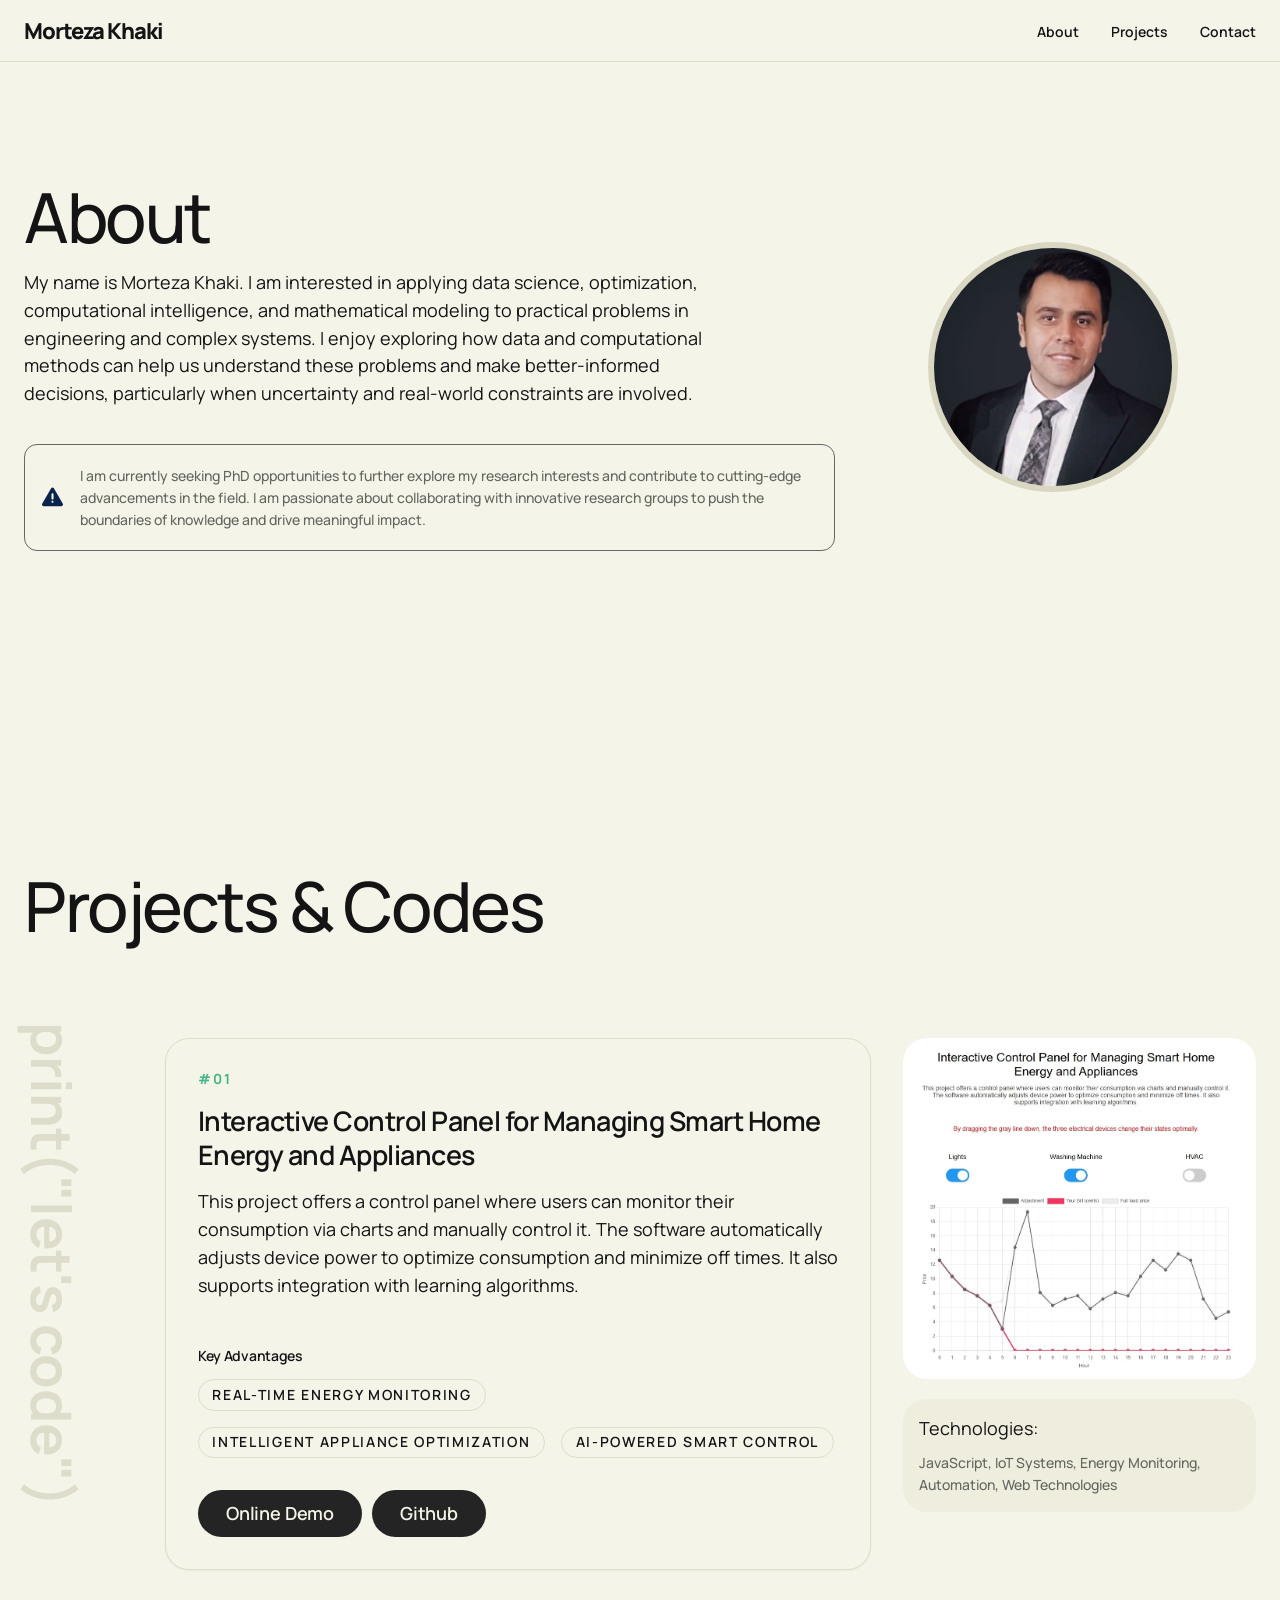
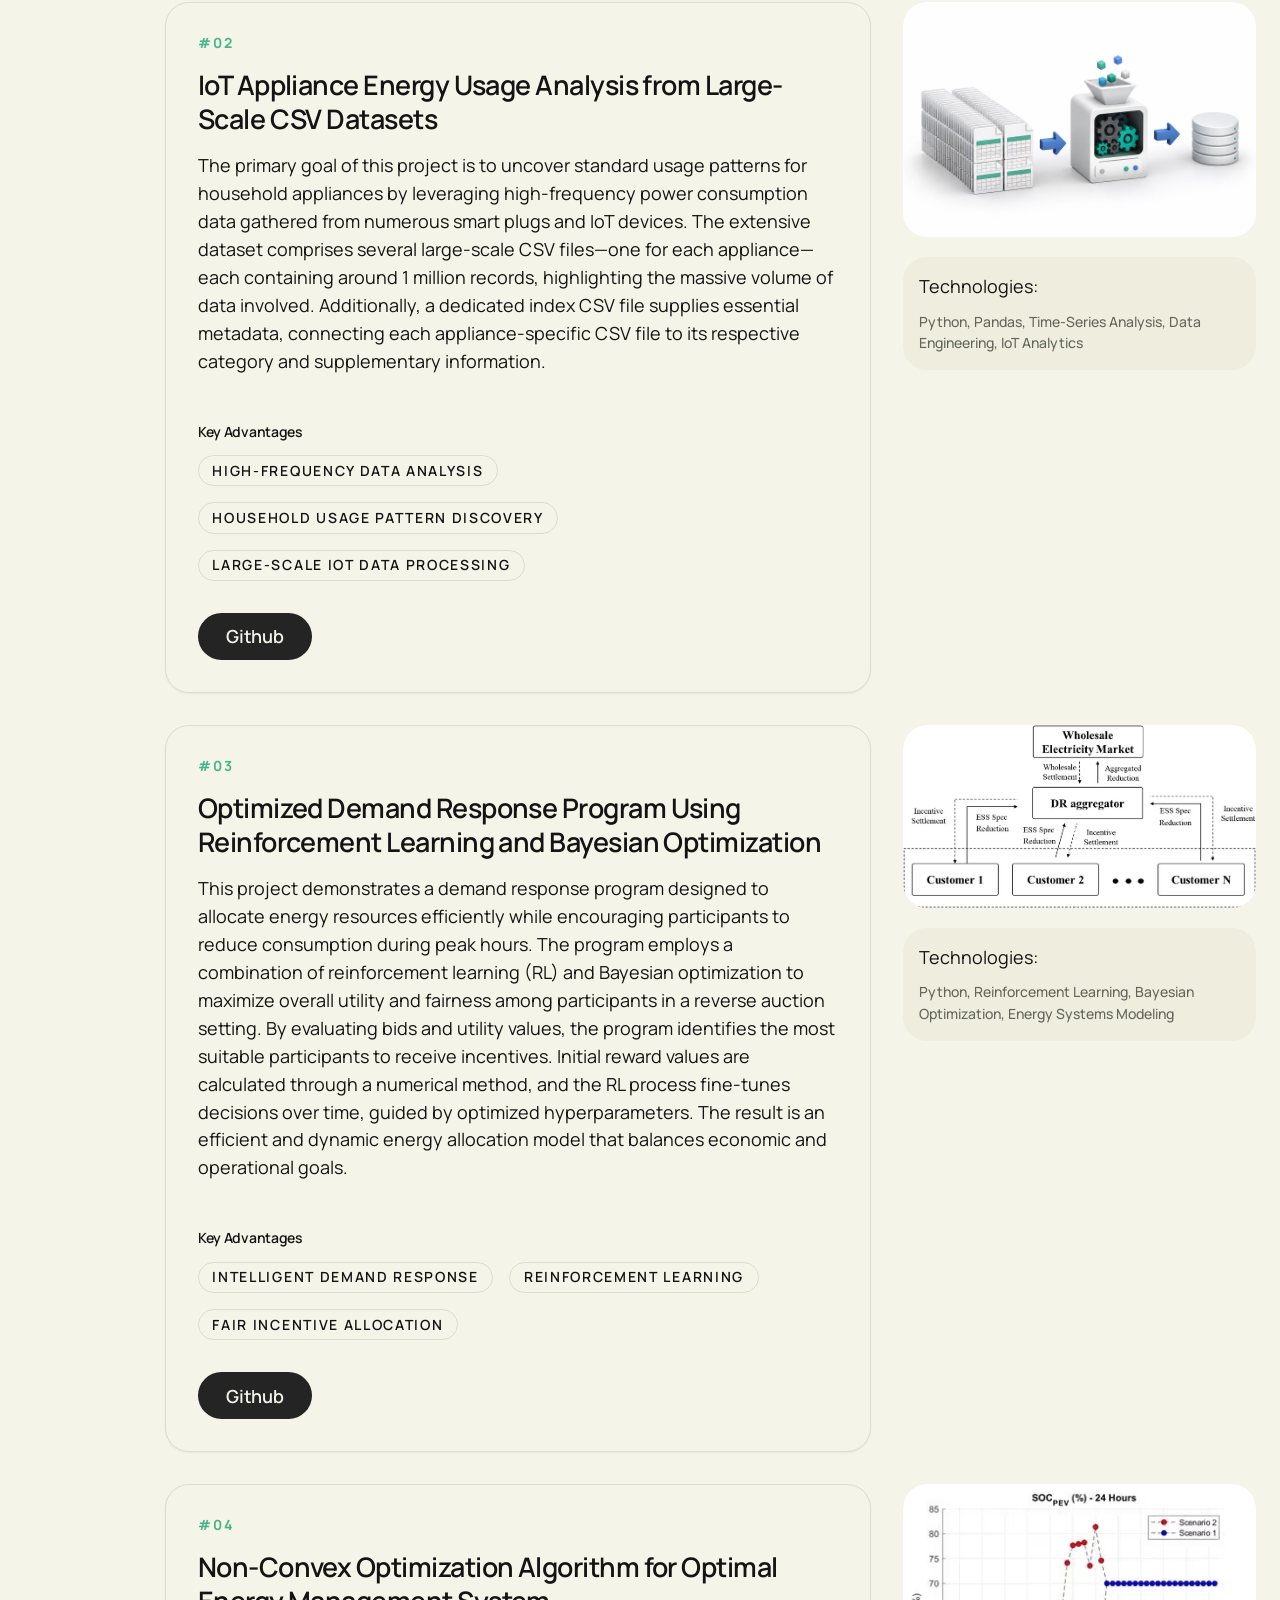
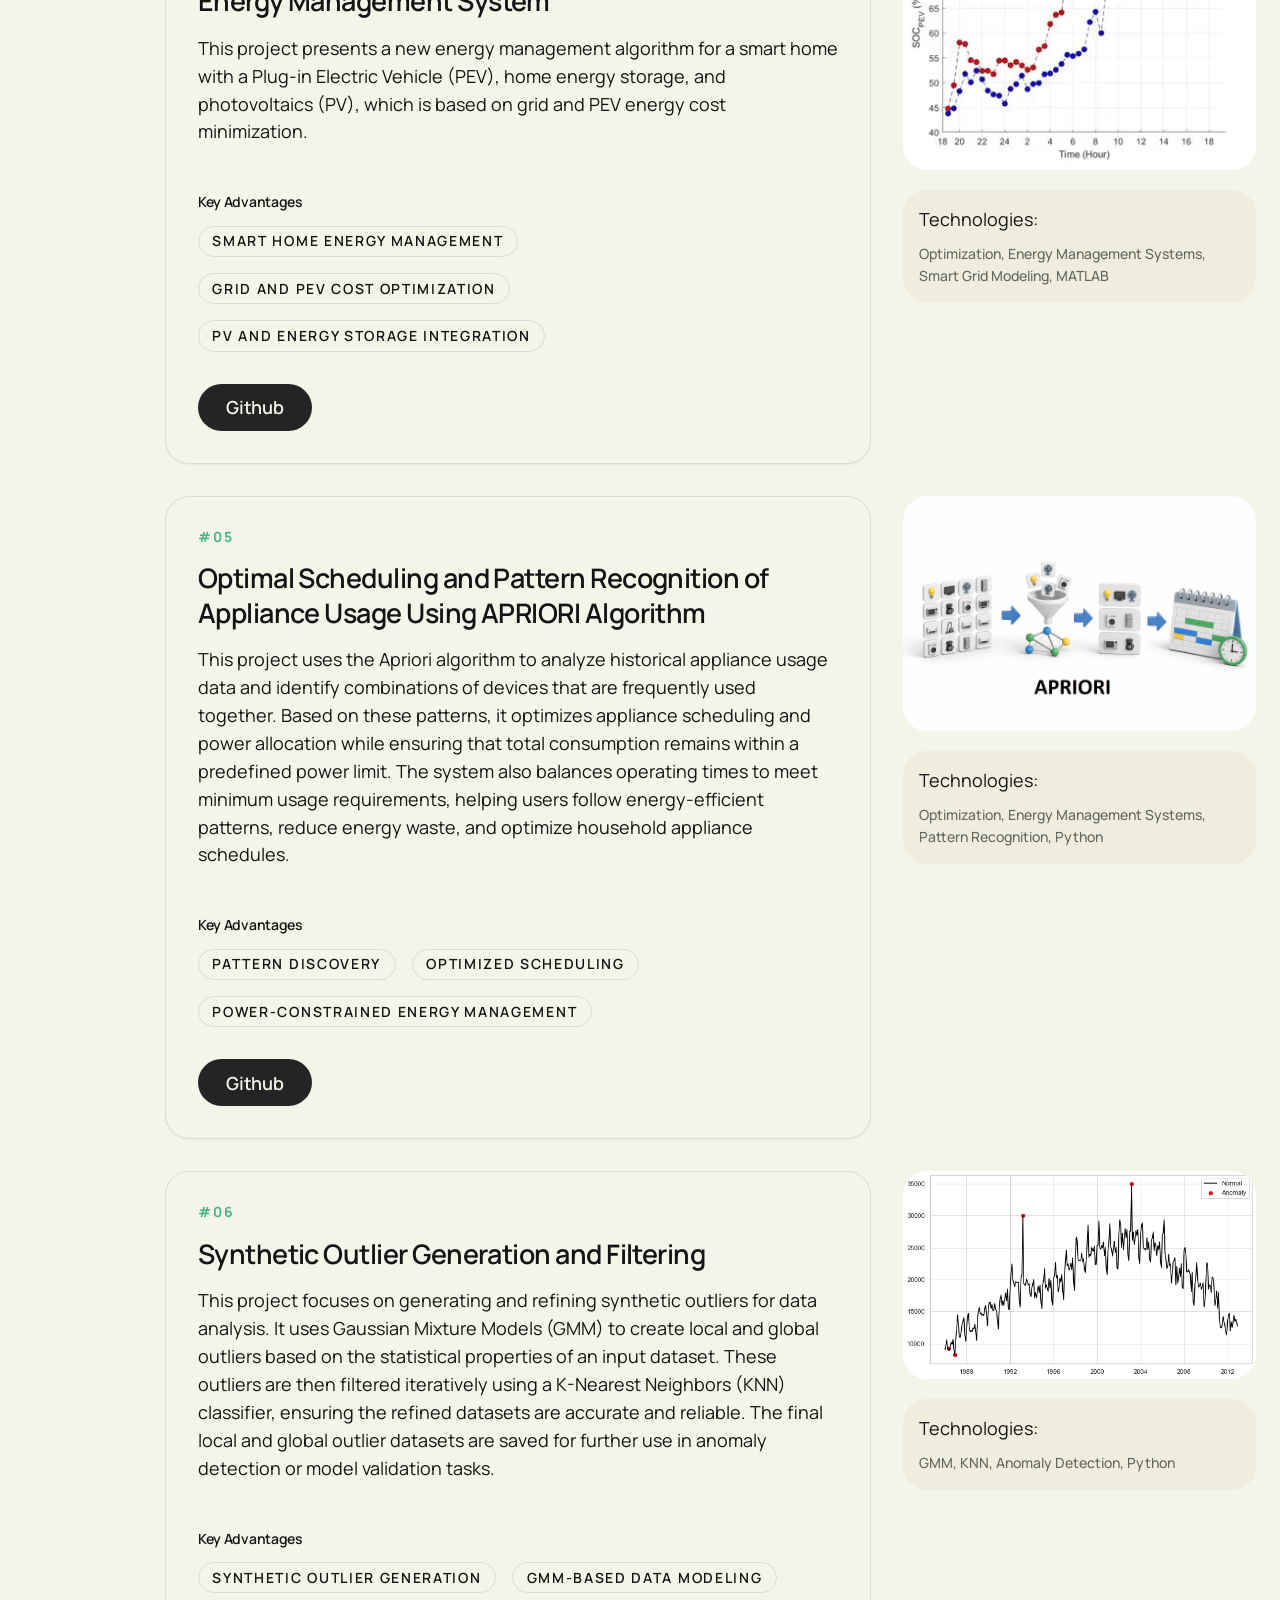
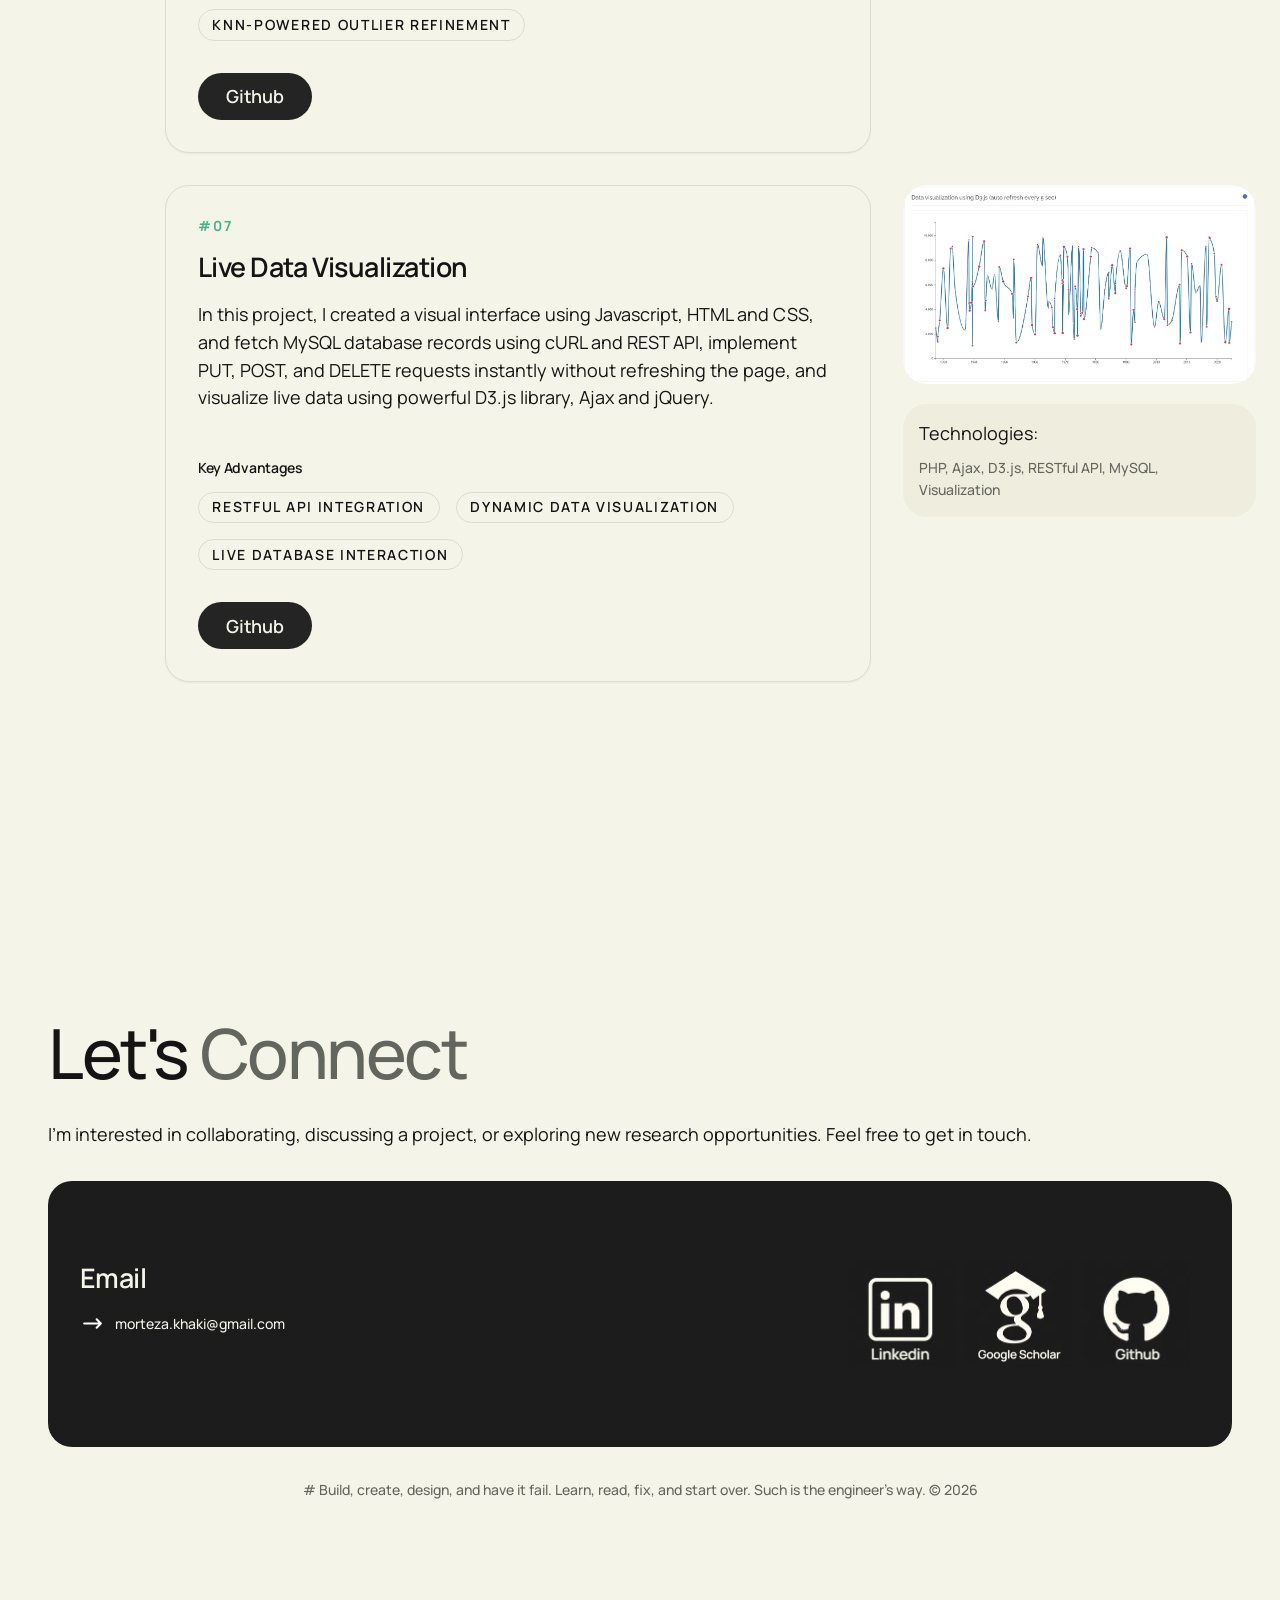
<file: index.html>
<!DOCTYPE html><html lang="en"><head><meta charset="UTF-8">
  <meta name="viewport" content="width=device-width, initial-scale=1.0">
  <title>Morteza Khaki</title>
  <link rel="preconnect" href="https://fonts.googleapis.com">
  <link rel="preconnect" href="https://fonts.gstatic.com" crossorigin="">
  <link href="https://fonts.googleapis.com/css2?family=Manrope:wght@200..800&amp;display=swap" rel="stylesheet">
  <link rel="stylesheet" href="style.css" />
  </head>
<body>
<nav data-section="navigation" class="m-nav">
	<a href="/" class="logo">Morteza Khaki</a>
	<ul id="nav-links" class="nav-links">
		<li><a href="#section01">About</a></li>
		<li><a href="#section02">Projects</a></li>
		<li><a href="#section03">Contact</a></li>
	</ul>
	<button type="button" class="nav-toggle" aria-label="Open menu" aria-controls="nav-links" aria-expanded="false">☰</button>
</nav>
<section data-section="features" data-snippet="features.sticky-split-rows" data-owned-motion="" class="ssr" id="section01" data-generated-section="section01">
  <div class="ssr__inner">
    <header class="ssr__head" data-slot="">
      <div class="svc-head">
        <h2 class="m-heading">About</h2>
        <p class="svc-lede"><span>My name is Morteza Khaki. I am interested in applying data science, optimization, computational intelligence, and mathematical modeling to practical problems in engineering and complex systems. I enjoy exploring how data and computational methods can help us understand these problems and make better-informed decisions, particularly when uncertainty and real-world constraints are involved.</span></p>
		<div class="alert">
			<img src="img/alert.svg" width="25" style="width: 25px"> 
			<p class="m-caption">I am currently seeking PhD opportunities to further explore my research interests and contribute to cutting-edge advancements in the field. I am passionate about collaborating with innovative research groups to push the boundaries of knowledge and drive meaningful impact.</p>
		</div>
      </div>
      <div class="svc-person">
        <img class="svc-avatar" src="img/morteza-khaki.avif" style="width: 250px; border-radius: 50%; border: 6px solid #d9d7c2;" alt="Morteza Khaki">
      </div>
    </header>
  </div>
</section>
<section data-section="features" data-snippet="features.sticky-split-rows" data-owned-motion="" class="ssr" id="section02" data-generated-section="section02">
  <div class="ssr__inner">
    <header class="ssr__head" data-slot="">
      <div class="svc-head">
        <h2 class="m-heading">Projects & Codes</h2>
      </div>
    </header>
    <div class="ssr__body">
      <aside class="ssr__rail">
        <div class="ssr__watermark" data-slot="text"><span>print("Let's code")</span></div>
      </aside>
      <div class="ssr__rows">
        <article class="ssr__row" data-slot="" data-sticky-under-nav="">
          <div class="svc-row">
            <div class="m-card svc-panel">
              <div class="svc-panel-top">
                <span class="m-label">#01</span>
              </div>
              <h3 class="m-display">Interactive Control Panel for Managing Smart Home Energy and Appliances</h3>
              <p class="svc-copy">This project offers a control panel where users can monitor their consumption via charts and manually control it. The software automatically adjusts device power to optimize consumption and minimize off times. It also supports integration with learning algorithms.</p>
              <div class="svc-offer">
                <h4 class="svc-offer-title">Key Advantages</h4>
                <div class="pill-row">
                  <span class="m-badge">Real-Time Energy Monitoring</span>
                  <span class="m-badge">Intelligent Appliance Optimization</span>
                  <span class="m-badge">AI-Powered Smart Control</span>
                </div>
              </div>
              <div class="svc-cta">
                <a class="m-btn mr-10" href="https://mortezakhakidev.github.io/demo/hems.html" data-motion="button-bubble-rise">Online Demo</a>
				<a class="m-btn mr-10" href="https://github.com/mortezakhakidev/interactive-control-panel" data-motion="button-bubble-rise">Github</a>
              </div>
            </div>
            <div class="round-media svc-media">
              <img src="img/01-control-panel.avif" data-people="" alt="Interactive Control Panel for Managing Smart Home Energy and Appliances">
              <div class="svc-overlay">
                <p class="svc-quote">Technologies:</p>
                <div class="svc-person">
                  <span class="m-caption svc-person-name">JavaScript, IoT Systems, Energy Monitoring, Automation, Web Technologies</span>
                </div>
              </div>
            </div>
          </div>
        </article>
		<article class="ssr__row" data-slot="" data-sticky-under-nav="">
          <div class="svc-row">
            <div class="m-card svc-panel">
              <div class="svc-panel-top">
                <span class="m-label">#02</span>
              </div>
              <h3 class="m-display">IoT Appliance Energy Usage Analysis from Large-Scale CSV Datasets</h3>
              <p class="svc-copy">The primary goal of this project is to uncover standard usage patterns for household appliances by leveraging high-frequency power consumption data gathered from numerous smart plugs and IoT devices. The extensive dataset comprises several large-scale CSV files—one for each appliance—each containing around 1 million records, highlighting the massive volume of data involved. Additionally, a dedicated index CSV file supplies essential metadata, connecting each appliance-specific CSV file to its respective category and supplementary information.</p>
              <div class="svc-offer">
                <h4 class="svc-offer-title">Key Advantages</h4>
                <div class="pill-row">
                  <span class="m-badge">High-Frequency Data Analysis</span>
                  <span class="m-badge">Household Usage Pattern Discovery</span>
                  <span class="m-badge">Large-Scale IoT Data Processing</span>
                </div>
              </div>
              <div class="svc-cta">
				<a class="m-btn mr-10" href="https://github.com/mortezakhakidev/Large-CSV-file-processing/" data-motion="button-bubble-rise">Github</a>
              </div>
            </div>
            <div class="round-media svc-media">
              <img src="img/02-iot.avif" data-people="" alt="IoT Appliance Energy Usage Analysis from Large-Scale CSV Datasets">
              <div class="svc-overlay">
                <p class="svc-quote">Technologies:</p>
                <div class="svc-person">
                  <span class="m-caption svc-person-name">Python, Pandas, Time-Series Analysis, Data Engineering, IoT Analytics</span>
                </div>
              </div>
            </div>
          </div>
        </article>
		<article class="ssr__row" data-slot="" data-sticky-under-nav="">
          <div class="svc-row">
            <div class="m-card svc-panel">
              <div class="svc-panel-top">
                <span class="m-label">#03</span>
              </div>
              <h3 class="m-display">Optimized Demand Response Program Using Reinforcement Learning and Bayesian Optimization</h3>
              <p class="svc-copy">This project demonstrates a demand response program designed to allocate energy resources efficiently while encouraging participants to reduce consumption during peak hours. The program employs a combination of reinforcement learning (RL) and Bayesian optimization to maximize overall utility and fairness among participants in a reverse auction setting. By evaluating bids and utility values, the program identifies the most suitable participants to receive incentives. Initial reward values are calculated through a numerical method, and the RL process fine-tunes decisions over time, guided by optimized hyperparameters. The result is an efficient and dynamic energy allocation model that balances economic and operational goals.</p>
              <div class="svc-offer">
                <h4 class="svc-offer-title">Key Advantages</h4>
                <div class="pill-row">
                  <span class="m-badge">Intelligent Demand Response</span>
                  <span class="m-badge">Reinforcement Learning</span>
                  <span class="m-badge">Fair Incentive Allocation</span>
                </div>
              </div>
              <div class="svc-cta">
				<a class="m-btn mr-10" href="https://github.com/mortezakhakidev/RL-Demand-Response/" data-motion="button-bubble-rise">Github</a>
              </div>
            </div>
            <div class="round-media svc-media">
              <img src="img/03-dr.avif" data-people="" alt="Demand Response Program Using Reinforcement Learning and Bayesian Optimization">
              <div class="svc-overlay">
                <p class="svc-quote">Technologies:</p>
                <div class="svc-person">
                  <span class="m-caption svc-person-name">Python, Reinforcement Learning, Bayesian Optimization, Energy Systems Modeling</span>
                </div>
              </div>
            </div>
          </div>
        </article>
        <article class="ssr__row" data-slot="" data-sticky-under-nav="">
          <div class="svc-row">
            <div class="m-card svc-panel">
              <div class="svc-panel-top">
                <span class="m-label">#04</span>
              </div>
              <h3 class="m-display">Non-Convex Optimization Algorithm for Optimal Energy Management System</h3>
              <p class="svc-copy">This project presents a new energy management algorithm for a smart home with a Plug-in Electric Vehicle (PEV), home energy storage, and photovoltaics (PV), which is based on grid and PEV energy cost minimization.</p>
              <div class="svc-offer">
                <h4 class="svc-offer-title">Key Advantages</h4>
                <div class="pill-row">
                  <span class="m-badge">Smart Home Energy Management</span>
                  <span class="m-badge">Grid and PEV Cost Optimization</span>
                  <span class="m-badge">PV and Energy Storage Integration</span>
                </div>
              </div>
              <div class="svc-cta">
				<a class="m-btn mr-10" href="https://github.com/mortezakhakidev/Smart-Home-EMS/" data-motion="button-bubble-rise">Github</a>
              </div>
            </div>
            <div class="round-media svc-media">
              <img src="img/04-non-convex.avif" data-people="" alt="Non-Convex Optimization Algorithm for Optimal Energy Management System">
              <div class="svc-overlay">
                <p class="svc-quote">Technologies:</p>
                <div class="svc-person">
                  <span class="m-caption svc-person-name">Optimization, Energy Management Systems, Smart Grid Modeling, MATLAB</span>
                </div>
              </div>
            </div>
          </div>
        </article>
        <article class="ssr__row" data-slot="" data-sticky-under-nav="">
          <div class="svc-row">
            <div class="m-card svc-panel">
              <div class="svc-panel-top">
                <span class="m-label">#05</span>
              </div>
              <h3 class="m-display">Optimal Scheduling and Pattern Recognition of Appliance Usage Using APRIORI Algorithm</h3>
              <p class="svc-copy">This project uses the Apriori algorithm to analyze historical appliance usage data and identify combinations of devices that are frequently used together. Based on these patterns, it optimizes appliance scheduling and power allocation while ensuring that total consumption remains within a predefined power limit. The system also balances operating times to meet minimum usage requirements, helping users follow energy-efficient patterns, reduce energy waste, and optimize household appliance schedules.</p>
              <div class="svc-offer">
                <h4 class="svc-offer-title">Key Advantages</h4>
                <div class="pill-row">
                  <span class="m-badge">Pattern Discovery</span>
                  <span class="m-badge">Optimized Scheduling</span>
                  <span class="m-badge">Power-Constrained Energy Management</span>
                </div>
              </div>
              <div class="svc-cta">
				<a class="m-btn mr-10" href="https://github.com/mortezakhakidev/Consumption-Pattern-Recognition" data-motion="button-bubble-rise">Github</a>
              </div>
            </div>
            <div class="round-media svc-media">
              <img src="img/05-apriori.avif" data-people="" alt="Optimal Scheduling and Pattern Recognition of Appliance Usage Using APRIORI Algorithm">
              <div class="svc-overlay">
                <p class="svc-quote">Technologies:</p>
                <div class="svc-person">
                  <span class="m-caption svc-person-name">Optimization, Energy Management Systems, Pattern Recognition, Python</span>
                </div>
              </div>
            </div>
          </div>
        </article>	
        <article class="ssr__row" data-slot="" data-sticky-under-nav="">
          <div class="svc-row">
            <div class="m-card svc-panel">
              <div class="svc-panel-top">
                <span class="m-label">#06</span>
              </div>
              <h3 class="m-display">Synthetic Outlier Generation and Filtering</h3>
              <p class="svc-copy">This project focuses on generating and refining synthetic outliers for data analysis. It uses Gaussian Mixture Models (GMM) to create local and global outliers based on the statistical properties of an input dataset. These outliers are then filtered iteratively using a K-Nearest Neighbors (KNN) classifier, ensuring the refined datasets are accurate and reliable. The final local and global outlier datasets are saved for further use in anomaly detection or model validation tasks.</p>
              <div class="svc-offer">
                <h4 class="svc-offer-title">Key Advantages</h4>
                <div class="pill-row">
                  <span class="m-badge">Synthetic Outlier Generation</span>
                  <span class="m-badge">GMM-Based Data Modeling</span>
                  <span class="m-badge">KNN-Powered Outlier Refinement</span>
                </div>
              </div>
              <div class="svc-cta">
				<a class="m-btn mr-10" href="https://github.com/mortezakhakidev/KNN-Anomaly-Detection" data-motion="button-bubble-rise">Github</a>
              </div>
            </div>
            <div class="round-media svc-media">
              <img src="img/06-outlier.avif" data-people="" alt="Synthetic Outlier Generation and Filtering">
              <div class="svc-overlay">
                <p class="svc-quote">Technologies:</p>
                <div class="svc-person">
                  <span class="m-caption svc-person-name">GMM, KNN, Anomaly Detection, Python</span>
                </div>
              </div>
            </div>
          </div>
        </article>	
        <article class="ssr__row" data-slot="" data-sticky-under-nav="">
          <div class="svc-row">
            <div class="m-card svc-panel">
              <div class="svc-panel-top">
                <span class="m-label">#07</span>
              </div>
              <h3 class="m-display">Live Data Visualization</h3>
              <p class="svc-copy">In this project, I created a visual interface using Javascript, HTML and CSS, and fetch MySQL database records using cURL and REST API, implement PUT, POST, and DELETE requests instantly without refreshing the page, and visualize live data using powerful D3.js library, Ajax and jQuery.</p>
              <div class="svc-offer">
                <h4 class="svc-offer-title">Key Advantages</h4>
                <div class="pill-row">
                  <span class="m-badge">RESTful API Integration</span>
                  <span class="m-badge">Dynamic Data Visualization</span>
                  <span class="m-badge">Live Database Interaction</span>
                </div>
              </div>
              <div class="svc-cta">
				<a class="m-btn mr-10" href="https://github.com/mortezakhakidev/Live-Data-Visualization-and-Management" data-motion="button-bubble-rise">Github</a>
              </div>
            </div>
            <div class="round-media svc-media">
              <img src="img/07-visualization.avif" data-people="" alt="Live Data Visualization">
              <div class="svc-overlay">
                <p class="svc-quote">Technologies:</p>
                <div class="svc-person">
                  <span class="m-caption svc-person-name">PHP, Ajax, D3.js, RESTful API, MySQL, Visualization</span>
                </div>
              </div>
            </div>
          </div>
        </article>
		</div>
    </div>
  </div>
</section>

<footer class="section" data-section="features" id="section03" data-generated-section="section03">
  <div class="container">
    <h2 class="m-heading section03-heading2"><span>Let's</span> <span class="text-muted">Connect</span></h2>
	<p class="section03-lede">I'm interested in collaborating, discussing a project, or exploring new research opportunities. Feel free to get in touch.</p>
    <div class="section03-bar m-section-alt">
      <ul class="grid-3 section03-list" data-motion="stagger-rise">
        <li class="section03-item">
          <h3 class="m-display">Email</h3>
          <p class="m-caption" style="display: flex; align-items: center; gap: 10px;"><img src="img/arrow-right.svg" width="25" style="width: 25px"> <a href="mailto:morteza.khaki@gmail.com">morteza.khaki@gmail.com</a></p>
        </li>
        <li class="section03-item">
        </li>
        <li class="section03-item">
          <div style="display: flex">
			<span class="mr-10"><a href="https://www.linkedin.com/in/morteza-khaki/"><img width="150px" src="img/linkedin.avif"></a></span>
			<span class="mr-10"><a href="https://scholar.google.com/citations?user=ku_jb4gAAAAJ&hl=en"><img width="150px" src="img/scholar.avif"></a></span>
			<span class="mr-10"><a href="https://github.com/mortezakhakidev"><img width="150px" src="img/github.avif"></a></span>
		  </div>
        </li>
      </ul>
    </div>
	<p class="section03-lede m-caption section11-copy" style="text-align: center"># Build, create, design, and have it fail. Learn, read, fix, and start over. Such is the engineer’s way. © 2026</p>
  </div>
</footer>
<script src="script.js"></script>
</body></html>
</file>
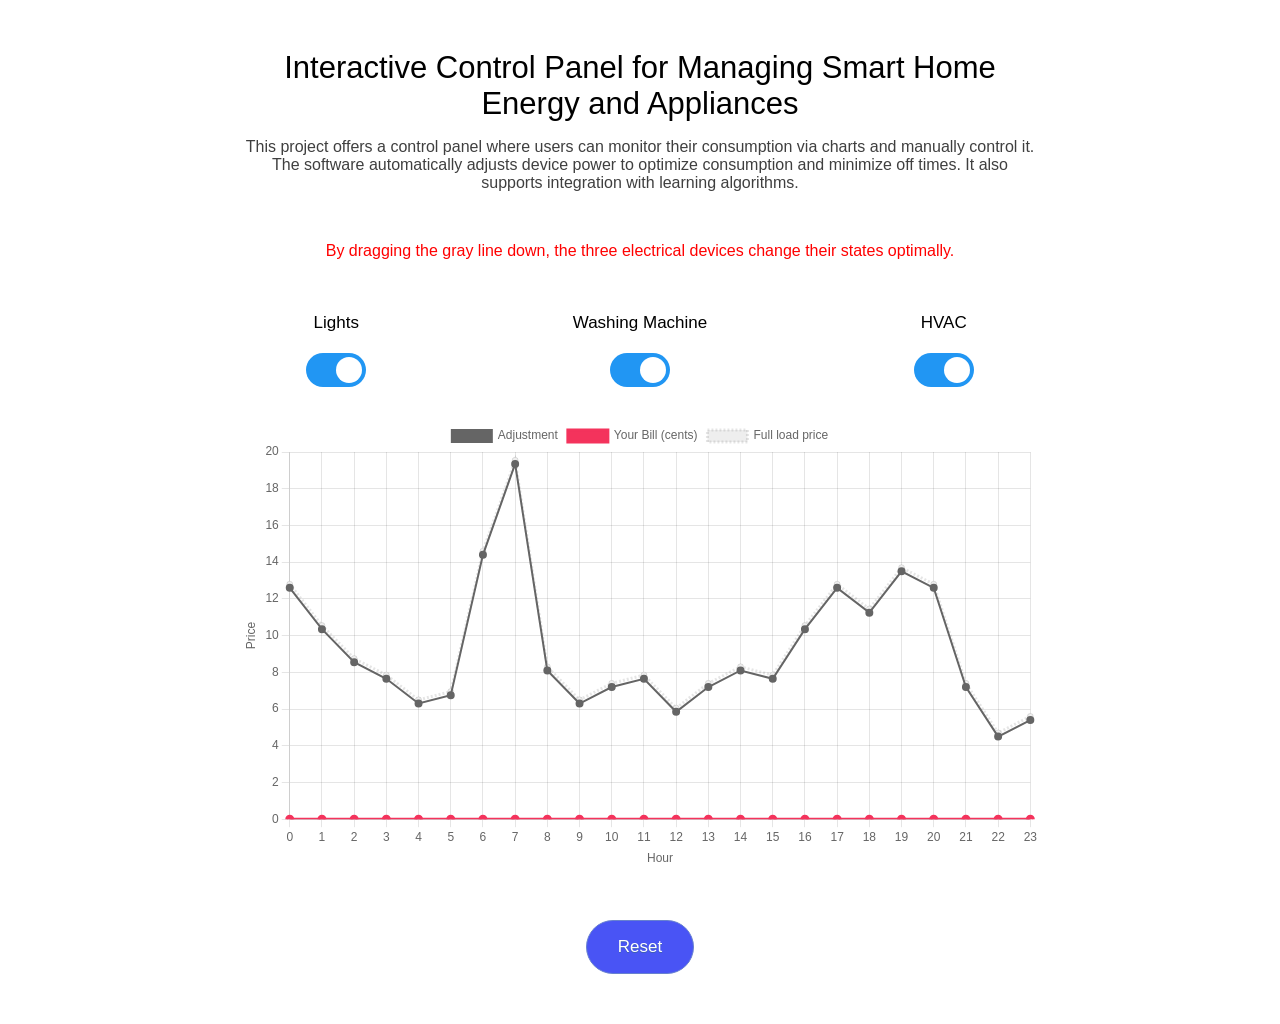
<file: demo/hems.html>
<!DOCTYPE html>
<html xmlns="http://www.w3.org/1999/xhtml" xml:lang="en" lang="en">
<meta http-equiv="content-type" content="text/html;charset=utf-8" />
<head>

  <!-- HEAD element: load the stylesheet and the chart.js library -->
  <head>
    <title>Home Energy Management System - by: Morteza Khaki</title>
	<meta http-equiv="Content-Type" content="text/html; charset=UTF-8"/>
    <meta name="language" content="EN"/>
    <script>
	/*!
	 * Chart.js v4.4.2
	 * https://www.chartjs.org
	 * (c) 2024 Chart.js Contributors
	 * Released under the MIT License
	 */
	!function(t,e){"object"==typeof exports&&"undefined"!=typeof module?module.exports=e():"function"==typeof define&&define.amd?define(e):(t="undefined"!=typeof globalThis?globalThis:t||self).Chart=e()}(this,(function(){"use strict";var t=Object.freeze({__proto__:null,get Colors(){return Go},get Decimation(){return Qo},get Filler(){return ma},get Legend(){return ya},get SubTitle(){return ka},get Title(){return Ma},get Tooltip(){return Ba}});function e(){}const i=(()=>{let t=0;return()=>t++})();function s(t){return null==t}function n(t){if(Array.isArray&&Array.isArray(t))return!0;const e=Object.prototype.toString.call(t);return"[object"===e.slice(0,7)&&"Array]"===e.slice(-6)}function o(t){return null!==t&&"[object Object]"===Object.prototype.toString.call(t)}function a(t){return("number"==typeof t||t instanceof Number)&&isFinite(+t)}function r(t,e){return a(t)?t:e}function l(t,e){return void 0===t?e:t}const h=(t,e)=>"string"==typeof t&&t.endsWith("%")?parseFloat(t)/100:+t/e,c=(t,e)=>"string"==typeof t&&t.endsWith("%")?parseFloat(t)/100*e:+t;function d(t,e,i){if(t&&"function"==typeof t.call)return t.apply(i,e)}function u(t,e,i,s){let a,r,l;if(n(t))if(r=t.length,s)for(a=r-1;a>=0;a--)e.call(i,t[a],a);else for(a=0;a<r;a++)e.call(i,t[a],a);else if(o(t))for(l=Object.keys(t),r=l.length,a=0;a<r;a++)e.call(i,t[l[a]],l[a])}function f(t,e){let i,s,n,o;if(!t||!e||t.length!==e.length)return!1;for(i=0,s=t.length;i<s;++i)if(n=t[i],o=e[i],n.datasetIndex!==o.datasetIndex||n.index!==o.index)return!1;return!0}function g(t){if(n(t))return t.map(g);if(o(t)){const e=Object.create(null),i=Object.keys(t),s=i.length;let n=0;for(;n<s;++n)e[i[n]]=g(t[i[n]]);return e}return t}function p(t){return-1===["__proto__","prototype","constructor"].indexOf(t)}function m(t,e,i,s){if(!p(t))return;const n=e[t],a=i[t];o(n)&&o(a)?b(n,a,s):e[t]=g(a)}function b(t,e,i){const s=n(e)?e:[e],a=s.length;if(!o(t))return t;const r=(i=i||{}).merger||m;let l;for(let e=0;e<a;++e){if(l=s[e],!o(l))continue;const n=Object.keys(l);for(let e=0,s=n.length;e<s;++e)r(n[e],t,l,i)}return t}function x(t,e){return b(t,e,{merger:_})}function _(t,e,i){if(!p(t))return;const s=e[t],n=i[t];o(s)&&o(n)?x(s,n):Object.prototype.hasOwnProperty.call(e,t)||(e[t]=g(n))}const y={"":t=>t,x:t=>t.x,y:t=>t.y};function v(t){const e=t.split("."),i=[];let s="";for(const t of e)s+=t,s.endsWith("\\")?s=s.slice(0,-1)+".":(i.push(s),s="");return i}function M(t,e){const i=y[e]||(y[e]=function(t){const e=v(t);return t=>{for(const i of e){if(""===i)break;t=t&&t[i]}return t}}(e));return i(t)}function w(t){return t.charAt(0).toUpperCase()+t.slice(1)}const k=t=>void 0!==t,S=t=>"function"==typeof t,P=(t,e)=>{if(t.size!==e.size)return!1;for(const i of t)if(!e.has(i))return!1;return!0};function D(t){return"mouseup"===t.type||"click"===t.type||"contextmenu"===t.type}const C=Math.PI,O=2*C,A=O+C,T=Number.POSITIVE_INFINITY,L=C/180,E=C/2,R=C/4,I=2*C/3,z=Math.log10,F=Math.sign;function V(t,e,i){return Math.abs(t-e)<i}function B(t){const e=Math.round(t);t=V(t,e,t/1e3)?e:t;const i=Math.pow(10,Math.floor(z(t))),s=t/i;return(s<=1?1:s<=2?2:s<=5?5:10)*i}function W(t){const e=[],i=Math.sqrt(t);let s;for(s=1;s<i;s++)t%s==0&&(e.push(s),e.push(t/s));return i===(0|i)&&e.push(i),e.sort(((t,e)=>t-e)).pop(),e}function N(t){return!isNaN(parseFloat(t))&&isFinite(t)}function H(t,e){const i=Math.round(t);return i-e<=t&&i+e>=t}function j(t,e,i){let s,n,o;for(s=0,n=t.length;s<n;s++)o=t[s][i],isNaN(o)||(e.min=Math.min(e.min,o),e.max=Math.max(e.max,o))}function $(t){return t*(C/180)}function Y(t){return t*(180/C)}function U(t){if(!a(t))return;let e=1,i=0;for(;Math.round(t*e)/e!==t;)e*=10,i++;return i}function X(t,e){const i=e.x-t.x,s=e.y-t.y,n=Math.sqrt(i*i+s*s);let o=Math.atan2(s,i);return o<-.5*C&&(o+=O),{angle:o,distance:n}}function q(t,e){return Math.sqrt(Math.pow(e.x-t.x,2)+Math.pow(e.y-t.y,2))}function K(t,e){return(t-e+A)%O-C}function G(t){return(t%O+O)%O}function Z(t,e,i,s){const n=G(t),o=G(e),a=G(i),r=G(o-n),l=G(a-n),h=G(n-o),c=G(n-a);return n===o||n===a||s&&o===a||r>l&&h<c}function J(t,e,i){return Math.max(e,Math.min(i,t))}function Q(t){return J(t,-32768,32767)}function tt(t,e,i,s=1e-6){return t>=Math.min(e,i)-s&&t<=Math.max(e,i)+s}function et(t,e,i){i=i||(i=>t[i]<e);let s,n=t.length-1,o=0;for(;n-o>1;)s=o+n>>1,i(s)?o=s:n=s;return{lo:o,hi:n}}const it=(t,e,i,s)=>et(t,i,s?s=>{const n=t[s][e];return n<i||n===i&&t[s+1][e]===i}:s=>t[s][e]<i),st=(t,e,i)=>et(t,i,(s=>t[s][e]>=i));function nt(t,e,i){let s=0,n=t.length;for(;s<n&&t[s]<e;)s++;for(;n>s&&t[n-1]>i;)n--;return s>0||n<t.length?t.slice(s,n):t}const ot=["push","pop","shift","splice","unshift"];function at(t,e){t._chartjs?t._chartjs.listeners.push(e):(Object.defineProperty(t,"_chartjs",{configurable:!0,enumerable:!1,value:{listeners:[e]}}),ot.forEach((e=>{const i="_onData"+w(e),s=t[e];Object.defineProperty(t,e,{configurable:!0,enumerable:!1,value(...e){const n=s.apply(this,e);return t._chartjs.listeners.forEach((t=>{"function"==typeof t[i]&&t[i](...e)})),n}})})))}function rt(t,e){const i=t._chartjs;if(!i)return;const s=i.listeners,n=s.indexOf(e);-1!==n&&s.splice(n,1),s.length>0||(ot.forEach((e=>{delete t[e]})),delete t._chartjs)}function lt(t){const e=new Set(t);return e.size===t.length?t:Array.from(e)}const ht="undefined"==typeof window?function(t){return t()}:window.requestAnimationFrame;function ct(t,e){let i=[],s=!1;return function(...n){i=n,s||(s=!0,ht.call(window,(()=>{s=!1,t.apply(e,i)})))}}function dt(t,e){let i;return function(...s){return e?(clearTimeout(i),i=setTimeout(t,e,s)):t.apply(this,s),e}}const ut=t=>"start"===t?"left":"end"===t?"right":"center",ft=(t,e,i)=>"start"===t?e:"end"===t?i:(e+i)/2,gt=(t,e,i,s)=>t===(s?"left":"right")?i:"center"===t?(e+i)/2:e;function pt(t,e,i){const s=e.length;let n=0,o=s;if(t._sorted){const{iScale:a,_parsed:r}=t,l=a.axis,{min:h,max:c,minDefined:d,maxDefined:u}=a.getUserBounds();d&&(n=J(Math.min(it(r,l,h).lo,i?s:it(e,l,a.getPixelForValue(h)).lo),0,s-1)),o=u?J(Math.max(it(r,a.axis,c,!0).hi+1,i?0:it(e,l,a.getPixelForValue(c),!0).hi+1),n,s)-n:s-n}return{start:n,count:o}}function mt(t){const{xScale:e,yScale:i,_scaleRanges:s}=t,n={xmin:e.min,xmax:e.max,ymin:i.min,ymax:i.max};if(!s)return t._scaleRanges=n,!0;const o=s.xmin!==e.min||s.xmax!==e.max||s.ymin!==i.min||s.ymax!==i.max;return Object.assign(s,n),o}class bt{constructor(){this._request=null,this._charts=new Map,this._running=!1,this._lastDate=void 0}_notify(t,e,i,s){const n=e.listeners[s],o=e.duration;n.forEach((s=>s({chart:t,initial:e.initial,numSteps:o,currentStep:Math.min(i-e.start,o)})))}_refresh(){this._request||(this._running=!0,this._request=ht.call(window,(()=>{this._update(),this._request=null,this._running&&this._refresh()})))}_update(t=Date.now()){let e=0;this._charts.forEach(((i,s)=>{if(!i.running||!i.items.length)return;const n=i.items;let o,a=n.length-1,r=!1;for(;a>=0;--a)o=n[a],o._active?(o._total>i.duration&&(i.duration=o._total),o.tick(t),r=!0):(n[a]=n[n.length-1],n.pop());r&&(s.draw(),this._notify(s,i,t,"progress")),n.length||(i.running=!1,this._notify(s,i,t,"complete"),i.initial=!1),e+=n.length})),this._lastDate=t,0===e&&(this._running=!1)}_getAnims(t){const e=this._charts;let i=e.get(t);return i||(i={running:!1,initial:!0,items:[],listeners:{complete:[],progress:[]}},e.set(t,i)),i}listen(t,e,i){this._getAnims(t).listeners[e].push(i)}add(t,e){e&&e.length&&this._getAnims(t).items.push(...e)}has(t){return this._getAnims(t).items.length>0}start(t){const e=this._charts.get(t);e&&(e.running=!0,e.start=Date.now(),e.duration=e.items.reduce(((t,e)=>Math.max(t,e._duration)),0),this._refresh())}running(t){if(!this._running)return!1;const e=this._charts.get(t);return!!(e&&e.running&&e.items.length)}stop(t){const e=this._charts.get(t);if(!e||!e.items.length)return;const i=e.items;let s=i.length-1;for(;s>=0;--s)i[s].cancel();e.items=[],this._notify(t,e,Date.now(),"complete")}remove(t){return this._charts.delete(t)}}var xt=new bt;
	/*!
	 * @kurkle/color v0.3.2
	 * https://github.com/kurkle/color#readme
	 * (c) 2023 Jukka Kurkela
	 * Released under the MIT License
	 */function _t(t){return t+.5|0}const yt=(t,e,i)=>Math.max(Math.min(t,i),e);function vt(t){return yt(_t(2.55*t),0,255)}function Mt(t){return yt(_t(255*t),0,255)}function wt(t){return yt(_t(t/2.55)/100,0,1)}function kt(t){return yt(_t(100*t),0,100)}const St={0:0,1:1,2:2,3:3,4:4,5:5,6:6,7:7,8:8,9:9,A:10,B:11,C:12,D:13,E:14,F:15,a:10,b:11,c:12,d:13,e:14,f:15},Pt=[..."0123456789ABCDEF"],Dt=t=>Pt[15&t],Ct=t=>Pt[(240&t)>>4]+Pt[15&t],Ot=t=>(240&t)>>4==(15&t);function At(t){var e=(t=>Ot(t.r)&&Ot(t.g)&&Ot(t.b)&&Ot(t.a))(t)?Dt:Ct;return t?"#"+e(t.r)+e(t.g)+e(t.b)+((t,e)=>t<255?e(t):"")(t.a,e):void 0}const Tt=/^(hsla?|hwb|hsv)\(\s*([-+.e\d]+)(?:deg)?[\s,]+([-+.e\d]+)%[\s,]+([-+.e\d]+)%(?:[\s,]+([-+.e\d]+)(%)?)?\s*\)$/;function Lt(t,e,i){const s=e*Math.min(i,1-i),n=(e,n=(e+t/30)%12)=>i-s*Math.max(Math.min(n-3,9-n,1),-1);return[n(0),n(8),n(4)]}function Et(t,e,i){const s=(s,n=(s+t/60)%6)=>i-i*e*Math.max(Math.min(n,4-n,1),0);return[s(5),s(3),s(1)]}function Rt(t,e,i){const s=Lt(t,1,.5);let n;for(e+i>1&&(n=1/(e+i),e*=n,i*=n),n=0;n<3;n++)s[n]*=1-e-i,s[n]+=e;return s}function It(t){const e=t.r/255,i=t.g/255,s=t.b/255,n=Math.max(e,i,s),o=Math.min(e,i,s),a=(n+o)/2;let r,l,h;return n!==o&&(h=n-o,l=a>.5?h/(2-n-o):h/(n+o),r=function(t,e,i,s,n){return t===n?(e-i)/s+(e<i?6:0):e===n?(i-t)/s+2:(t-e)/s+4}(e,i,s,h,n),r=60*r+.5),[0|r,l||0,a]}function zt(t,e,i,s){return(Array.isArray(e)?t(e[0],e[1],e[2]):t(e,i,s)).map(Mt)}function Ft(t,e,i){return zt(Lt,t,e,i)}function Vt(t){return(t%360+360)%360}function Bt(t){const e=Tt.exec(t);let i,s=255;if(!e)return;e[5]!==i&&(s=e[6]?vt(+e[5]):Mt(+e[5]));const n=Vt(+e[2]),o=+e[3]/100,a=+e[4]/100;return i="hwb"===e[1]?function(t,e,i){return zt(Rt,t,e,i)}(n,o,a):"hsv"===e[1]?function(t,e,i){return zt(Et,t,e,i)}(n,o,a):Ft(n,o,a),{r:i[0],g:i[1],b:i[2],a:s}}const Wt={x:"dark",Z:"light",Y:"re",X:"blu",W:"gr",V:"medium",U:"slate",A:"ee",T:"ol",S:"or",B:"ra",C:"lateg",D:"ights",R:"in",Q:"turquois",E:"hi",P:"ro",O:"al",N:"le",M:"de",L:"yello",F:"en",K:"ch",G:"arks",H:"ea",I:"ightg",J:"wh"},Nt={OiceXe:"f0f8ff",antiquewEte:"faebd7",aqua:"ffff",aquamarRe:"7fffd4",azuY:"f0ffff",beige:"f5f5dc",bisque:"ffe4c4",black:"0",blanKedOmond:"ffebcd",Xe:"ff",XeviTet:"8a2be2",bPwn:"a52a2a",burlywood:"deb887",caMtXe:"5f9ea0",KartYuse:"7fff00",KocTate:"d2691e",cSO:"ff7f50",cSnflowerXe:"6495ed",cSnsilk:"fff8dc",crimson:"dc143c",cyan:"ffff",xXe:"8b",xcyan:"8b8b",xgTMnPd:"b8860b",xWay:"a9a9a9",xgYF:"6400",xgYy:"a9a9a9",xkhaki:"bdb76b",xmagFta:"8b008b",xTivegYF:"556b2f",xSange:"ff8c00",xScEd:"9932cc",xYd:"8b0000",xsOmon:"e9967a",xsHgYF:"8fbc8f",xUXe:"483d8b",xUWay:"2f4f4f",xUgYy:"2f4f4f",xQe:"ced1",xviTet:"9400d3",dAppRk:"ff1493",dApskyXe:"bfff",dimWay:"696969",dimgYy:"696969",dodgerXe:"1e90ff",fiYbrick:"b22222",flSOwEte:"fffaf0",foYstWAn:"228b22",fuKsia:"ff00ff",gaRsbSo:"dcdcdc",ghostwEte:"f8f8ff",gTd:"ffd700",gTMnPd:"daa520",Way:"808080",gYF:"8000",gYFLw:"adff2f",gYy:"808080",honeyMw:"f0fff0",hotpRk:"ff69b4",RdianYd:"cd5c5c",Rdigo:"4b0082",ivSy:"fffff0",khaki:"f0e68c",lavFMr:"e6e6fa",lavFMrXsh:"fff0f5",lawngYF:"7cfc00",NmoncEffon:"fffacd",ZXe:"add8e6",ZcSO:"f08080",Zcyan:"e0ffff",ZgTMnPdLw:"fafad2",ZWay:"d3d3d3",ZgYF:"90ee90",ZgYy:"d3d3d3",ZpRk:"ffb6c1",ZsOmon:"ffa07a",ZsHgYF:"20b2aa",ZskyXe:"87cefa",ZUWay:"778899",ZUgYy:"778899",ZstAlXe:"b0c4de",ZLw:"ffffe0",lime:"ff00",limegYF:"32cd32",lRF:"faf0e6",magFta:"ff00ff",maPon:"800000",VaquamarRe:"66cdaa",VXe:"cd",VScEd:"ba55d3",VpurpN:"9370db",VsHgYF:"3cb371",VUXe:"7b68ee",VsprRggYF:"fa9a",VQe:"48d1cc",VviTetYd:"c71585",midnightXe:"191970",mRtcYam:"f5fffa",mistyPse:"ffe4e1",moccasR:"ffe4b5",navajowEte:"ffdead",navy:"80",Tdlace:"fdf5e6",Tive:"808000",TivedBb:"6b8e23",Sange:"ffa500",SangeYd:"ff4500",ScEd:"da70d6",pOegTMnPd:"eee8aa",pOegYF:"98fb98",pOeQe:"afeeee",pOeviTetYd:"db7093",papayawEp:"ffefd5",pHKpuff:"ffdab9",peru:"cd853f",pRk:"ffc0cb",plum:"dda0dd",powMrXe:"b0e0e6",purpN:"800080",YbeccapurpN:"663399",Yd:"ff0000",Psybrown:"bc8f8f",PyOXe:"4169e1",saddNbPwn:"8b4513",sOmon:"fa8072",sandybPwn:"f4a460",sHgYF:"2e8b57",sHshell:"fff5ee",siFna:"a0522d",silver:"c0c0c0",skyXe:"87ceeb",UXe:"6a5acd",UWay:"708090",UgYy:"708090",snow:"fffafa",sprRggYF:"ff7f",stAlXe:"4682b4",tan:"d2b48c",teO:"8080",tEstN:"d8bfd8",tomato:"ff6347",Qe:"40e0d0",viTet:"ee82ee",JHt:"f5deb3",wEte:"ffffff",wEtesmoke:"f5f5f5",Lw:"ffff00",LwgYF:"9acd32"};let Ht;function jt(t){Ht||(Ht=function(){const t={},e=Object.keys(Nt),i=Object.keys(Wt);let s,n,o,a,r;for(s=0;s<e.length;s++){for(a=r=e[s],n=0;n<i.length;n++)o=i[n],r=r.replace(o,Wt[o]);o=parseInt(Nt[a],16),t[r]=[o>>16&255,o>>8&255,255&o]}return t}(),Ht.transparent=[0,0,0,0]);const e=Ht[t.toLowerCase()];return e&&{r:e[0],g:e[1],b:e[2],a:4===e.length?e[3]:255}}const $t=/^rgba?\(\s*([-+.\d]+)(%)?[\s,]+([-+.e\d]+)(%)?[\s,]+([-+.e\d]+)(%)?(?:[\s,/]+([-+.e\d]+)(%)?)?\s*\)$/;const Yt=t=>t<=.0031308?12.92*t:1.055*Math.pow(t,1/2.4)-.055,Ut=t=>t<=.04045?t/12.92:Math.pow((t+.055)/1.055,2.4);function Xt(t,e,i){if(t){let s=It(t);s[e]=Math.max(0,Math.min(s[e]+s[e]*i,0===e?360:1)),s=Ft(s),t.r=s[0],t.g=s[1],t.b=s[2]}}function qt(t,e){return t?Object.assign(e||{},t):t}function Kt(t){var e={r:0,g:0,b:0,a:255};return Array.isArray(t)?t.length>=3&&(e={r:t[0],g:t[1],b:t[2],a:255},t.length>3&&(e.a=Mt(t[3]))):(e=qt(t,{r:0,g:0,b:0,a:1})).a=Mt(e.a),e}function Gt(t){return"r"===t.charAt(0)?function(t){const e=$t.exec(t);let i,s,n,o=255;if(e){if(e[7]!==i){const t=+e[7];o=e[8]?vt(t):yt(255*t,0,255)}return i=+e[1],s=+e[3],n=+e[5],i=255&(e[2]?vt(i):yt(i,0,255)),s=255&(e[4]?vt(s):yt(s,0,255)),n=255&(e[6]?vt(n):yt(n,0,255)),{r:i,g:s,b:n,a:o}}}(t):Bt(t)}class Zt{constructor(t){if(t instanceof Zt)return t;const e=typeof t;let i;var s,n,o;"object"===e?i=Kt(t):"string"===e&&(o=(s=t).length,"#"===s[0]&&(4===o||5===o?n={r:255&17*St[s[1]],g:255&17*St[s[2]],b:255&17*St[s[3]],a:5===o?17*St[s[4]]:255}:7!==o&&9!==o||(n={r:St[s[1]]<<4|St[s[2]],g:St[s[3]]<<4|St[s[4]],b:St[s[5]]<<4|St[s[6]],a:9===o?St[s[7]]<<4|St[s[8]]:255})),i=n||jt(t)||Gt(t)),this._rgb=i,this._valid=!!i}get valid(){return this._valid}get rgb(){var t=qt(this._rgb);return t&&(t.a=wt(t.a)),t}set rgb(t){this._rgb=Kt(t)}rgbString(){return this._valid?(t=this._rgb)&&(t.a<255?`rgba(${t.r}, ${t.g}, ${t.b}, ${wt(t.a)})`:`rgb(${t.r}, ${t.g}, ${t.b})`):void 0;var t}hexString(){return this._valid?At(this._rgb):void 0}hslString(){return this._valid?function(t){if(!t)return;const e=It(t),i=e[0],s=kt(e[1]),n=kt(e[2]);return t.a<255?`hsla(${i}, ${s}%, ${n}%, ${wt(t.a)})`:`hsl(${i}, ${s}%, ${n}%)`}(this._rgb):void 0}mix(t,e){if(t){const i=this.rgb,s=t.rgb;let n;const o=e===n?.5:e,a=2*o-1,r=i.a-s.a,l=((a*r==-1?a:(a+r)/(1+a*r))+1)/2;n=1-l,i.r=255&l*i.r+n*s.r+.5,i.g=255&l*i.g+n*s.g+.5,i.b=255&l*i.b+n*s.b+.5,i.a=o*i.a+(1-o)*s.a,this.rgb=i}return this}interpolate(t,e){return t&&(this._rgb=function(t,e,i){const s=Ut(wt(t.r)),n=Ut(wt(t.g)),o=Ut(wt(t.b));return{r:Mt(Yt(s+i*(Ut(wt(e.r))-s))),g:Mt(Yt(n+i*(Ut(wt(e.g))-n))),b:Mt(Yt(o+i*(Ut(wt(e.b))-o))),a:t.a+i*(e.a-t.a)}}(this._rgb,t._rgb,e)),this}clone(){return new Zt(this.rgb)}alpha(t){return this._rgb.a=Mt(t),this}clearer(t){return this._rgb.a*=1-t,this}greyscale(){const t=this._rgb,e=_t(.3*t.r+.59*t.g+.11*t.b);return t.r=t.g=t.b=e,this}opaquer(t){return this._rgb.a*=1+t,this}negate(){const t=this._rgb;return t.r=255-t.r,t.g=255-t.g,t.b=255-t.b,this}lighten(t){return Xt(this._rgb,2,t),this}darken(t){return Xt(this._rgb,2,-t),this}saturate(t){return Xt(this._rgb,1,t),this}desaturate(t){return Xt(this._rgb,1,-t),this}rotate(t){return function(t,e){var i=It(t);i[0]=Vt(i[0]+e),i=Ft(i),t.r=i[0],t.g=i[1],t.b=i[2]}(this._rgb,t),this}}function Jt(t){if(t&&"object"==typeof t){const e=t.toString();return"[object CanvasPattern]"===e||"[object CanvasGradient]"===e}return!1}function Qt(t){return Jt(t)?t:new Zt(t)}function te(t){return Jt(t)?t:new Zt(t).saturate(.5).darken(.1).hexString()}const ee=["x","y","borderWidth","radius","tension"],ie=["color","borderColor","backgroundColor"];const se=new Map;function ne(t,e,i){return function(t,e){e=e||{};const i=t+JSON.stringify(e);let s=se.get(i);return s||(s=new Intl.NumberFormat(t,e),se.set(i,s)),s}(e,i).format(t)}const oe={values:t=>n(t)?t:""+t,numeric(t,e,i){if(0===t)return"0";const s=this.chart.options.locale;let n,o=t;if(i.length>1){const e=Math.max(Math.abs(i[0].value),Math.abs(i[i.length-1].value));(e<1e-4||e>1e15)&&(n="scientific"),o=function(t,e){let i=e.length>3?e[2].value-e[1].value:e[1].value-e[0].value;Math.abs(i)>=1&&t!==Math.floor(t)&&(i=t-Math.floor(t));return i}(t,i)}const a=z(Math.abs(o)),r=isNaN(a)?1:Math.max(Math.min(-1*Math.floor(a),20),0),l={notation:n,minimumFractionDigits:r,maximumFractionDigits:r};return Object.assign(l,this.options.ticks.format),ne(t,s,l)},logarithmic(t,e,i){if(0===t)return"0";const s=i[e].significand||t/Math.pow(10,Math.floor(z(t)));return[1,2,3,5,10,15].includes(s)||e>.8*i.length?oe.numeric.call(this,t,e,i):""}};var ae={formatters:oe};const re=Object.create(null),le=Object.create(null);function he(t,e){if(!e)return t;const i=e.split(".");for(let e=0,s=i.length;e<s;++e){const s=i[e];t=t[s]||(t[s]=Object.create(null))}return t}function ce(t,e,i){return"string"==typeof e?b(he(t,e),i):b(he(t,""),e)}class de{constructor(t,e){this.animation=void 0,this.backgroundColor="rgba(0,0,0,0.1)",this.borderColor="rgba(0,0,0,0.1)",this.color="#666",this.datasets={},this.devicePixelRatio=t=>t.chart.platform.getDevicePixelRatio(),this.elements={},this.events=["mousemove","mouseout","click","touchstart","touchmove"],this.font={family:"'Helvetica Neue', 'Helvetica', 'Arial', sans-serif",size:12,style:"normal",lineHeight:1.2,weight:null},this.hover={},this.hoverBackgroundColor=(t,e)=>te(e.backgroundColor),this.hoverBorderColor=(t,e)=>te(e.borderColor),this.hoverColor=(t,e)=>te(e.color),this.indexAxis="x",this.interaction={mode:"nearest",intersect:!0,includeInvisible:!1},this.maintainAspectRatio=!0,this.onHover=null,this.onClick=null,this.parsing=!0,this.plugins={},this.responsive=!0,this.scale=void 0,this.scales={},this.showLine=!0,this.drawActiveElementsOnTop=!0,this.describe(t),this.apply(e)}set(t,e){return ce(this,t,e)}get(t){return he(this,t)}describe(t,e){return ce(le,t,e)}override(t,e){return ce(re,t,e)}route(t,e,i,s){const n=he(this,t),a=he(this,i),r="_"+e;Object.defineProperties(n,{[r]:{value:n[e],writable:!0},[e]:{enumerable:!0,get(){const t=this[r],e=a[s];return o(t)?Object.assign({},e,t):l(t,e)},set(t){this[r]=t}}})}apply(t){t.forEach((t=>t(this)))}}var ue=new de({_scriptable:t=>!t.startsWith("on"),_indexable:t=>"events"!==t,hover:{_fallback:"interaction"},interaction:{_scriptable:!1,_indexable:!1}},[function(t){t.set("animation",{delay:void 0,duration:1e3,easing:"easeOutQuart",fn:void 0,from:void 0,loop:void 0,to:void 0,type:void 0}),t.describe("animation",{_fallback:!1,_indexable:!1,_scriptable:t=>"onProgress"!==t&&"onComplete"!==t&&"fn"!==t}),t.set("animations",{colors:{type:"color",properties:ie},numbers:{type:"number",properties:ee}}),t.describe("animations",{_fallback:"animation"}),t.set("transitions",{active:{animation:{duration:400}},resize:{animation:{duration:0}},show:{animations:{colors:{from:"transparent"},visible:{type:"boolean",duration:0}}},hide:{animations:{colors:{to:"transparent"},visible:{type:"boolean",easing:"linear",fn:t=>0|t}}}})},function(t){t.set("layout",{autoPadding:!0,padding:{top:0,right:0,bottom:0,left:0}})},function(t){t.set("scale",{display:!0,offset:!1,reverse:!1,beginAtZero:!1,bounds:"ticks",clip:!0,grace:0,grid:{display:!0,lineWidth:1,drawOnChartArea:!0,drawTicks:!0,tickLength:8,tickWidth:(t,e)=>e.lineWidth,tickColor:(t,e)=>e.color,offset:!1},border:{display:!0,dash:[],dashOffset:0,width:1},title:{display:!1,text:"",padding:{top:4,bottom:4}},ticks:{minRotation:0,maxRotation:50,mirror:!1,textStrokeWidth:0,textStrokeColor:"",padding:3,display:!0,autoSkip:!0,autoSkipPadding:3,labelOffset:0,callback:ae.formatters.values,minor:{},major:{},align:"center",crossAlign:"near",showLabelBackdrop:!1,backdropColor:"rgba(255, 255, 255, 0.75)",backdropPadding:2}}),t.route("scale.ticks","color","","color"),t.route("scale.grid","color","","borderColor"),t.route("scale.border","color","","borderColor"),t.route("scale.title","color","","color"),t.describe("scale",{_fallback:!1,_scriptable:t=>!t.startsWith("before")&&!t.startsWith("after")&&"callback"!==t&&"parser"!==t,_indexable:t=>"borderDash"!==t&&"tickBorderDash"!==t&&"dash"!==t}),t.describe("scales",{_fallback:"scale"}),t.describe("scale.ticks",{_scriptable:t=>"backdropPadding"!==t&&"callback"!==t,_indexable:t=>"backdropPadding"!==t})}]);function fe(){return"undefined"!=typeof window&&"undefined"!=typeof document}function ge(t){let e=t.parentNode;return e&&"[object ShadowRoot]"===e.toString()&&(e=e.host),e}function pe(t,e,i){let s;return"string"==typeof t?(s=parseInt(t,10),-1!==t.indexOf("%")&&(s=s/100*e.parentNode[i])):s=t,s}const me=t=>t.ownerDocument.defaultView.getComputedStyle(t,null);function be(t,e){return me(t).getPropertyValue(e)}const xe=["top","right","bottom","left"];function _e(t,e,i){const s={};i=i?"-"+i:"";for(let n=0;n<4;n++){const o=xe[n];s[o]=parseFloat(t[e+"-"+o+i])||0}return s.width=s.left+s.right,s.height=s.top+s.bottom,s}const ye=(t,e,i)=>(t>0||e>0)&&(!i||!i.shadowRoot);function ve(t,e){if("native"in t)return t;const{canvas:i,currentDevicePixelRatio:s}=e,n=me(i),o="border-box"===n.boxSizing,a=_e(n,"padding"),r=_e(n,"border","width"),{x:l,y:h,box:c}=function(t,e){const i=t.touches,s=i&&i.length?i[0]:t,{offsetX:n,offsetY:o}=s;let a,r,l=!1;if(ye(n,o,t.target))a=n,r=o;else{const t=e.getBoundingClientRect();a=s.clientX-t.left,r=s.clientY-t.top,l=!0}return{x:a,y:r,box:l}}(t,i),d=a.left+(c&&r.left),u=a.top+(c&&r.top);let{width:f,height:g}=e;return o&&(f-=a.width+r.width,g-=a.height+r.height),{x:Math.round((l-d)/f*i.width/s),y:Math.round((h-u)/g*i.height/s)}}const Me=t=>Math.round(10*t)/10;function we(t,e,i,s){const n=me(t),o=_e(n,"margin"),a=pe(n.maxWidth,t,"clientWidth")||T,r=pe(n.maxHeight,t,"clientHeight")||T,l=function(t,e,i){let s,n;if(void 0===e||void 0===i){const o=ge(t);if(o){const t=o.getBoundingClientRect(),a=me(o),r=_e(a,"border","width"),l=_e(a,"padding");e=t.width-l.width-r.width,i=t.height-l.height-r.height,s=pe(a.maxWidth,o,"clientWidth"),n=pe(a.maxHeight,o,"clientHeight")}else e=t.clientWidth,i=t.clientHeight}return{width:e,height:i,maxWidth:s||T,maxHeight:n||T}}(t,e,i);let{width:h,height:c}=l;if("content-box"===n.boxSizing){const t=_e(n,"border","width"),e=_e(n,"padding");h-=e.width+t.width,c-=e.height+t.height}h=Math.max(0,h-o.width),c=Math.max(0,s?h/s:c-o.height),h=Me(Math.min(h,a,l.maxWidth)),c=Me(Math.min(c,r,l.maxHeight)),h&&!c&&(c=Me(h/2));return(void 0!==e||void 0!==i)&&s&&l.height&&c>l.height&&(c=l.height,h=Me(Math.floor(c*s))),{width:h,height:c}}function ke(t,e,i){const s=e||1,n=Math.floor(t.height*s),o=Math.floor(t.width*s);t.height=Math.floor(t.height),t.width=Math.floor(t.width);const a=t.canvas;return a.style&&(i||!a.style.height&&!a.style.width)&&(a.style.height=`${t.height}px`,a.style.width=`${t.width}px`),(t.currentDevicePixelRatio!==s||a.height!==n||a.width!==o)&&(t.currentDevicePixelRatio=s,a.height=n,a.width=o,t.ctx.setTransform(s,0,0,s,0,0),!0)}const Se=function(){let t=!1;try{const e={get passive(){return t=!0,!1}};fe()&&(window.addEventListener("test",null,e),window.removeEventListener("test",null,e))}catch(t){}return t}();function Pe(t,e){const i=be(t,e),s=i&&i.match(/^(\d+)(\.\d+)?px$/);return s?+s[1]:void 0}function De(t){return!t||s(t.size)||s(t.family)?null:(t.style?t.style+" ":"")+(t.weight?t.weight+" ":"")+t.size+"px "+t.family}function Ce(t,e,i,s,n){let o=e[n];return o||(o=e[n]=t.measureText(n).width,i.push(n)),o>s&&(s=o),s}function Oe(t,e,i,s){let o=(s=s||{}).data=s.data||{},a=s.garbageCollect=s.garbageCollect||[];s.font!==e&&(o=s.data={},a=s.garbageCollect=[],s.font=e),t.save(),t.font=e;let r=0;const l=i.length;let h,c,d,u,f;for(h=0;h<l;h++)if(u=i[h],null==u||n(u)){if(n(u))for(c=0,d=u.length;c<d;c++)f=u[c],null==f||n(f)||(r=Ce(t,o,a,r,f))}else r=Ce(t,o,a,r,u);t.restore();const g=a.length/2;if(g>i.length){for(h=0;h<g;h++)delete o[a[h]];a.splice(0,g)}return r}function Ae(t,e,i){const s=t.currentDevicePixelRatio,n=0!==i?Math.max(i/2,.5):0;return Math.round((e-n)*s)/s+n}function Te(t,e){(e=e||t.getContext("2d")).save(),e.resetTransform(),e.clearRect(0,0,t.width,t.height),e.restore()}function Le(t,e,i,s){Ee(t,e,i,s,null)}function Ee(t,e,i,s,n){let o,a,r,l,h,c,d,u;const f=e.pointStyle,g=e.rotation,p=e.radius;let m=(g||0)*L;if(f&&"object"==typeof f&&(o=f.toString(),"[object HTMLImageElement]"===o||"[object HTMLCanvasElement]"===o))return t.save(),t.translate(i,s),t.rotate(m),t.drawImage(f,-f.width/2,-f.height/2,f.width,f.height),void t.restore();if(!(isNaN(p)||p<=0)){switch(t.beginPath(),f){default:n?t.ellipse(i,s,n/2,p,0,0,O):t.arc(i,s,p,0,O),t.closePath();break;case"triangle":c=n?n/2:p,t.moveTo(i+Math.sin(m)*c,s-Math.cos(m)*p),m+=I,t.lineTo(i+Math.sin(m)*c,s-Math.cos(m)*p),m+=I,t.lineTo(i+Math.sin(m)*c,s-Math.cos(m)*p),t.closePath();break;case"rectRounded":h=.516*p,l=p-h,a=Math.cos(m+R)*l,d=Math.cos(m+R)*(n?n/2-h:l),r=Math.sin(m+R)*l,u=Math.sin(m+R)*(n?n/2-h:l),t.arc(i-d,s-r,h,m-C,m-E),t.arc(i+u,s-a,h,m-E,m),t.arc(i+d,s+r,h,m,m+E),t.arc(i-u,s+a,h,m+E,m+C),t.closePath();break;case"rect":if(!g){l=Math.SQRT1_2*p,c=n?n/2:l,t.rect(i-c,s-l,2*c,2*l);break}m+=R;case"rectRot":d=Math.cos(m)*(n?n/2:p),a=Math.cos(m)*p,r=Math.sin(m)*p,u=Math.sin(m)*(n?n/2:p),t.moveTo(i-d,s-r),t.lineTo(i+u,s-a),t.lineTo(i+d,s+r),t.lineTo(i-u,s+a),t.closePath();break;case"crossRot":m+=R;case"cross":d=Math.cos(m)*(n?n/2:p),a=Math.cos(m)*p,r=Math.sin(m)*p,u=Math.sin(m)*(n?n/2:p),t.moveTo(i-d,s-r),t.lineTo(i+d,s+r),t.moveTo(i+u,s-a),t.lineTo(i-u,s+a);break;case"star":d=Math.cos(m)*(n?n/2:p),a=Math.cos(m)*p,r=Math.sin(m)*p,u=Math.sin(m)*(n?n/2:p),t.moveTo(i-d,s-r),t.lineTo(i+d,s+r),t.moveTo(i+u,s-a),t.lineTo(i-u,s+a),m+=R,d=Math.cos(m)*(n?n/2:p),a=Math.cos(m)*p,r=Math.sin(m)*p,u=Math.sin(m)*(n?n/2:p),t.moveTo(i-d,s-r),t.lineTo(i+d,s+r),t.moveTo(i+u,s-a),t.lineTo(i-u,s+a);break;case"line":a=n?n/2:Math.cos(m)*p,r=Math.sin(m)*p,t.moveTo(i-a,s-r),t.lineTo(i+a,s+r);break;case"dash":t.moveTo(i,s),t.lineTo(i+Math.cos(m)*(n?n/2:p),s+Math.sin(m)*p);break;case!1:t.closePath()}t.fill(),e.borderWidth>0&&t.stroke()}}function Re(t,e,i){return i=i||.5,!e||t&&t.x>e.left-i&&t.x<e.right+i&&t.y>e.top-i&&t.y<e.bottom+i}function Ie(t,e){t.save(),t.beginPath(),t.rect(e.left,e.top,e.right-e.left,e.bottom-e.top),t.clip()}function ze(t){t.restore()}function Fe(t,e,i,s,n){if(!e)return t.lineTo(i.x,i.y);if("middle"===n){const s=(e.x+i.x)/2;t.lineTo(s,e.y),t.lineTo(s,i.y)}else"after"===n!=!!s?t.lineTo(e.x,i.y):t.lineTo(i.x,e.y);t.lineTo(i.x,i.y)}function Ve(t,e,i,s){if(!e)return t.lineTo(i.x,i.y);t.bezierCurveTo(s?e.cp1x:e.cp2x,s?e.cp1y:e.cp2y,s?i.cp2x:i.cp1x,s?i.cp2y:i.cp1y,i.x,i.y)}function Be(t,e,i,s,n){if(n.strikethrough||n.underline){const o=t.measureText(s),a=e-o.actualBoundingBoxLeft,r=e+o.actualBoundingBoxRight,l=i-o.actualBoundingBoxAscent,h=i+o.actualBoundingBoxDescent,c=n.strikethrough?(l+h)/2:h;t.strokeStyle=t.fillStyle,t.beginPath(),t.lineWidth=n.decorationWidth||2,t.moveTo(a,c),t.lineTo(r,c),t.stroke()}}function We(t,e){const i=t.fillStyle;t.fillStyle=e.color,t.fillRect(e.left,e.top,e.width,e.height),t.fillStyle=i}function Ne(t,e,i,o,a,r={}){const l=n(e)?e:[e],h=r.strokeWidth>0&&""!==r.strokeColor;let c,d;for(t.save(),t.font=a.string,function(t,e){e.translation&&t.translate(e.translation[0],e.translation[1]),s(e.rotation)||t.rotate(e.rotation),e.color&&(t.fillStyle=e.color),e.textAlign&&(t.textAlign=e.textAlign),e.textBaseline&&(t.textBaseline=e.textBaseline)}(t,r),c=0;c<l.length;++c)d=l[c],r.backdrop&&We(t,r.backdrop),h&&(r.strokeColor&&(t.strokeStyle=r.strokeColor),s(r.strokeWidth)||(t.lineWidth=r.strokeWidth),t.strokeText(d,i,o,r.maxWidth)),t.fillText(d,i,o,r.maxWidth),Be(t,i,o,d,r),o+=Number(a.lineHeight);t.restore()}function He(t,e){const{x:i,y:s,w:n,h:o,radius:a}=e;t.arc(i+a.topLeft,s+a.topLeft,a.topLeft,1.5*C,C,!0),t.lineTo(i,s+o-a.bottomLeft),t.arc(i+a.bottomLeft,s+o-a.bottomLeft,a.bottomLeft,C,E,!0),t.lineTo(i+n-a.bottomRight,s+o),t.arc(i+n-a.bottomRight,s+o-a.bottomRight,a.bottomRight,E,0,!0),t.lineTo(i+n,s+a.topRight),t.arc(i+n-a.topRight,s+a.topRight,a.topRight,0,-E,!0),t.lineTo(i+a.topLeft,s)}function je(t,e=[""],i,s,n=(()=>t[0])){const o=i||t;void 0===s&&(s=ti("_fallback",t));const a={[Symbol.toStringTag]:"Object",_cacheable:!0,_scopes:t,_rootScopes:o,_fallback:s,_getTarget:n,override:i=>je([i,...t],e,o,s)};return new Proxy(a,{deleteProperty:(e,i)=>(delete e[i],delete e._keys,delete t[0][i],!0),get:(i,s)=>qe(i,s,(()=>function(t,e,i,s){let n;for(const o of e)if(n=ti(Ue(o,t),i),void 0!==n)return Xe(t,n)?Je(i,s,t,n):n}(s,e,t,i))),getOwnPropertyDescriptor:(t,e)=>Reflect.getOwnPropertyDescriptor(t._scopes[0],e),getPrototypeOf:()=>Reflect.getPrototypeOf(t[0]),has:(t,e)=>ei(t).includes(e),ownKeys:t=>ei(t),set(t,e,i){const s=t._storage||(t._storage=n());return t[e]=s[e]=i,delete t._keys,!0}})}function $e(t,e,i,s){const a={_cacheable:!1,_proxy:t,_context:e,_subProxy:i,_stack:new Set,_descriptors:Ye(t,s),setContext:e=>$e(t,e,i,s),override:n=>$e(t.override(n),e,i,s)};return new Proxy(a,{deleteProperty:(e,i)=>(delete e[i],delete t[i],!0),get:(t,e,i)=>qe(t,e,(()=>function(t,e,i){const{_proxy:s,_context:a,_subProxy:r,_descriptors:l}=t;let h=s[e];S(h)&&l.isScriptable(e)&&(h=function(t,e,i,s){const{_proxy:n,_context:o,_subProxy:a,_stack:r}=i;if(r.has(t))throw new Error("Recursion detected: "+Array.from(r).join("->")+"->"+t);r.add(t);let l=e(o,a||s);r.delete(t),Xe(t,l)&&(l=Je(n._scopes,n,t,l));return l}(e,h,t,i));n(h)&&h.length&&(h=function(t,e,i,s){const{_proxy:n,_context:a,_subProxy:r,_descriptors:l}=i;if(void 0!==a.index&&s(t))return e[a.index%e.length];if(o(e[0])){const i=e,s=n._scopes.filter((t=>t!==i));e=[];for(const o of i){const i=Je(s,n,t,o);e.push($e(i,a,r&&r[t],l))}}return e}(e,h,t,l.isIndexable));Xe(e,h)&&(h=$e(h,a,r&&r[e],l));return h}(t,e,i))),getOwnPropertyDescriptor:(e,i)=>e._descriptors.allKeys?Reflect.has(t,i)?{enumerable:!0,configurable:!0}:void 0:Reflect.getOwnPropertyDescriptor(t,i),getPrototypeOf:()=>Reflect.getPrototypeOf(t),has:(e,i)=>Reflect.has(t,i),ownKeys:()=>Reflect.ownKeys(t),set:(e,i,s)=>(t[i]=s,delete e[i],!0)})}function Ye(t,e={scriptable:!0,indexable:!0}){const{_scriptable:i=e.scriptable,_indexable:s=e.indexable,_allKeys:n=e.allKeys}=t;return{allKeys:n,scriptable:i,indexable:s,isScriptable:S(i)?i:()=>i,isIndexable:S(s)?s:()=>s}}const Ue=(t,e)=>t?t+w(e):e,Xe=(t,e)=>o(e)&&"adapters"!==t&&(null===Object.getPrototypeOf(e)||e.constructor===Object);function qe(t,e,i){if(Object.prototype.hasOwnProperty.call(t,e))return t[e];const s=i();return t[e]=s,s}function Ke(t,e,i){return S(t)?t(e,i):t}const Ge=(t,e)=>!0===t?e:"string"==typeof t?M(e,t):void 0;function Ze(t,e,i,s,n){for(const o of e){const e=Ge(i,o);if(e){t.add(e);const o=Ke(e._fallback,i,n);if(void 0!==o&&o!==i&&o!==s)return o}else if(!1===e&&void 0!==s&&i!==s)return null}return!1}function Je(t,e,i,s){const a=e._rootScopes,r=Ke(e._fallback,i,s),l=[...t,...a],h=new Set;h.add(s);let c=Qe(h,l,i,r||i,s);return null!==c&&((void 0===r||r===i||(c=Qe(h,l,r,c,s),null!==c))&&je(Array.from(h),[""],a,r,(()=>function(t,e,i){const s=t._getTarget();e in s||(s[e]={});const a=s[e];if(n(a)&&o(i))return i;return a||{}}(e,i,s))))}function Qe(t,e,i,s,n){for(;i;)i=Ze(t,e,i,s,n);return i}function ti(t,e){for(const i of e){if(!i)continue;const e=i[t];if(void 0!==e)return e}}function ei(t){let e=t._keys;return e||(e=t._keys=function(t){const e=new Set;for(const i of t)for(const t of Object.keys(i).filter((t=>!t.startsWith("_"))))e.add(t);return Array.from(e)}(t._scopes)),e}function ii(t,e,i,s){const{iScale:n}=t,{key:o="r"}=this._parsing,a=new Array(s);let r,l,h,c;for(r=0,l=s;r<l;++r)h=r+i,c=e[h],a[r]={r:n.parse(M(c,o),h)};return a}const si=Number.EPSILON||1e-14,ni=(t,e)=>e<t.length&&!t[e].skip&&t[e],oi=t=>"x"===t?"y":"x";function ai(t,e,i,s){const n=t.skip?e:t,o=e,a=i.skip?e:i,r=q(o,n),l=q(a,o);let h=r/(r+l),c=l/(r+l);h=isNaN(h)?0:h,c=isNaN(c)?0:c;const d=s*h,u=s*c;return{previous:{x:o.x-d*(a.x-n.x),y:o.y-d*(a.y-n.y)},next:{x:o.x+u*(a.x-n.x),y:o.y+u*(a.y-n.y)}}}function ri(t,e="x"){const i=oi(e),s=t.length,n=Array(s).fill(0),o=Array(s);let a,r,l,h=ni(t,0);for(a=0;a<s;++a)if(r=l,l=h,h=ni(t,a+1),l){if(h){const t=h[e]-l[e];n[a]=0!==t?(h[i]-l[i])/t:0}o[a]=r?h?F(n[a-1])!==F(n[a])?0:(n[a-1]+n[a])/2:n[a-1]:n[a]}!function(t,e,i){const s=t.length;let n,o,a,r,l,h=ni(t,0);for(let c=0;c<s-1;++c)l=h,h=ni(t,c+1),l&&h&&(V(e[c],0,si)?i[c]=i[c+1]=0:(n=i[c]/e[c],o=i[c+1]/e[c],r=Math.pow(n,2)+Math.pow(o,2),r<=9||(a=3/Math.sqrt(r),i[c]=n*a*e[c],i[c+1]=o*a*e[c])))}(t,n,o),function(t,e,i="x"){const s=oi(i),n=t.length;let o,a,r,l=ni(t,0);for(let h=0;h<n;++h){if(a=r,r=l,l=ni(t,h+1),!r)continue;const n=r[i],c=r[s];a&&(o=(n-a[i])/3,r[`cp1${i}`]=n-o,r[`cp1${s}`]=c-o*e[h]),l&&(o=(l[i]-n)/3,r[`cp2${i}`]=n+o,r[`cp2${s}`]=c+o*e[h])}}(t,o,e)}function li(t,e,i){return Math.max(Math.min(t,i),e)}function hi(t,e,i,s,n){let o,a,r,l;if(e.spanGaps&&(t=t.filter((t=>!t.skip))),"monotone"===e.cubicInterpolationMode)ri(t,n);else{let i=s?t[t.length-1]:t[0];for(o=0,a=t.length;o<a;++o)r=t[o],l=ai(i,r,t[Math.min(o+1,a-(s?0:1))%a],e.tension),r.cp1x=l.previous.x,r.cp1y=l.previous.y,r.cp2x=l.next.x,r.cp2y=l.next.y,i=r}e.capBezierPoints&&function(t,e){let i,s,n,o,a,r=Re(t[0],e);for(i=0,s=t.length;i<s;++i)a=o,o=r,r=i<s-1&&Re(t[i+1],e),o&&(n=t[i],a&&(n.cp1x=li(n.cp1x,e.left,e.right),n.cp1y=li(n.cp1y,e.top,e.bottom)),r&&(n.cp2x=li(n.cp2x,e.left,e.right),n.cp2y=li(n.cp2y,e.top,e.bottom)))}(t,i)}const ci=t=>0===t||1===t,di=(t,e,i)=>-Math.pow(2,10*(t-=1))*Math.sin((t-e)*O/i),ui=(t,e,i)=>Math.pow(2,-10*t)*Math.sin((t-e)*O/i)+1,fi={linear:t=>t,easeInQuad:t=>t*t,easeOutQuad:t=>-t*(t-2),easeInOutQuad:t=>(t/=.5)<1?.5*t*t:-.5*(--t*(t-2)-1),easeInCubic:t=>t*t*t,easeOutCubic:t=>(t-=1)*t*t+1,easeInOutCubic:t=>(t/=.5)<1?.5*t*t*t:.5*((t-=2)*t*t+2),easeInQuart:t=>t*t*t*t,easeOutQuart:t=>-((t-=1)*t*t*t-1),easeInOutQuart:t=>(t/=.5)<1?.5*t*t*t*t:-.5*((t-=2)*t*t*t-2),easeInQuint:t=>t*t*t*t*t,easeOutQuint:t=>(t-=1)*t*t*t*t+1,easeInOutQuint:t=>(t/=.5)<1?.5*t*t*t*t*t:.5*((t-=2)*t*t*t*t+2),easeInSine:t=>1-Math.cos(t*E),easeOutSine:t=>Math.sin(t*E),easeInOutSine:t=>-.5*(Math.cos(C*t)-1),easeInExpo:t=>0===t?0:Math.pow(2,10*(t-1)),easeOutExpo:t=>1===t?1:1-Math.pow(2,-10*t),easeInOutExpo:t=>ci(t)?t:t<.5?.5*Math.pow(2,10*(2*t-1)):.5*(2-Math.pow(2,-10*(2*t-1))),easeInCirc:t=>t>=1?t:-(Math.sqrt(1-t*t)-1),easeOutCirc:t=>Math.sqrt(1-(t-=1)*t),easeInOutCirc:t=>(t/=.5)<1?-.5*(Math.sqrt(1-t*t)-1):.5*(Math.sqrt(1-(t-=2)*t)+1),easeInElastic:t=>ci(t)?t:di(t,.075,.3),easeOutElastic:t=>ci(t)?t:ui(t,.075,.3),easeInOutElastic(t){const e=.1125;return ci(t)?t:t<.5?.5*di(2*t,e,.45):.5+.5*ui(2*t-1,e,.45)},easeInBack(t){const e=1.70158;return t*t*((e+1)*t-e)},easeOutBack(t){const e=1.70158;return(t-=1)*t*((e+1)*t+e)+1},easeInOutBack(t){let e=1.70158;return(t/=.5)<1?t*t*((1+(e*=1.525))*t-e)*.5:.5*((t-=2)*t*((1+(e*=1.525))*t+e)+2)},easeInBounce:t=>1-fi.easeOutBounce(1-t),easeOutBounce(t){const e=7.5625,i=2.75;return t<1/i?e*t*t:t<2/i?e*(t-=1.5/i)*t+.75:t<2.5/i?e*(t-=2.25/i)*t+.9375:e*(t-=2.625/i)*t+.984375},easeInOutBounce:t=>t<.5?.5*fi.easeInBounce(2*t):.5*fi.easeOutBounce(2*t-1)+.5};function gi(t,e,i,s){return{x:t.x+i*(e.x-t.x),y:t.y+i*(e.y-t.y)}}function pi(t,e,i,s){return{x:t.x+i*(e.x-t.x),y:"middle"===s?i<.5?t.y:e.y:"after"===s?i<1?t.y:e.y:i>0?e.y:t.y}}function mi(t,e,i,s){const n={x:t.cp2x,y:t.cp2y},o={x:e.cp1x,y:e.cp1y},a=gi(t,n,i),r=gi(n,o,i),l=gi(o,e,i),h=gi(a,r,i),c=gi(r,l,i);return gi(h,c,i)}const bi=/^(normal|(\d+(?:\.\d+)?)(px|em|%)?)$/,xi=/^(normal|italic|initial|inherit|unset|(oblique( -?[0-9]?[0-9]deg)?))$/;function _i(t,e){const i=(""+t).match(bi);if(!i||"normal"===i[1])return 1.2*e;switch(t=+i[2],i[3]){case"px":return t;case"%":t/=100}return e*t}const yi=t=>+t||0;function vi(t,e){const i={},s=o(e),n=s?Object.keys(e):e,a=o(t)?s?i=>l(t[i],t[e[i]]):e=>t[e]:()=>t;for(const t of n)i[t]=yi(a(t));return i}function Mi(t){return vi(t,{top:"y",right:"x",bottom:"y",left:"x"})}function wi(t){return vi(t,["topLeft","topRight","bottomLeft","bottomRight"])}function ki(t){const e=Mi(t);return e.width=e.left+e.right,e.height=e.top+e.bottom,e}function Si(t,e){t=t||{},e=e||ue.font;let i=l(t.size,e.size);"string"==typeof i&&(i=parseInt(i,10));let s=l(t.style,e.style);s&&!(""+s).match(xi)&&(console.warn('Invalid font style specified: "'+s+'"'),s=void 0);const n={family:l(t.family,e.family),lineHeight:_i(l(t.lineHeight,e.lineHeight),i),size:i,style:s,weight:l(t.weight,e.weight),string:""};return n.string=De(n),n}function Pi(t,e,i,s){let o,a,r,l=!0;for(o=0,a=t.length;o<a;++o)if(r=t[o],void 0!==r&&(void 0!==e&&"function"==typeof r&&(r=r(e),l=!1),void 0!==i&&n(r)&&(r=r[i%r.length],l=!1),void 0!==r))return s&&!l&&(s.cacheable=!1),r}function Di(t,e,i){const{min:s,max:n}=t,o=c(e,(n-s)/2),a=(t,e)=>i&&0===t?0:t+e;return{min:a(s,-Math.abs(o)),max:a(n,o)}}function Ci(t,e){return Object.assign(Object.create(t),e)}function Oi(t,e,i){return t?function(t,e){return{x:i=>t+t+e-i,setWidth(t){e=t},textAlign:t=>"center"===t?t:"right"===t?"left":"right",xPlus:(t,e)=>t-e,leftForLtr:(t,e)=>t-e}}(e,i):{x:t=>t,setWidth(t){},textAlign:t=>t,xPlus:(t,e)=>t+e,leftForLtr:(t,e)=>t}}function Ai(t,e){let i,s;"ltr"!==e&&"rtl"!==e||(i=t.canvas.style,s=[i.getPropertyValue("direction"),i.getPropertyPriority("direction")],i.setProperty("direction",e,"important"),t.prevTextDirection=s)}function Ti(t,e){void 0!==e&&(delete t.prevTextDirection,t.canvas.style.setProperty("direction",e[0],e[1]))}function Li(t){return"angle"===t?{between:Z,compare:K,normalize:G}:{between:tt,compare:(t,e)=>t-e,normalize:t=>t}}function Ei({start:t,end:e,count:i,loop:s,style:n}){return{start:t%i,end:e%i,loop:s&&(e-t+1)%i==0,style:n}}function Ri(t,e,i){if(!i)return[t];const{property:s,start:n,end:o}=i,a=e.length,{compare:r,between:l,normalize:h}=Li(s),{start:c,end:d,loop:u,style:f}=function(t,e,i){const{property:s,start:n,end:o}=i,{between:a,normalize:r}=Li(s),l=e.length;let h,c,{start:d,end:u,loop:f}=t;if(f){for(d+=l,u+=l,h=0,c=l;h<c&&a(r(e[d%l][s]),n,o);++h)d--,u--;d%=l,u%=l}return u<d&&(u+=l),{start:d,end:u,loop:f,style:t.style}}(t,e,i),g=[];let p,m,b,x=!1,_=null;const y=()=>x||l(n,b,p)&&0!==r(n,b),v=()=>!x||0===r(o,p)||l(o,b,p);for(let t=c,i=c;t<=d;++t)m=e[t%a],m.skip||(p=h(m[s]),p!==b&&(x=l(p,n,o),null===_&&y()&&(_=0===r(p,n)?t:i),null!==_&&v()&&(g.push(Ei({start:_,end:t,loop:u,count:a,style:f})),_=null),i=t,b=p));return null!==_&&g.push(Ei({start:_,end:d,loop:u,count:a,style:f})),g}function Ii(t,e){const i=[],s=t.segments;for(let n=0;n<s.length;n++){const o=Ri(s[n],t.points,e);o.length&&i.push(...o)}return i}function zi(t,e){const i=t.points,s=t.options.spanGaps,n=i.length;if(!n)return[];const o=!!t._loop,{start:a,end:r}=function(t,e,i,s){let n=0,o=e-1;if(i&&!s)for(;n<e&&!t[n].skip;)n++;for(;n<e&&t[n].skip;)n++;for(n%=e,i&&(o+=n);o>n&&t[o%e].skip;)o--;return o%=e,{start:n,end:o}}(i,n,o,s);if(!0===s)return Fi(t,[{start:a,end:r,loop:o}],i,e);return Fi(t,function(t,e,i,s){const n=t.length,o=[];let a,r=e,l=t[e];for(a=e+1;a<=i;++a){const i=t[a%n];i.skip||i.stop?l.skip||(s=!1,o.push({start:e%n,end:(a-1)%n,loop:s}),e=r=i.stop?a:null):(r=a,l.skip&&(e=a)),l=i}return null!==r&&o.push({start:e%n,end:r%n,loop:s}),o}(i,a,r<a?r+n:r,!!t._fullLoop&&0===a&&r===n-1),i,e)}function Fi(t,e,i,s){return s&&s.setContext&&i?function(t,e,i,s){const n=t._chart.getContext(),o=Vi(t.options),{_datasetIndex:a,options:{spanGaps:r}}=t,l=i.length,h=[];let c=o,d=e[0].start,u=d;function f(t,e,s,n){const o=r?-1:1;if(t!==e){for(t+=l;i[t%l].skip;)t-=o;for(;i[e%l].skip;)e+=o;t%l!=e%l&&(h.push({start:t%l,end:e%l,loop:s,style:n}),c=n,d=e%l)}}for(const t of e){d=r?d:t.start;let e,o=i[d%l];for(u=d+1;u<=t.end;u++){const r=i[u%l];e=Vi(s.setContext(Ci(n,{type:"segment",p0:o,p1:r,p0DataIndex:(u-1)%l,p1DataIndex:u%l,datasetIndex:a}))),Bi(e,c)&&f(d,u-1,t.loop,c),o=r,c=e}d<u-1&&f(d,u-1,t.loop,c)}return h}(t,e,i,s):e}function Vi(t){return{backgroundColor:t.backgroundColor,borderCapStyle:t.borderCapStyle,borderDash:t.borderDash,borderDashOffset:t.borderDashOffset,borderJoinStyle:t.borderJoinStyle,borderWidth:t.borderWidth,borderColor:t.borderColor}}function Bi(t,e){if(!e)return!1;const i=[],s=function(t,e){return Jt(e)?(i.includes(e)||i.push(e),i.indexOf(e)):e};return JSON.stringify(t,s)!==JSON.stringify(e,s)}var Wi=Object.freeze({__proto__:null,HALF_PI:E,INFINITY:T,PI:C,PITAU:A,QUARTER_PI:R,RAD_PER_DEG:L,TAU:O,TWO_THIRDS_PI:I,_addGrace:Di,_alignPixel:Ae,_alignStartEnd:ft,_angleBetween:Z,_angleDiff:K,_arrayUnique:lt,_attachContext:$e,_bezierCurveTo:Ve,_bezierInterpolation:mi,_boundSegment:Ri,_boundSegments:Ii,_capitalize:w,_computeSegments:zi,_createResolver:je,_decimalPlaces:U,_deprecated:function(t,e,i,s){void 0!==e&&console.warn(t+': "'+i+'" is deprecated. Please use "'+s+'" instead')},_descriptors:Ye,_elementsEqual:f,_factorize:W,_filterBetween:nt,_getParentNode:ge,_getStartAndCountOfVisiblePoints:pt,_int16Range:Q,_isBetween:tt,_isClickEvent:D,_isDomSupported:fe,_isPointInArea:Re,_limitValue:J,_longestText:Oe,_lookup:et,_lookupByKey:it,_measureText:Ce,_merger:m,_mergerIf:_,_normalizeAngle:G,_parseObjectDataRadialScale:ii,_pointInLine:gi,_readValueToProps:vi,_rlookupByKey:st,_scaleRangesChanged:mt,_setMinAndMaxByKey:j,_splitKey:v,_steppedInterpolation:pi,_steppedLineTo:Fe,_textX:gt,_toLeftRightCenter:ut,_updateBezierControlPoints:hi,addRoundedRectPath:He,almostEquals:V,almostWhole:H,callback:d,clearCanvas:Te,clipArea:Ie,clone:g,color:Qt,createContext:Ci,debounce:dt,defined:k,distanceBetweenPoints:q,drawPoint:Le,drawPointLegend:Ee,each:u,easingEffects:fi,finiteOrDefault:r,fontString:function(t,e,i){return e+" "+t+"px "+i},formatNumber:ne,getAngleFromPoint:X,getHoverColor:te,getMaximumSize:we,getRelativePosition:ve,getRtlAdapter:Oi,getStyle:be,isArray:n,isFinite:a,isFunction:S,isNullOrUndef:s,isNumber:N,isObject:o,isPatternOrGradient:Jt,listenArrayEvents:at,log10:z,merge:b,mergeIf:x,niceNum:B,noop:e,overrideTextDirection:Ai,readUsedSize:Pe,renderText:Ne,requestAnimFrame:ht,resolve:Pi,resolveObjectKey:M,restoreTextDirection:Ti,retinaScale:ke,setsEqual:P,sign:F,splineCurve:ai,splineCurveMonotone:ri,supportsEventListenerOptions:Se,throttled:ct,toDegrees:Y,toDimension:c,toFont:Si,toFontString:De,toLineHeight:_i,toPadding:ki,toPercentage:h,toRadians:$,toTRBL:Mi,toTRBLCorners:wi,uid:i,unclipArea:ze,unlistenArrayEvents:rt,valueOrDefault:l});function Ni(t,e,i,s){const{controller:n,data:o,_sorted:a}=t,r=n._cachedMeta.iScale;if(r&&e===r.axis&&"r"!==e&&a&&o.length){const t=r._reversePixels?st:it;if(!s)return t(o,e,i);if(n._sharedOptions){const s=o[0],n="function"==typeof s.getRange&&s.getRange(e);if(n){const s=t(o,e,i-n),a=t(o,e,i+n);return{lo:s.lo,hi:a.hi}}}}return{lo:0,hi:o.length-1}}function Hi(t,e,i,s,n){const o=t.getSortedVisibleDatasetMetas(),a=i[e];for(let t=0,i=o.length;t<i;++t){const{index:i,data:r}=o[t],{lo:l,hi:h}=Ni(o[t],e,a,n);for(let t=l;t<=h;++t){const e=r[t];e.skip||s(e,i,t)}}}function ji(t,e,i,s,n){const o=[];if(!n&&!t.isPointInArea(e))return o;return Hi(t,i,e,(function(i,a,r){(n||Re(i,t.chartArea,0))&&i.inRange(e.x,e.y,s)&&o.push({element:i,datasetIndex:a,index:r})}),!0),o}function $i(t,e,i,s,n,o){let a=[];const r=function(t){const e=-1!==t.indexOf("x"),i=-1!==t.indexOf("y");return function(t,s){const n=e?Math.abs(t.x-s.x):0,o=i?Math.abs(t.y-s.y):0;return Math.sqrt(Math.pow(n,2)+Math.pow(o,2))}}(i);let l=Number.POSITIVE_INFINITY;return Hi(t,i,e,(function(i,h,c){const d=i.inRange(e.x,e.y,n);if(s&&!d)return;const u=i.getCenterPoint(n);if(!(!!o||t.isPointInArea(u))&&!d)return;const f=r(e,u);f<l?(a=[{element:i,datasetIndex:h,index:c}],l=f):f===l&&a.push({element:i,datasetIndex:h,index:c})})),a}function Yi(t,e,i,s,n,o){return o||t.isPointInArea(e)?"r"!==i||s?$i(t,e,i,s,n,o):function(t,e,i,s){let n=[];return Hi(t,i,e,(function(t,i,o){const{startAngle:a,endAngle:r}=t.getProps(["startAngle","endAngle"],s),{angle:l}=X(t,{x:e.x,y:e.y});Z(l,a,r)&&n.push({element:t,datasetIndex:i,index:o})})),n}(t,e,i,n):[]}function Ui(t,e,i,s,n){const o=[],a="x"===i?"inXRange":"inYRange";let r=!1;return Hi(t,i,e,((t,s,l)=>{t[a](e[i],n)&&(o.push({element:t,datasetIndex:s,index:l}),r=r||t.inRange(e.x,e.y,n))})),s&&!r?[]:o}var Xi={evaluateInteractionItems:Hi,modes:{index(t,e,i,s){const n=ve(e,t),o=i.axis||"x",a=i.includeInvisible||!1,r=i.intersect?ji(t,n,o,s,a):Yi(t,n,o,!1,s,a),l=[];return r.length?(t.getSortedVisibleDatasetMetas().forEach((t=>{const e=r[0].index,i=t.data[e];i&&!i.skip&&l.push({element:i,datasetIndex:t.index,index:e})})),l):[]},dataset(t,e,i,s){const n=ve(e,t),o=i.axis||"xy",a=i.includeInvisible||!1;let r=i.intersect?ji(t,n,o,s,a):Yi(t,n,o,!1,s,a);if(r.length>0){const e=r[0].datasetIndex,i=t.getDatasetMeta(e).data;r=[];for(let t=0;t<i.length;++t)r.push({element:i[t],datasetIndex:e,index:t})}return r},point:(t,e,i,s)=>ji(t,ve(e,t),i.axis||"xy",s,i.includeInvisible||!1),nearest(t,e,i,s){const n=ve(e,t),o=i.axis||"xy",a=i.includeInvisible||!1;return Yi(t,n,o,i.intersect,s,a)},x:(t,e,i,s)=>Ui(t,ve(e,t),"x",i.intersect,s),y:(t,e,i,s)=>Ui(t,ve(e,t),"y",i.intersect,s)}};const qi=["left","top","right","bottom"];function Ki(t,e){return t.filter((t=>t.pos===e))}function Gi(t,e){return t.filter((t=>-1===qi.indexOf(t.pos)&&t.box.axis===e))}function Zi(t,e){return t.sort(((t,i)=>{const s=e?i:t,n=e?t:i;return s.weight===n.weight?s.index-n.index:s.weight-n.weight}))}function Ji(t,e){const i=function(t){const e={};for(const i of t){const{stack:t,pos:s,stackWeight:n}=i;if(!t||!qi.includes(s))continue;const o=e[t]||(e[t]={count:0,placed:0,weight:0,size:0});o.count++,o.weight+=n}return e}(t),{vBoxMaxWidth:s,hBoxMaxHeight:n}=e;let o,a,r;for(o=0,a=t.length;o<a;++o){r=t[o];const{fullSize:a}=r.box,l=i[r.stack],h=l&&r.stackWeight/l.weight;r.horizontal?(r.width=h?h*s:a&&e.availableWidth,r.height=n):(r.width=s,r.height=h?h*n:a&&e.availableHeight)}return i}function Qi(t,e,i,s){return Math.max(t[i],e[i])+Math.max(t[s],e[s])}function ts(t,e){t.top=Math.max(t.top,e.top),t.left=Math.max(t.left,e.left),t.bottom=Math.max(t.bottom,e.bottom),t.right=Math.max(t.right,e.right)}function es(t,e,i,s){const{pos:n,box:a}=i,r=t.maxPadding;if(!o(n)){i.size&&(t[n]-=i.size);const e=s[i.stack]||{size:0,count:1};e.size=Math.max(e.size,i.horizontal?a.height:a.width),i.size=e.size/e.count,t[n]+=i.size}a.getPadding&&ts(r,a.getPadding());const l=Math.max(0,e.outerWidth-Qi(r,t,"left","right")),h=Math.max(0,e.outerHeight-Qi(r,t,"top","bottom")),c=l!==t.w,d=h!==t.h;return t.w=l,t.h=h,i.horizontal?{same:c,other:d}:{same:d,other:c}}function is(t,e){const i=e.maxPadding;function s(t){const s={left:0,top:0,right:0,bottom:0};return t.forEach((t=>{s[t]=Math.max(e[t],i[t])})),s}return s(t?["left","right"]:["top","bottom"])}function ss(t,e,i,s){const n=[];let o,a,r,l,h,c;for(o=0,a=t.length,h=0;o<a;++o){r=t[o],l=r.box,l.update(r.width||e.w,r.height||e.h,is(r.horizontal,e));const{same:a,other:d}=es(e,i,r,s);h|=a&&n.length,c=c||d,l.fullSize||n.push(r)}return h&&ss(n,e,i,s)||c}function ns(t,e,i,s,n){t.top=i,t.left=e,t.right=e+s,t.bottom=i+n,t.width=s,t.height=n}function os(t,e,i,s){const n=i.padding;let{x:o,y:a}=e;for(const r of t){const t=r.box,l=s[r.stack]||{count:1,placed:0,weight:1},h=r.stackWeight/l.weight||1;if(r.horizontal){const s=e.w*h,o=l.size||t.height;k(l.start)&&(a=l.start),t.fullSize?ns(t,n.left,a,i.outerWidth-n.right-n.left,o):ns(t,e.left+l.placed,a,s,o),l.start=a,l.placed+=s,a=t.bottom}else{const s=e.h*h,a=l.size||t.width;k(l.start)&&(o=l.start),t.fullSize?ns(t,o,n.top,a,i.outerHeight-n.bottom-n.top):ns(t,o,e.top+l.placed,a,s),l.start=o,l.placed+=s,o=t.right}}e.x=o,e.y=a}var as={addBox(t,e){t.boxes||(t.boxes=[]),e.fullSize=e.fullSize||!1,e.position=e.position||"top",e.weight=e.weight||0,e._layers=e._layers||function(){return[{z:0,draw(t){e.draw(t)}}]},t.boxes.push(e)},removeBox(t,e){const i=t.boxes?t.boxes.indexOf(e):-1;-1!==i&&t.boxes.splice(i,1)},configure(t,e,i){e.fullSize=i.fullSize,e.position=i.position,e.weight=i.weight},update(t,e,i,s){if(!t)return;const n=ki(t.options.layout.padding),o=Math.max(e-n.width,0),a=Math.max(i-n.height,0),r=function(t){const e=function(t){const e=[];let i,s,n,o,a,r;for(i=0,s=(t||[]).length;i<s;++i)n=t[i],({position:o,options:{stack:a,stackWeight:r=1}}=n),e.push({index:i,box:n,pos:o,horizontal:n.isHorizontal(),weight:n.weight,stack:a&&o+a,stackWeight:r});return e}(t),i=Zi(e.filter((t=>t.box.fullSize)),!0),s=Zi(Ki(e,"left"),!0),n=Zi(Ki(e,"right")),o=Zi(Ki(e,"top"),!0),a=Zi(Ki(e,"bottom")),r=Gi(e,"x"),l=Gi(e,"y");return{fullSize:i,leftAndTop:s.concat(o),rightAndBottom:n.concat(l).concat(a).concat(r),chartArea:Ki(e,"chartArea"),vertical:s.concat(n).concat(l),horizontal:o.concat(a).concat(r)}}(t.boxes),l=r.vertical,h=r.horizontal;u(t.boxes,(t=>{"function"==typeof t.beforeLayout&&t.beforeLayout()}));const c=l.reduce(((t,e)=>e.box.options&&!1===e.box.options.display?t:t+1),0)||1,d=Object.freeze({outerWidth:e,outerHeight:i,padding:n,availableWidth:o,availableHeight:a,vBoxMaxWidth:o/2/c,hBoxMaxHeight:a/2}),f=Object.assign({},n);ts(f,ki(s));const g=Object.assign({maxPadding:f,w:o,h:a,x:n.left,y:n.top},n),p=Ji(l.concat(h),d);ss(r.fullSize,g,d,p),ss(l,g,d,p),ss(h,g,d,p)&&ss(l,g,d,p),function(t){const e=t.maxPadding;function i(i){const s=Math.max(e[i]-t[i],0);return t[i]+=s,s}t.y+=i("top"),t.x+=i("left"),i("right"),i("bottom")}(g),os(r.leftAndTop,g,d,p),g.x+=g.w,g.y+=g.h,os(r.rightAndBottom,g,d,p),t.chartArea={left:g.left,top:g.top,right:g.left+g.w,bottom:g.top+g.h,height:g.h,width:g.w},u(r.chartArea,(e=>{const i=e.box;Object.assign(i,t.chartArea),i.update(g.w,g.h,{left:0,top:0,right:0,bottom:0})}))}};class rs{acquireContext(t,e){}releaseContext(t){return!1}addEventListener(t,e,i){}removeEventListener(t,e,i){}getDevicePixelRatio(){return 1}getMaximumSize(t,e,i,s){return e=Math.max(0,e||t.width),i=i||t.height,{width:e,height:Math.max(0,s?Math.floor(e/s):i)}}isAttached(t){return!0}updateConfig(t){}}class ls extends rs{acquireContext(t){return t&&t.getContext&&t.getContext("2d")||null}updateConfig(t){t.options.animation=!1}}const hs="$chartjs",cs={touchstart:"mousedown",touchmove:"mousemove",touchend:"mouseup",pointerenter:"mouseenter",pointerdown:"mousedown",pointermove:"mousemove",pointerup:"mouseup",pointerleave:"mouseout",pointerout:"mouseout"},ds=t=>null===t||""===t;const us=!!Se&&{passive:!0};function fs(t,e,i){t&&t.canvas&&t.canvas.removeEventListener(e,i,us)}function gs(t,e){for(const i of t)if(i===e||i.contains(e))return!0}function ps(t,e,i){const s=t.canvas,n=new MutationObserver((t=>{let e=!1;for(const i of t)e=e||gs(i.addedNodes,s),e=e&&!gs(i.removedNodes,s);e&&i()}));return n.observe(document,{childList:!0,subtree:!0}),n}function ms(t,e,i){const s=t.canvas,n=new MutationObserver((t=>{let e=!1;for(const i of t)e=e||gs(i.removedNodes,s),e=e&&!gs(i.addedNodes,s);e&&i()}));return n.observe(document,{childList:!0,subtree:!0}),n}const bs=new Map;let xs=0;function _s(){const t=window.devicePixelRatio;t!==xs&&(xs=t,bs.forEach(((e,i)=>{i.currentDevicePixelRatio!==t&&e()})))}function ys(t,e,i){const s=t.canvas,n=s&&ge(s);if(!n)return;const o=ct(((t,e)=>{const s=n.clientWidth;i(t,e),s<n.clientWidth&&i()}),window),a=new ResizeObserver((t=>{const e=t[0],i=e.contentRect.width,s=e.contentRect.height;0===i&&0===s||o(i,s)}));return a.observe(n),function(t,e){bs.size||window.addEventListener("resize",_s),bs.set(t,e)}(t,o),a}function vs(t,e,i){i&&i.disconnect(),"resize"===e&&function(t){bs.delete(t),bs.size||window.removeEventListener("resize",_s)}(t)}function Ms(t,e,i){const s=t.canvas,n=ct((e=>{null!==t.ctx&&i(function(t,e){const i=cs[t.type]||t.type,{x:s,y:n}=ve(t,e);return{type:i,chart:e,native:t,x:void 0!==s?s:null,y:void 0!==n?n:null}}(e,t))}),t);return function(t,e,i){t&&t.addEventListener(e,i,us)}(s,e,n),n}class ws extends rs{acquireContext(t,e){const i=t&&t.getContext&&t.getContext("2d");return i&&i.canvas===t?(function(t,e){const i=t.style,s=t.getAttribute("height"),n=t.getAttribute("width");if(t[hs]={initial:{height:s,width:n,style:{display:i.display,height:i.height,width:i.width}}},i.display=i.display||"block",i.boxSizing=i.boxSizing||"border-box",ds(n)){const e=Pe(t,"width");void 0!==e&&(t.width=e)}if(ds(s))if(""===t.style.height)t.height=t.width/(e||2);else{const e=Pe(t,"height");void 0!==e&&(t.height=e)}}(t,e),i):null}releaseContext(t){const e=t.canvas;if(!e[hs])return!1;const i=e[hs].initial;["height","width"].forEach((t=>{const n=i[t];s(n)?e.removeAttribute(t):e.setAttribute(t,n)}));const n=i.style||{};return Object.keys(n).forEach((t=>{e.style[t]=n[t]})),e.width=e.width,delete e[hs],!0}addEventListener(t,e,i){this.removeEventListener(t,e);const s=t.$proxies||(t.$proxies={}),n={attach:ps,detach:ms,resize:ys}[e]||Ms;s[e]=n(t,e,i)}removeEventListener(t,e){const i=t.$proxies||(t.$proxies={}),s=i[e];if(!s)return;({attach:vs,detach:vs,resize:vs}[e]||fs)(t,e,s),i[e]=void 0}getDevicePixelRatio(){return window.devicePixelRatio}getMaximumSize(t,e,i,s){return we(t,e,i,s)}isAttached(t){const e=ge(t);return!(!e||!e.isConnected)}}function ks(t){return!fe()||"undefined"!=typeof OffscreenCanvas&&t instanceof OffscreenCanvas?ls:ws}var Ss=Object.freeze({__proto__:null,BasePlatform:rs,BasicPlatform:ls,DomPlatform:ws,_detectPlatform:ks});const Ps="transparent",Ds={boolean:(t,e,i)=>i>.5?e:t,color(t,e,i){const s=Qt(t||Ps),n=s.valid&&Qt(e||Ps);return n&&n.valid?n.mix(s,i).hexString():e},number:(t,e,i)=>t+(e-t)*i};class Cs{constructor(t,e,i,s){const n=e[i];s=Pi([t.to,s,n,t.from]);const o=Pi([t.from,n,s]);this._active=!0,this._fn=t.fn||Ds[t.type||typeof o],this._easing=fi[t.easing]||fi.linear,this._start=Math.floor(Date.now()+(t.delay||0)),this._duration=this._total=Math.floor(t.duration),this._loop=!!t.loop,this._target=e,this._prop=i,this._from=o,this._to=s,this._promises=void 0}active(){return this._active}update(t,e,i){if(this._active){this._notify(!1);const s=this._target[this._prop],n=i-this._start,o=this._duration-n;this._start=i,this._duration=Math.floor(Math.max(o,t.duration)),this._total+=n,this._loop=!!t.loop,this._to=Pi([t.to,e,s,t.from]),this._from=Pi([t.from,s,e])}}cancel(){this._active&&(this.tick(Date.now()),this._active=!1,this._notify(!1))}tick(t){const e=t-this._start,i=this._duration,s=this._prop,n=this._from,o=this._loop,a=this._to;let r;if(this._active=n!==a&&(o||e<i),!this._active)return this._target[s]=a,void this._notify(!0);e<0?this._target[s]=n:(r=e/i%2,r=o&&r>1?2-r:r,r=this._easing(Math.min(1,Math.max(0,r))),this._target[s]=this._fn(n,a,r))}wait(){const t=this._promises||(this._promises=[]);return new Promise(((e,i)=>{t.push({res:e,rej:i})}))}_notify(t){const e=t?"res":"rej",i=this._promises||[];for(let t=0;t<i.length;t++)i[t][e]()}}class Os{constructor(t,e){this._chart=t,this._properties=new Map,this.configure(e)}configure(t){if(!o(t))return;const e=Object.keys(ue.animation),i=this._properties;Object.getOwnPropertyNames(t).forEach((s=>{const a=t[s];if(!o(a))return;const r={};for(const t of e)r[t]=a[t];(n(a.properties)&&a.properties||[s]).forEach((t=>{t!==s&&i.has(t)||i.set(t,r)}))}))}_animateOptions(t,e){const i=e.options,s=function(t,e){if(!e)return;let i=t.options;if(!i)return void(t.options=e);i.$shared&&(t.options=i=Object.assign({},i,{$shared:!1,$animations:{}}));return i}(t,i);if(!s)return[];const n=this._createAnimations(s,i);return i.$shared&&function(t,e){const i=[],s=Object.keys(e);for(let e=0;e<s.length;e++){const n=t[s[e]];n&&n.active()&&i.push(n.wait())}return Promise.all(i)}(t.options.$animations,i).then((()=>{t.options=i}),(()=>{})),n}_createAnimations(t,e){const i=this._properties,s=[],n=t.$animations||(t.$animations={}),o=Object.keys(e),a=Date.now();let r;for(r=o.length-1;r>=0;--r){const l=o[r];if("$"===l.charAt(0))continue;if("options"===l){s.push(...this._animateOptions(t,e));continue}const h=e[l];let c=n[l];const d=i.get(l);if(c){if(d&&c.active()){c.update(d,h,a);continue}c.cancel()}d&&d.duration?(n[l]=c=new Cs(d,t,l,h),s.push(c)):t[l]=h}return s}update(t,e){if(0===this._properties.size)return void Object.assign(t,e);const i=this._createAnimations(t,e);return i.length?(xt.add(this._chart,i),!0):void 0}}function As(t,e){const i=t&&t.options||{},s=i.reverse,n=void 0===i.min?e:0,o=void 0===i.max?e:0;return{start:s?o:n,end:s?n:o}}function Ts(t,e){const i=[],s=t._getSortedDatasetMetas(e);let n,o;for(n=0,o=s.length;n<o;++n)i.push(s[n].index);return i}function Ls(t,e,i,s={}){const n=t.keys,o="single"===s.mode;let r,l,h,c;if(null!==e){for(r=0,l=n.length;r<l;++r){if(h=+n[r],h===i){if(s.all)continue;break}c=t.values[h],a(c)&&(o||0===e||F(e)===F(c))&&(e+=c)}return e}}function Es(t,e){const i=t&&t.options.stacked;return i||void 0===i&&void 0!==e.stack}function Rs(t,e,i){const s=t[e]||(t[e]={});return s[i]||(s[i]={})}function Is(t,e,i,s){for(const n of e.getMatchingVisibleMetas(s).reverse()){const e=t[n.index];if(i&&e>0||!i&&e<0)return n.index}return null}function zs(t,e){const{chart:i,_cachedMeta:s}=t,n=i._stacks||(i._stacks={}),{iScale:o,vScale:a,index:r}=s,l=o.axis,h=a.axis,c=function(t,e,i){return`${t.id}.${e.id}.${i.stack||i.type}`}(o,a,s),d=e.length;let u;for(let t=0;t<d;++t){const i=e[t],{[l]:o,[h]:d}=i;u=(i._stacks||(i._stacks={}))[h]=Rs(n,c,o),u[r]=d,u._top=Is(u,a,!0,s.type),u._bottom=Is(u,a,!1,s.type);(u._visualValues||(u._visualValues={}))[r]=d}}function Fs(t,e){const i=t.scales;return Object.keys(i).filter((t=>i[t].axis===e)).shift()}function Vs(t,e){const i=t.controller.index,s=t.vScale&&t.vScale.axis;if(s){e=e||t._parsed;for(const t of e){const e=t._stacks;if(!e||void 0===e[s]||void 0===e[s][i])return;delete e[s][i],void 0!==e[s]._visualValues&&void 0!==e[s]._visualValues[i]&&delete e[s]._visualValues[i]}}}const Bs=t=>"reset"===t||"none"===t,Ws=(t,e)=>e?t:Object.assign({},t);class Ns{static defaults={};static datasetElementType=null;static dataElementType=null;constructor(t,e){this.chart=t,this._ctx=t.ctx,this.index=e,this._cachedDataOpts={},this._cachedMeta=this.getMeta(),this._type=this._cachedMeta.type,this.options=void 0,this._parsing=!1,this._data=void 0,this._objectData=void 0,this._sharedOptions=void 0,this._drawStart=void 0,this._drawCount=void 0,this.enableOptionSharing=!1,this.supportsDecimation=!1,this.$context=void 0,this._syncList=[],this.datasetElementType=new.target.datasetElementType,this.dataElementType=new.target.dataElementType,this.initialize()}initialize(){const t=this._cachedMeta;this.configure(),this.linkScales(),t._stacked=Es(t.vScale,t),this.addElements(),this.options.fill&&!this.chart.isPluginEnabled("filler")&&console.warn("Tried to use the 'fill' option without the 'Filler' plugin enabled. Please import and register the 'Filler' plugin and make sure it is not disabled in the options")}updateIndex(t){this.index!==t&&Vs(this._cachedMeta),this.index=t}linkScales(){const t=this.chart,e=this._cachedMeta,i=this.getDataset(),s=(t,e,i,s)=>"x"===t?e:"r"===t?s:i,n=e.xAxisID=l(i.xAxisID,Fs(t,"x")),o=e.yAxisID=l(i.yAxisID,Fs(t,"y")),a=e.rAxisID=l(i.rAxisID,Fs(t,"r")),r=e.indexAxis,h=e.iAxisID=s(r,n,o,a),c=e.vAxisID=s(r,o,n,a);e.xScale=this.getScaleForId(n),e.yScale=this.getScaleForId(o),e.rScale=this.getScaleForId(a),e.iScale=this.getScaleForId(h),e.vScale=this.getScaleForId(c)}getDataset(){return this.chart.data.datasets[this.index]}getMeta(){return this.chart.getDatasetMeta(this.index)}getScaleForId(t){return this.chart.scales[t]}_getOtherScale(t){const e=this._cachedMeta;return t===e.iScale?e.vScale:e.iScale}reset(){this._update("reset")}_destroy(){const t=this._cachedMeta;this._data&&rt(this._data,this),t._stacked&&Vs(t)}_dataCheck(){const t=this.getDataset(),e=t.data||(t.data=[]),i=this._data;if(o(e))this._data=function(t){const e=Object.keys(t),i=new Array(e.length);let s,n,o;for(s=0,n=e.length;s<n;++s)o=e[s],i[s]={x:o,y:t[o]};return i}(e);else if(i!==e){if(i){rt(i,this);const t=this._cachedMeta;Vs(t),t._parsed=[]}e&&Object.isExtensible(e)&&at(e,this),this._syncList=[],this._data=e}}addElements(){const t=this._cachedMeta;this._dataCheck(),this.datasetElementType&&(t.dataset=new this.datasetElementType)}buildOrUpdateElements(t){const e=this._cachedMeta,i=this.getDataset();let s=!1;this._dataCheck();const n=e._stacked;e._stacked=Es(e.vScale,e),e.stack!==i.stack&&(s=!0,Vs(e),e.stack=i.stack),this._resyncElements(t),(s||n!==e._stacked)&&zs(this,e._parsed)}configure(){const t=this.chart.config,e=t.datasetScopeKeys(this._type),i=t.getOptionScopes(this.getDataset(),e,!0);this.options=t.createResolver(i,this.getContext()),this._parsing=this.options.parsing,this._cachedDataOpts={}}parse(t,e){const{_cachedMeta:i,_data:s}=this,{iScale:a,_stacked:r}=i,l=a.axis;let h,c,d,u=0===t&&e===s.length||i._sorted,f=t>0&&i._parsed[t-1];if(!1===this._parsing)i._parsed=s,i._sorted=!0,d=s;else{d=n(s[t])?this.parseArrayData(i,s,t,e):o(s[t])?this.parseObjectData(i,s,t,e):this.parsePrimitiveData(i,s,t,e);const a=()=>null===c[l]||f&&c[l]<f[l];for(h=0;h<e;++h)i._parsed[h+t]=c=d[h],u&&(a()&&(u=!1),f=c);i._sorted=u}r&&zs(this,d)}parsePrimitiveData(t,e,i,s){const{iScale:n,vScale:o}=t,a=n.axis,r=o.axis,l=n.getLabels(),h=n===o,c=new Array(s);let d,u,f;for(d=0,u=s;d<u;++d)f=d+i,c[d]={[a]:h||n.parse(l[f],f),[r]:o.parse(e[f],f)};return c}parseArrayData(t,e,i,s){const{xScale:n,yScale:o}=t,a=new Array(s);let r,l,h,c;for(r=0,l=s;r<l;++r)h=r+i,c=e[h],a[r]={x:n.parse(c[0],h),y:o.parse(c[1],h)};return a}parseObjectData(t,e,i,s){const{xScale:n,yScale:o}=t,{xAxisKey:a="x",yAxisKey:r="y"}=this._parsing,l=new Array(s);let h,c,d,u;for(h=0,c=s;h<c;++h)d=h+i,u=e[d],l[h]={x:n.parse(M(u,a),d),y:o.parse(M(u,r),d)};return l}getParsed(t){return this._cachedMeta._parsed[t]}getDataElement(t){return this._cachedMeta.data[t]}applyStack(t,e,i){const s=this.chart,n=this._cachedMeta,o=e[t.axis];return Ls({keys:Ts(s,!0),values:e._stacks[t.axis]._visualValues},o,n.index,{mode:i})}updateRangeFromParsed(t,e,i,s){const n=i[e.axis];let o=null===n?NaN:n;const a=s&&i._stacks[e.axis];s&&a&&(s.values=a,o=Ls(s,n,this._cachedMeta.index)),t.min=Math.min(t.min,o),t.max=Math.max(t.max,o)}getMinMax(t,e){const i=this._cachedMeta,s=i._parsed,n=i._sorted&&t===i.iScale,o=s.length,r=this._getOtherScale(t),l=((t,e,i)=>t&&!e.hidden&&e._stacked&&{keys:Ts(i,!0),values:null})(e,i,this.chart),h={min:Number.POSITIVE_INFINITY,max:Number.NEGATIVE_INFINITY},{min:c,max:d}=function(t){const{min:e,max:i,minDefined:s,maxDefined:n}=t.getUserBounds();return{min:s?e:Number.NEGATIVE_INFINITY,max:n?i:Number.POSITIVE_INFINITY}}(r);let u,f;function g(){f=s[u];const e=f[r.axis];return!a(f[t.axis])||c>e||d<e}for(u=0;u<o&&(g()||(this.updateRangeFromParsed(h,t,f,l),!n));++u);if(n)for(u=o-1;u>=0;--u)if(!g()){this.updateRangeFromParsed(h,t,f,l);break}return h}getAllParsedValues(t){const e=this._cachedMeta._parsed,i=[];let s,n,o;for(s=0,n=e.length;s<n;++s)o=e[s][t.axis],a(o)&&i.push(o);return i}getMaxOverflow(){return!1}getLabelAndValue(t){const e=this._cachedMeta,i=e.iScale,s=e.vScale,n=this.getParsed(t);return{label:i?""+i.getLabelForValue(n[i.axis]):"",value:s?""+s.getLabelForValue(n[s.axis]):""}}_update(t){const e=this._cachedMeta;this.update(t||"default"),e._clip=function(t){let e,i,s,n;return o(t)?(e=t.top,i=t.right,s=t.bottom,n=t.left):e=i=s=n=t,{top:e,right:i,bottom:s,left:n,disabled:!1===t}}(l(this.options.clip,function(t,e,i){if(!1===i)return!1;const s=As(t,i),n=As(e,i);return{top:n.end,right:s.end,bottom:n.start,left:s.start}}(e.xScale,e.yScale,this.getMaxOverflow())))}update(t){}draw(){const t=this._ctx,e=this.chart,i=this._cachedMeta,s=i.data||[],n=e.chartArea,o=[],a=this._drawStart||0,r=this._drawCount||s.length-a,l=this.options.drawActiveElementsOnTop;let h;for(i.dataset&&i.dataset.draw(t,n,a,r),h=a;h<a+r;++h){const e=s[h];e.hidden||(e.active&&l?o.push(e):e.draw(t,n))}for(h=0;h<o.length;++h)o[h].draw(t,n)}getStyle(t,e){const i=e?"active":"default";return void 0===t&&this._cachedMeta.dataset?this.resolveDatasetElementOptions(i):this.resolveDataElementOptions(t||0,i)}getContext(t,e,i){const s=this.getDataset();let n;if(t>=0&&t<this._cachedMeta.data.length){const e=this._cachedMeta.data[t];n=e.$context||(e.$context=function(t,e,i){return Ci(t,{active:!1,dataIndex:e,parsed:void 0,raw:void 0,element:i,index:e,mode:"default",type:"data"})}(this.getContext(),t,e)),n.parsed=this.getParsed(t),n.raw=s.data[t],n.index=n.dataIndex=t}else n=this.$context||(this.$context=function(t,e){return Ci(t,{active:!1,dataset:void 0,datasetIndex:e,index:e,mode:"default",type:"dataset"})}(this.chart.getContext(),this.index)),n.dataset=s,n.index=n.datasetIndex=this.index;return n.active=!!e,n.mode=i,n}resolveDatasetElementOptions(t){return this._resolveElementOptions(this.datasetElementType.id,t)}resolveDataElementOptions(t,e){return this._resolveElementOptions(this.dataElementType.id,e,t)}_resolveElementOptions(t,e="default",i){const s="active"===e,n=this._cachedDataOpts,o=t+"-"+e,a=n[o],r=this.enableOptionSharing&&k(i);if(a)return Ws(a,r);const l=this.chart.config,h=l.datasetElementScopeKeys(this._type,t),c=s?[`${t}Hover`,"hover",t,""]:[t,""],d=l.getOptionScopes(this.getDataset(),h),u=Object.keys(ue.elements[t]),f=l.resolveNamedOptions(d,u,(()=>this.getContext(i,s,e)),c);return f.$shared&&(f.$shared=r,n[o]=Object.freeze(Ws(f,r))),f}_resolveAnimations(t,e,i){const s=this.chart,n=this._cachedDataOpts,o=`animation-${e}`,a=n[o];if(a)return a;let r;if(!1!==s.options.animation){const s=this.chart.config,n=s.datasetAnimationScopeKeys(this._type,e),o=s.getOptionScopes(this.getDataset(),n);r=s.createResolver(o,this.getContext(t,i,e))}const l=new Os(s,r&&r.animations);return r&&r._cacheable&&(n[o]=Object.freeze(l)),l}getSharedOptions(t){if(t.$shared)return this._sharedOptions||(this._sharedOptions=Object.assign({},t))}includeOptions(t,e){return!e||Bs(t)||this.chart._animationsDisabled}_getSharedOptions(t,e){const i=this.resolveDataElementOptions(t,e),s=this._sharedOptions,n=this.getSharedOptions(i),o=this.includeOptions(e,n)||n!==s;return this.updateSharedOptions(n,e,i),{sharedOptions:n,includeOptions:o}}updateElement(t,e,i,s){Bs(s)?Object.assign(t,i):this._resolveAnimations(e,s).update(t,i)}updateSharedOptions(t,e,i){t&&!Bs(e)&&this._resolveAnimations(void 0,e).update(t,i)}_setStyle(t,e,i,s){t.active=s;const n=this.getStyle(e,s);this._resolveAnimations(e,i,s).update(t,{options:!s&&this.getSharedOptions(n)||n})}removeHoverStyle(t,e,i){this._setStyle(t,i,"active",!1)}setHoverStyle(t,e,i){this._setStyle(t,i,"active",!0)}_removeDatasetHoverStyle(){const t=this._cachedMeta.dataset;t&&this._setStyle(t,void 0,"active",!1)}_setDatasetHoverStyle(){const t=this._cachedMeta.dataset;t&&this._setStyle(t,void 0,"active",!0)}_resyncElements(t){const e=this._data,i=this._cachedMeta.data;for(const[t,e,i]of this._syncList)this[t](e,i);this._syncList=[];const s=i.length,n=e.length,o=Math.min(n,s);o&&this.parse(0,o),n>s?this._insertElements(s,n-s,t):n<s&&this._removeElements(n,s-n)}_insertElements(t,e,i=!0){const s=this._cachedMeta,n=s.data,o=t+e;let a;const r=t=>{for(t.length+=e,a=t.length-1;a>=o;a--)t[a]=t[a-e]};for(r(n),a=t;a<o;++a)n[a]=new this.dataElementType;this._parsing&&r(s._parsed),this.parse(t,e),i&&this.updateElements(n,t,e,"reset")}updateElements(t,e,i,s){}_removeElements(t,e){const i=this._cachedMeta;if(this._parsing){const s=i._parsed.splice(t,e);i._stacked&&Vs(i,s)}i.data.splice(t,e)}_sync(t){if(this._parsing)this._syncList.push(t);else{const[e,i,s]=t;this[e](i,s)}this.chart._dataChanges.push([this.index,...t])}_onDataPush(){const t=arguments.length;this._sync(["_insertElements",this.getDataset().data.length-t,t])}_onDataPop(){this._sync(["_removeElements",this._cachedMeta.data.length-1,1])}_onDataShift(){this._sync(["_removeElements",0,1])}_onDataSplice(t,e){e&&this._sync(["_removeElements",t,e]);const i=arguments.length-2;i&&this._sync(["_insertElements",t,i])}_onDataUnshift(){this._sync(["_insertElements",0,arguments.length])}}class Hs{static defaults={};static defaultRoutes=void 0;x;y;active=!1;options;$animations;tooltipPosition(t){const{x:e,y:i}=this.getProps(["x","y"],t);return{x:e,y:i}}hasValue(){return N(this.x)&&N(this.y)}getProps(t,e){const i=this.$animations;if(!e||!i)return this;const s={};return t.forEach((t=>{s[t]=i[t]&&i[t].active()?i[t]._to:this[t]})),s}}function js(t,e){const i=t.options.ticks,n=function(t){const e=t.options.offset,i=t._tickSize(),s=t._length/i+(e?0:1),n=t._maxLength/i;return Math.floor(Math.min(s,n))}(t),o=Math.min(i.maxTicksLimit||n,n),a=i.major.enabled?function(t){const e=[];let i,s;for(i=0,s=t.length;i<s;i++)t[i].major&&e.push(i);return e}(e):[],r=a.length,l=a[0],h=a[r-1],c=[];if(r>o)return function(t,e,i,s){let n,o=0,a=i[0];for(s=Math.ceil(s),n=0;n<t.length;n++)n===a&&(e.push(t[n]),o++,a=i[o*s])}(e,c,a,r/o),c;const d=function(t,e,i){const s=function(t){const e=t.length;let i,s;if(e<2)return!1;for(s=t[0],i=1;i<e;++i)if(t[i]-t[i-1]!==s)return!1;return s}(t),n=e.length/i;if(!s)return Math.max(n,1);const o=W(s);for(let t=0,e=o.length-1;t<e;t++){const e=o[t];if(e>n)return e}return Math.max(n,1)}(a,e,o);if(r>0){let t,i;const n=r>1?Math.round((h-l)/(r-1)):null;for($s(e,c,d,s(n)?0:l-n,l),t=0,i=r-1;t<i;t++)$s(e,c,d,a[t],a[t+1]);return $s(e,c,d,h,s(n)?e.length:h+n),c}return $s(e,c,d),c}function $s(t,e,i,s,n){const o=l(s,0),a=Math.min(l(n,t.length),t.length);let r,h,c,d=0;for(i=Math.ceil(i),n&&(r=n-s,i=r/Math.floor(r/i)),c=o;c<0;)d++,c=Math.round(o+d*i);for(h=Math.max(o,0);h<a;h++)h===c&&(e.push(t[h]),d++,c=Math.round(o+d*i))}const Ys=(t,e,i)=>"top"===e||"left"===e?t[e]+i:t[e]-i,Us=(t,e)=>Math.min(e||t,t);function Xs(t,e){const i=[],s=t.length/e,n=t.length;let o=0;for(;o<n;o+=s)i.push(t[Math.floor(o)]);return i}function qs(t,e,i){const s=t.ticks.length,n=Math.min(e,s-1),o=t._startPixel,a=t._endPixel,r=1e-6;let l,h=t.getPixelForTick(n);if(!(i&&(l=1===s?Math.max(h-o,a-h):0===e?(t.getPixelForTick(1)-h)/2:(h-t.getPixelForTick(n-1))/2,h+=n<e?l:-l,h<o-r||h>a+r)))return h}function Ks(t){return t.drawTicks?t.tickLength:0}function Gs(t,e){if(!t.display)return 0;const i=Si(t.font,e),s=ki(t.padding);return(n(t.text)?t.text.length:1)*i.lineHeight+s.height}function Zs(t,e,i){let s=ut(t);return(i&&"right"!==e||!i&&"right"===e)&&(s=(t=>"left"===t?"right":"right"===t?"left":t)(s)),s}class Js extends Hs{constructor(t){super(),this.id=t.id,this.type=t.type,this.options=void 0,this.ctx=t.ctx,this.chart=t.chart,this.top=void 0,this.bottom=void 0,this.left=void 0,this.right=void 0,this.width=void 0,this.height=void 0,this._margins={left:0,right:0,top:0,bottom:0},this.maxWidth=void 0,this.maxHeight=void 0,this.paddingTop=void 0,this.paddingBottom=void 0,this.paddingLeft=void 0,this.paddingRight=void 0,this.axis=void 0,this.labelRotation=void 0,this.min=void 0,this.max=void 0,this._range=void 0,this.ticks=[],this._gridLineItems=null,this._labelItems=null,this._labelSizes=null,this._length=0,this._maxLength=0,this._longestTextCache={},this._startPixel=void 0,this._endPixel=void 0,this._reversePixels=!1,this._userMax=void 0,this._userMin=void 0,this._suggestedMax=void 0,this._suggestedMin=void 0,this._ticksLength=0,this._borderValue=0,this._cache={},this._dataLimitsCached=!1,this.$context=void 0}init(t){this.options=t.setContext(this.getContext()),this.axis=t.axis,this._userMin=this.parse(t.min),this._userMax=this.parse(t.max),this._suggestedMin=this.parse(t.suggestedMin),this._suggestedMax=this.parse(t.suggestedMax)}parse(t,e){return t}getUserBounds(){let{_userMin:t,_userMax:e,_suggestedMin:i,_suggestedMax:s}=this;return t=r(t,Number.POSITIVE_INFINITY),e=r(e,Number.NEGATIVE_INFINITY),i=r(i,Number.POSITIVE_INFINITY),s=r(s,Number.NEGATIVE_INFINITY),{min:r(t,i),max:r(e,s),minDefined:a(t),maxDefined:a(e)}}getMinMax(t){let e,{min:i,max:s,minDefined:n,maxDefined:o}=this.getUserBounds();if(n&&o)return{min:i,max:s};const a=this.getMatchingVisibleMetas();for(let r=0,l=a.length;r<l;++r)e=a[r].controller.getMinMax(this,t),n||(i=Math.min(i,e.min)),o||(s=Math.max(s,e.max));return i=o&&i>s?s:i,s=n&&i>s?i:s,{min:r(i,r(s,i)),max:r(s,r(i,s))}}getPadding(){return{left:this.paddingLeft||0,top:this.paddingTop||0,right:this.paddingRight||0,bottom:this.paddingBottom||0}}getTicks(){return this.ticks}getLabels(){const t=this.chart.data;return this.options.labels||(this.isHorizontal()?t.xLabels:t.yLabels)||t.labels||[]}getLabelItems(t=this.chart.chartArea){return this._labelItems||(this._labelItems=this._computeLabelItems(t))}beforeLayout(){this._cache={},this._dataLimitsCached=!1}beforeUpdate(){d(this.options.beforeUpdate,[this])}update(t,e,i){const{beginAtZero:s,grace:n,ticks:o}=this.options,a=o.sampleSize;this.beforeUpdate(),this.maxWidth=t,this.maxHeight=e,this._margins=i=Object.assign({left:0,right:0,top:0,bottom:0},i),this.ticks=null,this._labelSizes=null,this._gridLineItems=null,this._labelItems=null,this.beforeSetDimensions(),this.setDimensions(),this.afterSetDimensions(),this._maxLength=this.isHorizontal()?this.width+i.left+i.right:this.height+i.top+i.bottom,this._dataLimitsCached||(this.beforeDataLimits(),this.determineDataLimits(),this.afterDataLimits(),this._range=Di(this,n,s),this._dataLimitsCached=!0),this.beforeBuildTicks(),this.ticks=this.buildTicks()||[],this.afterBuildTicks();const r=a<this.ticks.length;this._convertTicksToLabels(r?Xs(this.ticks,a):this.ticks),this.configure(),this.beforeCalculateLabelRotation(),this.calculateLabelRotation(),this.afterCalculateLabelRotation(),o.display&&(o.autoSkip||"auto"===o.source)&&(this.ticks=js(this,this.ticks),this._labelSizes=null,this.afterAutoSkip()),r&&this._convertTicksToLabels(this.ticks),this.beforeFit(),this.fit(),this.afterFit(),this.afterUpdate()}configure(){let t,e,i=this.options.reverse;this.isHorizontal()?(t=this.left,e=this.right):(t=this.top,e=this.bottom,i=!i),this._startPixel=t,this._endPixel=e,this._reversePixels=i,this._length=e-t,this._alignToPixels=this.options.alignToPixels}afterUpdate(){d(this.options.afterUpdate,[this])}beforeSetDimensions(){d(this.options.beforeSetDimensions,[this])}setDimensions(){this.isHorizontal()?(this.width=this.maxWidth,this.left=0,this.right=this.width):(this.height=this.maxHeight,this.top=0,this.bottom=this.height),this.paddingLeft=0,this.paddingTop=0,this.paddingRight=0,this.paddingBottom=0}afterSetDimensions(){d(this.options.afterSetDimensions,[this])}_callHooks(t){this.chart.notifyPlugins(t,this.getContext()),d(this.options[t],[this])}beforeDataLimits(){this._callHooks("beforeDataLimits")}determineDataLimits(){}afterDataLimits(){this._callHooks("afterDataLimits")}beforeBuildTicks(){this._callHooks("beforeBuildTicks")}buildTicks(){return[]}afterBuildTicks(){this._callHooks("afterBuildTicks")}beforeTickToLabelConversion(){d(this.options.beforeTickToLabelConversion,[this])}generateTickLabels(t){const e=this.options.ticks;let i,s,n;for(i=0,s=t.length;i<s;i++)n=t[i],n.label=d(e.callback,[n.value,i,t],this)}afterTickToLabelConversion(){d(this.options.afterTickToLabelConversion,[this])}beforeCalculateLabelRotation(){d(this.options.beforeCalculateLabelRotation,[this])}calculateLabelRotation(){const t=this.options,e=t.ticks,i=Us(this.ticks.length,t.ticks.maxTicksLimit),s=e.minRotation||0,n=e.maxRotation;let o,a,r,l=s;if(!this._isVisible()||!e.display||s>=n||i<=1||!this.isHorizontal())return void(this.labelRotation=s);const h=this._getLabelSizes(),c=h.widest.width,d=h.highest.height,u=J(this.chart.width-c,0,this.maxWidth);o=t.offset?this.maxWidth/i:u/(i-1),c+6>o&&(o=u/(i-(t.offset?.5:1)),a=this.maxHeight-Ks(t.grid)-e.padding-Gs(t.title,this.chart.options.font),r=Math.sqrt(c*c+d*d),l=Y(Math.min(Math.asin(J((h.highest.height+6)/o,-1,1)),Math.asin(J(a/r,-1,1))-Math.asin(J(d/r,-1,1)))),l=Math.max(s,Math.min(n,l))),this.labelRotation=l}afterCalculateLabelRotation(){d(this.options.afterCalculateLabelRotation,[this])}afterAutoSkip(){}beforeFit(){d(this.options.beforeFit,[this])}fit(){const t={width:0,height:0},{chart:e,options:{ticks:i,title:s,grid:n}}=this,o=this._isVisible(),a=this.isHorizontal();if(o){const o=Gs(s,e.options.font);if(a?(t.width=this.maxWidth,t.height=Ks(n)+o):(t.height=this.maxHeight,t.width=Ks(n)+o),i.display&&this.ticks.length){const{first:e,last:s,widest:n,highest:o}=this._getLabelSizes(),r=2*i.padding,l=$(this.labelRotation),h=Math.cos(l),c=Math.sin(l);if(a){const e=i.mirror?0:c*n.width+h*o.height;t.height=Math.min(this.maxHeight,t.height+e+r)}else{const e=i.mirror?0:h*n.width+c*o.height;t.width=Math.min(this.maxWidth,t.width+e+r)}this._calculatePadding(e,s,c,h)}}this._handleMargins(),a?(this.width=this._length=e.width-this._margins.left-this._margins.right,this.height=t.height):(this.width=t.width,this.height=this._length=e.height-this._margins.top-this._margins.bottom)}_calculatePadding(t,e,i,s){const{ticks:{align:n,padding:o},position:a}=this.options,r=0!==this.labelRotation,l="top"!==a&&"x"===this.axis;if(this.isHorizontal()){const a=this.getPixelForTick(0)-this.left,h=this.right-this.getPixelForTick(this.ticks.length-1);let c=0,d=0;r?l?(c=s*t.width,d=i*e.height):(c=i*t.height,d=s*e.width):"start"===n?d=e.width:"end"===n?c=t.width:"inner"!==n&&(c=t.width/2,d=e.width/2),this.paddingLeft=Math.max((c-a+o)*this.width/(this.width-a),0),this.paddingRight=Math.max((d-h+o)*this.width/(this.width-h),0)}else{let i=e.height/2,s=t.height/2;"start"===n?(i=0,s=t.height):"end"===n&&(i=e.height,s=0),this.paddingTop=i+o,this.paddingBottom=s+o}}_handleMargins(){this._margins&&(this._margins.left=Math.max(this.paddingLeft,this._margins.left),this._margins.top=Math.max(this.paddingTop,this._margins.top),this._margins.right=Math.max(this.paddingRight,this._margins.right),this._margins.bottom=Math.max(this.paddingBottom,this._margins.bottom))}afterFit(){d(this.options.afterFit,[this])}isHorizontal(){const{axis:t,position:e}=this.options;return"top"===e||"bottom"===e||"x"===t}isFullSize(){return this.options.fullSize}_convertTicksToLabels(t){let e,i;for(this.beforeTickToLabelConversion(),this.generateTickLabels(t),e=0,i=t.length;e<i;e++)s(t[e].label)&&(t.splice(e,1),i--,e--);this.afterTickToLabelConversion()}_getLabelSizes(){let t=this._labelSizes;if(!t){const e=this.options.ticks.sampleSize;let i=this.ticks;e<i.length&&(i=Xs(i,e)),this._labelSizes=t=this._computeLabelSizes(i,i.length,this.options.ticks.maxTicksLimit)}return t}_computeLabelSizes(t,e,i){const{ctx:o,_longestTextCache:a}=this,r=[],l=[],h=Math.floor(e/Us(e,i));let c,d,f,g,p,m,b,x,_,y,v,M=0,w=0;for(c=0;c<e;c+=h){if(g=t[c].label,p=this._resolveTickFontOptions(c),o.font=m=p.string,b=a[m]=a[m]||{data:{},gc:[]},x=p.lineHeight,_=y=0,s(g)||n(g)){if(n(g))for(d=0,f=g.length;d<f;++d)v=g[d],s(v)||n(v)||(_=Ce(o,b.data,b.gc,_,v),y+=x)}else _=Ce(o,b.data,b.gc,_,g),y=x;r.push(_),l.push(y),M=Math.max(_,M),w=Math.max(y,w)}!function(t,e){u(t,(t=>{const i=t.gc,s=i.length/2;let n;if(s>e){for(n=0;n<s;++n)delete t.data[i[n]];i.splice(0,s)}}))}(a,e);const k=r.indexOf(M),S=l.indexOf(w),P=t=>({width:r[t]||0,height:l[t]||0});return{first:P(0),last:P(e-1),widest:P(k),highest:P(S),widths:r,heights:l}}getLabelForValue(t){return t}getPixelForValue(t,e){return NaN}getValueForPixel(t){}getPixelForTick(t){const e=this.ticks;return t<0||t>e.length-1?null:this.getPixelForValue(e[t].value)}getPixelForDecimal(t){this._reversePixels&&(t=1-t);const e=this._startPixel+t*this._length;return Q(this._alignToPixels?Ae(this.chart,e,0):e)}getDecimalForPixel(t){const e=(t-this._startPixel)/this._length;return this._reversePixels?1-e:e}getBasePixel(){return this.getPixelForValue(this.getBaseValue())}getBaseValue(){const{min:t,max:e}=this;return t<0&&e<0?e:t>0&&e>0?t:0}getContext(t){const e=this.ticks||[];if(t>=0&&t<e.length){const i=e[t];return i.$context||(i.$context=function(t,e,i){return Ci(t,{tick:i,index:e,type:"tick"})}(this.getContext(),t,i))}return this.$context||(this.$context=Ci(this.chart.getContext(),{scale:this,type:"scale"}))}_tickSize(){const t=this.options.ticks,e=$(this.labelRotation),i=Math.abs(Math.cos(e)),s=Math.abs(Math.sin(e)),n=this._getLabelSizes(),o=t.autoSkipPadding||0,a=n?n.widest.width+o:0,r=n?n.highest.height+o:0;return this.isHorizontal()?r*i>a*s?a/i:r/s:r*s<a*i?r/i:a/s}_isVisible(){const t=this.options.display;return"auto"!==t?!!t:this.getMatchingVisibleMetas().length>0}_computeGridLineItems(t){const e=this.axis,i=this.chart,s=this.options,{grid:n,position:a,border:r}=s,h=n.offset,c=this.isHorizontal(),d=this.ticks.length+(h?1:0),u=Ks(n),f=[],g=r.setContext(this.getContext()),p=g.display?g.width:0,m=p/2,b=function(t){return Ae(i,t,p)};let x,_,y,v,M,w,k,S,P,D,C,O;if("top"===a)x=b(this.bottom),w=this.bottom-u,S=x-m,D=b(t.top)+m,O=t.bottom;else if("bottom"===a)x=b(this.top),D=t.top,O=b(t.bottom)-m,w=x+m,S=this.top+u;else if("left"===a)x=b(this.right),M=this.right-u,k=x-m,P=b(t.left)+m,C=t.right;else if("right"===a)x=b(this.left),P=t.left,C=b(t.right)-m,M=x+m,k=this.left+u;else if("x"===e){if("center"===a)x=b((t.top+t.bottom)/2+.5);else if(o(a)){const t=Object.keys(a)[0],e=a[t];x=b(this.chart.scales[t].getPixelForValue(e))}D=t.top,O=t.bottom,w=x+m,S=w+u}else if("y"===e){if("center"===a)x=b((t.left+t.right)/2);else if(o(a)){const t=Object.keys(a)[0],e=a[t];x=b(this.chart.scales[t].getPixelForValue(e))}M=x-m,k=M-u,P=t.left,C=t.right}const A=l(s.ticks.maxTicksLimit,d),T=Math.max(1,Math.ceil(d/A));for(_=0;_<d;_+=T){const t=this.getContext(_),e=n.setContext(t),s=r.setContext(t),o=e.lineWidth,a=e.color,l=s.dash||[],d=s.dashOffset,u=e.tickWidth,g=e.tickColor,p=e.tickBorderDash||[],m=e.tickBorderDashOffset;y=qs(this,_,h),void 0!==y&&(v=Ae(i,y,o),c?M=k=P=C=v:w=S=D=O=v,f.push({tx1:M,ty1:w,tx2:k,ty2:S,x1:P,y1:D,x2:C,y2:O,width:o,color:a,borderDash:l,borderDashOffset:d,tickWidth:u,tickColor:g,tickBorderDash:p,tickBorderDashOffset:m}))}return this._ticksLength=d,this._borderValue=x,f}_computeLabelItems(t){const e=this.axis,i=this.options,{position:s,ticks:a}=i,r=this.isHorizontal(),l=this.ticks,{align:h,crossAlign:c,padding:d,mirror:u}=a,f=Ks(i.grid),g=f+d,p=u?-d:g,m=-$(this.labelRotation),b=[];let x,_,y,v,M,w,k,S,P,D,C,O,A="middle";if("top"===s)w=this.bottom-p,k=this._getXAxisLabelAlignment();else if("bottom"===s)w=this.top+p,k=this._getXAxisLabelAlignment();else if("left"===s){const t=this._getYAxisLabelAlignment(f);k=t.textAlign,M=t.x}else if("right"===s){const t=this._getYAxisLabelAlignment(f);k=t.textAlign,M=t.x}else if("x"===e){if("center"===s)w=(t.top+t.bottom)/2+g;else if(o(s)){const t=Object.keys(s)[0],e=s[t];w=this.chart.scales[t].getPixelForValue(e)+g}k=this._getXAxisLabelAlignment()}else if("y"===e){if("center"===s)M=(t.left+t.right)/2-g;else if(o(s)){const t=Object.keys(s)[0],e=s[t];M=this.chart.scales[t].getPixelForValue(e)}k=this._getYAxisLabelAlignment(f).textAlign}"y"===e&&("start"===h?A="top":"end"===h&&(A="bottom"));const T=this._getLabelSizes();for(x=0,_=l.length;x<_;++x){y=l[x],v=y.label;const t=a.setContext(this.getContext(x));S=this.getPixelForTick(x)+a.labelOffset,P=this._resolveTickFontOptions(x),D=P.lineHeight,C=n(v)?v.length:1;const e=C/2,i=t.color,o=t.textStrokeColor,h=t.textStrokeWidth;let d,f=k;if(r?(M=S,"inner"===k&&(f=x===_-1?this.options.reverse?"left":"right":0===x?this.options.reverse?"right":"left":"center"),O="top"===s?"near"===c||0!==m?-C*D+D/2:"center"===c?-T.highest.height/2-e*D+D:-T.highest.height+D/2:"near"===c||0!==m?D/2:"center"===c?T.highest.height/2-e*D:T.highest.height-C*D,u&&(O*=-1),0===m||t.showLabelBackdrop||(M+=D/2*Math.sin(m))):(w=S,O=(1-C)*D/2),t.showLabelBackdrop){const e=ki(t.backdropPadding),i=T.heights[x],s=T.widths[x];let n=O-e.top,o=0-e.left;switch(A){case"middle":n-=i/2;break;case"bottom":n-=i}switch(k){case"center":o-=s/2;break;case"right":o-=s;break;case"inner":x===_-1?o-=s:x>0&&(o-=s/2)}d={left:o,top:n,width:s+e.width,height:i+e.height,color:t.backdropColor}}b.push({label:v,font:P,textOffset:O,options:{rotation:m,color:i,strokeColor:o,strokeWidth:h,textAlign:f,textBaseline:A,translation:[M,w],backdrop:d}})}return b}_getXAxisLabelAlignment(){const{position:t,ticks:e}=this.options;if(-$(this.labelRotation))return"top"===t?"left":"right";let i="center";return"start"===e.align?i="left":"end"===e.align?i="right":"inner"===e.align&&(i="inner"),i}_getYAxisLabelAlignment(t){const{position:e,ticks:{crossAlign:i,mirror:s,padding:n}}=this.options,o=t+n,a=this._getLabelSizes().widest.width;let r,l;return"left"===e?s?(l=this.right+n,"near"===i?r="left":"center"===i?(r="center",l+=a/2):(r="right",l+=a)):(l=this.right-o,"near"===i?r="right":"center"===i?(r="center",l-=a/2):(r="left",l=this.left)):"right"===e?s?(l=this.left+n,"near"===i?r="right":"center"===i?(r="center",l-=a/2):(r="left",l-=a)):(l=this.left+o,"near"===i?r="left":"center"===i?(r="center",l+=a/2):(r="right",l=this.right)):r="right",{textAlign:r,x:l}}_computeLabelArea(){if(this.options.ticks.mirror)return;const t=this.chart,e=this.options.position;return"left"===e||"right"===e?{top:0,left:this.left,bottom:t.height,right:this.right}:"top"===e||"bottom"===e?{top:this.top,left:0,bottom:this.bottom,right:t.width}:void 0}drawBackground(){const{ctx:t,options:{backgroundColor:e},left:i,top:s,width:n,height:o}=this;e&&(t.save(),t.fillStyle=e,t.fillRect(i,s,n,o),t.restore())}getLineWidthForValue(t){const e=this.options.grid;if(!this._isVisible()||!e.display)return 0;const i=this.ticks.findIndex((e=>e.value===t));if(i>=0){return e.setContext(this.getContext(i)).lineWidth}return 0}drawGrid(t){const e=this.options.grid,i=this.ctx,s=this._gridLineItems||(this._gridLineItems=this._computeGridLineItems(t));let n,o;const a=(t,e,s)=>{s.width&&s.color&&(i.save(),i.lineWidth=s.width,i.strokeStyle=s.color,i.setLineDash(s.borderDash||[]),i.lineDashOffset=s.borderDashOffset,i.beginPath(),i.moveTo(t.x,t.y),i.lineTo(e.x,e.y),i.stroke(),i.restore())};if(e.display)for(n=0,o=s.length;n<o;++n){const t=s[n];e.drawOnChartArea&&a({x:t.x1,y:t.y1},{x:t.x2,y:t.y2},t),e.drawTicks&&a({x:t.tx1,y:t.ty1},{x:t.tx2,y:t.ty2},{color:t.tickColor,width:t.tickWidth,borderDash:t.tickBorderDash,borderDashOffset:t.tickBorderDashOffset})}}drawBorder(){const{chart:t,ctx:e,options:{border:i,grid:s}}=this,n=i.setContext(this.getContext()),o=i.display?n.width:0;if(!o)return;const a=s.setContext(this.getContext(0)).lineWidth,r=this._borderValue;let l,h,c,d;this.isHorizontal()?(l=Ae(t,this.left,o)-o/2,h=Ae(t,this.right,a)+a/2,c=d=r):(c=Ae(t,this.top,o)-o/2,d=Ae(t,this.bottom,a)+a/2,l=h=r),e.save(),e.lineWidth=n.width,e.strokeStyle=n.color,e.beginPath(),e.moveTo(l,c),e.lineTo(h,d),e.stroke(),e.restore()}drawLabels(t){if(!this.options.ticks.display)return;const e=this.ctx,i=this._computeLabelArea();i&&Ie(e,i);const s=this.getLabelItems(t);for(const t of s){const i=t.options,s=t.font;Ne(e,t.label,0,t.textOffset,s,i)}i&&ze(e)}drawTitle(){const{ctx:t,options:{position:e,title:i,reverse:s}}=this;if(!i.display)return;const a=Si(i.font),r=ki(i.padding),l=i.align;let h=a.lineHeight/2;"bottom"===e||"center"===e||o(e)?(h+=r.bottom,n(i.text)&&(h+=a.lineHeight*(i.text.length-1))):h+=r.top;const{titleX:c,titleY:d,maxWidth:u,rotation:f}=function(t,e,i,s){const{top:n,left:a,bottom:r,right:l,chart:h}=t,{chartArea:c,scales:d}=h;let u,f,g,p=0;const m=r-n,b=l-a;if(t.isHorizontal()){if(f=ft(s,a,l),o(i)){const t=Object.keys(i)[0],s=i[t];g=d[t].getPixelForValue(s)+m-e}else g="center"===i?(c.bottom+c.top)/2+m-e:Ys(t,i,e);u=l-a}else{if(o(i)){const t=Object.keys(i)[0],s=i[t];f=d[t].getPixelForValue(s)-b+e}else f="center"===i?(c.left+c.right)/2-b+e:Ys(t,i,e);g=ft(s,r,n),p="left"===i?-E:E}return{titleX:f,titleY:g,maxWidth:u,rotation:p}}(this,h,e,l);Ne(t,i.text,0,0,a,{color:i.color,maxWidth:u,rotation:f,textAlign:Zs(l,e,s),textBaseline:"middle",translation:[c,d]})}draw(t){this._isVisible()&&(this.drawBackground(),this.drawGrid(t),this.drawBorder(),this.drawTitle(),this.drawLabels(t))}_layers(){const t=this.options,e=t.ticks&&t.ticks.z||0,i=l(t.grid&&t.grid.z,-1),s=l(t.border&&t.border.z,0);return this._isVisible()&&this.draw===Js.prototype.draw?[{z:i,draw:t=>{this.drawBackground(),this.drawGrid(t),this.drawTitle()}},{z:s,draw:()=>{this.drawBorder()}},{z:e,draw:t=>{this.drawLabels(t)}}]:[{z:e,draw:t=>{this.draw(t)}}]}getMatchingVisibleMetas(t){const e=this.chart.getSortedVisibleDatasetMetas(),i=this.axis+"AxisID",s=[];let n,o;for(n=0,o=e.length;n<o;++n){const o=e[n];o[i]!==this.id||t&&o.type!==t||s.push(o)}return s}_resolveTickFontOptions(t){return Si(this.options.ticks.setContext(this.getContext(t)).font)}_maxDigits(){const t=this._resolveTickFontOptions(0).lineHeight;return(this.isHorizontal()?this.width:this.height)/t}}class Qs{constructor(t,e,i){this.type=t,this.scope=e,this.override=i,this.items=Object.create(null)}isForType(t){return Object.prototype.isPrototypeOf.call(this.type.prototype,t.prototype)}register(t){const e=Object.getPrototypeOf(t);let i;(function(t){return"id"in t&&"defaults"in t})(e)&&(i=this.register(e));const s=this.items,n=t.id,o=this.scope+"."+n;if(!n)throw new Error("class does not have id: "+t);return n in s||(s[n]=t,function(t,e,i){const s=b(Object.create(null),[i?ue.get(i):{},ue.get(e),t.defaults]);ue.set(e,s),t.defaultRoutes&&function(t,e){Object.keys(e).forEach((i=>{const s=i.split("."),n=s.pop(),o=[t].concat(s).join("."),a=e[i].split("."),r=a.pop(),l=a.join(".");ue.route(o,n,l,r)}))}(e,t.defaultRoutes);t.descriptors&&ue.describe(e,t.descriptors)}(t,o,i),this.override&&ue.override(t.id,t.overrides)),o}get(t){return this.items[t]}unregister(t){const e=this.items,i=t.id,s=this.scope;i in e&&delete e[i],s&&i in ue[s]&&(delete ue[s][i],this.override&&delete re[i])}}class tn{constructor(){this.controllers=new Qs(Ns,"datasets",!0),this.elements=new Qs(Hs,"elements"),this.plugins=new Qs(Object,"plugins"),this.scales=new Qs(Js,"scales"),this._typedRegistries=[this.controllers,this.scales,this.elements]}add(...t){this._each("register",t)}remove(...t){this._each("unregister",t)}addControllers(...t){this._each("register",t,this.controllers)}addElements(...t){this._each("register",t,this.elements)}addPlugins(...t){this._each("register",t,this.plugins)}addScales(...t){this._each("register",t,this.scales)}getController(t){return this._get(t,this.controllers,"controller")}getElement(t){return this._get(t,this.elements,"element")}getPlugin(t){return this._get(t,this.plugins,"plugin")}getScale(t){return this._get(t,this.scales,"scale")}removeControllers(...t){this._each("unregister",t,this.controllers)}removeElements(...t){this._each("unregister",t,this.elements)}removePlugins(...t){this._each("unregister",t,this.plugins)}removeScales(...t){this._each("unregister",t,this.scales)}_each(t,e,i){[...e].forEach((e=>{const s=i||this._getRegistryForType(e);i||s.isForType(e)||s===this.plugins&&e.id?this._exec(t,s,e):u(e,(e=>{const s=i||this._getRegistryForType(e);this._exec(t,s,e)}))}))}_exec(t,e,i){const s=w(t);d(i["before"+s],[],i),e[t](i),d(i["after"+s],[],i)}_getRegistryForType(t){for(let e=0;e<this._typedRegistries.length;e++){const i=this._typedRegistries[e];if(i.isForType(t))return i}return this.plugins}_get(t,e,i){const s=e.get(t);if(void 0===s)throw new Error('"'+t+'" is not a registered '+i+".");return s}}var en=new tn;class sn{constructor(){this._init=[]}notify(t,e,i,s){"beforeInit"===e&&(this._init=this._createDescriptors(t,!0),this._notify(this._init,t,"install"));const n=s?this._descriptors(t).filter(s):this._descriptors(t),o=this._notify(n,t,e,i);return"afterDestroy"===e&&(this._notify(n,t,"stop"),this._notify(this._init,t,"uninstall")),o}_notify(t,e,i,s){s=s||{};for(const n of t){const t=n.plugin;if(!1===d(t[i],[e,s,n.options],t)&&s.cancelable)return!1}return!0}invalidate(){s(this._cache)||(this._oldCache=this._cache,this._cache=void 0)}_descriptors(t){if(this._cache)return this._cache;const e=this._cache=this._createDescriptors(t);return this._notifyStateChanges(t),e}_createDescriptors(t,e){const i=t&&t.config,s=l(i.options&&i.options.plugins,{}),n=function(t){const e={},i=[],s=Object.keys(en.plugins.items);for(let t=0;t<s.length;t++)i.push(en.getPlugin(s[t]));const n=t.plugins||[];for(let t=0;t<n.length;t++){const s=n[t];-1===i.indexOf(s)&&(i.push(s),e[s.id]=!0)}return{plugins:i,localIds:e}}(i);return!1!==s||e?function(t,{plugins:e,localIds:i},s,n){const o=[],a=t.getContext();for(const r of e){const e=r.id,l=nn(s[e],n);null!==l&&o.push({plugin:r,options:on(t.config,{plugin:r,local:i[e]},l,a)})}return o}(t,n,s,e):[]}_notifyStateChanges(t){const e=this._oldCache||[],i=this._cache,s=(t,e)=>t.filter((t=>!e.some((e=>t.plugin.id===e.plugin.id))));this._notify(s(e,i),t,"stop"),this._notify(s(i,e),t,"start")}}function nn(t,e){return e||!1!==t?!0===t?{}:t:null}function on(t,{plugin:e,local:i},s,n){const o=t.pluginScopeKeys(e),a=t.getOptionScopes(s,o);return i&&e.defaults&&a.push(e.defaults),t.createResolver(a,n,[""],{scriptable:!1,indexable:!1,allKeys:!0})}function an(t,e){const i=ue.datasets[t]||{};return((e.datasets||{})[t]||{}).indexAxis||e.indexAxis||i.indexAxis||"x"}function rn(t){if("x"===t||"y"===t||"r"===t)return t}function ln(t,...e){if(rn(t))return t;for(const s of e){const e=s.axis||("top"===(i=s.position)||"bottom"===i?"x":"left"===i||"right"===i?"y":void 0)||t.length>1&&rn(t[0].toLowerCase());if(e)return e}var i;throw new Error(`Cannot determine type of '${t}' axis. Please provide 'axis' or 'position' option.`)}function hn(t,e,i){if(i[e+"AxisID"]===t)return{axis:e}}function cn(t,e){const i=re[t.type]||{scales:{}},s=e.scales||{},n=an(t.type,e),a=Object.create(null);return Object.keys(s).forEach((e=>{const r=s[e];if(!o(r))return console.error(`Invalid scale configuration for scale: ${e}`);if(r._proxy)return console.warn(`Ignoring resolver passed as options for scale: ${e}`);const l=ln(e,r,function(t,e){if(e.data&&e.data.datasets){const i=e.data.datasets.filter((e=>e.xAxisID===t||e.yAxisID===t));if(i.length)return hn(t,"x",i[0])||hn(t,"y",i[0])}return{}}(e,t),ue.scales[r.type]),h=function(t,e){return t===e?"_index_":"_value_"}(l,n),c=i.scales||{};a[e]=x(Object.create(null),[{axis:l},r,c[l],c[h]])})),t.data.datasets.forEach((i=>{const n=i.type||t.type,o=i.indexAxis||an(n,e),r=(re[n]||{}).scales||{};Object.keys(r).forEach((t=>{const e=function(t,e){let i=t;return"_index_"===t?i=e:"_value_"===t&&(i="x"===e?"y":"x"),i}(t,o),n=i[e+"AxisID"]||e;a[n]=a[n]||Object.create(null),x(a[n],[{axis:e},s[n],r[t]])}))})),Object.keys(a).forEach((t=>{const e=a[t];x(e,[ue.scales[e.type],ue.scale])})),a}function dn(t){const e=t.options||(t.options={});e.plugins=l(e.plugins,{}),e.scales=cn(t,e)}function un(t){return(t=t||{}).datasets=t.datasets||[],t.labels=t.labels||[],t}const fn=new Map,gn=new Set;function pn(t,e){let i=fn.get(t);return i||(i=e(),fn.set(t,i),gn.add(i)),i}const mn=(t,e,i)=>{const s=M(e,i);void 0!==s&&t.add(s)};class bn{constructor(t){this._config=function(t){return(t=t||{}).data=un(t.data),dn(t),t}(t),this._scopeCache=new Map,this._resolverCache=new Map}get platform(){return this._config.platform}get type(){return this._config.type}set type(t){this._config.type=t}get data(){return this._config.data}set data(t){this._config.data=un(t)}get options(){return this._config.options}set options(t){this._config.options=t}get plugins(){return this._config.plugins}update(){const t=this._config;this.clearCache(),dn(t)}clearCache(){this._scopeCache.clear(),this._resolverCache.clear()}datasetScopeKeys(t){return pn(t,(()=>[[`datasets.${t}`,""]]))}datasetAnimationScopeKeys(t,e){return pn(`${t}.transition.${e}`,(()=>[[`datasets.${t}.transitions.${e}`,`transitions.${e}`],[`datasets.${t}`,""]]))}datasetElementScopeKeys(t,e){return pn(`${t}-${e}`,(()=>[[`datasets.${t}.elements.${e}`,`datasets.${t}`,`elements.${e}`,""]]))}pluginScopeKeys(t){const e=t.id;return pn(`${this.type}-plugin-${e}`,(()=>[[`plugins.${e}`,...t.additionalOptionScopes||[]]]))}_cachedScopes(t,e){const i=this._scopeCache;let s=i.get(t);return s&&!e||(s=new Map,i.set(t,s)),s}getOptionScopes(t,e,i){const{options:s,type:n}=this,o=this._cachedScopes(t,i),a=o.get(e);if(a)return a;const r=new Set;e.forEach((e=>{t&&(r.add(t),e.forEach((e=>mn(r,t,e)))),e.forEach((t=>mn(r,s,t))),e.forEach((t=>mn(r,re[n]||{},t))),e.forEach((t=>mn(r,ue,t))),e.forEach((t=>mn(r,le,t)))}));const l=Array.from(r);return 0===l.length&&l.push(Object.create(null)),gn.has(e)&&o.set(e,l),l}chartOptionScopes(){const{options:t,type:e}=this;return[t,re[e]||{},ue.datasets[e]||{},{type:e},ue,le]}resolveNamedOptions(t,e,i,s=[""]){const o={$shared:!0},{resolver:a,subPrefixes:r}=xn(this._resolverCache,t,s);let l=a;if(function(t,e){const{isScriptable:i,isIndexable:s}=Ye(t);for(const o of e){const e=i(o),a=s(o),r=(a||e)&&t[o];if(e&&(S(r)||_n(r))||a&&n(r))return!0}return!1}(a,e)){o.$shared=!1;l=$e(a,i=S(i)?i():i,this.createResolver(t,i,r))}for(const t of e)o[t]=l[t];return o}createResolver(t,e,i=[""],s){const{resolver:n}=xn(this._resolverCache,t,i);return o(e)?$e(n,e,void 0,s):n}}function xn(t,e,i){let s=t.get(e);s||(s=new Map,t.set(e,s));const n=i.join();let o=s.get(n);if(!o){o={resolver:je(e,i),subPrefixes:i.filter((t=>!t.toLowerCase().includes("hover")))},s.set(n,o)}return o}const _n=t=>o(t)&&Object.getOwnPropertyNames(t).some((e=>S(t[e])));const yn=["top","bottom","left","right","chartArea"];function vn(t,e){return"top"===t||"bottom"===t||-1===yn.indexOf(t)&&"x"===e}function Mn(t,e){return function(i,s){return i[t]===s[t]?i[e]-s[e]:i[t]-s[t]}}function wn(t){const e=t.chart,i=e.options.animation;e.notifyPlugins("afterRender"),d(i&&i.onComplete,[t],e)}function kn(t){const e=t.chart,i=e.options.animation;d(i&&i.onProgress,[t],e)}function Sn(t){return fe()&&"string"==typeof t?t=document.getElementById(t):t&&t.length&&(t=t[0]),t&&t.canvas&&(t=t.canvas),t}const Pn={},Dn=t=>{const e=Sn(t);return Object.values(Pn).filter((t=>t.canvas===e)).pop()};function Cn(t,e,i){const s=Object.keys(t);for(const n of s){const s=+n;if(s>=e){const o=t[n];delete t[n],(i>0||s>e)&&(t[s+i]=o)}}}function On(t,e,i){return t.options.clip?t[i]:e[i]}class An{static defaults=ue;static instances=Pn;static overrides=re;static registry=en;static version="4.4.2";static getChart=Dn;static register(...t){en.add(...t),Tn()}static unregister(...t){en.remove(...t),Tn()}constructor(t,e){const s=this.config=new bn(e),n=Sn(t),o=Dn(n);if(o)throw new Error("Canvas is already in use. Chart with ID '"+o.id+"' must be destroyed before the canvas with ID '"+o.canvas.id+"' can be reused.");const a=s.createResolver(s.chartOptionScopes(),this.getContext());this.platform=new(s.platform||ks(n)),this.platform.updateConfig(s);const r=this.platform.acquireContext(n,a.aspectRatio),l=r&&r.canvas,h=l&&l.height,c=l&&l.width;this.id=i(),this.ctx=r,this.canvas=l,this.width=c,this.height=h,this._options=a,this._aspectRatio=this.aspectRatio,this._layers=[],this._metasets=[],this._stacks=void 0,this.boxes=[],this.currentDevicePixelRatio=void 0,this.chartArea=void 0,this._active=[],this._lastEvent=void 0,this._listeners={},this._responsiveListeners=void 0,this._sortedMetasets=[],this.scales={},this._plugins=new sn,this.$proxies={},this._hiddenIndices={},this.attached=!1,this._animationsDisabled=void 0,this.$context=void 0,this._doResize=dt((t=>this.update(t)),a.resizeDelay||0),this._dataChanges=[],Pn[this.id]=this,r&&l?(xt.listen(this,"complete",wn),xt.listen(this,"progress",kn),this._initialize(),this.attached&&this.update()):console.error("Failed to create chart: can't acquire context from the given item")}get aspectRatio(){const{options:{aspectRatio:t,maintainAspectRatio:e},width:i,height:n,_aspectRatio:o}=this;return s(t)?e&&o?o:n?i/n:null:t}get data(){return this.config.data}set data(t){this.config.data=t}get options(){return this._options}set options(t){this.config.options=t}get registry(){return en}_initialize(){return this.notifyPlugins("beforeInit"),this.options.responsive?this.resize():ke(this,this.options.devicePixelRatio),this.bindEvents(),this.notifyPlugins("afterInit"),this}clear(){return Te(this.canvas,this.ctx),this}stop(){return xt.stop(this),this}resize(t,e){xt.running(this)?this._resizeBeforeDraw={width:t,height:e}:this._resize(t,e)}_resize(t,e){const i=this.options,s=this.canvas,n=i.maintainAspectRatio&&this.aspectRatio,o=this.platform.getMaximumSize(s,t,e,n),a=i.devicePixelRatio||this.platform.getDevicePixelRatio(),r=this.width?"resize":"attach";this.width=o.width,this.height=o.height,this._aspectRatio=this.aspectRatio,ke(this,a,!0)&&(this.notifyPlugins("resize",{size:o}),d(i.onResize,[this,o],this),this.attached&&this._doResize(r)&&this.render())}ensureScalesHaveIDs(){u(this.options.scales||{},((t,e)=>{t.id=e}))}buildOrUpdateScales(){const t=this.options,e=t.scales,i=this.scales,s=Object.keys(i).reduce(((t,e)=>(t[e]=!1,t)),{});let n=[];e&&(n=n.concat(Object.keys(e).map((t=>{const i=e[t],s=ln(t,i),n="r"===s,o="x"===s;return{options:i,dposition:n?"chartArea":o?"bottom":"left",dtype:n?"radialLinear":o?"category":"linear"}})))),u(n,(e=>{const n=e.options,o=n.id,a=ln(o,n),r=l(n.type,e.dtype);void 0!==n.position&&vn(n.position,a)===vn(e.dposition)||(n.position=e.dposition),s[o]=!0;let h=null;if(o in i&&i[o].type===r)h=i[o];else{h=new(en.getScale(r))({id:o,type:r,ctx:this.ctx,chart:this}),i[h.id]=h}h.init(n,t)})),u(s,((t,e)=>{t||delete i[e]})),u(i,(t=>{as.configure(this,t,t.options),as.addBox(this,t)}))}_updateMetasets(){const t=this._metasets,e=this.data.datasets.length,i=t.length;if(t.sort(((t,e)=>t.index-e.index)),i>e){for(let t=e;t<i;++t)this._destroyDatasetMeta(t);t.splice(e,i-e)}this._sortedMetasets=t.slice(0).sort(Mn("order","index"))}_removeUnreferencedMetasets(){const{_metasets:t,data:{datasets:e}}=this;t.length>e.length&&delete this._stacks,t.forEach(((t,i)=>{0===e.filter((e=>e===t._dataset)).length&&this._destroyDatasetMeta(i)}))}buildOrUpdateControllers(){const t=[],e=this.data.datasets;let i,s;for(this._removeUnreferencedMetasets(),i=0,s=e.length;i<s;i++){const s=e[i];let n=this.getDatasetMeta(i);const o=s.type||this.config.type;if(n.type&&n.type!==o&&(this._destroyDatasetMeta(i),n=this.getDatasetMeta(i)),n.type=o,n.indexAxis=s.indexAxis||an(o,this.options),n.order=s.order||0,n.index=i,n.label=""+s.label,n.visible=this.isDatasetVisible(i),n.controller)n.controller.updateIndex(i),n.controller.linkScales();else{const e=en.getController(o),{datasetElementType:s,dataElementType:a}=ue.datasets[o];Object.assign(e,{dataElementType:en.getElement(a),datasetElementType:s&&en.getElement(s)}),n.controller=new e(this,i),t.push(n.controller)}}return this._updateMetasets(),t}_resetElements(){u(this.data.datasets,((t,e)=>{this.getDatasetMeta(e).controller.reset()}),this)}reset(){this._resetElements(),this.notifyPlugins("reset")}update(t){const e=this.config;e.update();const i=this._options=e.createResolver(e.chartOptionScopes(),this.getContext()),s=this._animationsDisabled=!i.animation;if(this._updateScales(),this._checkEventBindings(),this._updateHiddenIndices(),this._plugins.invalidate(),!1===this.notifyPlugins("beforeUpdate",{mode:t,cancelable:!0}))return;const n=this.buildOrUpdateControllers();this.notifyPlugins("beforeElementsUpdate");let o=0;for(let t=0,e=this.data.datasets.length;t<e;t++){const{controller:e}=this.getDatasetMeta(t),i=!s&&-1===n.indexOf(e);e.buildOrUpdateElements(i),o=Math.max(+e.getMaxOverflow(),o)}o=this._minPadding=i.layout.autoPadding?o:0,this._updateLayout(o),s||u(n,(t=>{t.reset()})),this._updateDatasets(t),this.notifyPlugins("afterUpdate",{mode:t}),this._layers.sort(Mn("z","_idx"));const{_active:a,_lastEvent:r}=this;r?this._eventHandler(r,!0):a.length&&this._updateHoverStyles(a,a,!0),this.render()}_updateScales(){u(this.scales,(t=>{as.removeBox(this,t)})),this.ensureScalesHaveIDs(),this.buildOrUpdateScales()}_checkEventBindings(){const t=this.options,e=new Set(Object.keys(this._listeners)),i=new Set(t.events);P(e,i)&&!!this._responsiveListeners===t.responsive||(this.unbindEvents(),this.bindEvents())}_updateHiddenIndices(){const{_hiddenIndices:t}=this,e=this._getUniformDataChanges()||[];for(const{method:i,start:s,count:n}of e){Cn(t,s,"_removeElements"===i?-n:n)}}_getUniformDataChanges(){const t=this._dataChanges;if(!t||!t.length)return;this._dataChanges=[];const e=this.data.datasets.length,i=e=>new Set(t.filter((t=>t[0]===e)).map(((t,e)=>e+","+t.splice(1).join(",")))),s=i(0);for(let t=1;t<e;t++)if(!P(s,i(t)))return;return Array.from(s).map((t=>t.split(","))).map((t=>({method:t[1],start:+t[2],count:+t[3]})))}_updateLayout(t){if(!1===this.notifyPlugins("beforeLayout",{cancelable:!0}))return;as.update(this,this.width,this.height,t);const e=this.chartArea,i=e.width<=0||e.height<=0;this._layers=[],u(this.boxes,(t=>{i&&"chartArea"===t.position||(t.configure&&t.configure(),this._layers.push(...t._layers()))}),this),this._layers.forEach(((t,e)=>{t._idx=e})),this.notifyPlugins("afterLayout")}_updateDatasets(t){if(!1!==this.notifyPlugins("beforeDatasetsUpdate",{mode:t,cancelable:!0})){for(let t=0,e=this.data.datasets.length;t<e;++t)this.getDatasetMeta(t).controller.configure();for(let e=0,i=this.data.datasets.length;e<i;++e)this._updateDataset(e,S(t)?t({datasetIndex:e}):t);this.notifyPlugins("afterDatasetsUpdate",{mode:t})}}_updateDataset(t,e){const i=this.getDatasetMeta(t),s={meta:i,index:t,mode:e,cancelable:!0};!1!==this.notifyPlugins("beforeDatasetUpdate",s)&&(i.controller._update(e),s.cancelable=!1,this.notifyPlugins("afterDatasetUpdate",s))}render(){!1!==this.notifyPlugins("beforeRender",{cancelable:!0})&&(xt.has(this)?this.attached&&!xt.running(this)&&xt.start(this):(this.draw(),wn({chart:this})))}draw(){let t;if(this._resizeBeforeDraw){const{width:t,height:e}=this._resizeBeforeDraw;this._resize(t,e),this._resizeBeforeDraw=null}if(this.clear(),this.width<=0||this.height<=0)return;if(!1===this.notifyPlugins("beforeDraw",{cancelable:!0}))return;const e=this._layers;for(t=0;t<e.length&&e[t].z<=0;++t)e[t].draw(this.chartArea);for(this._drawDatasets();t<e.length;++t)e[t].draw(this.chartArea);this.notifyPlugins("afterDraw")}_getSortedDatasetMetas(t){const e=this._sortedMetasets,i=[];let s,n;for(s=0,n=e.length;s<n;++s){const n=e[s];t&&!n.visible||i.push(n)}return i}getSortedVisibleDatasetMetas(){return this._getSortedDatasetMetas(!0)}_drawDatasets(){if(!1===this.notifyPlugins("beforeDatasetsDraw",{cancelable:!0}))return;const t=this.getSortedVisibleDatasetMetas();for(let e=t.length-1;e>=0;--e)this._drawDataset(t[e]);this.notifyPlugins("afterDatasetsDraw")}_drawDataset(t){const e=this.ctx,i=t._clip,s=!i.disabled,n=function(t,e){const{xScale:i,yScale:s}=t;return i&&s?{left:On(i,e,"left"),right:On(i,e,"right"),top:On(s,e,"top"),bottom:On(s,e,"bottom")}:e}(t,this.chartArea),o={meta:t,index:t.index,cancelable:!0};!1!==this.notifyPlugins("beforeDatasetDraw",o)&&(s&&Ie(e,{left:!1===i.left?0:n.left-i.left,right:!1===i.right?this.width:n.right+i.right,top:!1===i.top?0:n.top-i.top,bottom:!1===i.bottom?this.height:n.bottom+i.bottom}),t.controller.draw(),s&&ze(e),o.cancelable=!1,this.notifyPlugins("afterDatasetDraw",o))}isPointInArea(t){return Re(t,this.chartArea,this._minPadding)}getElementsAtEventForMode(t,e,i,s){const n=Xi.modes[e];return"function"==typeof n?n(this,t,i,s):[]}getDatasetMeta(t){const e=this.data.datasets[t],i=this._metasets;let s=i.filter((t=>t&&t._dataset===e)).pop();return s||(s={type:null,data:[],dataset:null,controller:null,hidden:null,xAxisID:null,yAxisID:null,order:e&&e.order||0,index:t,_dataset:e,_parsed:[],_sorted:!1},i.push(s)),s}getContext(){return this.$context||(this.$context=Ci(null,{chart:this,type:"chart"}))}getVisibleDatasetCount(){return this.getSortedVisibleDatasetMetas().length}isDatasetVisible(t){const e=this.data.datasets[t];if(!e)return!1;const i=this.getDatasetMeta(t);return"boolean"==typeof i.hidden?!i.hidden:!e.hidden}setDatasetVisibility(t,e){this.getDatasetMeta(t).hidden=!e}toggleDataVisibility(t){this._hiddenIndices[t]=!this._hiddenIndices[t]}getDataVisibility(t){return!this._hiddenIndices[t]}_updateVisibility(t,e,i){const s=i?"show":"hide",n=this.getDatasetMeta(t),o=n.controller._resolveAnimations(void 0,s);k(e)?(n.data[e].hidden=!i,this.update()):(this.setDatasetVisibility(t,i),o.update(n,{visible:i}),this.update((e=>e.datasetIndex===t?s:void 0)))}hide(t,e){this._updateVisibility(t,e,!1)}show(t,e){this._updateVisibility(t,e,!0)}_destroyDatasetMeta(t){const e=this._metasets[t];e&&e.controller&&e.controller._destroy(),delete this._metasets[t]}_stop(){let t,e;for(this.stop(),xt.remove(this),t=0,e=this.data.datasets.length;t<e;++t)this._destroyDatasetMeta(t)}destroy(){this.notifyPlugins("beforeDestroy");const{canvas:t,ctx:e}=this;this._stop(),this.config.clearCache(),t&&(this.unbindEvents(),Te(t,e),this.platform.releaseContext(e),this.canvas=null,this.ctx=null),delete Pn[this.id],this.notifyPlugins("afterDestroy")}toBase64Image(...t){return this.canvas.toDataURL(...t)}bindEvents(){this.bindUserEvents(),this.options.responsive?this.bindResponsiveEvents():this.attached=!0}bindUserEvents(){const t=this._listeners,e=this.platform,i=(i,s)=>{e.addEventListener(this,i,s),t[i]=s},s=(t,e,i)=>{t.offsetX=e,t.offsetY=i,this._eventHandler(t)};u(this.options.events,(t=>i(t,s)))}bindResponsiveEvents(){this._responsiveListeners||(this._responsiveListeners={});const t=this._responsiveListeners,e=this.platform,i=(i,s)=>{e.addEventListener(this,i,s),t[i]=s},s=(i,s)=>{t[i]&&(e.removeEventListener(this,i,s),delete t[i])},n=(t,e)=>{this.canvas&&this.resize(t,e)};let o;const a=()=>{s("attach",a),this.attached=!0,this.resize(),i("resize",n),i("detach",o)};o=()=>{this.attached=!1,s("resize",n),this._stop(),this._resize(0,0),i("attach",a)},e.isAttached(this.canvas)?a():o()}unbindEvents(){u(this._listeners,((t,e)=>{this.platform.removeEventListener(this,e,t)})),this._listeners={},u(this._responsiveListeners,((t,e)=>{this.platform.removeEventListener(this,e,t)})),this._responsiveListeners=void 0}updateHoverStyle(t,e,i){const s=i?"set":"remove";let n,o,a,r;for("dataset"===e&&(n=this.getDatasetMeta(t[0].datasetIndex),n.controller["_"+s+"DatasetHoverStyle"]()),a=0,r=t.length;a<r;++a){o=t[a];const e=o&&this.getDatasetMeta(o.datasetIndex).controller;e&&e[s+"HoverStyle"](o.element,o.datasetIndex,o.index)}}getActiveElements(){return this._active||[]}setActiveElements(t){const e=this._active||[],i=t.map((({datasetIndex:t,index:e})=>{const i=this.getDatasetMeta(t);if(!i)throw new Error("No dataset found at index "+t);return{datasetIndex:t,element:i.data[e],index:e}}));!f(i,e)&&(this._active=i,this._lastEvent=null,this._updateHoverStyles(i,e))}notifyPlugins(t,e,i){return this._plugins.notify(this,t,e,i)}isPluginEnabled(t){return 1===this._plugins._cache.filter((e=>e.plugin.id===t)).length}_updateHoverStyles(t,e,i){const s=this.options.hover,n=(t,e)=>t.filter((t=>!e.some((e=>t.datasetIndex===e.datasetIndex&&t.index===e.index)))),o=n(e,t),a=i?t:n(t,e);o.length&&this.updateHoverStyle(o,s.mode,!1),a.length&&s.mode&&this.updateHoverStyle(a,s.mode,!0)}_eventHandler(t,e){const i={event:t,replay:e,cancelable:!0,inChartArea:this.isPointInArea(t)},s=e=>(e.options.events||this.options.events).includes(t.native.type);if(!1===this.notifyPlugins("beforeEvent",i,s))return;const n=this._handleEvent(t,e,i.inChartArea);return i.cancelable=!1,this.notifyPlugins("afterEvent",i,s),(n||i.changed)&&this.render(),this}_handleEvent(t,e,i){const{_active:s=[],options:n}=this,o=e,a=this._getActiveElements(t,s,i,o),r=D(t),l=function(t,e,i,s){return i&&"mouseout"!==t.type?s?e:t:null}(t,this._lastEvent,i,r);i&&(this._lastEvent=null,d(n.onHover,[t,a,this],this),r&&d(n.onClick,[t,a,this],this));const h=!f(a,s);return(h||e)&&(this._active=a,this._updateHoverStyles(a,s,e)),this._lastEvent=l,h}_getActiveElements(t,e,i,s){if("mouseout"===t.type)return[];if(!i)return e;const n=this.options.hover;return this.getElementsAtEventForMode(t,n.mode,n,s)}}function Tn(){return u(An.instances,(t=>t._plugins.invalidate()))}function Ln(){throw new Error("This method is not implemented: Check that a complete date adapter is provided.")}class En{static override(t){Object.assign(En.prototype,t)}options;constructor(t){this.options=t||{}}init(){}formats(){return Ln()}parse(){return Ln()}format(){return Ln()}add(){return Ln()}diff(){return Ln()}startOf(){return Ln()}endOf(){return Ln()}}var Rn={_date:En};function In(t){const e=t.iScale,i=function(t,e){if(!t._cache.$bar){const i=t.getMatchingVisibleMetas(e);let s=[];for(let e=0,n=i.length;e<n;e++)s=s.concat(i[e].controller.getAllParsedValues(t));t._cache.$bar=lt(s.sort(((t,e)=>t-e)))}return t._cache.$bar}(e,t.type);let s,n,o,a,r=e._length;const l=()=>{32767!==o&&-32768!==o&&(k(a)&&(r=Math.min(r,Math.abs(o-a)||r)),a=o)};for(s=0,n=i.length;s<n;++s)o=e.getPixelForValue(i[s]),l();for(a=void 0,s=0,n=e.ticks.length;s<n;++s)o=e.getPixelForTick(s),l();return r}function zn(t,e,i,s){return n(t)?function(t,e,i,s){const n=i.parse(t[0],s),o=i.parse(t[1],s),a=Math.min(n,o),r=Math.max(n,o);let l=a,h=r;Math.abs(a)>Math.abs(r)&&(l=r,h=a),e[i.axis]=h,e._custom={barStart:l,barEnd:h,start:n,end:o,min:a,max:r}}(t,e,i,s):e[i.axis]=i.parse(t,s),e}function Fn(t,e,i,s){const n=t.iScale,o=t.vScale,a=n.getLabels(),r=n===o,l=[];let h,c,d,u;for(h=i,c=i+s;h<c;++h)u=e[h],d={},d[n.axis]=r||n.parse(a[h],h),l.push(zn(u,d,o,h));return l}function Vn(t){return t&&void 0!==t.barStart&&void 0!==t.barEnd}function Bn(t,e,i,s){let n=e.borderSkipped;const o={};if(!n)return void(t.borderSkipped=o);if(!0===n)return void(t.borderSkipped={top:!0,right:!0,bottom:!0,left:!0});const{start:a,end:r,reverse:l,top:h,bottom:c}=function(t){let e,i,s,n,o;return t.horizontal?(e=t.base>t.x,i="left",s="right"):(e=t.base<t.y,i="bottom",s="top"),e?(n="end",o="start"):(n="start",o="end"),{start:i,end:s,reverse:e,top:n,bottom:o}}(t);"middle"===n&&i&&(t.enableBorderRadius=!0,(i._top||0)===s?n=h:(i._bottom||0)===s?n=c:(o[Wn(c,a,r,l)]=!0,n=h)),o[Wn(n,a,r,l)]=!0,t.borderSkipped=o}function Wn(t,e,i,s){var n,o,a;return s?(a=i,t=Nn(t=(n=t)===(o=e)?a:n===a?o:n,i,e)):t=Nn(t,e,i),t}function Nn(t,e,i){return"start"===t?e:"end"===t?i:t}function Hn(t,{inflateAmount:e},i){t.inflateAmount="auto"===e?1===i?.33:0:e}class jn extends Ns{static id="doughnut";static defaults={datasetElementType:!1,dataElementType:"arc",animation:{animateRotate:!0,animateScale:!1},animations:{numbers:{type:"number",properties:["circumference","endAngle","innerRadius","outerRadius","startAngle","x","y","offset","borderWidth","spacing"]}},cutout:"50%",rotation:0,circumference:360,radius:"100%",spacing:0,indexAxis:"r"};static descriptors={_scriptable:t=>"spacing"!==t,_indexable:t=>"spacing"!==t&&!t.startsWith("borderDash")&&!t.startsWith("hoverBorderDash")};static overrides={aspectRatio:1,plugins:{legend:{labels:{generateLabels(t){const e=t.data;if(e.labels.length&&e.datasets.length){const{labels:{pointStyle:i,color:s}}=t.legend.options;return e.labels.map(((e,n)=>{const o=t.getDatasetMeta(0).controller.getStyle(n);return{text:e,fillStyle:o.backgroundColor,strokeStyle:o.borderColor,fontColor:s,lineWidth:o.borderWidth,pointStyle:i,hidden:!t.getDataVisibility(n),index:n}}))}return[]}},onClick(t,e,i){i.chart.toggleDataVisibility(e.index),i.chart.update()}}}};constructor(t,e){super(t,e),this.enableOptionSharing=!0,this.innerRadius=void 0,this.outerRadius=void 0,this.offsetX=void 0,this.offsetY=void 0}linkScales(){}parse(t,e){const i=this.getDataset().data,s=this._cachedMeta;if(!1===this._parsing)s._parsed=i;else{let n,a,r=t=>+i[t];if(o(i[t])){const{key:t="value"}=this._parsing;r=e=>+M(i[e],t)}for(n=t,a=t+e;n<a;++n)s._parsed[n]=r(n)}}_getRotation(){return $(this.options.rotation-90)}_getCircumference(){return $(this.options.circumference)}_getRotationExtents(){let t=O,e=-O;for(let i=0;i<this.chart.data.datasets.length;++i)if(this.chart.isDatasetVisible(i)&&this.chart.getDatasetMeta(i).type===this._type){const s=this.chart.getDatasetMeta(i).controller,n=s._getRotation(),o=s._getCircumference();t=Math.min(t,n),e=Math.max(e,n+o)}return{rotation:t,circumference:e-t}}update(t){const e=this.chart,{chartArea:i}=e,s=this._cachedMeta,n=s.data,o=this.getMaxBorderWidth()+this.getMaxOffset(n)+this.options.spacing,a=Math.max((Math.min(i.width,i.height)-o)/2,0),r=Math.min(h(this.options.cutout,a),1),l=this._getRingWeight(this.index),{circumference:d,rotation:u}=this._getRotationExtents(),{ratioX:f,ratioY:g,offsetX:p,offsetY:m}=function(t,e,i){let s=1,n=1,o=0,a=0;if(e<O){const r=t,l=r+e,h=Math.cos(r),c=Math.sin(r),d=Math.cos(l),u=Math.sin(l),f=(t,e,s)=>Z(t,r,l,!0)?1:Math.max(e,e*i,s,s*i),g=(t,e,s)=>Z(t,r,l,!0)?-1:Math.min(e,e*i,s,s*i),p=f(0,h,d),m=f(E,c,u),b=g(C,h,d),x=g(C+E,c,u);s=(p-b)/2,n=(m-x)/2,o=-(p+b)/2,a=-(m+x)/2}return{ratioX:s,ratioY:n,offsetX:o,offsetY:a}}(u,d,r),b=(i.width-o)/f,x=(i.height-o)/g,_=Math.max(Math.min(b,x)/2,0),y=c(this.options.radius,_),v=(y-Math.max(y*r,0))/this._getVisibleDatasetWeightTotal();this.offsetX=p*y,this.offsetY=m*y,s.total=this.calculateTotal(),this.outerRadius=y-v*this._getRingWeightOffset(this.index),this.innerRadius=Math.max(this.outerRadius-v*l,0),this.updateElements(n,0,n.length,t)}_circumference(t,e){const i=this.options,s=this._cachedMeta,n=this._getCircumference();return e&&i.animation.animateRotate||!this.chart.getDataVisibility(t)||null===s._parsed[t]||s.data[t].hidden?0:this.calculateCircumference(s._parsed[t]*n/O)}updateElements(t,e,i,s){const n="reset"===s,o=this.chart,a=o.chartArea,r=o.options.animation,l=(a.left+a.right)/2,h=(a.top+a.bottom)/2,c=n&&r.animateScale,d=c?0:this.innerRadius,u=c?0:this.outerRadius,{sharedOptions:f,includeOptions:g}=this._getSharedOptions(e,s);let p,m=this._getRotation();for(p=0;p<e;++p)m+=this._circumference(p,n);for(p=e;p<e+i;++p){const e=this._circumference(p,n),i=t[p],o={x:l+this.offsetX,y:h+this.offsetY,startAngle:m,endAngle:m+e,circumference:e,outerRadius:u,innerRadius:d};g&&(o.options=f||this.resolveDataElementOptions(p,i.active?"active":s)),m+=e,this.updateElement(i,p,o,s)}}calculateTotal(){const t=this._cachedMeta,e=t.data;let i,s=0;for(i=0;i<e.length;i++){const n=t._parsed[i];null===n||isNaN(n)||!this.chart.getDataVisibility(i)||e[i].hidden||(s+=Math.abs(n))}return s}calculateCircumference(t){const e=this._cachedMeta.total;return e>0&&!isNaN(t)?O*(Math.abs(t)/e):0}getLabelAndValue(t){const e=this._cachedMeta,i=this.chart,s=i.data.labels||[],n=ne(e._parsed[t],i.options.locale);return{label:s[t]||"",value:n}}getMaxBorderWidth(t){let e=0;const i=this.chart;let s,n,o,a,r;if(!t)for(s=0,n=i.data.datasets.length;s<n;++s)if(i.isDatasetVisible(s)){o=i.getDatasetMeta(s),t=o.data,a=o.controller;break}if(!t)return 0;for(s=0,n=t.length;s<n;++s)r=a.resolveDataElementOptions(s),"inner"!==r.borderAlign&&(e=Math.max(e,r.borderWidth||0,r.hoverBorderWidth||0));return e}getMaxOffset(t){let e=0;for(let i=0,s=t.length;i<s;++i){const t=this.resolveDataElementOptions(i);e=Math.max(e,t.offset||0,t.hoverOffset||0)}return e}_getRingWeightOffset(t){let e=0;for(let i=0;i<t;++i)this.chart.isDatasetVisible(i)&&(e+=this._getRingWeight(i));return e}_getRingWeight(t){return Math.max(l(this.chart.data.datasets[t].weight,1),0)}_getVisibleDatasetWeightTotal(){return this._getRingWeightOffset(this.chart.data.datasets.length)||1}}class $n extends Ns{static id="polarArea";static defaults={dataElementType:"arc",animation:{animateRotate:!0,animateScale:!0},animations:{numbers:{type:"number",properties:["x","y","startAngle","endAngle","innerRadius","outerRadius"]}},indexAxis:"r",startAngle:0};static overrides={aspectRatio:1,plugins:{legend:{labels:{generateLabels(t){const e=t.data;if(e.labels.length&&e.datasets.length){const{labels:{pointStyle:i,color:s}}=t.legend.options;return e.labels.map(((e,n)=>{const o=t.getDatasetMeta(0).controller.getStyle(n);return{text:e,fillStyle:o.backgroundColor,strokeStyle:o.borderColor,fontColor:s,lineWidth:o.borderWidth,pointStyle:i,hidden:!t.getDataVisibility(n),index:n}}))}return[]}},onClick(t,e,i){i.chart.toggleDataVisibility(e.index),i.chart.update()}}},scales:{r:{type:"radialLinear",angleLines:{display:!1},beginAtZero:!0,grid:{circular:!0},pointLabels:{display:!1},startAngle:0}}};constructor(t,e){super(t,e),this.innerRadius=void 0,this.outerRadius=void 0}getLabelAndValue(t){const e=this._cachedMeta,i=this.chart,s=i.data.labels||[],n=ne(e._parsed[t].r,i.options.locale);return{label:s[t]||"",value:n}}parseObjectData(t,e,i,s){return ii.bind(this)(t,e,i,s)}update(t){const e=this._cachedMeta.data;this._updateRadius(),this.updateElements(e,0,e.length,t)}getMinMax(){const t=this._cachedMeta,e={min:Number.POSITIVE_INFINITY,max:Number.NEGATIVE_INFINITY};return t.data.forEach(((t,i)=>{const s=this.getParsed(i).r;!isNaN(s)&&this.chart.getDataVisibility(i)&&(s<e.min&&(e.min=s),s>e.max&&(e.max=s))})),e}_updateRadius(){const t=this.chart,e=t.chartArea,i=t.options,s=Math.min(e.right-e.left,e.bottom-e.top),n=Math.max(s/2,0),o=(n-Math.max(i.cutoutPercentage?n/100*i.cutoutPercentage:1,0))/t.getVisibleDatasetCount();this.outerRadius=n-o*this.index,this.innerRadius=this.outerRadius-o}updateElements(t,e,i,s){const n="reset"===s,o=this.chart,a=o.options.animation,r=this._cachedMeta.rScale,l=r.xCenter,h=r.yCenter,c=r.getIndexAngle(0)-.5*C;let d,u=c;const f=360/this.countVisibleElements();for(d=0;d<e;++d)u+=this._computeAngle(d,s,f);for(d=e;d<e+i;d++){const e=t[d];let i=u,g=u+this._computeAngle(d,s,f),p=o.getDataVisibility(d)?r.getDistanceFromCenterForValue(this.getParsed(d).r):0;u=g,n&&(a.animateScale&&(p=0),a.animateRotate&&(i=g=c));const m={x:l,y:h,innerRadius:0,outerRadius:p,startAngle:i,endAngle:g,options:this.resolveDataElementOptions(d,e.active?"active":s)};this.updateElement(e,d,m,s)}}countVisibleElements(){const t=this._cachedMeta;let e=0;return t.data.forEach(((t,i)=>{!isNaN(this.getParsed(i).r)&&this.chart.getDataVisibility(i)&&e++})),e}_computeAngle(t,e,i){return this.chart.getDataVisibility(t)?$(this.resolveDataElementOptions(t,e).angle||i):0}}var Yn=Object.freeze({__proto__:null,BarController:class extends Ns{static id="bar";static defaults={datasetElementType:!1,dataElementType:"bar",categoryPercentage:.8,barPercentage:.9,grouped:!0,animations:{numbers:{type:"number",properties:["x","y","base","width","height"]}}};static overrides={scales:{_index_:{type:"category",offset:!0,grid:{offset:!0}},_value_:{type:"linear",beginAtZero:!0}}};parsePrimitiveData(t,e,i,s){return Fn(t,e,i,s)}parseArrayData(t,e,i,s){return Fn(t,e,i,s)}parseObjectData(t,e,i,s){const{iScale:n,vScale:o}=t,{xAxisKey:a="x",yAxisKey:r="y"}=this._parsing,l="x"===n.axis?a:r,h="x"===o.axis?a:r,c=[];let d,u,f,g;for(d=i,u=i+s;d<u;++d)g=e[d],f={},f[n.axis]=n.parse(M(g,l),d),c.push(zn(M(g,h),f,o,d));return c}updateRangeFromParsed(t,e,i,s){super.updateRangeFromParsed(t,e,i,s);const n=i._custom;n&&e===this._cachedMeta.vScale&&(t.min=Math.min(t.min,n.min),t.max=Math.max(t.max,n.max))}getMaxOverflow(){return 0}getLabelAndValue(t){const e=this._cachedMeta,{iScale:i,vScale:s}=e,n=this.getParsed(t),o=n._custom,a=Vn(o)?"["+o.start+", "+o.end+"]":""+s.getLabelForValue(n[s.axis]);return{label:""+i.getLabelForValue(n[i.axis]),value:a}}initialize(){this.enableOptionSharing=!0,super.initialize();this._cachedMeta.stack=this.getDataset().stack}update(t){const e=this._cachedMeta;this.updateElements(e.data,0,e.data.length,t)}updateElements(t,e,i,n){const o="reset"===n,{index:a,_cachedMeta:{vScale:r}}=this,l=r.getBasePixel(),h=r.isHorizontal(),c=this._getRuler(),{sharedOptions:d,includeOptions:u}=this._getSharedOptions(e,n);for(let f=e;f<e+i;f++){const e=this.getParsed(f),i=o||s(e[r.axis])?{base:l,head:l}:this._calculateBarValuePixels(f),g=this._calculateBarIndexPixels(f,c),p=(e._stacks||{})[r.axis],m={horizontal:h,base:i.base,enableBorderRadius:!p||Vn(e._custom)||a===p._top||a===p._bottom,x:h?i.head:g.center,y:h?g.center:i.head,height:h?g.size:Math.abs(i.size),width:h?Math.abs(i.size):g.size};u&&(m.options=d||this.resolveDataElementOptions(f,t[f].active?"active":n));const b=m.options||t[f].options;Bn(m,b,p,a),Hn(m,b,c.ratio),this.updateElement(t[f],f,m,n)}}_getStacks(t,e){const{iScale:i}=this._cachedMeta,n=i.getMatchingVisibleMetas(this._type).filter((t=>t.controller.options.grouped)),o=i.options.stacked,a=[],r=t=>{const i=t.controller.getParsed(e),n=i&&i[t.vScale.axis];if(s(n)||isNaN(n))return!0};for(const i of n)if((void 0===e||!r(i))&&((!1===o||-1===a.indexOf(i.stack)||void 0===o&&void 0===i.stack)&&a.push(i.stack),i.index===t))break;return a.length||a.push(void 0),a}_getStackCount(t){return this._getStacks(void 0,t).length}_getStackIndex(t,e,i){const s=this._getStacks(t,i),n=void 0!==e?s.indexOf(e):-1;return-1===n?s.length-1:n}_getRuler(){const t=this.options,e=this._cachedMeta,i=e.iScale,s=[];let n,o;for(n=0,o=e.data.length;n<o;++n)s.push(i.getPixelForValue(this.getParsed(n)[i.axis],n));const a=t.barThickness;return{min:a||In(e),pixels:s,start:i._startPixel,end:i._endPixel,stackCount:this._getStackCount(),scale:i,grouped:t.grouped,ratio:a?1:t.categoryPercentage*t.barPercentage}}_calculateBarValuePixels(t){const{_cachedMeta:{vScale:e,_stacked:i,index:n},options:{base:o,minBarLength:a}}=this,r=o||0,l=this.getParsed(t),h=l._custom,c=Vn(h);let d,u,f=l[e.axis],g=0,p=i?this.applyStack(e,l,i):f;p!==f&&(g=p-f,p=f),c&&(f=h.barStart,p=h.barEnd-h.barStart,0!==f&&F(f)!==F(h.barEnd)&&(g=0),g+=f);const m=s(o)||c?g:o;let b=e.getPixelForValue(m);if(d=this.chart.getDataVisibility(t)?e.getPixelForValue(g+p):b,u=d-b,Math.abs(u)<a){u=function(t,e,i){return 0!==t?F(t):(e.isHorizontal()?1:-1)*(e.min>=i?1:-1)}(u,e,r)*a,f===r&&(b-=u/2);const t=e.getPixelForDecimal(0),s=e.getPixelForDecimal(1),o=Math.min(t,s),h=Math.max(t,s);b=Math.max(Math.min(b,h),o),d=b+u,i&&!c&&(l._stacks[e.axis]._visualValues[n]=e.getValueForPixel(d)-e.getValueForPixel(b))}if(b===e.getPixelForValue(r)){const t=F(u)*e.getLineWidthForValue(r)/2;b+=t,u-=t}return{size:u,base:b,head:d,center:d+u/2}}_calculateBarIndexPixels(t,e){const i=e.scale,n=this.options,o=n.skipNull,a=l(n.maxBarThickness,1/0);let r,h;if(e.grouped){const i=o?this._getStackCount(t):e.stackCount,l="flex"===n.barThickness?function(t,e,i,s){const n=e.pixels,o=n[t];let a=t>0?n[t-1]:null,r=t<n.length-1?n[t+1]:null;const l=i.categoryPercentage;null===a&&(a=o-(null===r?e.end-e.start:r-o)),null===r&&(r=o+o-a);const h=o-(o-Math.min(a,r))/2*l;return{chunk:Math.abs(r-a)/2*l/s,ratio:i.barPercentage,start:h}}(t,e,n,i):function(t,e,i,n){const o=i.barThickness;let a,r;return s(o)?(a=e.min*i.categoryPercentage,r=i.barPercentage):(a=o*n,r=1),{chunk:a/n,ratio:r,start:e.pixels[t]-a/2}}(t,e,n,i),c=this._getStackIndex(this.index,this._cachedMeta.stack,o?t:void 0);r=l.start+l.chunk*c+l.chunk/2,h=Math.min(a,l.chunk*l.ratio)}else r=i.getPixelForValue(this.getParsed(t)[i.axis],t),h=Math.min(a,e.min*e.ratio);return{base:r-h/2,head:r+h/2,center:r,size:h}}draw(){const t=this._cachedMeta,e=t.vScale,i=t.data,s=i.length;let n=0;for(;n<s;++n)null!==this.getParsed(n)[e.axis]&&i[n].draw(this._ctx)}},BubbleController:class extends Ns{static id="bubble";static defaults={datasetElementType:!1,dataElementType:"point",animations:{numbers:{type:"number",properties:["x","y","borderWidth","radius"]}}};static overrides={scales:{x:{type:"linear"},y:{type:"linear"}}};initialize(){this.enableOptionSharing=!0,super.initialize()}parsePrimitiveData(t,e,i,s){const n=super.parsePrimitiveData(t,e,i,s);for(let t=0;t<n.length;t++)n[t]._custom=this.resolveDataElementOptions(t+i).radius;return n}parseArrayData(t,e,i,s){const n=super.parseArrayData(t,e,i,s);for(let t=0;t<n.length;t++){const s=e[i+t];n[t]._custom=l(s[2],this.resolveDataElementOptions(t+i).radius)}return n}parseObjectData(t,e,i,s){const n=super.parseObjectData(t,e,i,s);for(let t=0;t<n.length;t++){const s=e[i+t];n[t]._custom=l(s&&s.r&&+s.r,this.resolveDataElementOptions(t+i).radius)}return n}getMaxOverflow(){const t=this._cachedMeta.data;let e=0;for(let i=t.length-1;i>=0;--i)e=Math.max(e,t[i].size(this.resolveDataElementOptions(i))/2);return e>0&&e}getLabelAndValue(t){const e=this._cachedMeta,i=this.chart.data.labels||[],{xScale:s,yScale:n}=e,o=this.getParsed(t),a=s.getLabelForValue(o.x),r=n.getLabelForValue(o.y),l=o._custom;return{label:i[t]||"",value:"("+a+", "+r+(l?", "+l:"")+")"}}update(t){const e=this._cachedMeta.data;this.updateElements(e,0,e.length,t)}updateElements(t,e,i,s){const n="reset"===s,{iScale:o,vScale:a}=this._cachedMeta,{sharedOptions:r,includeOptions:l}=this._getSharedOptions(e,s),h=o.axis,c=a.axis;for(let d=e;d<e+i;d++){const e=t[d],i=!n&&this.getParsed(d),u={},f=u[h]=n?o.getPixelForDecimal(.5):o.getPixelForValue(i[h]),g=u[c]=n?a.getBasePixel():a.getPixelForValue(i[c]);u.skip=isNaN(f)||isNaN(g),l&&(u.options=r||this.resolveDataElementOptions(d,e.active?"active":s),n&&(u.options.radius=0)),this.updateElement(e,d,u,s)}}resolveDataElementOptions(t,e){const i=this.getParsed(t);let s=super.resolveDataElementOptions(t,e);s.$shared&&(s=Object.assign({},s,{$shared:!1}));const n=s.radius;return"active"!==e&&(s.radius=0),s.radius+=l(i&&i._custom,n),s}},DoughnutController:jn,LineController:class extends Ns{static id="line";static defaults={datasetElementType:"line",dataElementType:"point",showLine:!0,spanGaps:!1};static overrides={scales:{_index_:{type:"category"},_value_:{type:"linear"}}};initialize(){this.enableOptionSharing=!0,this.supportsDecimation=!0,super.initialize()}update(t){const e=this._cachedMeta,{dataset:i,data:s=[],_dataset:n}=e,o=this.chart._animationsDisabled;let{start:a,count:r}=pt(e,s,o);this._drawStart=a,this._drawCount=r,mt(e)&&(a=0,r=s.length),i._chart=this.chart,i._datasetIndex=this.index,i._decimated=!!n._decimated,i.points=s;const l=this.resolveDatasetElementOptions(t);this.options.showLine||(l.borderWidth=0),l.segment=this.options.segment,this.updateElement(i,void 0,{animated:!o,options:l},t),this.updateElements(s,a,r,t)}updateElements(t,e,i,n){const o="reset"===n,{iScale:a,vScale:r,_stacked:l,_dataset:h}=this._cachedMeta,{sharedOptions:c,includeOptions:d}=this._getSharedOptions(e,n),u=a.axis,f=r.axis,{spanGaps:g,segment:p}=this.options,m=N(g)?g:Number.POSITIVE_INFINITY,b=this.chart._animationsDisabled||o||"none"===n,x=e+i,_=t.length;let y=e>0&&this.getParsed(e-1);for(let i=0;i<_;++i){const g=t[i],_=b?g:{};if(i<e||i>=x){_.skip=!0;continue}const v=this.getParsed(i),M=s(v[f]),w=_[u]=a.getPixelForValue(v[u],i),k=_[f]=o||M?r.getBasePixel():r.getPixelForValue(l?this.applyStack(r,v,l):v[f],i);_.skip=isNaN(w)||isNaN(k)||M,_.stop=i>0&&Math.abs(v[u]-y[u])>m,p&&(_.parsed=v,_.raw=h.data[i]),d&&(_.options=c||this.resolveDataElementOptions(i,g.active?"active":n)),b||this.updateElement(g,i,_,n),y=v}}getMaxOverflow(){const t=this._cachedMeta,e=t.dataset,i=e.options&&e.options.borderWidth||0,s=t.data||[];if(!s.length)return i;const n=s[0].size(this.resolveDataElementOptions(0)),o=s[s.length-1].size(this.resolveDataElementOptions(s.length-1));return Math.max(i,n,o)/2}draw(){const t=this._cachedMeta;t.dataset.updateControlPoints(this.chart.chartArea,t.iScale.axis),super.draw()}},PieController:class extends jn{static id="pie";static defaults={cutout:0,rotation:0,circumference:360,radius:"100%"}},PolarAreaController:$n,RadarController:class extends Ns{static id="radar";static defaults={datasetElementType:"line",dataElementType:"point",indexAxis:"r",showLine:!0,elements:{line:{fill:"start"}}};static overrides={aspectRatio:1,scales:{r:{type:"radialLinear"}}};getLabelAndValue(t){const e=this._cachedMeta.vScale,i=this.getParsed(t);return{label:e.getLabels()[t],value:""+e.getLabelForValue(i[e.axis])}}parseObjectData(t,e,i,s){return ii.bind(this)(t,e,i,s)}update(t){const e=this._cachedMeta,i=e.dataset,s=e.data||[],n=e.iScale.getLabels();if(i.points=s,"resize"!==t){const e=this.resolveDatasetElementOptions(t);this.options.showLine||(e.borderWidth=0);const o={_loop:!0,_fullLoop:n.length===s.length,options:e};this.updateElement(i,void 0,o,t)}this.updateElements(s,0,s.length,t)}updateElements(t,e,i,s){const n=this._cachedMeta.rScale,o="reset"===s;for(let a=e;a<e+i;a++){const e=t[a],i=this.resolveDataElementOptions(a,e.active?"active":s),r=n.getPointPositionForValue(a,this.getParsed(a).r),l=o?n.xCenter:r.x,h=o?n.yCenter:r.y,c={x:l,y:h,angle:r.angle,skip:isNaN(l)||isNaN(h),options:i};this.updateElement(e,a,c,s)}}},ScatterController:class extends Ns{static id="scatter";static defaults={datasetElementType:!1,dataElementType:"point",showLine:!1,fill:!1};static overrides={interaction:{mode:"point"},scales:{x:{type:"linear"},y:{type:"linear"}}};getLabelAndValue(t){const e=this._cachedMeta,i=this.chart.data.labels||[],{xScale:s,yScale:n}=e,o=this.getParsed(t),a=s.getLabelForValue(o.x),r=n.getLabelForValue(o.y);return{label:i[t]||"",value:"("+a+", "+r+")"}}update(t){const e=this._cachedMeta,{data:i=[]}=e,s=this.chart._animationsDisabled;let{start:n,count:o}=pt(e,i,s);if(this._drawStart=n,this._drawCount=o,mt(e)&&(n=0,o=i.length),this.options.showLine){this.datasetElementType||this.addElements();const{dataset:n,_dataset:o}=e;n._chart=this.chart,n._datasetIndex=this.index,n._decimated=!!o._decimated,n.points=i;const a=this.resolveDatasetElementOptions(t);a.segment=this.options.segment,this.updateElement(n,void 0,{animated:!s,options:a},t)}else this.datasetElementType&&(delete e.dataset,this.datasetElementType=!1);this.updateElements(i,n,o,t)}addElements(){const{showLine:t}=this.options;!this.datasetElementType&&t&&(this.datasetElementType=this.chart.registry.getElement("line")),super.addElements()}updateElements(t,e,i,n){const o="reset"===n,{iScale:a,vScale:r,_stacked:l,_dataset:h}=this._cachedMeta,c=this.resolveDataElementOptions(e,n),d=this.getSharedOptions(c),u=this.includeOptions(n,d),f=a.axis,g=r.axis,{spanGaps:p,segment:m}=this.options,b=N(p)?p:Number.POSITIVE_INFINITY,x=this.chart._animationsDisabled||o||"none"===n;let _=e>0&&this.getParsed(e-1);for(let c=e;c<e+i;++c){const e=t[c],i=this.getParsed(c),p=x?e:{},y=s(i[g]),v=p[f]=a.getPixelForValue(i[f],c),M=p[g]=o||y?r.getBasePixel():r.getPixelForValue(l?this.applyStack(r,i,l):i[g],c);p.skip=isNaN(v)||isNaN(M)||y,p.stop=c>0&&Math.abs(i[f]-_[f])>b,m&&(p.parsed=i,p.raw=h.data[c]),u&&(p.options=d||this.resolveDataElementOptions(c,e.active?"active":n)),x||this.updateElement(e,c,p,n),_=i}this.updateSharedOptions(d,n,c)}getMaxOverflow(){const t=this._cachedMeta,e=t.data||[];if(!this.options.showLine){let t=0;for(let i=e.length-1;i>=0;--i)t=Math.max(t,e[i].size(this.resolveDataElementOptions(i))/2);return t>0&&t}const i=t.dataset,s=i.options&&i.options.borderWidth||0;if(!e.length)return s;const n=e[0].size(this.resolveDataElementOptions(0)),o=e[e.length-1].size(this.resolveDataElementOptions(e.length-1));return Math.max(s,n,o)/2}}});function Un(t,e,i,s){const n=vi(t.options.borderRadius,["outerStart","outerEnd","innerStart","innerEnd"]);const o=(i-e)/2,a=Math.min(o,s*e/2),r=t=>{const e=(i-Math.min(o,t))*s/2;return J(t,0,Math.min(o,e))};return{outerStart:r(n.outerStart),outerEnd:r(n.outerEnd),innerStart:J(n.innerStart,0,a),innerEnd:J(n.innerEnd,0,a)}}function Xn(t,e,i,s){return{x:i+t*Math.cos(e),y:s+t*Math.sin(e)}}function qn(t,e,i,s,n,o){const{x:a,y:r,startAngle:l,pixelMargin:h,innerRadius:c}=e,d=Math.max(e.outerRadius+s+i-h,0),u=c>0?c+s+i+h:0;let f=0;const g=n-l;if(s){const t=((c>0?c-s:0)+(d>0?d-s:0))/2;f=(g-(0!==t?g*t/(t+s):g))/2}const p=(g-Math.max(.001,g*d-i/C)/d)/2,m=l+p+f,b=n-p-f,{outerStart:x,outerEnd:_,innerStart:y,innerEnd:v}=Un(e,u,d,b-m),M=d-x,w=d-_,k=m+x/M,S=b-_/w,P=u+y,D=u+v,O=m+y/P,A=b-v/D;if(t.beginPath(),o){const e=(k+S)/2;if(t.arc(a,r,d,k,e),t.arc(a,r,d,e,S),_>0){const e=Xn(w,S,a,r);t.arc(e.x,e.y,_,S,b+E)}const i=Xn(D,b,a,r);if(t.lineTo(i.x,i.y),v>0){const e=Xn(D,A,a,r);t.arc(e.x,e.y,v,b+E,A+Math.PI)}const s=(b-v/u+(m+y/u))/2;if(t.arc(a,r,u,b-v/u,s,!0),t.arc(a,r,u,s,m+y/u,!0),y>0){const e=Xn(P,O,a,r);t.arc(e.x,e.y,y,O+Math.PI,m-E)}const n=Xn(M,m,a,r);if(t.lineTo(n.x,n.y),x>0){const e=Xn(M,k,a,r);t.arc(e.x,e.y,x,m-E,k)}}else{t.moveTo(a,r);const e=Math.cos(k)*d+a,i=Math.sin(k)*d+r;t.lineTo(e,i);const s=Math.cos(S)*d+a,n=Math.sin(S)*d+r;t.lineTo(s,n)}t.closePath()}function Kn(t,e,i,s,n){const{fullCircles:o,startAngle:a,circumference:r,options:l}=e,{borderWidth:h,borderJoinStyle:c,borderDash:d,borderDashOffset:u}=l,f="inner"===l.borderAlign;if(!h)return;t.setLineDash(d||[]),t.lineDashOffset=u,f?(t.lineWidth=2*h,t.lineJoin=c||"round"):(t.lineWidth=h,t.lineJoin=c||"bevel");let g=e.endAngle;if(o){qn(t,e,i,s,g,n);for(let e=0;e<o;++e)t.stroke();isNaN(r)||(g=a+(r%O||O))}f&&function(t,e,i){const{startAngle:s,pixelMargin:n,x:o,y:a,outerRadius:r,innerRadius:l}=e;let h=n/r;t.beginPath(),t.arc(o,a,r,s-h,i+h),l>n?(h=n/l,t.arc(o,a,l,i+h,s-h,!0)):t.arc(o,a,n,i+E,s-E),t.closePath(),t.clip()}(t,e,g),o||(qn(t,e,i,s,g,n),t.stroke())}function Gn(t,e,i=e){t.lineCap=l(i.borderCapStyle,e.borderCapStyle),t.setLineDash(l(i.borderDash,e.borderDash)),t.lineDashOffset=l(i.borderDashOffset,e.borderDashOffset),t.lineJoin=l(i.borderJoinStyle,e.borderJoinStyle),t.lineWidth=l(i.borderWidth,e.borderWidth),t.strokeStyle=l(i.borderColor,e.borderColor)}function Zn(t,e,i){t.lineTo(i.x,i.y)}function Jn(t,e,i={}){const s=t.length,{start:n=0,end:o=s-1}=i,{start:a,end:r}=e,l=Math.max(n,a),h=Math.min(o,r),c=n<a&&o<a||n>r&&o>r;return{count:s,start:l,loop:e.loop,ilen:h<l&&!c?s+h-l:h-l}}function Qn(t,e,i,s){const{points:n,options:o}=e,{count:a,start:r,loop:l,ilen:h}=Jn(n,i,s),c=function(t){return t.stepped?Fe:t.tension||"monotone"===t.cubicInterpolationMode?Ve:Zn}(o);let d,u,f,{move:g=!0,reverse:p}=s||{};for(d=0;d<=h;++d)u=n[(r+(p?h-d:d))%a],u.skip||(g?(t.moveTo(u.x,u.y),g=!1):c(t,f,u,p,o.stepped),f=u);return l&&(u=n[(r+(p?h:0))%a],c(t,f,u,p,o.stepped)),!!l}function to(t,e,i,s){const n=e.points,{count:o,start:a,ilen:r}=Jn(n,i,s),{move:l=!0,reverse:h}=s||{};let c,d,u,f,g,p,m=0,b=0;const x=t=>(a+(h?r-t:t))%o,_=()=>{f!==g&&(t.lineTo(m,g),t.lineTo(m,f),t.lineTo(m,p))};for(l&&(d=n[x(0)],t.moveTo(d.x,d.y)),c=0;c<=r;++c){if(d=n[x(c)],d.skip)continue;const e=d.x,i=d.y,s=0|e;s===u?(i<f?f=i:i>g&&(g=i),m=(b*m+e)/++b):(_(),t.lineTo(e,i),u=s,b=0,f=g=i),p=i}_()}function eo(t){const e=t.options,i=e.borderDash&&e.borderDash.length;return!(t._decimated||t._loop||e.tension||"monotone"===e.cubicInterpolationMode||e.stepped||i)?to:Qn}const io="function"==typeof Path2D;function so(t,e,i,s){io&&!e.options.segment?function(t,e,i,s){let n=e._path;n||(n=e._path=new Path2D,e.path(n,i,s)&&n.closePath()),Gn(t,e.options),t.stroke(n)}(t,e,i,s):function(t,e,i,s){const{segments:n,options:o}=e,a=eo(e);for(const r of n)Gn(t,o,r.style),t.beginPath(),a(t,e,r,{start:i,end:i+s-1})&&t.closePath(),t.stroke()}(t,e,i,s)}class no extends Hs{static id="line";static defaults={borderCapStyle:"butt",borderDash:[],borderDashOffset:0,borderJoinStyle:"miter",borderWidth:3,capBezierPoints:!0,cubicInterpolationMode:"default",fill:!1,spanGaps:!1,stepped:!1,tension:0};static defaultRoutes={backgroundColor:"backgroundColor",borderColor:"borderColor"};static descriptors={_scriptable:!0,_indexable:t=>"borderDash"!==t&&"fill"!==t};constructor(t){super(),this.animated=!0,this.options=void 0,this._chart=void 0,this._loop=void 0,this._fullLoop=void 0,this._path=void 0,this._points=void 0,this._segments=void 0,this._decimated=!1,this._pointsUpdated=!1,this._datasetIndex=void 0,t&&Object.assign(this,t)}updateControlPoints(t,e){const i=this.options;if((i.tension||"monotone"===i.cubicInterpolationMode)&&!i.stepped&&!this._pointsUpdated){const s=i.spanGaps?this._loop:this._fullLoop;hi(this._points,i,t,s,e),this._pointsUpdated=!0}}set points(t){this._points=t,delete this._segments,delete this._path,this._pointsUpdated=!1}get points(){return this._points}get segments(){return this._segments||(this._segments=zi(this,this.options.segment))}first(){const t=this.segments,e=this.points;return t.length&&e[t[0].start]}last(){const t=this.segments,e=this.points,i=t.length;return i&&e[t[i-1].end]}interpolate(t,e){const i=this.options,s=t[e],n=this.points,o=Ii(this,{property:e,start:s,end:s});if(!o.length)return;const a=[],r=function(t){return t.stepped?pi:t.tension||"monotone"===t.cubicInterpolationMode?mi:gi}(i);let l,h;for(l=0,h=o.length;l<h;++l){const{start:h,end:c}=o[l],d=n[h],u=n[c];if(d===u){a.push(d);continue}const f=r(d,u,Math.abs((s-d[e])/(u[e]-d[e])),i.stepped);f[e]=t[e],a.push(f)}return 1===a.length?a[0]:a}pathSegment(t,e,i){return eo(this)(t,this,e,i)}path(t,e,i){const s=this.segments,n=eo(this);let o=this._loop;e=e||0,i=i||this.points.length-e;for(const a of s)o&=n(t,this,a,{start:e,end:e+i-1});return!!o}draw(t,e,i,s){const n=this.options||{};(this.points||[]).length&&n.borderWidth&&(t.save(),so(t,this,i,s),t.restore()),this.animated&&(this._pointsUpdated=!1,this._path=void 0)}}function oo(t,e,i,s){const n=t.options,{[i]:o}=t.getProps([i],s);return Math.abs(e-o)<n.radius+n.hitRadius}function ao(t,e){const{x:i,y:s,base:n,width:o,height:a}=t.getProps(["x","y","base","width","height"],e);let r,l,h,c,d;return t.horizontal?(d=a/2,r=Math.min(i,n),l=Math.max(i,n),h=s-d,c=s+d):(d=o/2,r=i-d,l=i+d,h=Math.min(s,n),c=Math.max(s,n)),{left:r,top:h,right:l,bottom:c}}function ro(t,e,i,s){return t?0:J(e,i,s)}function lo(t){const e=ao(t),i=e.right-e.left,s=e.bottom-e.top,n=function(t,e,i){const s=t.options.borderWidth,n=t.borderSkipped,o=Mi(s);return{t:ro(n.top,o.top,0,i),r:ro(n.right,o.right,0,e),b:ro(n.bottom,o.bottom,0,i),l:ro(n.left,o.left,0,e)}}(t,i/2,s/2),a=function(t,e,i){const{enableBorderRadius:s}=t.getProps(["enableBorderRadius"]),n=t.options.borderRadius,a=wi(n),r=Math.min(e,i),l=t.borderSkipped,h=s||o(n);return{topLeft:ro(!h||l.top||l.left,a.topLeft,0,r),topRight:ro(!h||l.top||l.right,a.topRight,0,r),bottomLeft:ro(!h||l.bottom||l.left,a.bottomLeft,0,r),bottomRight:ro(!h||l.bottom||l.right,a.bottomRight,0,r)}}(t,i/2,s/2);return{outer:{x:e.left,y:e.top,w:i,h:s,radius:a},inner:{x:e.left+n.l,y:e.top+n.t,w:i-n.l-n.r,h:s-n.t-n.b,radius:{topLeft:Math.max(0,a.topLeft-Math.max(n.t,n.l)),topRight:Math.max(0,a.topRight-Math.max(n.t,n.r)),bottomLeft:Math.max(0,a.bottomLeft-Math.max(n.b,n.l)),bottomRight:Math.max(0,a.bottomRight-Math.max(n.b,n.r))}}}}function ho(t,e,i,s){const n=null===e,o=null===i,a=t&&!(n&&o)&&ao(t,s);return a&&(n||tt(e,a.left,a.right))&&(o||tt(i,a.top,a.bottom))}function co(t,e){t.rect(e.x,e.y,e.w,e.h)}function uo(t,e,i={}){const s=t.x!==i.x?-e:0,n=t.y!==i.y?-e:0,o=(t.x+t.w!==i.x+i.w?e:0)-s,a=(t.y+t.h!==i.y+i.h?e:0)-n;return{x:t.x+s,y:t.y+n,w:t.w+o,h:t.h+a,radius:t.radius}}var fo=Object.freeze({__proto__:null,ArcElement:class extends Hs{static id="arc";static defaults={borderAlign:"center",borderColor:"#fff",borderDash:[],borderDashOffset:0,borderJoinStyle:void 0,borderRadius:0,borderWidth:2,offset:0,spacing:0,angle:void 0,circular:!0};static defaultRoutes={backgroundColor:"backgroundColor"};static descriptors={_scriptable:!0,_indexable:t=>"borderDash"!==t};circumference;endAngle;fullCircles;innerRadius;outerRadius;pixelMargin;startAngle;constructor(t){super(),this.options=void 0,this.circumference=void 0,this.startAngle=void 0,this.endAngle=void 0,this.innerRadius=void 0,this.outerRadius=void 0,this.pixelMargin=0,this.fullCircles=0,t&&Object.assign(this,t)}inRange(t,e,i){const s=this.getProps(["x","y"],i),{angle:n,distance:o}=X(s,{x:t,y:e}),{startAngle:a,endAngle:r,innerRadius:h,outerRadius:c,circumference:d}=this.getProps(["startAngle","endAngle","innerRadius","outerRadius","circumference"],i),u=(this.options.spacing+this.options.borderWidth)/2,f=l(d,r-a)>=O||Z(n,a,r),g=tt(o,h+u,c+u);return f&&g}getCenterPoint(t){const{x:e,y:i,startAngle:s,endAngle:n,innerRadius:o,outerRadius:a}=this.getProps(["x","y","startAngle","endAngle","innerRadius","outerRadius"],t),{offset:r,spacing:l}=this.options,h=(s+n)/2,c=(o+a+l+r)/2;return{x:e+Math.cos(h)*c,y:i+Math.sin(h)*c}}tooltipPosition(t){return this.getCenterPoint(t)}draw(t){const{options:e,circumference:i}=this,s=(e.offset||0)/4,n=(e.spacing||0)/2,o=e.circular;if(this.pixelMargin="inner"===e.borderAlign?.33:0,this.fullCircles=i>O?Math.floor(i/O):0,0===i||this.innerRadius<0||this.outerRadius<0)return;t.save();const a=(this.startAngle+this.endAngle)/2;t.translate(Math.cos(a)*s,Math.sin(a)*s);const r=s*(1-Math.sin(Math.min(C,i||0)));t.fillStyle=e.backgroundColor,t.strokeStyle=e.borderColor,function(t,e,i,s,n){const{fullCircles:o,startAngle:a,circumference:r}=e;let l=e.endAngle;if(o){qn(t,e,i,s,l,n);for(let e=0;e<o;++e)t.fill();isNaN(r)||(l=a+(r%O||O))}qn(t,e,i,s,l,n),t.fill()}(t,this,r,n,o),Kn(t,this,r,n,o),t.restore()}},BarElement:class extends Hs{static id="bar";static defaults={borderSkipped:"start",borderWidth:0,borderRadius:0,inflateAmount:"auto",pointStyle:void 0};static defaultRoutes={backgroundColor:"backgroundColor",borderColor:"borderColor"};constructor(t){super(),this.options=void 0,this.horizontal=void 0,this.base=void 0,this.width=void 0,this.height=void 0,this.inflateAmount=void 0,t&&Object.assign(this,t)}draw(t){const{inflateAmount:e,options:{borderColor:i,backgroundColor:s}}=this,{inner:n,outer:o}=lo(this),a=(r=o.radius).topLeft||r.topRight||r.bottomLeft||r.bottomRight?He:co;var r;t.save(),o.w===n.w&&o.h===n.h||(t.beginPath(),a(t,uo(o,e,n)),t.clip(),a(t,uo(n,-e,o)),t.fillStyle=i,t.fill("evenodd")),t.beginPath(),a(t,uo(n,e)),t.fillStyle=s,t.fill(),t.restore()}inRange(t,e,i){return ho(this,t,e,i)}inXRange(t,e){return ho(this,t,null,e)}inYRange(t,e){return ho(this,null,t,e)}getCenterPoint(t){const{x:e,y:i,base:s,horizontal:n}=this.getProps(["x","y","base","horizontal"],t);return{x:n?(e+s)/2:e,y:n?i:(i+s)/2}}getRange(t){return"x"===t?this.width/2:this.height/2}},LineElement:no,PointElement:class extends Hs{static id="point";parsed;skip;stop;static defaults={borderWidth:1,hitRadius:1,hoverBorderWidth:1,hoverRadius:4,pointStyle:"circle",radius:3,rotation:0};static defaultRoutes={backgroundColor:"backgroundColor",borderColor:"borderColor"};constructor(t){super(),this.options=void 0,this.parsed=void 0,this.skip=void 0,this.stop=void 0,t&&Object.assign(this,t)}inRange(t,e,i){const s=this.options,{x:n,y:o}=this.getProps(["x","y"],i);return Math.pow(t-n,2)+Math.pow(e-o,2)<Math.pow(s.hitRadius+s.radius,2)}inXRange(t,e){return oo(this,t,"x",e)}inYRange(t,e){return oo(this,t,"y",e)}getCenterPoint(t){const{x:e,y:i}=this.getProps(["x","y"],t);return{x:e,y:i}}size(t){let e=(t=t||this.options||{}).radius||0;e=Math.max(e,e&&t.hoverRadius||0);return 2*(e+(e&&t.borderWidth||0))}draw(t,e){const i=this.options;this.skip||i.radius<.1||!Re(this,e,this.size(i)/2)||(t.strokeStyle=i.borderColor,t.lineWidth=i.borderWidth,t.fillStyle=i.backgroundColor,Le(t,i,this.x,this.y))}getRange(){const t=this.options||{};return t.radius+t.hitRadius}}});function go(t,e,i,s){const n=t.indexOf(e);if(-1===n)return((t,e,i,s)=>("string"==typeof e?(i=t.push(e)-1,s.unshift({index:i,label:e})):isNaN(e)&&(i=null),i))(t,e,i,s);return n!==t.lastIndexOf(e)?i:n}function po(t){const e=this.getLabels();return t>=0&&t<e.length?e[t]:t}function mo(t,e,{horizontal:i,minRotation:s}){const n=$(s),o=(i?Math.sin(n):Math.cos(n))||.001,a=.75*e*(""+t).length;return Math.min(e/o,a)}class bo extends Js{constructor(t){super(t),this.start=void 0,this.end=void 0,this._startValue=void 0,this._endValue=void 0,this._valueRange=0}parse(t,e){return s(t)||("number"==typeof t||t instanceof Number)&&!isFinite(+t)?null:+t}handleTickRangeOptions(){const{beginAtZero:t}=this.options,{minDefined:e,maxDefined:i}=this.getUserBounds();let{min:s,max:n}=this;const o=t=>s=e?s:t,a=t=>n=i?n:t;if(t){const t=F(s),e=F(n);t<0&&e<0?a(0):t>0&&e>0&&o(0)}if(s===n){let e=0===n?1:Math.abs(.05*n);a(n+e),t||o(s-e)}this.min=s,this.max=n}getTickLimit(){const t=this.options.ticks;let e,{maxTicksLimit:i,stepSize:s}=t;return s?(e=Math.ceil(this.max/s)-Math.floor(this.min/s)+1,e>1e3&&(console.warn(`scales.${this.id}.ticks.stepSize: ${s} would result generating up to ${e} ticks. Limiting to 1000.`),e=1e3)):(e=this.computeTickLimit(),i=i||11),i&&(e=Math.min(i,e)),e}computeTickLimit(){return Number.POSITIVE_INFINITY}buildTicks(){const t=this.options,e=t.ticks;let i=this.getTickLimit();i=Math.max(2,i);const n=function(t,e){const i=[],{bounds:n,step:o,min:a,max:r,precision:l,count:h,maxTicks:c,maxDigits:d,includeBounds:u}=t,f=o||1,g=c-1,{min:p,max:m}=e,b=!s(a),x=!s(r),_=!s(h),y=(m-p)/(d+1);let v,M,w,k,S=B((m-p)/g/f)*f;if(S<1e-14&&!b&&!x)return[{value:p},{value:m}];k=Math.ceil(m/S)-Math.floor(p/S),k>g&&(S=B(k*S/g/f)*f),s(l)||(v=Math.pow(10,l),S=Math.ceil(S*v)/v),"ticks"===n?(M=Math.floor(p/S)*S,w=Math.ceil(m/S)*S):(M=p,w=m),b&&x&&o&&H((r-a)/o,S/1e3)?(k=Math.round(Math.min((r-a)/S,c)),S=(r-a)/k,M=a,w=r):_?(M=b?a:M,w=x?r:w,k=h-1,S=(w-M)/k):(k=(w-M)/S,k=V(k,Math.round(k),S/1e3)?Math.round(k):Math.ceil(k));const P=Math.max(U(S),U(M));v=Math.pow(10,s(l)?P:l),M=Math.round(M*v)/v,w=Math.round(w*v)/v;let D=0;for(b&&(u&&M!==a?(i.push({value:a}),M<a&&D++,V(Math.round((M+D*S)*v)/v,a,mo(a,y,t))&&D++):M<a&&D++);D<k;++D){const t=Math.round((M+D*S)*v)/v;if(x&&t>r)break;i.push({value:t})}return x&&u&&w!==r?i.length&&V(i[i.length-1].value,r,mo(r,y,t))?i[i.length-1].value=r:i.push({value:r}):x&&w!==r||i.push({value:w}),i}({maxTicks:i,bounds:t.bounds,min:t.min,max:t.max,precision:e.precision,step:e.stepSize,count:e.count,maxDigits:this._maxDigits(),horizontal:this.isHorizontal(),minRotation:e.minRotation||0,includeBounds:!1!==e.includeBounds},this._range||this);return"ticks"===t.bounds&&j(n,this,"value"),t.reverse?(n.reverse(),this.start=this.max,this.end=this.min):(this.start=this.min,this.end=this.max),n}configure(){const t=this.ticks;let e=this.min,i=this.max;if(super.configure(),this.options.offset&&t.length){const s=(i-e)/Math.max(t.length-1,1)/2;e-=s,i+=s}this._startValue=e,this._endValue=i,this._valueRange=i-e}getLabelForValue(t){return ne(t,this.chart.options.locale,this.options.ticks.format)}}class xo extends bo{static id="linear";static defaults={ticks:{callback:ae.formatters.numeric}};determineDataLimits(){const{min:t,max:e}=this.getMinMax(!0);this.min=a(t)?t:0,this.max=a(e)?e:1,this.handleTickRangeOptions()}computeTickLimit(){const t=this.isHorizontal(),e=t?this.width:this.height,i=$(this.options.ticks.minRotation),s=(t?Math.sin(i):Math.cos(i))||.001,n=this._resolveTickFontOptions(0);return Math.ceil(e/Math.min(40,n.lineHeight/s))}getPixelForValue(t){return null===t?NaN:this.getPixelForDecimal((t-this._startValue)/this._valueRange)}getValueForPixel(t){return this._startValue+this.getDecimalForPixel(t)*this._valueRange}}const _o=t=>Math.floor(z(t)),yo=(t,e)=>Math.pow(10,_o(t)+e);function vo(t){return 1===t/Math.pow(10,_o(t))}function Mo(t,e,i){const s=Math.pow(10,i),n=Math.floor(t/s);return Math.ceil(e/s)-n}function wo(t,{min:e,max:i}){e=r(t.min,e);const s=[],n=_o(e);let o=function(t,e){let i=_o(e-t);for(;Mo(t,e,i)>10;)i++;for(;Mo(t,e,i)<10;)i--;return Math.min(i,_o(t))}(e,i),a=o<0?Math.pow(10,Math.abs(o)):1;const l=Math.pow(10,o),h=n>o?Math.pow(10,n):0,c=Math.round((e-h)*a)/a,d=Math.floor((e-h)/l/10)*l*10;let u=Math.floor((c-d)/Math.pow(10,o)),f=r(t.min,Math.round((h+d+u*Math.pow(10,o))*a)/a);for(;f<i;)s.push({value:f,major:vo(f),significand:u}),u>=10?u=u<15?15:20:u++,u>=20&&(o++,u=2,a=o>=0?1:a),f=Math.round((h+d+u*Math.pow(10,o))*a)/a;const g=r(t.max,f);return s.push({value:g,major:vo(g),significand:u}),s}class ko extends Js{static id="logarithmic";static defaults={ticks:{callback:ae.formatters.logarithmic,major:{enabled:!0}}};constructor(t){super(t),this.start=void 0,this.end=void 0,this._startValue=void 0,this._valueRange=0}parse(t,e){const i=bo.prototype.parse.apply(this,[t,e]);if(0!==i)return a(i)&&i>0?i:null;this._zero=!0}determineDataLimits(){const{min:t,max:e}=this.getMinMax(!0);this.min=a(t)?Math.max(0,t):null,this.max=a(e)?Math.max(0,e):null,this.options.beginAtZero&&(this._zero=!0),this._zero&&this.min!==this._suggestedMin&&!a(this._userMin)&&(this.min=t===yo(this.min,0)?yo(this.min,-1):yo(this.min,0)),this.handleTickRangeOptions()}handleTickRangeOptions(){const{minDefined:t,maxDefined:e}=this.getUserBounds();let i=this.min,s=this.max;const n=e=>i=t?i:e,o=t=>s=e?s:t;i===s&&(i<=0?(n(1),o(10)):(n(yo(i,-1)),o(yo(s,1)))),i<=0&&n(yo(s,-1)),s<=0&&o(yo(i,1)),this.min=i,this.max=s}buildTicks(){const t=this.options,e=wo({min:this._userMin,max:this._userMax},this);return"ticks"===t.bounds&&j(e,this,"value"),t.reverse?(e.reverse(),this.start=this.max,this.end=this.min):(this.start=this.min,this.end=this.max),e}getLabelForValue(t){return void 0===t?"0":ne(t,this.chart.options.locale,this.options.ticks.format)}configure(){const t=this.min;super.configure(),this._startValue=z(t),this._valueRange=z(this.max)-z(t)}getPixelForValue(t){return void 0!==t&&0!==t||(t=this.min),null===t||isNaN(t)?NaN:this.getPixelForDecimal(t===this.min?0:(z(t)-this._startValue)/this._valueRange)}getValueForPixel(t){const e=this.getDecimalForPixel(t);return Math.pow(10,this._startValue+e*this._valueRange)}}function So(t){const e=t.ticks;if(e.display&&t.display){const t=ki(e.backdropPadding);return l(e.font&&e.font.size,ue.font.size)+t.height}return 0}function Po(t,e,i,s,n){return t===s||t===n?{start:e-i/2,end:e+i/2}:t<s||t>n?{start:e-i,end:e}:{start:e,end:e+i}}function Do(t){const e={l:t.left+t._padding.left,r:t.right-t._padding.right,t:t.top+t._padding.top,b:t.bottom-t._padding.bottom},i=Object.assign({},e),s=[],o=[],a=t._pointLabels.length,r=t.options.pointLabels,l=r.centerPointLabels?C/a:0;for(let u=0;u<a;u++){const a=r.setContext(t.getPointLabelContext(u));o[u]=a.padding;const f=t.getPointPosition(u,t.drawingArea+o[u],l),g=Si(a.font),p=(h=t.ctx,c=g,d=n(d=t._pointLabels[u])?d:[d],{w:Oe(h,c.string,d),h:d.length*c.lineHeight});s[u]=p;const m=G(t.getIndexAngle(u)+l),b=Math.round(Y(m));Co(i,e,m,Po(b,f.x,p.w,0,180),Po(b,f.y,p.h,90,270))}var h,c,d;t.setCenterPoint(e.l-i.l,i.r-e.r,e.t-i.t,i.b-e.b),t._pointLabelItems=function(t,e,i){const s=[],n=t._pointLabels.length,o=t.options,{centerPointLabels:a,display:r}=o.pointLabels,l={extra:So(o)/2,additionalAngle:a?C/n:0};let h;for(let o=0;o<n;o++){l.padding=i[o],l.size=e[o];const n=Oo(t,o,l);s.push(n),"auto"===r&&(n.visible=Ao(n,h),n.visible&&(h=n))}return s}(t,s,o)}function Co(t,e,i,s,n){const o=Math.abs(Math.sin(i)),a=Math.abs(Math.cos(i));let r=0,l=0;s.start<e.l?(r=(e.l-s.start)/o,t.l=Math.min(t.l,e.l-r)):s.end>e.r&&(r=(s.end-e.r)/o,t.r=Math.max(t.r,e.r+r)),n.start<e.t?(l=(e.t-n.start)/a,t.t=Math.min(t.t,e.t-l)):n.end>e.b&&(l=(n.end-e.b)/a,t.b=Math.max(t.b,e.b+l))}function Oo(t,e,i){const s=t.drawingArea,{extra:n,additionalAngle:o,padding:a,size:r}=i,l=t.getPointPosition(e,s+n+a,o),h=Math.round(Y(G(l.angle+E))),c=function(t,e,i){90===i||270===i?t-=e/2:(i>270||i<90)&&(t-=e);return t}(l.y,r.h,h),d=function(t){if(0===t||180===t)return"center";if(t<180)return"left";return"right"}(h),u=function(t,e,i){"right"===i?t-=e:"center"===i&&(t-=e/2);return t}(l.x,r.w,d);return{visible:!0,x:l.x,y:c,textAlign:d,left:u,top:c,right:u+r.w,bottom:c+r.h}}function Ao(t,e){if(!e)return!0;const{left:i,top:s,right:n,bottom:o}=t;return!(Re({x:i,y:s},e)||Re({x:i,y:o},e)||Re({x:n,y:s},e)||Re({x:n,y:o},e))}function To(t,e,i){const{left:n,top:o,right:a,bottom:r}=i,{backdropColor:l}=e;if(!s(l)){const i=wi(e.borderRadius),s=ki(e.backdropPadding);t.fillStyle=l;const h=n-s.left,c=o-s.top,d=a-n+s.width,u=r-o+s.height;Object.values(i).some((t=>0!==t))?(t.beginPath(),He(t,{x:h,y:c,w:d,h:u,radius:i}),t.fill()):t.fillRect(h,c,d,u)}}function Lo(t,e,i,s){const{ctx:n}=t;if(i)n.arc(t.xCenter,t.yCenter,e,0,O);else{let i=t.getPointPosition(0,e);n.moveTo(i.x,i.y);for(let o=1;o<s;o++)i=t.getPointPosition(o,e),n.lineTo(i.x,i.y)}}class Eo extends bo{static id="radialLinear";static defaults={display:!0,animate:!0,position:"chartArea",angleLines:{display:!0,lineWidth:1,borderDash:[],borderDashOffset:0},grid:{circular:!1},startAngle:0,ticks:{showLabelBackdrop:!0,callback:ae.formatters.numeric},pointLabels:{backdropColor:void 0,backdropPadding:2,display:!0,font:{size:10},callback:t=>t,padding:5,centerPointLabels:!1}};static defaultRoutes={"angleLines.color":"borderColor","pointLabels.color":"color","ticks.color":"color"};static descriptors={angleLines:{_fallback:"grid"}};constructor(t){super(t),this.xCenter=void 0,this.yCenter=void 0,this.drawingArea=void 0,this._pointLabels=[],this._pointLabelItems=[]}setDimensions(){const t=this._padding=ki(So(this.options)/2),e=this.width=this.maxWidth-t.width,i=this.height=this.maxHeight-t.height;this.xCenter=Math.floor(this.left+e/2+t.left),this.yCenter=Math.floor(this.top+i/2+t.top),this.drawingArea=Math.floor(Math.min(e,i)/2)}determineDataLimits(){const{min:t,max:e}=this.getMinMax(!1);this.min=a(t)&&!isNaN(t)?t:0,this.max=a(e)&&!isNaN(e)?e:0,this.handleTickRangeOptions()}computeTickLimit(){return Math.ceil(this.drawingArea/So(this.options))}generateTickLabels(t){bo.prototype.generateTickLabels.call(this,t),this._pointLabels=this.getLabels().map(((t,e)=>{const i=d(this.options.pointLabels.callback,[t,e],this);return i||0===i?i:""})).filter(((t,e)=>this.chart.getDataVisibility(e)))}fit(){const t=this.options;t.display&&t.pointLabels.display?Do(this):this.setCenterPoint(0,0,0,0)}setCenterPoint(t,e,i,s){this.xCenter+=Math.floor((t-e)/2),this.yCenter+=Math.floor((i-s)/2),this.drawingArea-=Math.min(this.drawingArea/2,Math.max(t,e,i,s))}getIndexAngle(t){return G(t*(O/(this._pointLabels.length||1))+$(this.options.startAngle||0))}getDistanceFromCenterForValue(t){if(s(t))return NaN;const e=this.drawingArea/(this.max-this.min);return this.options.reverse?(this.max-t)*e:(t-this.min)*e}getValueForDistanceFromCenter(t){if(s(t))return NaN;const e=t/(this.drawingArea/(this.max-this.min));return this.options.reverse?this.max-e:this.min+e}getPointLabelContext(t){const e=this._pointLabels||[];if(t>=0&&t<e.length){const i=e[t];return function(t,e,i){return Ci(t,{label:i,index:e,type:"pointLabel"})}(this.getContext(),t,i)}}getPointPosition(t,e,i=0){const s=this.getIndexAngle(t)-E+i;return{x:Math.cos(s)*e+this.xCenter,y:Math.sin(s)*e+this.yCenter,angle:s}}getPointPositionForValue(t,e){return this.getPointPosition(t,this.getDistanceFromCenterForValue(e))}getBasePosition(t){return this.getPointPositionForValue(t||0,this.getBaseValue())}getPointLabelPosition(t){const{left:e,top:i,right:s,bottom:n}=this._pointLabelItems[t];return{left:e,top:i,right:s,bottom:n}}drawBackground(){const{backgroundColor:t,grid:{circular:e}}=this.options;if(t){const i=this.ctx;i.save(),i.beginPath(),Lo(this,this.getDistanceFromCenterForValue(this._endValue),e,this._pointLabels.length),i.closePath(),i.fillStyle=t,i.fill(),i.restore()}}drawGrid(){const t=this.ctx,e=this.options,{angleLines:i,grid:s,border:n}=e,o=this._pointLabels.length;let a,r,l;if(e.pointLabels.display&&function(t,e){const{ctx:i,options:{pointLabels:s}}=t;for(let n=e-1;n>=0;n--){const e=t._pointLabelItems[n];if(!e.visible)continue;const o=s.setContext(t.getPointLabelContext(n));To(i,o,e);const a=Si(o.font),{x:r,y:l,textAlign:h}=e;Ne(i,t._pointLabels[n],r,l+a.lineHeight/2,a,{color:o.color,textAlign:h,textBaseline:"middle"})}}(this,o),s.display&&this.ticks.forEach(((t,e)=>{if(0!==e||0===e&&this.min<0){r=this.getDistanceFromCenterForValue(t.value);const i=this.getContext(e),a=s.setContext(i),l=n.setContext(i);!function(t,e,i,s,n){const o=t.ctx,a=e.circular,{color:r,lineWidth:l}=e;!a&&!s||!r||!l||i<0||(o.save(),o.strokeStyle=r,o.lineWidth=l,o.setLineDash(n.dash),o.lineDashOffset=n.dashOffset,o.beginPath(),Lo(t,i,a,s),o.closePath(),o.stroke(),o.restore())}(this,a,r,o,l)}})),i.display){for(t.save(),a=o-1;a>=0;a--){const s=i.setContext(this.getPointLabelContext(a)),{color:n,lineWidth:o}=s;o&&n&&(t.lineWidth=o,t.strokeStyle=n,t.setLineDash(s.borderDash),t.lineDashOffset=s.borderDashOffset,r=this.getDistanceFromCenterForValue(e.ticks.reverse?this.min:this.max),l=this.getPointPosition(a,r),t.beginPath(),t.moveTo(this.xCenter,this.yCenter),t.lineTo(l.x,l.y),t.stroke())}t.restore()}}drawBorder(){}drawLabels(){const t=this.ctx,e=this.options,i=e.ticks;if(!i.display)return;const s=this.getIndexAngle(0);let n,o;t.save(),t.translate(this.xCenter,this.yCenter),t.rotate(s),t.textAlign="center",t.textBaseline="middle",this.ticks.forEach(((s,a)=>{if(0===a&&this.min>=0&&!e.reverse)return;const r=i.setContext(this.getContext(a)),l=Si(r.font);if(n=this.getDistanceFromCenterForValue(this.ticks[a].value),r.showLabelBackdrop){t.font=l.string,o=t.measureText(s.label).width,t.fillStyle=r.backdropColor;const e=ki(r.backdropPadding);t.fillRect(-o/2-e.left,-n-l.size/2-e.top,o+e.width,l.size+e.height)}Ne(t,s.label,0,-n,l,{color:r.color,strokeColor:r.textStrokeColor,strokeWidth:r.textStrokeWidth})})),t.restore()}drawTitle(){}}const Ro={millisecond:{common:!0,size:1,steps:1e3},second:{common:!0,size:1e3,steps:60},minute:{common:!0,size:6e4,steps:60},hour:{common:!0,size:36e5,steps:24},day:{common:!0,size:864e5,steps:30},week:{common:!1,size:6048e5,steps:4},month:{common:!0,size:2628e6,steps:12},quarter:{common:!1,size:7884e6,steps:4},year:{common:!0,size:3154e7}},Io=Object.keys(Ro);function zo(t,e){return t-e}function Fo(t,e){if(s(e))return null;const i=t._adapter,{parser:n,round:o,isoWeekday:r}=t._parseOpts;let l=e;return"function"==typeof n&&(l=n(l)),a(l)||(l="string"==typeof n?i.parse(l,n):i.parse(l)),null===l?null:(o&&(l="week"!==o||!N(r)&&!0!==r?i.startOf(l,o):i.startOf(l,"isoWeek",r)),+l)}function Vo(t,e,i,s){const n=Io.length;for(let o=Io.indexOf(t);o<n-1;++o){const t=Ro[Io[o]],n=t.steps?t.steps:Number.MAX_SAFE_INTEGER;if(t.common&&Math.ceil((i-e)/(n*t.size))<=s)return Io[o]}return Io[n-1]}function Bo(t,e,i){if(i){if(i.length){const{lo:s,hi:n}=et(i,e);t[i[s]>=e?i[s]:i[n]]=!0}}else t[e]=!0}function Wo(t,e,i){const s=[],n={},o=e.length;let a,r;for(a=0;a<o;++a)r=e[a],n[r]=a,s.push({value:r,major:!1});return 0!==o&&i?function(t,e,i,s){const n=t._adapter,o=+n.startOf(e[0].value,s),a=e[e.length-1].value;let r,l;for(r=o;r<=a;r=+n.add(r,1,s))l=i[r],l>=0&&(e[l].major=!0);return e}(t,s,n,i):s}class No extends Js{static id="time";static defaults={bounds:"data",adapters:{},time:{parser:!1,unit:!1,round:!1,isoWeekday:!1,minUnit:"millisecond",displayFormats:{}},ticks:{source:"auto",callback:!1,major:{enabled:!1}}};constructor(t){super(t),this._cache={data:[],labels:[],all:[]},this._unit="day",this._majorUnit=void 0,this._offsets={},this._normalized=!1,this._parseOpts=void 0}init(t,e={}){const i=t.time||(t.time={}),s=this._adapter=new Rn._date(t.adapters.date);s.init(e),x(i.displayFormats,s.formats()),this._parseOpts={parser:i.parser,round:i.round,isoWeekday:i.isoWeekday},super.init(t),this._normalized=e.normalized}parse(t,e){return void 0===t?null:Fo(this,t)}beforeLayout(){super.beforeLayout(),this._cache={data:[],labels:[],all:[]}}determineDataLimits(){const t=this.options,e=this._adapter,i=t.time.unit||"day";let{min:s,max:n,minDefined:o,maxDefined:r}=this.getUserBounds();function l(t){o||isNaN(t.min)||(s=Math.min(s,t.min)),r||isNaN(t.max)||(n=Math.max(n,t.max))}o&&r||(l(this._getLabelBounds()),"ticks"===t.bounds&&"labels"===t.ticks.source||l(this.getMinMax(!1))),s=a(s)&&!isNaN(s)?s:+e.startOf(Date.now(),i),n=a(n)&&!isNaN(n)?n:+e.endOf(Date.now(),i)+1,this.min=Math.min(s,n-1),this.max=Math.max(s+1,n)}_getLabelBounds(){const t=this.getLabelTimestamps();let e=Number.POSITIVE_INFINITY,i=Number.NEGATIVE_INFINITY;return t.length&&(e=t[0],i=t[t.length-1]),{min:e,max:i}}buildTicks(){const t=this.options,e=t.time,i=t.ticks,s="labels"===i.source?this.getLabelTimestamps():this._generate();"ticks"===t.bounds&&s.length&&(this.min=this._userMin||s[0],this.max=this._userMax||s[s.length-1]);const n=this.min,o=nt(s,n,this.max);return this._unit=e.unit||(i.autoSkip?Vo(e.minUnit,this.min,this.max,this._getLabelCapacity(n)):function(t,e,i,s,n){for(let o=Io.length-1;o>=Io.indexOf(i);o--){const i=Io[o];if(Ro[i].common&&t._adapter.diff(n,s,i)>=e-1)return i}return Io[i?Io.indexOf(i):0]}(this,o.length,e.minUnit,this.min,this.max)),this._majorUnit=i.major.enabled&&"year"!==this._unit?function(t){for(let e=Io.indexOf(t)+1,i=Io.length;e<i;++e)if(Ro[Io[e]].common)return Io[e]}(this._unit):void 0,this.initOffsets(s),t.reverse&&o.reverse(),Wo(this,o,this._majorUnit)}afterAutoSkip(){this.options.offsetAfterAutoskip&&this.initOffsets(this.ticks.map((t=>+t.value)))}initOffsets(t=[]){let e,i,s=0,n=0;this.options.offset&&t.length&&(e=this.getDecimalForValue(t[0]),s=1===t.length?1-e:(this.getDecimalForValue(t[1])-e)/2,i=this.getDecimalForValue(t[t.length-1]),n=1===t.length?i:(i-this.getDecimalForValue(t[t.length-2]))/2);const o=t.length<3?.5:.25;s=J(s,0,o),n=J(n,0,o),this._offsets={start:s,end:n,factor:1/(s+1+n)}}_generate(){const t=this._adapter,e=this.min,i=this.max,s=this.options,n=s.time,o=n.unit||Vo(n.minUnit,e,i,this._getLabelCapacity(e)),a=l(s.ticks.stepSize,1),r="week"===o&&n.isoWeekday,h=N(r)||!0===r,c={};let d,u,f=e;if(h&&(f=+t.startOf(f,"isoWeek",r)),f=+t.startOf(f,h?"day":o),t.diff(i,e,o)>1e5*a)throw new Error(e+" and "+i+" are too far apart with stepSize of "+a+" "+o);const g="data"===s.ticks.source&&this.getDataTimestamps();for(d=f,u=0;d<i;d=+t.add(d,a,o),u++)Bo(c,d,g);return d!==i&&"ticks"!==s.bounds&&1!==u||Bo(c,d,g),Object.keys(c).sort(zo).map((t=>+t))}getLabelForValue(t){const e=this._adapter,i=this.options.time;return i.tooltipFormat?e.format(t,i.tooltipFormat):e.format(t,i.displayFormats.datetime)}format(t,e){const i=this.options.time.displayFormats,s=this._unit,n=e||i[s];return this._adapter.format(t,n)}_tickFormatFunction(t,e,i,s){const n=this.options,o=n.ticks.callback;if(o)return d(o,[t,e,i],this);const a=n.time.displayFormats,r=this._unit,l=this._majorUnit,h=r&&a[r],c=l&&a[l],u=i[e],f=l&&c&&u&&u.major;return this._adapter.format(t,s||(f?c:h))}generateTickLabels(t){let e,i,s;for(e=0,i=t.length;e<i;++e)s=t[e],s.label=this._tickFormatFunction(s.value,e,t)}getDecimalForValue(t){return null===t?NaN:(t-this.min)/(this.max-this.min)}getPixelForValue(t){const e=this._offsets,i=this.getDecimalForValue(t);return this.getPixelForDecimal((e.start+i)*e.factor)}getValueForPixel(t){const e=this._offsets,i=this.getDecimalForPixel(t)/e.factor-e.end;return this.min+i*(this.max-this.min)}_getLabelSize(t){const e=this.options.ticks,i=this.ctx.measureText(t).width,s=$(this.isHorizontal()?e.maxRotation:e.minRotation),n=Math.cos(s),o=Math.sin(s),a=this._resolveTickFontOptions(0).size;return{w:i*n+a*o,h:i*o+a*n}}_getLabelCapacity(t){const e=this.options.time,i=e.displayFormats,s=i[e.unit]||i.millisecond,n=this._tickFormatFunction(t,0,Wo(this,[t],this._majorUnit),s),o=this._getLabelSize(n),a=Math.floor(this.isHorizontal()?this.width/o.w:this.height/o.h)-1;return a>0?a:1}getDataTimestamps(){let t,e,i=this._cache.data||[];if(i.length)return i;const s=this.getMatchingVisibleMetas();if(this._normalized&&s.length)return this._cache.data=s[0].controller.getAllParsedValues(this);for(t=0,e=s.length;t<e;++t)i=i.concat(s[t].controller.getAllParsedValues(this));return this._cache.data=this.normalize(i)}getLabelTimestamps(){const t=this._cache.labels||[];let e,i;if(t.length)return t;const s=this.getLabels();for(e=0,i=s.length;e<i;++e)t.push(Fo(this,s[e]));return this._cache.labels=this._normalized?t:this.normalize(t)}normalize(t){return lt(t.sort(zo))}}function Ho(t,e,i){let s,n,o,a,r=0,l=t.length-1;i?(e>=t[r].pos&&e<=t[l].pos&&({lo:r,hi:l}=it(t,"pos",e)),({pos:s,time:o}=t[r]),({pos:n,time:a}=t[l])):(e>=t[r].time&&e<=t[l].time&&({lo:r,hi:l}=it(t,"time",e)),({time:s,pos:o}=t[r]),({time:n,pos:a}=t[l]));const h=n-s;return h?o+(a-o)*(e-s)/h:o}var jo=Object.freeze({__proto__:null,CategoryScale:class extends Js{static id="category";static defaults={ticks:{callback:po}};constructor(t){super(t),this._startValue=void 0,this._valueRange=0,this._addedLabels=[]}init(t){const e=this._addedLabels;if(e.length){const t=this.getLabels();for(const{index:i,label:s}of e)t[i]===s&&t.splice(i,1);this._addedLabels=[]}super.init(t)}parse(t,e){if(s(t))return null;const i=this.getLabels();return((t,e)=>null===t?null:J(Math.round(t),0,e))(e=isFinite(e)&&i[e]===t?e:go(i,t,l(e,t),this._addedLabels),i.length-1)}determineDataLimits(){const{minDefined:t,maxDefined:e}=this.getUserBounds();let{min:i,max:s}=this.getMinMax(!0);"ticks"===this.options.bounds&&(t||(i=0),e||(s=this.getLabels().length-1)),this.min=i,this.max=s}buildTicks(){const t=this.min,e=this.max,i=this.options.offset,s=[];let n=this.getLabels();n=0===t&&e===n.length-1?n:n.slice(t,e+1),this._valueRange=Math.max(n.length-(i?0:1),1),this._startValue=this.min-(i?.5:0);for(let i=t;i<=e;i++)s.push({value:i});return s}getLabelForValue(t){return po.call(this,t)}configure(){super.configure(),this.isHorizontal()||(this._reversePixels=!this._reversePixels)}getPixelForValue(t){return"number"!=typeof t&&(t=this.parse(t)),null===t?NaN:this.getPixelForDecimal((t-this._startValue)/this._valueRange)}getPixelForTick(t){const e=this.ticks;return t<0||t>e.length-1?null:this.getPixelForValue(e[t].value)}getValueForPixel(t){return Math.round(this._startValue+this.getDecimalForPixel(t)*this._valueRange)}getBasePixel(){return this.bottom}},LinearScale:xo,LogarithmicScale:ko,RadialLinearScale:Eo,TimeScale:No,TimeSeriesScale:class extends No{static id="timeseries";static defaults=No.defaults;constructor(t){super(t),this._table=[],this._minPos=void 0,this._tableRange=void 0}initOffsets(){const t=this._getTimestampsForTable(),e=this._table=this.buildLookupTable(t);this._minPos=Ho(e,this.min),this._tableRange=Ho(e,this.max)-this._minPos,super.initOffsets(t)}buildLookupTable(t){const{min:e,max:i}=this,s=[],n=[];let o,a,r,l,h;for(o=0,a=t.length;o<a;++o)l=t[o],l>=e&&l<=i&&s.push(l);if(s.length<2)return[{time:e,pos:0},{time:i,pos:1}];for(o=0,a=s.length;o<a;++o)h=s[o+1],r=s[o-1],l=s[o],Math.round((h+r)/2)!==l&&n.push({time:l,pos:o/(a-1)});return n}_generate(){const t=this.min,e=this.max;let i=super.getDataTimestamps();return i.includes(t)&&i.length||i.splice(0,0,t),i.includes(e)&&1!==i.length||i.push(e),i.sort(((t,e)=>t-e))}_getTimestampsForTable(){let t=this._cache.all||[];if(t.length)return t;const e=this.getDataTimestamps(),i=this.getLabelTimestamps();return t=e.length&&i.length?this.normalize(e.concat(i)):e.length?e:i,t=this._cache.all=t,t}getDecimalForValue(t){return(Ho(this._table,t)-this._minPos)/this._tableRange}getValueForPixel(t){const e=this._offsets,i=this.getDecimalForPixel(t)/e.factor-e.end;return Ho(this._table,i*this._tableRange+this._minPos,!0)}}});const $o=["rgb(54, 162, 235)","rgb(255, 99, 132)","rgb(255, 159, 64)","rgb(255, 205, 86)","rgb(75, 192, 192)","rgb(153, 102, 255)","rgb(201, 203, 207)"],Yo=$o.map((t=>t.replace("rgb(","rgba(").replace(")",", 0.5)")));function Uo(t){return $o[t%$o.length]}function Xo(t){return Yo[t%Yo.length]}function qo(t){let e=0;return(i,s)=>{const n=t.getDatasetMeta(s).controller;n instanceof jn?e=function(t,e){return t.backgroundColor=t.data.map((()=>Uo(e++))),e}(i,e):n instanceof $n?e=function(t,e){return t.backgroundColor=t.data.map((()=>Xo(e++))),e}(i,e):n&&(e=function(t,e){return t.borderColor=Uo(e),t.backgroundColor=Xo(e),++e}(i,e))}}function Ko(t){let e;for(e in t)if(t[e].borderColor||t[e].backgroundColor)return!0;return!1}var Go={id:"colors",defaults:{enabled:!0,forceOverride:!1},beforeLayout(t,e,i){if(!i.enabled)return;const{data:{datasets:s},options:n}=t.config,{elements:o}=n;if(!i.forceOverride&&(Ko(s)||(a=n)&&(a.borderColor||a.backgroundColor)||o&&Ko(o)))return;var a;const r=qo(t);s.forEach(r)}};function Zo(t){if(t._decimated){const e=t._data;delete t._decimated,delete t._data,Object.defineProperty(t,"data",{configurable:!0,enumerable:!0,writable:!0,value:e})}}function Jo(t){t.data.datasets.forEach((t=>{Zo(t)}))}var Qo={id:"decimation",defaults:{algorithm:"min-max",enabled:!1},beforeElementsUpdate:(t,e,i)=>{if(!i.enabled)return void Jo(t);const n=t.width;t.data.datasets.forEach(((e,o)=>{const{_data:a,indexAxis:r}=e,l=t.getDatasetMeta(o),h=a||e.data;if("y"===Pi([r,t.options.indexAxis]))return;if(!l.controller.supportsDecimation)return;const c=t.scales[l.xAxisID];if("linear"!==c.type&&"time"!==c.type)return;if(t.options.parsing)return;let{start:d,count:u}=function(t,e){const i=e.length;let s,n=0;const{iScale:o}=t,{min:a,max:r,minDefined:l,maxDefined:h}=o.getUserBounds();return l&&(n=J(it(e,o.axis,a).lo,0,i-1)),s=h?J(it(e,o.axis,r).hi+1,n,i)-n:i-n,{start:n,count:s}}(l,h);if(u<=(i.threshold||4*n))return void Zo(e);let f;switch(s(a)&&(e._data=h,delete e.data,Object.defineProperty(e,"data",{configurable:!0,enumerable:!0,get:function(){return this._decimated},set:function(t){this._data=t}})),i.algorithm){case"lttb":f=function(t,e,i,s,n){const o=n.samples||s;if(o>=i)return t.slice(e,e+i);const a=[],r=(i-2)/(o-2);let l=0;const h=e+i-1;let c,d,u,f,g,p=e;for(a[l++]=t[p],c=0;c<o-2;c++){let s,n=0,o=0;const h=Math.floor((c+1)*r)+1+e,m=Math.min(Math.floor((c+2)*r)+1,i)+e,b=m-h;for(s=h;s<m;s++)n+=t[s].x,o+=t[s].y;n/=b,o/=b;const x=Math.floor(c*r)+1+e,_=Math.min(Math.floor((c+1)*r)+1,i)+e,{x:y,y:v}=t[p];for(u=f=-1,s=x;s<_;s++)f=.5*Math.abs((y-n)*(t[s].y-v)-(y-t[s].x)*(o-v)),f>u&&(u=f,d=t[s],g=s);a[l++]=d,p=g}return a[l++]=t[h],a}(h,d,u,n,i);break;case"min-max":f=function(t,e,i,n){let o,a,r,l,h,c,d,u,f,g,p=0,m=0;const b=[],x=e+i-1,_=t[e].x,y=t[x].x-_;for(o=e;o<e+i;++o){a=t[o],r=(a.x-_)/y*n,l=a.y;const e=0|r;if(e===h)l<f?(f=l,c=o):l>g&&(g=l,d=o),p=(m*p+a.x)/++m;else{const i=o-1;if(!s(c)&&!s(d)){const e=Math.min(c,d),s=Math.max(c,d);e!==u&&e!==i&&b.push({...t[e],x:p}),s!==u&&s!==i&&b.push({...t[s],x:p})}o>0&&i!==u&&b.push(t[i]),b.push(a),h=e,m=0,f=g=l,c=d=u=o}}return b}(h,d,u,n);break;default:throw new Error(`Unsupported decimation algorithm '${i.algorithm}'`)}e._decimated=f}))},destroy(t){Jo(t)}};function ta(t,e,i,s){if(s)return;let n=e[t],o=i[t];return"angle"===t&&(n=G(n),o=G(o)),{property:t,start:n,end:o}}function ea(t,e,i){for(;e>t;e--){const t=i[e];if(!isNaN(t.x)&&!isNaN(t.y))break}return e}function ia(t,e,i,s){return t&&e?s(t[i],e[i]):t?t[i]:e?e[i]:0}function sa(t,e){let i=[],s=!1;return n(t)?(s=!0,i=t):i=function(t,e){const{x:i=null,y:s=null}=t||{},n=e.points,o=[];return e.segments.forEach((({start:t,end:e})=>{e=ea(t,e,n);const a=n[t],r=n[e];null!==s?(o.push({x:a.x,y:s}),o.push({x:r.x,y:s})):null!==i&&(o.push({x:i,y:a.y}),o.push({x:i,y:r.y}))})),o}(t,e),i.length?new no({points:i,options:{tension:0},_loop:s,_fullLoop:s}):null}function na(t){return t&&!1!==t.fill}function oa(t,e,i){let s=t[e].fill;const n=[e];let o;if(!i)return s;for(;!1!==s&&-1===n.indexOf(s);){if(!a(s))return s;if(o=t[s],!o)return!1;if(o.visible)return s;n.push(s),s=o.fill}return!1}function aa(t,e,i){const s=function(t){const e=t.options,i=e.fill;let s=l(i&&i.target,i);void 0===s&&(s=!!e.backgroundColor);if(!1===s||null===s)return!1;if(!0===s)return"origin";return s}(t);if(o(s))return!isNaN(s.value)&&s;let n=parseFloat(s);return a(n)&&Math.floor(n)===n?function(t,e,i,s){"-"!==t&&"+"!==t||(i=e+i);if(i===e||i<0||i>=s)return!1;return i}(s[0],e,n,i):["origin","start","end","stack","shape"].indexOf(s)>=0&&s}function ra(t,e,i){const s=[];for(let n=0;n<i.length;n++){const o=i[n],{first:a,last:r,point:l}=la(o,e,"x");if(!(!l||a&&r))if(a)s.unshift(l);else if(t.push(l),!r)break}t.push(...s)}function la(t,e,i){const s=t.interpolate(e,i);if(!s)return{};const n=s[i],o=t.segments,a=t.points;let r=!1,l=!1;for(let t=0;t<o.length;t++){const e=o[t],s=a[e.start][i],h=a[e.end][i];if(tt(n,s,h)){r=n===s,l=n===h;break}}return{first:r,last:l,point:s}}class ha{constructor(t){this.x=t.x,this.y=t.y,this.radius=t.radius}pathSegment(t,e,i){const{x:s,y:n,radius:o}=this;return e=e||{start:0,end:O},t.arc(s,n,o,e.end,e.start,!0),!i.bounds}interpolate(t){const{x:e,y:i,radius:s}=this,n=t.angle;return{x:e+Math.cos(n)*s,y:i+Math.sin(n)*s,angle:n}}}function ca(t){const{chart:e,fill:i,line:s}=t;if(a(i))return function(t,e){const i=t.getDatasetMeta(e),s=i&&t.isDatasetVisible(e);return s?i.dataset:null}(e,i);if("stack"===i)return function(t){const{scale:e,index:i,line:s}=t,n=[],o=s.segments,a=s.points,r=function(t,e){const i=[],s=t.getMatchingVisibleMetas("line");for(let t=0;t<s.length;t++){const n=s[t];if(n.index===e)break;n.hidden||i.unshift(n.dataset)}return i}(e,i);r.push(sa({x:null,y:e.bottom},s));for(let t=0;t<o.length;t++){const e=o[t];for(let t=e.start;t<=e.end;t++)ra(n,a[t],r)}return new no({points:n,options:{}})}(t);if("shape"===i)return!0;const n=function(t){const e=t.scale||{};if(e.getPointPositionForValue)return function(t){const{scale:e,fill:i}=t,s=e.options,n=e.getLabels().length,a=s.reverse?e.max:e.min,r=function(t,e,i){let s;return s="start"===t?i:"end"===t?e.options.reverse?e.min:e.max:o(t)?t.value:e.getBaseValue(),s}(i,e,a),l=[];if(s.grid.circular){const t=e.getPointPositionForValue(0,a);return new ha({x:t.x,y:t.y,radius:e.getDistanceFromCenterForValue(r)})}for(let t=0;t<n;++t)l.push(e.getPointPositionForValue(t,r));return l}(t);return function(t){const{scale:e={},fill:i}=t,s=function(t,e){let i=null;return"start"===t?i=e.bottom:"end"===t?i=e.top:o(t)?i=e.getPixelForValue(t.value):e.getBasePixel&&(i=e.getBasePixel()),i}(i,e);if(a(s)){const t=e.isHorizontal();return{x:t?s:null,y:t?null:s}}return null}(t)}(t);return n instanceof ha?n:sa(n,s)}function da(t,e,i){const s=ca(e),{line:n,scale:o,axis:a}=e,r=n.options,l=r.fill,h=r.backgroundColor,{above:c=h,below:d=h}=l||{};s&&n.points.length&&(Ie(t,i),function(t,e){const{line:i,target:s,above:n,below:o,area:a,scale:r}=e,l=i._loop?"angle":e.axis;t.save(),"x"===l&&o!==n&&(ua(t,s,a.top),fa(t,{line:i,target:s,color:n,scale:r,property:l}),t.restore(),t.save(),ua(t,s,a.bottom));fa(t,{line:i,target:s,color:o,scale:r,property:l}),t.restore()}(t,{line:n,target:s,above:c,below:d,area:i,scale:o,axis:a}),ze(t))}function ua(t,e,i){const{segments:s,points:n}=e;let o=!0,a=!1;t.beginPath();for(const r of s){const{start:s,end:l}=r,h=n[s],c=n[ea(s,l,n)];o?(t.moveTo(h.x,h.y),o=!1):(t.lineTo(h.x,i),t.lineTo(h.x,h.y)),a=!!e.pathSegment(t,r,{move:a}),a?t.closePath():t.lineTo(c.x,i)}t.lineTo(e.first().x,i),t.closePath(),t.clip()}function fa(t,e){const{line:i,target:s,property:n,color:o,scale:a}=e,r=function(t,e,i){const s=t.segments,n=t.points,o=e.points,a=[];for(const t of s){let{start:s,end:r}=t;r=ea(s,r,n);const l=ta(i,n[s],n[r],t.loop);if(!e.segments){a.push({source:t,target:l,start:n[s],end:n[r]});continue}const h=Ii(e,l);for(const e of h){const s=ta(i,o[e.start],o[e.end],e.loop),r=Ri(t,n,s);for(const t of r)a.push({source:t,target:e,start:{[i]:ia(l,s,"start",Math.max)},end:{[i]:ia(l,s,"end",Math.min)}})}}return a}(i,s,n);for(const{source:e,target:l,start:h,end:c}of r){const{style:{backgroundColor:r=o}={}}=e,d=!0!==s;t.save(),t.fillStyle=r,ga(t,a,d&&ta(n,h,c)),t.beginPath();const u=!!i.pathSegment(t,e);let f;if(d){u?t.closePath():pa(t,s,c,n);const e=!!s.pathSegment(t,l,{move:u,reverse:!0});f=u&&e,f||pa(t,s,h,n)}t.closePath(),t.fill(f?"evenodd":"nonzero"),t.restore()}}function ga(t,e,i){const{top:s,bottom:n}=e.chart.chartArea,{property:o,start:a,end:r}=i||{};"x"===o&&(t.beginPath(),t.rect(a,s,r-a,n-s),t.clip())}function pa(t,e,i,s){const n=e.interpolate(i,s);n&&t.lineTo(n.x,n.y)}var ma={id:"filler",afterDatasetsUpdate(t,e,i){const s=(t.data.datasets||[]).length,n=[];let o,a,r,l;for(a=0;a<s;++a)o=t.getDatasetMeta(a),r=o.dataset,l=null,r&&r.options&&r instanceof no&&(l={visible:t.isDatasetVisible(a),index:a,fill:aa(r,a,s),chart:t,axis:o.controller.options.indexAxis,scale:o.vScale,line:r}),o.$filler=l,n.push(l);for(a=0;a<s;++a)l=n[a],l&&!1!==l.fill&&(l.fill=oa(n,a,i.propagate))},beforeDraw(t,e,i){const s="beforeDraw"===i.drawTime,n=t.getSortedVisibleDatasetMetas(),o=t.chartArea;for(let e=n.length-1;e>=0;--e){const i=n[e].$filler;i&&(i.line.updateControlPoints(o,i.axis),s&&i.fill&&da(t.ctx,i,o))}},beforeDatasetsDraw(t,e,i){if("beforeDatasetsDraw"!==i.drawTime)return;const s=t.getSortedVisibleDatasetMetas();for(let e=s.length-1;e>=0;--e){const i=s[e].$filler;na(i)&&da(t.ctx,i,t.chartArea)}},beforeDatasetDraw(t,e,i){const s=e.meta.$filler;na(s)&&"beforeDatasetDraw"===i.drawTime&&da(t.ctx,s,t.chartArea)},defaults:{propagate:!0,drawTime:"beforeDatasetDraw"}};const ba=(t,e)=>{let{boxHeight:i=e,boxWidth:s=e}=t;return t.usePointStyle&&(i=Math.min(i,e),s=t.pointStyleWidth||Math.min(s,e)),{boxWidth:s,boxHeight:i,itemHeight:Math.max(e,i)}};class xa extends Hs{constructor(t){super(),this._added=!1,this.legendHitBoxes=[],this._hoveredItem=null,this.doughnutMode=!1,this.chart=t.chart,this.options=t.options,this.ctx=t.ctx,this.legendItems=void 0,this.columnSizes=void 0,this.lineWidths=void 0,this.maxHeight=void 0,this.maxWidth=void 0,this.top=void 0,this.bottom=void 0,this.left=void 0,this.right=void 0,this.height=void 0,this.width=void 0,this._margins=void 0,this.position=void 0,this.weight=void 0,this.fullSize=void 0}update(t,e,i){this.maxWidth=t,this.maxHeight=e,this._margins=i,this.setDimensions(),this.buildLabels(),this.fit()}setDimensions(){this.isHorizontal()?(this.width=this.maxWidth,this.left=this._margins.left,this.right=this.width):(this.height=this.maxHeight,this.top=this._margins.top,this.bottom=this.height)}buildLabels(){const t=this.options.labels||{};let e=d(t.generateLabels,[this.chart],this)||[];t.filter&&(e=e.filter((e=>t.filter(e,this.chart.data)))),t.sort&&(e=e.sort(((e,i)=>t.sort(e,i,this.chart.data)))),this.options.reverse&&e.reverse(),this.legendItems=e}fit(){const{options:t,ctx:e}=this;if(!t.display)return void(this.width=this.height=0);const i=t.labels,s=Si(i.font),n=s.size,o=this._computeTitleHeight(),{boxWidth:a,itemHeight:r}=ba(i,n);let l,h;e.font=s.string,this.isHorizontal()?(l=this.maxWidth,h=this._fitRows(o,n,a,r)+10):(h=this.maxHeight,l=this._fitCols(o,s,a,r)+10),this.width=Math.min(l,t.maxWidth||this.maxWidth),this.height=Math.min(h,t.maxHeight||this.maxHeight)}_fitRows(t,e,i,s){const{ctx:n,maxWidth:o,options:{labels:{padding:a}}}=this,r=this.legendHitBoxes=[],l=this.lineWidths=[0],h=s+a;let c=t;n.textAlign="left",n.textBaseline="middle";let d=-1,u=-h;return this.legendItems.forEach(((t,f)=>{const g=i+e/2+n.measureText(t.text).width;(0===f||l[l.length-1]+g+2*a>o)&&(c+=h,l[l.length-(f>0?0:1)]=0,u+=h,d++),r[f]={left:0,top:u,row:d,width:g,height:s},l[l.length-1]+=g+a})),c}_fitCols(t,e,i,s){const{ctx:n,maxHeight:o,options:{labels:{padding:a}}}=this,r=this.legendHitBoxes=[],l=this.columnSizes=[],h=o-t;let c=a,d=0,u=0,f=0,g=0;return this.legendItems.forEach(((t,o)=>{const{itemWidth:p,itemHeight:m}=function(t,e,i,s,n){const o=function(t,e,i,s){let n=t.text;n&&"string"!=typeof n&&(n=n.reduce(((t,e)=>t.length>e.length?t:e)));return e+i.size/2+s.measureText(n).width}(s,t,e,i),a=function(t,e,i){let s=t;"string"!=typeof e.text&&(s=_a(e,i));return s}(n,s,e.lineHeight);return{itemWidth:o,itemHeight:a}}(i,e,n,t,s);o>0&&u+m+2*a>h&&(c+=d+a,l.push({width:d,height:u}),f+=d+a,g++,d=u=0),r[o]={left:f,top:u,col:g,width:p,height:m},d=Math.max(d,p),u+=m+a})),c+=d,l.push({width:d,height:u}),c}adjustHitBoxes(){if(!this.options.display)return;const t=this._computeTitleHeight(),{legendHitBoxes:e,options:{align:i,labels:{padding:s},rtl:n}}=this,o=Oi(n,this.left,this.width);if(this.isHorizontal()){let n=0,a=ft(i,this.left+s,this.right-this.lineWidths[n]);for(const r of e)n!==r.row&&(n=r.row,a=ft(i,this.left+s,this.right-this.lineWidths[n])),r.top+=this.top+t+s,r.left=o.leftForLtr(o.x(a),r.width),a+=r.width+s}else{let n=0,a=ft(i,this.top+t+s,this.bottom-this.columnSizes[n].height);for(const r of e)r.col!==n&&(n=r.col,a=ft(i,this.top+t+s,this.bottom-this.columnSizes[n].height)),r.top=a,r.left+=this.left+s,r.left=o.leftForLtr(o.x(r.left),r.width),a+=r.height+s}}isHorizontal(){return"top"===this.options.position||"bottom"===this.options.position}draw(){if(this.options.display){const t=this.ctx;Ie(t,this),this._draw(),ze(t)}}_draw(){const{options:t,columnSizes:e,lineWidths:i,ctx:s}=this,{align:n,labels:o}=t,a=ue.color,r=Oi(t.rtl,this.left,this.width),h=Si(o.font),{padding:c}=o,d=h.size,u=d/2;let f;this.drawTitle(),s.textAlign=r.textAlign("left"),s.textBaseline="middle",s.lineWidth=.5,s.font=h.string;const{boxWidth:g,boxHeight:p,itemHeight:m}=ba(o,d),b=this.isHorizontal(),x=this._computeTitleHeight();f=b?{x:ft(n,this.left+c,this.right-i[0]),y:this.top+c+x,line:0}:{x:this.left+c,y:ft(n,this.top+x+c,this.bottom-e[0].height),line:0},Ai(this.ctx,t.textDirection);const _=m+c;this.legendItems.forEach(((y,v)=>{s.strokeStyle=y.fontColor,s.fillStyle=y.fontColor;const M=s.measureText(y.text).width,w=r.textAlign(y.textAlign||(y.textAlign=o.textAlign)),k=g+u+M;let S=f.x,P=f.y;r.setWidth(this.width),b?v>0&&S+k+c>this.right&&(P=f.y+=_,f.line++,S=f.x=ft(n,this.left+c,this.right-i[f.line])):v>0&&P+_>this.bottom&&(S=f.x=S+e[f.line].width+c,f.line++,P=f.y=ft(n,this.top+x+c,this.bottom-e[f.line].height));if(function(t,e,i){if(isNaN(g)||g<=0||isNaN(p)||p<0)return;s.save();const n=l(i.lineWidth,1);if(s.fillStyle=l(i.fillStyle,a),s.lineCap=l(i.lineCap,"butt"),s.lineDashOffset=l(i.lineDashOffset,0),s.lineJoin=l(i.lineJoin,"miter"),s.lineWidth=n,s.strokeStyle=l(i.strokeStyle,a),s.setLineDash(l(i.lineDash,[])),o.usePointStyle){const a={radius:p*Math.SQRT2/2,pointStyle:i.pointStyle,rotation:i.rotation,borderWidth:n},l=r.xPlus(t,g/2);Ee(s,a,l,e+u,o.pointStyleWidth&&g)}else{const o=e+Math.max((d-p)/2,0),a=r.leftForLtr(t,g),l=wi(i.borderRadius);s.beginPath(),Object.values(l).some((t=>0!==t))?He(s,{x:a,y:o,w:g,h:p,radius:l}):s.rect(a,o,g,p),s.fill(),0!==n&&s.stroke()}s.restore()}(r.x(S),P,y),S=gt(w,S+g+u,b?S+k:this.right,t.rtl),function(t,e,i){Ne(s,i.text,t,e+m/2,h,{strikethrough:i.hidden,textAlign:r.textAlign(i.textAlign)})}(r.x(S),P,y),b)f.x+=k+c;else if("string"!=typeof y.text){const t=h.lineHeight;f.y+=_a(y,t)+c}else f.y+=_})),Ti(this.ctx,t.textDirection)}drawTitle(){const t=this.options,e=t.title,i=Si(e.font),s=ki(e.padding);if(!e.display)return;const n=Oi(t.rtl,this.left,this.width),o=this.ctx,a=e.position,r=i.size/2,l=s.top+r;let h,c=this.left,d=this.width;if(this.isHorizontal())d=Math.max(...this.lineWidths),h=this.top+l,c=ft(t.align,c,this.right-d);else{const e=this.columnSizes.reduce(((t,e)=>Math.max(t,e.height)),0);h=l+ft(t.align,this.top,this.bottom-e-t.labels.padding-this._computeTitleHeight())}const u=ft(a,c,c+d);o.textAlign=n.textAlign(ut(a)),o.textBaseline="middle",o.strokeStyle=e.color,o.fillStyle=e.color,o.font=i.string,Ne(o,e.text,u,h,i)}_computeTitleHeight(){const t=this.options.title,e=Si(t.font),i=ki(t.padding);return t.display?e.lineHeight+i.height:0}_getLegendItemAt(t,e){let i,s,n;if(tt(t,this.left,this.right)&&tt(e,this.top,this.bottom))for(n=this.legendHitBoxes,i=0;i<n.length;++i)if(s=n[i],tt(t,s.left,s.left+s.width)&&tt(e,s.top,s.top+s.height))return this.legendItems[i];return null}handleEvent(t){const e=this.options;if(!function(t,e){if(("mousemove"===t||"mouseout"===t)&&(e.onHover||e.onLeave))return!0;if(e.onClick&&("click"===t||"mouseup"===t))return!0;return!1}(t.type,e))return;const i=this._getLegendItemAt(t.x,t.y);if("mousemove"===t.type||"mouseout"===t.type){const o=this._hoveredItem,a=(n=i,null!==(s=o)&&null!==n&&s.datasetIndex===n.datasetIndex&&s.index===n.index);o&&!a&&d(e.onLeave,[t,o,this],this),this._hoveredItem=i,i&&!a&&d(e.onHover,[t,i,this],this)}else i&&d(e.onClick,[t,i,this],this);var s,n}}function _a(t,e){return e*(t.text?t.text.length:0)}var ya={id:"legend",_element:xa,start(t,e,i){const s=t.legend=new xa({ctx:t.ctx,options:i,chart:t});as.configure(t,s,i),as.addBox(t,s)},stop(t){as.removeBox(t,t.legend),delete t.legend},beforeUpdate(t,e,i){const s=t.legend;as.configure(t,s,i),s.options=i},afterUpdate(t){const e=t.legend;e.buildLabels(),e.adjustHitBoxes()},afterEvent(t,e){e.replay||t.legend.handleEvent(e.event)},defaults:{display:!0,position:"top",align:"center",fullSize:!0,reverse:!1,weight:1e3,onClick(t,e,i){const s=e.datasetIndex,n=i.chart;n.isDatasetVisible(s)?(n.hide(s),e.hidden=!0):(n.show(s),e.hidden=!1)},onHover:null,onLeave:null,labels:{color:t=>t.chart.options.color,boxWidth:40,padding:10,generateLabels(t){const e=t.data.datasets,{labels:{usePointStyle:i,pointStyle:s,textAlign:n,color:o,useBorderRadius:a,borderRadius:r}}=t.legend.options;return t._getSortedDatasetMetas().map((t=>{const l=t.controller.getStyle(i?0:void 0),h=ki(l.borderWidth);return{text:e[t.index].label,fillStyle:l.backgroundColor,fontColor:o,hidden:!t.visible,lineCap:l.borderCapStyle,lineDash:l.borderDash,lineDashOffset:l.borderDashOffset,lineJoin:l.borderJoinStyle,lineWidth:(h.width+h.height)/4,strokeStyle:l.borderColor,pointStyle:s||l.pointStyle,rotation:l.rotation,textAlign:n||l.textAlign,borderRadius:a&&(r||l.borderRadius),datasetIndex:t.index}}),this)}},title:{color:t=>t.chart.options.color,display:!1,position:"center",text:""}},descriptors:{_scriptable:t=>!t.startsWith("on"),labels:{_scriptable:t=>!["generateLabels","filter","sort"].includes(t)}}};class va extends Hs{constructor(t){super(),this.chart=t.chart,this.options=t.options,this.ctx=t.ctx,this._padding=void 0,this.top=void 0,this.bottom=void 0,this.left=void 0,this.right=void 0,this.width=void 0,this.height=void 0,this.position=void 0,this.weight=void 0,this.fullSize=void 0}update(t,e){const i=this.options;if(this.left=0,this.top=0,!i.display)return void(this.width=this.height=this.right=this.bottom=0);this.width=this.right=t,this.height=this.bottom=e;const s=n(i.text)?i.text.length:1;this._padding=ki(i.padding);const o=s*Si(i.font).lineHeight+this._padding.height;this.isHorizontal()?this.height=o:this.width=o}isHorizontal(){const t=this.options.position;return"top"===t||"bottom"===t}_drawArgs(t){const{top:e,left:i,bottom:s,right:n,options:o}=this,a=o.align;let r,l,h,c=0;return this.isHorizontal()?(l=ft(a,i,n),h=e+t,r=n-i):("left"===o.position?(l=i+t,h=ft(a,s,e),c=-.5*C):(l=n-t,h=ft(a,e,s),c=.5*C),r=s-e),{titleX:l,titleY:h,maxWidth:r,rotation:c}}draw(){const t=this.ctx,e=this.options;if(!e.display)return;const i=Si(e.font),s=i.lineHeight/2+this._padding.top,{titleX:n,titleY:o,maxWidth:a,rotation:r}=this._drawArgs(s);Ne(t,e.text,0,0,i,{color:e.color,maxWidth:a,rotation:r,textAlign:ut(e.align),textBaseline:"middle",translation:[n,o]})}}var Ma={id:"title",_element:va,start(t,e,i){!function(t,e){const i=new va({ctx:t.ctx,options:e,chart:t});as.configure(t,i,e),as.addBox(t,i),t.titleBlock=i}(t,i)},stop(t){const e=t.titleBlock;as.removeBox(t,e),delete t.titleBlock},beforeUpdate(t,e,i){const s=t.titleBlock;as.configure(t,s,i),s.options=i},defaults:{align:"center",display:!1,font:{weight:"bold"},fullSize:!0,padding:10,position:"top",text:"",weight:2e3},defaultRoutes:{color:"color"},descriptors:{_scriptable:!0,_indexable:!1}};const wa=new WeakMap;var ka={id:"subtitle",start(t,e,i){const s=new va({ctx:t.ctx,options:i,chart:t});as.configure(t,s,i),as.addBox(t,s),wa.set(t,s)},stop(t){as.removeBox(t,wa.get(t)),wa.delete(t)},beforeUpdate(t,e,i){const s=wa.get(t);as.configure(t,s,i),s.options=i},defaults:{align:"center",display:!1,font:{weight:"normal"},fullSize:!0,padding:0,position:"top",text:"",weight:1500},defaultRoutes:{color:"color"},descriptors:{_scriptable:!0,_indexable:!1}};const Sa={average(t){if(!t.length)return!1;let e,i,s=new Set,n=0,o=0;for(e=0,i=t.length;e<i;++e){const i=t[e].element;if(i&&i.hasValue()){const t=i.tooltipPosition();s.add(t.x),n+=t.y,++o}}return{x:[...s].reduce(((t,e)=>t+e))/s.size,y:n/o}},nearest(t,e){if(!t.length)return!1;let i,s,n,o=e.x,a=e.y,r=Number.POSITIVE_INFINITY;for(i=0,s=t.length;i<s;++i){const s=t[i].element;if(s&&s.hasValue()){const t=q(e,s.getCenterPoint());t<r&&(r=t,n=s)}}if(n){const t=n.tooltipPosition();o=t.x,a=t.y}return{x:o,y:a}}};function Pa(t,e){return e&&(n(e)?Array.prototype.push.apply(t,e):t.push(e)),t}function Da(t){return("string"==typeof t||t instanceof String)&&t.indexOf("\n")>-1?t.split("\n"):t}function Ca(t,e){const{element:i,datasetIndex:s,index:n}=e,o=t.getDatasetMeta(s).controller,{label:a,value:r}=o.getLabelAndValue(n);return{chart:t,label:a,parsed:o.getParsed(n),raw:t.data.datasets[s].data[n],formattedValue:r,dataset:o.getDataset(),dataIndex:n,datasetIndex:s,element:i}}function Oa(t,e){const i=t.chart.ctx,{body:s,footer:n,title:o}=t,{boxWidth:a,boxHeight:r}=e,l=Si(e.bodyFont),h=Si(e.titleFont),c=Si(e.footerFont),d=o.length,f=n.length,g=s.length,p=ki(e.padding);let m=p.height,b=0,x=s.reduce(((t,e)=>t+e.before.length+e.lines.length+e.after.length),0);if(x+=t.beforeBody.length+t.afterBody.length,d&&(m+=d*h.lineHeight+(d-1)*e.titleSpacing+e.titleMarginBottom),x){m+=g*(e.displayColors?Math.max(r,l.lineHeight):l.lineHeight)+(x-g)*l.lineHeight+(x-1)*e.bodySpacing}f&&(m+=e.footerMarginTop+f*c.lineHeight+(f-1)*e.footerSpacing);let _=0;const y=function(t){b=Math.max(b,i.measureText(t).width+_)};return i.save(),i.font=h.string,u(t.title,y),i.font=l.string,u(t.beforeBody.concat(t.afterBody),y),_=e.displayColors?a+2+e.boxPadding:0,u(s,(t=>{u(t.before,y),u(t.lines,y),u(t.after,y)})),_=0,i.font=c.string,u(t.footer,y),i.restore(),b+=p.width,{width:b,height:m}}function Aa(t,e,i,s){const{x:n,width:o}=i,{width:a,chartArea:{left:r,right:l}}=t;let h="center";return"center"===s?h=n<=(r+l)/2?"left":"right":n<=o/2?h="left":n>=a-o/2&&(h="right"),function(t,e,i,s){const{x:n,width:o}=s,a=i.caretSize+i.caretPadding;return"left"===t&&n+o+a>e.width||"right"===t&&n-o-a<0||void 0}(h,t,e,i)&&(h="center"),h}function Ta(t,e,i){const s=i.yAlign||e.yAlign||function(t,e){const{y:i,height:s}=e;return i<s/2?"top":i>t.height-s/2?"bottom":"center"}(t,i);return{xAlign:i.xAlign||e.xAlign||Aa(t,e,i,s),yAlign:s}}function La(t,e,i,s){const{caretSize:n,caretPadding:o,cornerRadius:a}=t,{xAlign:r,yAlign:l}=i,h=n+o,{topLeft:c,topRight:d,bottomLeft:u,bottomRight:f}=wi(a);let g=function(t,e){let{x:i,width:s}=t;return"right"===e?i-=s:"center"===e&&(i-=s/2),i}(e,r);const p=function(t,e,i){let{y:s,height:n}=t;return"top"===e?s+=i:s-="bottom"===e?n+i:n/2,s}(e,l,h);return"center"===l?"left"===r?g+=h:"right"===r&&(g-=h):"left"===r?g-=Math.max(c,u)+n:"right"===r&&(g+=Math.max(d,f)+n),{x:J(g,0,s.width-e.width),y:J(p,0,s.height-e.height)}}function Ea(t,e,i){const s=ki(i.padding);return"center"===e?t.x+t.width/2:"right"===e?t.x+t.width-s.right:t.x+s.left}function Ra(t){return Pa([],Da(t))}function Ia(t,e){const i=e&&e.dataset&&e.dataset.tooltip&&e.dataset.tooltip.callbacks;return i?t.override(i):t}const za={beforeTitle:e,title(t){if(t.length>0){const e=t[0],i=e.chart.data.labels,s=i?i.length:0;if(this&&this.options&&"dataset"===this.options.mode)return e.dataset.label||"";if(e.label)return e.label;if(s>0&&e.dataIndex<s)return i[e.dataIndex]}return""},afterTitle:e,beforeBody:e,beforeLabel:e,label(t){if(this&&this.options&&"dataset"===this.options.mode)return t.label+": "+t.formattedValue||t.formattedValue;let e=t.dataset.label||"";e&&(e+=": ");const i=t.formattedValue;return s(i)||(e+=i),e},labelColor(t){const e=t.chart.getDatasetMeta(t.datasetIndex).controller.getStyle(t.dataIndex);return{borderColor:e.borderColor,backgroundColor:e.backgroundColor,borderWidth:e.borderWidth,borderDash:e.borderDash,borderDashOffset:e.borderDashOffset,borderRadius:0}},labelTextColor(){return this.options.bodyColor},labelPointStyle(t){const e=t.chart.getDatasetMeta(t.datasetIndex).controller.getStyle(t.dataIndex);return{pointStyle:e.pointStyle,rotation:e.rotation}},afterLabel:e,afterBody:e,beforeFooter:e,footer:e,afterFooter:e};function Fa(t,e,i,s){const n=t[e].call(i,s);return void 0===n?za[e].call(i,s):n}class Va extends Hs{static positioners=Sa;constructor(t){super(),this.opacity=0,this._active=[],this._eventPosition=void 0,this._size=void 0,this._cachedAnimations=void 0,this._tooltipItems=[],this.$animations=void 0,this.$context=void 0,this.chart=t.chart,this.options=t.options,this.dataPoints=void 0,this.title=void 0,this.beforeBody=void 0,this.body=void 0,this.afterBody=void 0,this.footer=void 0,this.xAlign=void 0,this.yAlign=void 0,this.x=void 0,this.y=void 0,this.height=void 0,this.width=void 0,this.caretX=void 0,this.caretY=void 0,this.labelColors=void 0,this.labelPointStyles=void 0,this.labelTextColors=void 0}initialize(t){this.options=t,this._cachedAnimations=void 0,this.$context=void 0}_resolveAnimations(){const t=this._cachedAnimations;if(t)return t;const e=this.chart,i=this.options.setContext(this.getContext()),s=i.enabled&&e.options.animation&&i.animations,n=new Os(this.chart,s);return s._cacheable&&(this._cachedAnimations=Object.freeze(n)),n}getContext(){return this.$context||(this.$context=(t=this.chart.getContext(),e=this,i=this._tooltipItems,Ci(t,{tooltip:e,tooltipItems:i,type:"tooltip"})));var t,e,i}getTitle(t,e){const{callbacks:i}=e,s=Fa(i,"beforeTitle",this,t),n=Fa(i,"title",this,t),o=Fa(i,"afterTitle",this,t);let a=[];return a=Pa(a,Da(s)),a=Pa(a,Da(n)),a=Pa(a,Da(o)),a}getBeforeBody(t,e){return Ra(Fa(e.callbacks,"beforeBody",this,t))}getBody(t,e){const{callbacks:i}=e,s=[];return u(t,(t=>{const e={before:[],lines:[],after:[]},n=Ia(i,t);Pa(e.before,Da(Fa(n,"beforeLabel",this,t))),Pa(e.lines,Fa(n,"label",this,t)),Pa(e.after,Da(Fa(n,"afterLabel",this,t))),s.push(e)})),s}getAfterBody(t,e){return Ra(Fa(e.callbacks,"afterBody",this,t))}getFooter(t,e){const{callbacks:i}=e,s=Fa(i,"beforeFooter",this,t),n=Fa(i,"footer",this,t),o=Fa(i,"afterFooter",this,t);let a=[];return a=Pa(a,Da(s)),a=Pa(a,Da(n)),a=Pa(a,Da(o)),a}_createItems(t){const e=this._active,i=this.chart.data,s=[],n=[],o=[];let a,r,l=[];for(a=0,r=e.length;a<r;++a)l.push(Ca(this.chart,e[a]));return t.filter&&(l=l.filter(((e,s,n)=>t.filter(e,s,n,i)))),t.itemSort&&(l=l.sort(((e,s)=>t.itemSort(e,s,i)))),u(l,(e=>{const i=Ia(t.callbacks,e);s.push(Fa(i,"labelColor",this,e)),n.push(Fa(i,"labelPointStyle",this,e)),o.push(Fa(i,"labelTextColor",this,e))})),this.labelColors=s,this.labelPointStyles=n,this.labelTextColors=o,this.dataPoints=l,l}update(t,e){const i=this.options.setContext(this.getContext()),s=this._active;let n,o=[];if(s.length){const t=Sa[i.position].call(this,s,this._eventPosition);o=this._createItems(i),this.title=this.getTitle(o,i),this.beforeBody=this.getBeforeBody(o,i),this.body=this.getBody(o,i),this.afterBody=this.getAfterBody(o,i),this.footer=this.getFooter(o,i);const e=this._size=Oa(this,i),a=Object.assign({},t,e),r=Ta(this.chart,i,a),l=La(i,a,r,this.chart);this.xAlign=r.xAlign,this.yAlign=r.yAlign,n={opacity:1,x:l.x,y:l.y,width:e.width,height:e.height,caretX:t.x,caretY:t.y}}else 0!==this.opacity&&(n={opacity:0});this._tooltipItems=o,this.$context=void 0,n&&this._resolveAnimations().update(this,n),t&&i.external&&i.external.call(this,{chart:this.chart,tooltip:this,replay:e})}drawCaret(t,e,i,s){const n=this.getCaretPosition(t,i,s);e.lineTo(n.x1,n.y1),e.lineTo(n.x2,n.y2),e.lineTo(n.x3,n.y3)}getCaretPosition(t,e,i){const{xAlign:s,yAlign:n}=this,{caretSize:o,cornerRadius:a}=i,{topLeft:r,topRight:l,bottomLeft:h,bottomRight:c}=wi(a),{x:d,y:u}=t,{width:f,height:g}=e;let p,m,b,x,_,y;return"center"===n?(_=u+g/2,"left"===s?(p=d,m=p-o,x=_+o,y=_-o):(p=d+f,m=p+o,x=_-o,y=_+o),b=p):(m="left"===s?d+Math.max(r,h)+o:"right"===s?d+f-Math.max(l,c)-o:this.caretX,"top"===n?(x=u,_=x-o,p=m-o,b=m+o):(x=u+g,_=x+o,p=m+o,b=m-o),y=x),{x1:p,x2:m,x3:b,y1:x,y2:_,y3:y}}drawTitle(t,e,i){const s=this.title,n=s.length;let o,a,r;if(n){const l=Oi(i.rtl,this.x,this.width);for(t.x=Ea(this,i.titleAlign,i),e.textAlign=l.textAlign(i.titleAlign),e.textBaseline="middle",o=Si(i.titleFont),a=i.titleSpacing,e.fillStyle=i.titleColor,e.font=o.string,r=0;r<n;++r)e.fillText(s[r],l.x(t.x),t.y+o.lineHeight/2),t.y+=o.lineHeight+a,r+1===n&&(t.y+=i.titleMarginBottom-a)}}_drawColorBox(t,e,i,s,n){const a=this.labelColors[i],r=this.labelPointStyles[i],{boxHeight:l,boxWidth:h}=n,c=Si(n.bodyFont),d=Ea(this,"left",n),u=s.x(d),f=l<c.lineHeight?(c.lineHeight-l)/2:0,g=e.y+f;if(n.usePointStyle){const e={radius:Math.min(h,l)/2,pointStyle:r.pointStyle,rotation:r.rotation,borderWidth:1},i=s.leftForLtr(u,h)+h/2,o=g+l/2;t.strokeStyle=n.multiKeyBackground,t.fillStyle=n.multiKeyBackground,Le(t,e,i,o),t.strokeStyle=a.borderColor,t.fillStyle=a.backgroundColor,Le(t,e,i,o)}else{t.lineWidth=o(a.borderWidth)?Math.max(...Object.values(a.borderWidth)):a.borderWidth||1,t.strokeStyle=a.borderColor,t.setLineDash(a.borderDash||[]),t.lineDashOffset=a.borderDashOffset||0;const e=s.leftForLtr(u,h),i=s.leftForLtr(s.xPlus(u,1),h-2),r=wi(a.borderRadius);Object.values(r).some((t=>0!==t))?(t.beginPath(),t.fillStyle=n.multiKeyBackground,He(t,{x:e,y:g,w:h,h:l,radius:r}),t.fill(),t.stroke(),t.fillStyle=a.backgroundColor,t.beginPath(),He(t,{x:i,y:g+1,w:h-2,h:l-2,radius:r}),t.fill()):(t.fillStyle=n.multiKeyBackground,t.fillRect(e,g,h,l),t.strokeRect(e,g,h,l),t.fillStyle=a.backgroundColor,t.fillRect(i,g+1,h-2,l-2))}t.fillStyle=this.labelTextColors[i]}drawBody(t,e,i){const{body:s}=this,{bodySpacing:n,bodyAlign:o,displayColors:a,boxHeight:r,boxWidth:l,boxPadding:h}=i,c=Si(i.bodyFont);let d=c.lineHeight,f=0;const g=Oi(i.rtl,this.x,this.width),p=function(i){e.fillText(i,g.x(t.x+f),t.y+d/2),t.y+=d+n},m=g.textAlign(o);let b,x,_,y,v,M,w;for(e.textAlign=o,e.textBaseline="middle",e.font=c.string,t.x=Ea(this,m,i),e.fillStyle=i.bodyColor,u(this.beforeBody,p),f=a&&"right"!==m?"center"===o?l/2+h:l+2+h:0,y=0,M=s.length;y<M;++y){for(b=s[y],x=this.labelTextColors[y],e.fillStyle=x,u(b.before,p),_=b.lines,a&&_.length&&(this._drawColorBox(e,t,y,g,i),d=Math.max(c.lineHeight,r)),v=0,w=_.length;v<w;++v)p(_[v]),d=c.lineHeight;u(b.after,p)}f=0,d=c.lineHeight,u(this.afterBody,p),t.y-=n}drawFooter(t,e,i){const s=this.footer,n=s.length;let o,a;if(n){const r=Oi(i.rtl,this.x,this.width);for(t.x=Ea(this,i.footerAlign,i),t.y+=i.footerMarginTop,e.textAlign=r.textAlign(i.footerAlign),e.textBaseline="middle",o=Si(i.footerFont),e.fillStyle=i.footerColor,e.font=o.string,a=0;a<n;++a)e.fillText(s[a],r.x(t.x),t.y+o.lineHeight/2),t.y+=o.lineHeight+i.footerSpacing}}drawBackground(t,e,i,s){const{xAlign:n,yAlign:o}=this,{x:a,y:r}=t,{width:l,height:h}=i,{topLeft:c,topRight:d,bottomLeft:u,bottomRight:f}=wi(s.cornerRadius);e.fillStyle=s.backgroundColor,e.strokeStyle=s.borderColor,e.lineWidth=s.borderWidth,e.beginPath(),e.moveTo(a+c,r),"top"===o&&this.drawCaret(t,e,i,s),e.lineTo(a+l-d,r),e.quadraticCurveTo(a+l,r,a+l,r+d),"center"===o&&"right"===n&&this.drawCaret(t,e,i,s),e.lineTo(a+l,r+h-f),e.quadraticCurveTo(a+l,r+h,a+l-f,r+h),"bottom"===o&&this.drawCaret(t,e,i,s),e.lineTo(a+u,r+h),e.quadraticCurveTo(a,r+h,a,r+h-u),"center"===o&&"left"===n&&this.drawCaret(t,e,i,s),e.lineTo(a,r+c),e.quadraticCurveTo(a,r,a+c,r),e.closePath(),e.fill(),s.borderWidth>0&&e.stroke()}_updateAnimationTarget(t){const e=this.chart,i=this.$animations,s=i&&i.x,n=i&&i.y;if(s||n){const i=Sa[t.position].call(this,this._active,this._eventPosition);if(!i)return;const o=this._size=Oa(this,t),a=Object.assign({},i,this._size),r=Ta(e,t,a),l=La(t,a,r,e);s._to===l.x&&n._to===l.y||(this.xAlign=r.xAlign,this.yAlign=r.yAlign,this.width=o.width,this.height=o.height,this.caretX=i.x,this.caretY=i.y,this._resolveAnimations().update(this,l))}}_willRender(){return!!this.opacity}draw(t){const e=this.options.setContext(this.getContext());let i=this.opacity;if(!i)return;this._updateAnimationTarget(e);const s={width:this.width,height:this.height},n={x:this.x,y:this.y};i=Math.abs(i)<.001?0:i;const o=ki(e.padding),a=this.title.length||this.beforeBody.length||this.body.length||this.afterBody.length||this.footer.length;e.enabled&&a&&(t.save(),t.globalAlpha=i,this.drawBackground(n,t,s,e),Ai(t,e.textDirection),n.y+=o.top,this.drawTitle(n,t,e),this.drawBody(n,t,e),this.drawFooter(n,t,e),Ti(t,e.textDirection),t.restore())}getActiveElements(){return this._active||[]}setActiveElements(t,e){const i=this._active,s=t.map((({datasetIndex:t,index:e})=>{const i=this.chart.getDatasetMeta(t);if(!i)throw new Error("Cannot find a dataset at index "+t);return{datasetIndex:t,element:i.data[e],index:e}})),n=!f(i,s),o=this._positionChanged(s,e);(n||o)&&(this._active=s,this._eventPosition=e,this._ignoreReplayEvents=!0,this.update(!0))}handleEvent(t,e,i=!0){if(e&&this._ignoreReplayEvents)return!1;this._ignoreReplayEvents=!1;const s=this.options,n=this._active||[],o=this._getActiveElements(t,n,e,i),a=this._positionChanged(o,t),r=e||!f(o,n)||a;return r&&(this._active=o,(s.enabled||s.external)&&(this._eventPosition={x:t.x,y:t.y},this.update(!0,e))),r}_getActiveElements(t,e,i,s){const n=this.options;if("mouseout"===t.type)return[];if(!s)return e.filter((t=>this.chart.data.datasets[t.datasetIndex]&&void 0!==this.chart.getDatasetMeta(t.datasetIndex).controller.getParsed(t.index)));const o=this.chart.getElementsAtEventForMode(t,n.mode,n,i);return n.reverse&&o.reverse(),o}_positionChanged(t,e){const{caretX:i,caretY:s,options:n}=this,o=Sa[n.position].call(this,t,e);return!1!==o&&(i!==o.x||s!==o.y)}}var Ba={id:"tooltip",_element:Va,positioners:Sa,afterInit(t,e,i){i&&(t.tooltip=new Va({chart:t,options:i}))},beforeUpdate(t,e,i){t.tooltip&&t.tooltip.initialize(i)},reset(t,e,i){t.tooltip&&t.tooltip.initialize(i)},afterDraw(t){const e=t.tooltip;if(e&&e._willRender()){const i={tooltip:e};if(!1===t.notifyPlugins("beforeTooltipDraw",{...i,cancelable:!0}))return;e.draw(t.ctx),t.notifyPlugins("afterTooltipDraw",i)}},afterEvent(t,e){if(t.tooltip){const i=e.replay;t.tooltip.handleEvent(e.event,i,e.inChartArea)&&(e.changed=!0)}},defaults:{enabled:!0,external:null,position:"average",backgroundColor:"rgba(0,0,0,0.8)",titleColor:"#fff",titleFont:{weight:"bold"},titleSpacing:2,titleMarginBottom:6,titleAlign:"left",bodyColor:"#fff",bodySpacing:2,bodyFont:{},bodyAlign:"left",footerColor:"#fff",footerSpacing:2,footerMarginTop:6,footerFont:{weight:"bold"},footerAlign:"left",padding:6,caretPadding:2,caretSize:5,cornerRadius:6,boxHeight:(t,e)=>e.bodyFont.size,boxWidth:(t,e)=>e.bodyFont.size,multiKeyBackground:"#fff",displayColors:!0,boxPadding:0,borderColor:"rgba(0,0,0,0)",borderWidth:0,animation:{duration:400,easing:"easeOutQuart"},animations:{numbers:{type:"number",properties:["x","y","width","height","caretX","caretY"]},opacity:{easing:"linear",duration:200}},callbacks:za},defaultRoutes:{bodyFont:"font",footerFont:"font",titleFont:"font"},descriptors:{_scriptable:t=>"filter"!==t&&"itemSort"!==t&&"external"!==t,_indexable:!1,callbacks:{_scriptable:!1,_indexable:!1},animation:{_fallback:!1},animations:{_fallback:"animation"}},additionalOptionScopes:["interaction"]};return An.register(Yn,jo,fo,t),An.helpers={...Wi},An._adapters=Rn,An.Animation=Cs,An.Animations=Os,An.animator=xt,An.controllers=en.controllers.items,An.DatasetController=Ns,An.Element=Hs,An.elements=fo,An.Interaction=Xi,An.layouts=as,An.platforms=Ss,An.Scale=Js,An.Ticks=ae,Object.assign(An,Yn,jo,fo,t,Ss),An.Chart=An,"undefined"!=typeof window&&(window.Chart=An),An}));
	!function(t,n){"object"==typeof exports&&"undefined"!=typeof module?module.exports=n(require("chart.js")):"function"==typeof define&&define.amd?define(["chart.js"],n):(t="undefined"!=typeof globalThis?globalThis:t||self).index=n(t.Chart)}(this,(function(t){"use strict";var n={value:()=>{}};function e(){for(var t,n=0,e=arguments.length,i={};n<e;++n){if(!(t=arguments[n]+"")||t in i||/[\s.]/.test(t))throw new Error("illegal type: "+t);i[t]=[]}return new r(i)}function r(t){this._=t}function i(t,n){return t.trim().split(/^|\s+/).map((function(t){var e="",r=t.indexOf(".");if(r>=0&&(e=t.slice(r+1),t=t.slice(0,r)),t&&!n.hasOwnProperty(t))throw new Error("unknown type: "+t);return{type:t,name:e}}))}function o(t,n){for(var e,r=0,i=t.length;r<i;++r)if((e=t[r]).name===n)return e.value}function a(t,e,r){for(var i=0,o=t.length;i<o;++i)if(t[i].name===e){t[i]=n,t=t.slice(0,i).concat(t.slice(i+1));break}return null!=r&&t.push({name:e,value:r}),t}r.prototype=e.prototype={constructor:r,on:function(t,n){var e,r=this._,u=i(t+"",r),s=-1,c=u.length;if(!(arguments.length<2)){if(null!=n&&"function"!=typeof n)throw new Error("invalid callback: "+n);for(;++s<c;)if(e=(t=u[s]).type)r[e]=a(r[e],t.name,n);else if(null==n)for(e in r)r[e]=a(r[e],t.name,null);return this}for(;++s<c;)if((e=(t=u[s]).type)&&(e=o(r[e],t.name)))return e},copy:function(){var t={},n=this._;for(var e in n)t[e]=n[e].slice();return new r(t)},call:function(t,n){if((e=arguments.length-2)>0)for(var e,r,i=new Array(e),o=0;o<e;++o)i[o]=arguments[o+2];if(!this._.hasOwnProperty(t))throw new Error("unknown type: "+t);for(o=0,e=(r=this._[t]).length;o<e;++o)r[o].value.apply(n,i)},apply:function(t,n,e){if(!this._.hasOwnProperty(t))throw new Error("unknown type: "+t);for(var r=this._[t],i=0,o=r.length;i<o;++i)r[i].value.apply(n,e)}};var u="http://www.w3.org/1999/xhtml",s={svg:"http://www.w3.org/2000/svg",xhtml:u,xlink:"http://www.w3.org/1999/xlink",xml:"http://www.w3.org/XML/1998/namespace",xmlns:"http://www.w3.org/2000/xmlns/"};function c(t){var n=t+="",e=n.indexOf(":");return e>=0&&"xmlns"!==(n=t.slice(0,e))&&(t=t.slice(e+1)),s.hasOwnProperty(n)?{space:s[n],local:t}:t}function l(t){return function(){var n=this.ownerDocument,e=this.namespaceURI;return e===u&&n.documentElement.namespaceURI===u?n.createElement(t):n.createElementNS(e,t)}}function f(t){return function(){return this.ownerDocument.createElementNS(t.space,t.local)}}function h(t){var n=c(t);return(n.local?f:l)(n)}function p(){}function d(t){return null==t?p:function(){return this.querySelector(t)}}function g(t){return null==t?[]:Array.isArray(t)?t:Array.from(t)}function v(){return[]}function y(t){return function(n){return n.matches(t)}}var m=Array.prototype.find;function _(){return this.firstElementChild}var w=Array.prototype.filter;function x(){return Array.from(this.children)}function b(t){return new Array(t.length)}function A(t,n){this.ownerDocument=t.ownerDocument,this.namespaceURI=t.namespaceURI,this._next=null,this._parent=t,this.__data__=n}function E(t){return function(){return t}}function D(t,n,e,r,i,o){for(var a,u=0,s=n.length,c=o.length;u<c;++u)(a=n[u])?(a.__data__=o[u],r[u]=a):e[u]=new A(t,o[u]);for(;u<s;++u)(a=n[u])&&(i[u]=a)}function C(t,n,e,r,i,o,a){var u,s,c,l=new Map,f=n.length,h=o.length,p=new Array(f);for(u=0;u<f;++u)(s=n[u])&&(p[u]=c=a.call(s,s.__data__,u,n)+"",l.has(c)?i[u]=s:l.set(c,s));for(u=0;u<h;++u)c=a.call(t,o[u],u,o)+"",(s=l.get(c))?(r[u]=s,s.__data__=o[u],l.delete(c)):e[u]=new A(t,o[u]);for(u=0;u<f;++u)(s=n[u])&&l.get(p[u])===s&&(i[u]=s)}function S(t){return t.__data__}function M(t){return"object"==typeof t&&"length"in t?t:Array.from(t)}function N(t,n){return t<n?-1:t>n?1:t>=n?0:NaN}function P(t){return function(){this.removeAttribute(t)}}function T(t){return function(){this.removeAttributeNS(t.space,t.local)}}function B(t,n){return function(){this.setAttribute(t,n)}}function k(t,n){return function(){this.setAttributeNS(t.space,t.local,n)}}function I(t,n){return function(){var e=n.apply(this,arguments);null==e?this.removeAttribute(t):this.setAttribute(t,e)}}function R(t,n){return function(){var e=n.apply(this,arguments);null==e?this.removeAttributeNS(t.space,t.local):this.setAttributeNS(t.space,t.local,e)}}function j(t){return t.ownerDocument&&t.ownerDocument.defaultView||t.document&&t||t.defaultView}function L(t){return function(){this.style.removeProperty(t)}}function O(t,n,e){return function(){this.style.setProperty(t,n,e)}}function V(t,n,e){return function(){var r=n.apply(this,arguments);null==r?this.style.removeProperty(t):this.style.setProperty(t,r,e)}}function X(t,n){return t.style.getPropertyValue(n)||j(t).getComputedStyle(t,null).getPropertyValue(n)}function q(t){return function(){delete this[t]}}function Y(t,n){return function(){this[t]=n}}function U(t,n){return function(){var e=n.apply(this,arguments);null==e?delete this[t]:this[t]=e}}function F(t){return t.trim().split(/^|\s+/)}function z(t){return t.classList||new H(t)}function H(t){this._node=t,this._names=F(t.getAttribute("class")||"")}function G(t,n){for(var e=z(t),r=-1,i=n.length;++r<i;)e.add(n[r])}function K(t,n){for(var e=z(t),r=-1,i=n.length;++r<i;)e.remove(n[r])}function J(t){return function(){G(this,t)}}function Q(t){return function(){K(this,t)}}function W(t,n){return function(){(n.apply(this,arguments)?G:K)(this,t)}}function Z(){this.textContent=""}function $(t){return function(){this.textContent=t}}function tt(t){return function(){var n=t.apply(this,arguments);this.textContent=null==n?"":n}}function nt(){this.innerHTML=""}function et(t){return function(){this.innerHTML=t}}function rt(t){return function(){var n=t.apply(this,arguments);this.innerHTML=null==n?"":n}}function it(){this.nextSibling&&this.parentNode.appendChild(this)}function ot(){this.previousSibling&&this.parentNode.insertBefore(this,this.parentNode.firstChild)}function at(){return null}function ut(){var t=this.parentNode;t&&t.removeChild(this)}function st(){var t=this.cloneNode(!1),n=this.parentNode;return n?n.insertBefore(t,this.nextSibling):t}function ct(){var t=this.cloneNode(!0),n=this.parentNode;return n?n.insertBefore(t,this.nextSibling):t}function lt(t){return t.trim().split(/^|\s+/).map((function(t){var n="",e=t.indexOf(".");return e>=0&&(n=t.slice(e+1),t=t.slice(0,e)),{type:t,name:n}}))}function ft(t){return function(){var n=this.__on;if(n){for(var e,r=0,i=-1,o=n.length;r<o;++r)e=n[r],t.type&&e.type!==t.type||e.name!==t.name?n[++i]=e:this.removeEventListener(e.type,e.listener,e.options);++i?n.length=i:delete this.__on}}}function ht(t,n,e){return function(){var r,i=this.__on,o=function(t){return function(n){t.call(this,n,this.__data__)}}(n);if(i)for(var a=0,u=i.length;a<u;++a)if((r=i[a]).type===t.type&&r.name===t.name)return this.removeEventListener(r.type,r.listener,r.options),this.addEventListener(r.type,r.listener=o,r.options=e),void(r.value=n);this.addEventListener(t.type,o,e),r={type:t.type,name:t.name,value:n,listener:o,options:e},i?i.push(r):this.__on=[r]}}function pt(t,n,e){var r=j(t),i=r.CustomEvent;"function"==typeof i?i=new i(n,e):(i=r.document.createEvent("Event"),e?(i.initEvent(n,e.bubbles,e.cancelable),i.detail=e.detail):i.initEvent(n,!1,!1)),t.dispatchEvent(i)}function dt(t,n){return function(){return pt(this,t,n)}}function gt(t,n){return function(){return pt(this,t,n.apply(this,arguments))}}A.prototype={constructor:A,appendChild:function(t){return this._parent.insertBefore(t,this._next)},insertBefore:function(t,n){return this._parent.insertBefore(t,n)},querySelector:function(t){return this._parent.querySelector(t)},querySelectorAll:function(t){return this._parent.querySelectorAll(t)}},H.prototype={add:function(t){this._names.indexOf(t)<0&&(this._names.push(t),this._node.setAttribute("class",this._names.join(" ")))},remove:function(t){var n=this._names.indexOf(t);n>=0&&(this._names.splice(n,1),this._node.setAttribute("class",this._names.join(" ")))},contains:function(t){return this._names.indexOf(t)>=0}};var vt=[null];function yt(t,n){this._groups=t,this._parents=n}function mt(t){return"string"==typeof t?new yt([[document.querySelector(t)]],[document.documentElement]):new yt([[t]],vt)}function _t(t,n){if(t=function(t){let n;for(;n=t.sourceEvent;)t=n;return t}(t),void 0===n&&(n=t.currentTarget),n){var e=n.ownerSVGElement||n;if(e.createSVGPoint){var r=e.createSVGPoint();return r.x=t.clientX,r.y=t.clientY,[(r=r.matrixTransform(n.getScreenCTM().inverse())).x,r.y]}if(n.getBoundingClientRect){var i=n.getBoundingClientRect();return[t.clientX-i.left-n.clientLeft,t.clientY-i.top-n.clientTop]}}return[t.pageX,t.pageY]}yt.prototype={constructor:yt,select:function(t){"function"!=typeof t&&(t=d(t));for(var n=this._groups,e=n.length,r=new Array(e),i=0;i<e;++i)for(var o,a,u=n[i],s=u.length,c=r[i]=new Array(s),l=0;l<s;++l)(o=u[l])&&(a=t.call(o,o.__data__,l,u))&&("__data__"in o&&(a.__data__=o.__data__),c[l]=a);return new yt(r,this._parents)},selectAll:function(t){t="function"==typeof t?function(t){return function(){return g(t.apply(this,arguments))}}(t):function(t){return null==t?v:function(){return this.querySelectorAll(t)}}(t);for(var n=this._groups,e=n.length,r=[],i=[],o=0;o<e;++o)for(var a,u=n[o],s=u.length,c=0;c<s;++c)(a=u[c])&&(r.push(t.call(a,a.__data__,c,u)),i.push(a));return new yt(r,i)},selectChild:function(t){return this.select(null==t?_:function(t){return function(){return m.call(this.children,t)}}("function"==typeof t?t:y(t)))},selectChildren:function(t){return this.selectAll(null==t?x:function(t){return function(){return w.call(this.children,t)}}("function"==typeof t?t:y(t)))},filter:function(t){"function"!=typeof t&&(t=function(t){return function(){return this.matches(t)}}(t));for(var n=this._groups,e=n.length,r=new Array(e),i=0;i<e;++i)for(var o,a=n[i],u=a.length,s=r[i]=[],c=0;c<u;++c)(o=a[c])&&t.call(o,o.__data__,c,a)&&s.push(o);return new yt(r,this._parents)},data:function(t,n){if(!arguments.length)return Array.from(this,S);var e=n?C:D,r=this._parents,i=this._groups;"function"!=typeof t&&(t=E(t));for(var o=i.length,a=new Array(o),u=new Array(o),s=new Array(o),c=0;c<o;++c){var l=r[c],f=i[c],h=f.length,p=M(t.call(l,l&&l.__data__,c,r)),d=p.length,g=u[c]=new Array(d),v=a[c]=new Array(d),y=s[c]=new Array(h);e(l,f,g,v,y,p,n);for(var m,_,w=0,x=0;w<d;++w)if(m=g[w]){for(w>=x&&(x=w+1);!(_=v[x])&&++x<d;);m._next=_||null}}return(a=new yt(a,r))._enter=u,a._exit=s,a},enter:function(){return new yt(this._enter||this._groups.map(b),this._parents)},exit:function(){return new yt(this._exit||this._groups.map(b),this._parents)},join:function(t,n,e){var r=this.enter(),i=this,o=this.exit();return"function"==typeof t?(r=t(r))&&(r=r.selection()):r=r.append(t+""),null!=n&&(i=n(i))&&(i=i.selection()),null==e?o.remove():e(o),r&&i?r.merge(i).order():i},merge:function(t){for(var n=t.selection?t.selection():t,e=this._groups,r=n._groups,i=e.length,o=r.length,a=Math.min(i,o),u=new Array(i),s=0;s<a;++s)for(var c,l=e[s],f=r[s],h=l.length,p=u[s]=new Array(h),d=0;d<h;++d)(c=l[d]||f[d])&&(p[d]=c);for(;s<i;++s)u[s]=e[s];return new yt(u,this._parents)},selection:function(){return this},order:function(){for(var t=this._groups,n=-1,e=t.length;++n<e;)for(var r,i=t[n],o=i.length-1,a=i[o];--o>=0;)(r=i[o])&&(a&&4^r.compareDocumentPosition(a)&&a.parentNode.insertBefore(r,a),a=r);return this},sort:function(t){function n(n,e){return n&&e?t(n.__data__,e.__data__):!n-!e}t||(t=N);for(var e=this._groups,r=e.length,i=new Array(r),o=0;o<r;++o){for(var a,u=e[o],s=u.length,c=i[o]=new Array(s),l=0;l<s;++l)(a=u[l])&&(c[l]=a);c.sort(n)}return new yt(i,this._parents).order()},call:function(){var t=arguments[0];return arguments[0]=this,t.apply(null,arguments),this},nodes:function(){return Array.from(this)},node:function(){for(var t=this._groups,n=0,e=t.length;n<e;++n)for(var r=t[n],i=0,o=r.length;i<o;++i){var a=r[i];if(a)return a}return null},size:function(){let t=0;for(const n of this)++t;return t},empty:function(){return!this.node()},each:function(t){for(var n=this._groups,e=0,r=n.length;e<r;++e)for(var i,o=n[e],a=0,u=o.length;a<u;++a)(i=o[a])&&t.call(i,i.__data__,a,o);return this},attr:function(t,n){var e=c(t);if(arguments.length<2){var r=this.node();return e.local?r.getAttributeNS(e.space,e.local):r.getAttribute(e)}return this.each((null==n?e.local?T:P:"function"==typeof n?e.local?R:I:e.local?k:B)(e,n))},style:function(t,n,e){return arguments.length>1?this.each((null==n?L:"function"==typeof n?V:O)(t,n,null==e?"":e)):X(this.node(),t)},property:function(t,n){return arguments.length>1?this.each((null==n?q:"function"==typeof n?U:Y)(t,n)):this.node()[t]},classed:function(t,n){var e=F(t+"");if(arguments.length<2){for(var r=z(this.node()),i=-1,o=e.length;++i<o;)if(!r.contains(e[i]))return!1;return!0}return this.each(("function"==typeof n?W:n?J:Q)(e,n))},text:function(t){return arguments.length?this.each(null==t?Z:("function"==typeof t?tt:$)(t)):this.node().textContent},html:function(t){return arguments.length?this.each(null==t?nt:("function"==typeof t?rt:et)(t)):this.node().innerHTML},raise:function(){return this.each(it)},lower:function(){return this.each(ot)},append:function(t){var n="function"==typeof t?t:h(t);return this.select((function(){return this.appendChild(n.apply(this,arguments))}))},insert:function(t,n){var e="function"==typeof t?t:h(t),r=null==n?at:"function"==typeof n?n:d(n);return this.select((function(){return this.insertBefore(e.apply(this,arguments),r.apply(this,arguments)||null)}))},remove:function(){return this.each(ut)},clone:function(t){return this.select(t?ct:st)},datum:function(t){return arguments.length?this.property("__data__",t):this.node().__data__},on:function(t,n,e){var r,i,o=lt(t+""),a=o.length;if(!(arguments.length<2)){for(u=n?ht:ft,r=0;r<a;++r)this.each(u(o[r],n,e));return this}var u=this.node().__on;if(u)for(var s,c=0,l=u.length;c<l;++c)for(r=0,s=u[c];r<a;++r)if((i=o[r]).type===s.type&&i.name===s.name)return s.value},dispatch:function(t,n){return this.each(("function"==typeof n?gt:dt)(t,n))},[Symbol.iterator]:function*(){for(var t=this._groups,n=0,e=t.length;n<e;++n)for(var r,i=t[n],o=0,a=i.length;o<a;++o)(r=i[o])&&(yield r)}};const wt={passive:!1},xt={capture:!0,passive:!1};function bt(t){t.stopImmediatePropagation()}function At(t){t.preventDefault(),t.stopImmediatePropagation()}var Et=t=>()=>t;function Dt(t,{sourceEvent:n,subject:e,target:r,identifier:i,active:o,x:a,y:u,dx:s,dy:c,dispatch:l}){Object.defineProperties(this,{type:{value:t,enumerable:!0,configurable:!0},sourceEvent:{value:n,enumerable:!0,configurable:!0},subject:{value:e,enumerable:!0,configurable:!0},target:{value:r,enumerable:!0,configurable:!0},identifier:{value:i,enumerable:!0,configurable:!0},active:{value:o,enumerable:!0,configurable:!0},x:{value:a,enumerable:!0,configurable:!0},y:{value:u,enumerable:!0,configurable:!0},dx:{value:s,enumerable:!0,configurable:!0},dy:{value:c,enumerable:!0,configurable:!0},_:{value:l}})}function Ct(t){return!t.ctrlKey&&!t.button}function St(){return this.parentNode}function Mt(t,n){return null==n?{x:t.x,y:t.y}:n}function Nt(){return navigator.maxTouchPoints||"ontouchstart"in this}function Pt(){var t,n,r,i,o=Ct,a=St,u=Mt,s=Nt,c={},l=e("start","drag","end"),f=0,h=0;function p(t){t.on("mousedown.drag",d).filter(s).on("touchstart.drag",y).on("touchmove.drag",m,wt).on("touchend.drag touchcancel.drag",_).style("touch-action","none").style("-webkit-tap-highlight-color","rgba(0,0,0,0)")}function d(e,u){if(!i&&o.call(this,e,u)){var s=w(this,a.call(this,e,u),e,u,"mouse");s&&(mt(e.view).on("mousemove.drag",g,xt).on("mouseup.drag",v,xt),function(t){var n=t.document.documentElement,e=mt(t).on("dragstart.drag",At,xt);"onselectstart"in n?e.on("selectstart.drag",At,xt):(n.__noselect=n.style.MozUserSelect,n.style.MozUserSelect="none")}(e.view),bt(e),r=!1,t=e.clientX,n=e.clientY,s("start",e))}}function g(e){if(At(e),!r){var i=e.clientX-t,o=e.clientY-n;r=i*i+o*o>h}c.mouse("drag",e)}function v(t){mt(t.view).on("mousemove.drag mouseup.drag",null),function(t,n){var e=t.document.documentElement,r=mt(t).on("dragstart.drag",null);n&&(r.on("click.drag",At,xt),setTimeout((function(){r.on("click.drag",null)}),0)),"onselectstart"in e?r.on("selectstart.drag",null):(e.style.MozUserSelect=e.__noselect,delete e.__noselect)}(t.view,r),At(t),c.mouse("end",t)}function y(t,n){if(o.call(this,t,n)){var e,r,i=t.changedTouches,u=a.call(this,t,n),s=i.length;for(e=0;e<s;++e)(r=w(this,u,t,n,i[e].identifier,i[e]))&&(bt(t),r("start",t,i[e]))}}function m(t){var n,e,r=t.changedTouches,i=r.length;for(n=0;n<i;++n)(e=c[r[n].identifier])&&(At(t),e("drag",t,r[n]))}function _(t){var n,e,r=t.changedTouches,o=r.length;for(i&&clearTimeout(i),i=setTimeout((function(){i=null}),500),n=0;n<o;++n)(e=c[r[n].identifier])&&(bt(t),e("end",t,r[n]))}function w(t,n,e,r,i,o){var a,s,h,d=l.copy(),g=_t(o||e,n);if(null!=(h=u.call(t,new Dt("beforestart",{sourceEvent:e,target:p,identifier:i,active:f,x:g[0],y:g[1],dx:0,dy:0,dispatch:d}),r)))return a=h.x-g[0]||0,s=h.y-g[1]||0,function e(o,u,l){var v,y=g;switch(o){case"start":c[i]=e,v=f++;break;case"end":delete c[i],--f;case"drag":g=_t(l||u,n),v=f}d.call(o,t,new Dt(o,{sourceEvent:u,subject:h,target:p,identifier:i,active:v,x:g[0]+a,y:g[1]+s,dx:g[0]-y[0],dy:g[1]-y[1],dispatch:d}),r)}}return p.filter=function(t){return arguments.length?(o="function"==typeof t?t:Et(!!t),p):o},p.container=function(t){return arguments.length?(a="function"==typeof t?t:Et(t),p):a},p.subject=function(t){return arguments.length?(u="function"==typeof t?t:Et(t),p):u},p.touchable=function(t){return arguments.length?(s="function"==typeof t?t:Et(!!t),p):s},p.on=function(){var t=l.on.apply(l,arguments);return t===l?p:t},p.clickDistance=function(t){return arguments.length?(h=(t=+t)*t,p):Math.sqrt(h)},p}let Tt,Bt,kt,It,Rt,jt,Lt,Ot,Vt,Xt,qt;Dt.prototype.on=function(){var t=this._.on.apply(this._,arguments);return t===this._?this:t};let Yt=!1;function Ut(t,n){return isNaN(n)?t:Math.round(t*Math.pow(10,n))/Math.pow(10,n)}function Ft(t,n,e,r,i){let o,a;const u=n.data.datasets[e].data[r];if(t.touches?(o=n.scales[kt].getValueForPixel(t.touches[0].clientX-n.canvas.getBoundingClientRect().left),a=n.scales[Bt].getValueForPixel(t.touches[0].clientY-n.canvas.getBoundingClientRect().top)):(o=n.scales[kt].getValueForPixel(t.clientX-n.canvas.getBoundingClientRect().left),a=n.scales[Bt].getValueForPixel(t.clientY-n.canvas.getBoundingClientRect().top)),o=Ut(o,n.config.options.plugins.dragData.round),a=Ut(a,n.config.options.plugins.dragData.round),o=o>n.scales[kt].max?n.scales[kt].max:o,o=o<n.scales[kt].min?n.scales[kt].min:o,a=a>n.scales[Bt].max?n.scales[Bt].max:a,a=a<n.scales[Bt].min?n.scales[Bt].min:a,Lt){let t;t="y"===n.config.options.indexAxis?o:a;return Math.abs(t-u[0])<=Math.abs(t-u[1])?[t,u[1]]:[u[0],t]}return void 0!==u.x&&n.config.options.plugins.dragData.dragX&&(u.x=o),void 0!==u.y?(!1!==n.config.options.plugins.dragData.dragY&&(u.y=a),u):"y"===n.config.options.indexAxis?o:a}const zt=(t,n,e,r)=>{if(Tt){Vt=Tt.datasetIndex,Xt=Tt.index,Yt=!0;let i=n.data.datasets[Vt].data[Xt];if("radar"===Rt||"polarArea"===Rt)i=function(t,n){let e,r,i;t.touches?(e=t.touches[0].clientX-n.canvas.getBoundingClientRect().left,r=t.touches[0].clientY-n.canvas.getBoundingClientRect().top):(e=t.clientX-n.canvas.getBoundingClientRect().left,r=t.clientY-n.canvas.getBoundingClientRect().top);let o=n.scales[It],a=Math.sqrt(Math.pow(e-o.xCenter,2)+Math.pow(r-o.yCenter,2)),u=o.drawingArea/(o.max-o.min);return i=o.options.ticks.reverse?o.max-a/u:o.min+a/u,i=Ut(i,n.config.options.plugins.dragData.round),i=i>n.scales[It].max?n.scales[It].max:i,i=i<n.scales[It].min?n.scales[It].min:i,i}(t,n);else if(jt){i=Ut(Ft(t,n,Vt,Xt)-Ot,e.round)}else i=Ft(t,n,Vt,Xt);(!r||"function"==typeof r&&!1!==r(t,Vt,Xt,i))&&(n.data.datasets[Vt].data[Xt]=i,n.update("none"))}};const Ht={id:"dragdata",afterInit:function(t){if(t.config.options.plugins&&t.config.options.plugins.dragData){const n=t.config.options.plugins.dragData;mt(t.canvas).call(Pt().container(t.canvas).on("start",(e=>((t,n,e)=>{if(Tt=n.getElementsAtEventForMode(t,"nearest",{intersect:!0},!1)[0],Rt=n.config.type,Tt){let r=Tt.datasetIndex,i=Tt.index;qt=function(t){try{return t()}catch(t){return""}}((()=>n.config.options.plugins.tooltip.animation));const o=n.data.datasets[r],a=n.getDatasetMeta(r);let u=o.data[i];if(kt=a.xAxisID,Bt=a.yAxisID,It=a.rAxisID,!1===o.dragData||n.config.options.scales[kt]&&!1===n.config.options.scales[kt].dragData||n.config.options.scales[Bt]&&!1===n.config.options.scales[Bt].dragData||n.config.options.scales[It]&&!1===n.config.options.scales[It].rAxisID||!1===o.data[Tt.index].dragData)return void(Tt=null);if("bar"===Rt){jt=n.config.options.scales[kt].stacked;const e=n.data.datasets[0].data[0];Lt=null!==e&&Array.isArray(e)&&2==e.length;let o=Ft(t,n,r,i);Ot=o-u}(void 0===n.config.options.plugins.dragData.showTooltip||n.config.options.plugins.dragData.showTooltip)&&(n.config.options.plugins.tooltip||(n.config.options.plugins.tooltip={}),n.config.options.plugins.tooltip.animation=!1),"function"==typeof e&&Tt&&!1===e(t,r,i,u)&&(Tt=null)}})(e.sourceEvent,t,n.onDragStart))).on("drag",(e=>zt(e.sourceEvent,t,n,n.onDrag))).on("end",(e=>((t,n,e)=>{if(Xt=void 0,Yt=!1,n.config.options.plugins.tooltip&&(n.config.options.plugins.tooltip.animation=qt,n.update("none")),"function"==typeof e&&Tt){const r=Tt.datasetIndex,i=Tt.index;let o=function(t,n,e){const r=t.config.options.plugins.dragData;if(!r.magnet)return t.data.datasets[n].data[e];{const i=r.magnet;if(i.to&&"function"==typeof i.to){let r=t.data.datasets[n].data[e];return r=i.to(r),t.data.datasets[n].data[e]=r,t.update("none"),r}}}(n,r,i);return e(t,r,i,o)}})(e.sourceEvent,t,n.onDragEnd))))}},beforeEvent:function(t){if(Yt)return t.tooltip.update(),!1}};return t.Chart.register(Ht),Ht}));
	</script>
	<meta http-equiv="X-UA-Compatible" content="ie=edge;chrome=1"/>
    <style>
		body {
		  font-family: Helvetica Neue, Arial, sans-serif;
		  text-align: center;
		}

		.wrapper {
		  max-width: 800px;
		  margin: 50px auto;
		}

		h1 {
		  font-weight: 200;
		  font-size: 3em;
		  margin: 0 0 0.1em 0;
		}

		h2 {
		  font-weight: 200;
		  font-size: 0.9em;
		  margin: 0 0 50px;
		  color: #555;
		}

		a {
		  margin-top: 50px;
		  display: block;
		  color: #3e95cd;
		}

		/* The switch - the box around the slider */
		.switch {
		  position: relative;
		  display: inline-block;
		  width: 60px;
		  height: 34px;
		}

		/* Hide default HTML checkbox */
		.switch input {
		  opacity: 0;
		  width: 0;
		  height: 0;
		}

		/* The slider */
		.slider {
		  position: absolute;
		  cursor: pointer;
		  top: 0;
		  left: 0;
		  right: 0;
		  bottom: 0;
		  background-color: #ccc;
		  -webkit-transition: .4s;
		  transition: .4s;
		}

		.slider:before {
		  position: absolute;
		  content: "";
		  height: 26px;
		  width: 26px;
		  left: 4px;
		  bottom: 4px;
		  background-color: white;
		  -webkit-transition: .4s;
		  transition: .4s;
		}

		input:checked + .slider {
		  background-color: #2196F3;
		}

		input:focus + .slider {
		  box-shadow: 0 0 1px #2196F3;
		}

		input:checked + .slider:before {
		  -webkit-transform: translateX(26px);
		  -ms-transform: translateX(26px);
		  transform: translateX(26px);
		}

		/* Rounded sliders */
		.slider.round {
		  border-radius: 34px;
		}

		.slider.round:before {
		  border-radius: 50%;
		}
		
        .myButton {
        	background-color:#4954f5;
        	border-radius:28px;
        	border:1px solid #6781cf;
        	display:inline-block;
        	cursor:pointer;
        	color:#ffffff;
        	font-family:Arial;
        	font-size:17px;
        	padding:16px 31px;
        	text-decoration:none;
        	text-shadow:0px 1px 0px #3e5fb3;
        }
        .myButton:hover {
        	background-color:#476e9e;
        }
        .myButton:active {
        	position:relative;
        	top:1px;
        }

	</style>
  </head>

  <!-- BODY element: create a canvas and render a chart on it -->
  <body>

    <!-- canvas element in a container -->
    <div class="wrapper">
        <div>
            <h1 style="font-size: 31px;">Interactive Control Panel for Managing Smart Home Energy and Appliances</h1>
            <p style="margin-bottom: 50px;color:#3f3f3f">This project offers a control panel where users can monitor their consumption via charts and manually control it. The software automatically adjusts device power to optimize consumption and minimize off times. It also supports integration with learning algorithms.</p>

            <p style="text-align: center; color: red;margin-bottom:20px;">By dragging the gray line down, the three electrical devices change their states optimally.</p>
        </div>
       
        
		
    

		<div style="text-align: left; font-size:17px;">
		    
		    
			
			
			<table style="width: 100%; text-align: center;margin-top: 50px; margin-bottom: 30px;">
				<tr>
					<td>
						<!-- Rounded switch -->
						Lights<br><br>
						<label class="switch" for="e1">
						  <input type="checkbox" id="e1" name="n1" value="on" checked disabled>
						  <span class="slider round"></span>
						</label>
					</td>
					<td>
						<!-- Rounded switch -->
						Washing Machine<br><br>
						<label class="switch" for="e2">
						  <input type="checkbox" id="e2" name="n2" value="on" checked disabled>
						  <span class="slider round"></span>
						</label>
					</td>
					<td>
						<!-- Rounded switch -->
						HVAC<br><br>
						<label class="switch" for="e3">
						  <input type="checkbox" id="e3" name="n3" value="on" checked disabled>
						  <span class="slider round"></span>
						</label>
					</td>

				</tr>
			</table>
			

		</div>
		<canvas id="canvas" width="1600" height="900"></canvas>
		
		<div style="text-align: center">
		        <a href="https://mortezakhakidev.github.io/demo/hems.html" class="myButton">Reset</a>    
		    </div>

	</div>




    <!-- call external script to create and render a chart on the canvas -->
    <script>
	// var grid_demand = [23935,22485,21486,20790,20627,20695,21921,25518,27771,28640,29026,28325,27750,27763,27414,27108,26563,26419,26559,26749,27827,29144,28923,26244];
	var hours 			= [0,1,2,3,4,5,6,7,8,9,10,11,12,13,14,15,16,17,18,19,20,21,22,23];
	var network_price 	= [2.8,2.3,1.9,1.7,1.4,1.5,3.2,4.3,1.8,1.4,1.6,1.7,1.3,1.6,1.8,1.7,2.3,2.8,2.5,3,2.8,1.6,1,1.2];
	var your_bill 		= [0,0,0,0,0,0,0,0,0,0,0,0,0,0,0,0,0,0,0,0,0,0,0,0];

	var current_hour 	= 0;

	// appliences (kW)
	var e1_usage = 0.5;
	var e2_usage = 1.5;
	var e3_usage = 2.5;
	var full_load = e1_usage + e2_usage + e3_usage;
	var full_load_price_higher = network_price.map(x => x * full_load+0.2);
	var full_load_price = network_price.map(x => x * full_load);


	var maxAllowedPrice = full_load_price;



	// line chart
	var myLiveChart = new Chart(document.getElementById("canvas"), {
		type: 'line',
		data: {
		  labels: hours,
		  datasets: [
			{
			  order: 3,
			  label: "Full load price",
			  backgroundColor: "#eeeeee",
			  data: full_load_price_higher,
			  borderDash: [2, 2],
			  yAxisID: 'y',
			  dragData: false,
			  pointHitRadius: 0, // not touchable
			},
			{
			  order: 2,
			  label: "Your Bill (cents)",
			  backgroundColor: "#f4335c",
			  borderColor: "#f4335c",
			  data: your_bill,
			  yAxisID: 'y',
			  borderWidth: 3,
			  dragData: false,
			  pointHitRadius: 0, // not touchable
			},
			{
			  order: 1,
			  label: "Adjustment",
			  backgroundColor: "#656565",
			  borderColor: "#656565",
			  data: full_load_price,
			  yAxisID: 'y',
			  borderWidth: 2,
			  dragData: true,
			  pointHitRadius: 25, // for improved touch support
			}

		  ]
		},
		options: {
		  legend: { display: false },
		  scales: {
			  x: {
				display: true,
				title: {
				  display: true,
				  text: 'Hour'
				}
			  },
			  y: {
				display: true,
				title: {
				  display: true,
				  text: 'Price'
				},
				min: 0,
				max: 20,
			  }
		  },
		  plugins: {
				dragData: {
					round: 1, // rounds the values to n decimal places
					// in this case 1, e.g 0.1234 => 0.1)
					showTooltip: false, // show the tooltip while dragging [default = true]
					// dragX: true // also enable dragging along the x-axis.
					// this solely works for continous, numerical x-axis scales (no categories or dates)!
					onDragStart: function (e, element) {
						/*
						  // e = event, element = datapoint that was dragged
						  // you may use this callback to prohibit dragging certain datapoints
						  // by returning false in this callback
						  if (element.datasetIndex === 0 && element.index === 0) {
							// this would prohibit dragging the first datapoint in the first
							// dataset entirely
							return false
						  }
						  */
					},
					onDrag: function (e, datasetIndex, index, value) {
						/*     
						  // you may control the range in which datapoints are allowed to be
						  // dragged by returning `false` in this callback
						  if (value < 0) return false // this only allows positive values
						  if (datasetIndex === 0 && index === 0 && value > 20) return false 
						  */
					},
					onDragEnd: function (e, datasetIndex, index, value) {
						// you may use this callback to store the final datapoint value
						// (after dragging) in a database, or update other UI elements that
						// dependent on it
						maxAllowedPrice[index] = value;
					},
				},
			},



		}
	});


	function calculate_load(e1_usage,e2_usage,e3_usage, maxAllowedPrice, current_hour, network_price) {
		


		var loadsArr = [e1_usage, e2_usage, e3_usage];
		var sumLoad = loadsArr.reduce(function(a, b) { return a + b; }, 0);
		var sumLoadPrice = sumLoad*network_price[current_hour];

		document.getElementById("e1").checked = true;
		document.getElementById("e2").checked = true;
		document.getElementById("e3").checked = true;

		if (maxAllowedPrice[current_hour] < sumLoadPrice) {
			// now we need to adjust the load based on maxAllowedPrice
			
			// Ascending Order: [1,2,3,...]
			loadsArr.sort((a, b) => a - b);

			var diff = (sumLoadPrice - maxAllowedPrice[current_hour])/network_price[current_hour];

			if ( diff <= loadsArr[0] ) {
				// equipment #1 should be off and thats enought
				document.getElementById("e1").checked = false;

			} else if ( diff <= loadsArr[1] ) { 
				// equipment #2 should be off and thats enought
				document.getElementById("e2").checked = false;

			} else if ( diff <= loadsArr[2] ) { 
				// equipment #3 should be off and thats enought
				document.getElementById("e3").checked = false;

			} else if ( diff <= loadsArr[0]+loadsArr[1] ) { 
				// equipment #1 & #2 should be off
				document.getElementById("e1").checked = false;
				document.getElementById("e2").checked = false;

			} else if ( diff <= loadsArr[0]+loadsArr[2] ) { 
				// equipment #1 & #3 should be off
				document.getElementById("e1").checked = false;
				document.getElementById("e3").checked = false;

			} else if ( diff <= loadsArr[1]+loadsArr[2] ) { 
				// equipment #2 & #3 should be off
				document.getElementById("e2").checked = false;
				document.getElementById("e3").checked = false;

			} else {
				// equipment #1 & #2 & #3 should be off
				document.getElementById("e1").checked = false;
				document.getElementById("e2").checked = false;
				document.getElementById("e3").checked = false;
			}

		}
		var total_load = 0;

		if (document.getElementById('e1').checked) {
			total_load = total_load + e1_usage;
		}

		if (document.getElementById('e2').checked) {
			total_load = total_load + e2_usage;
		}

		if (document.getElementById('e3').checked) {
			total_load = total_load + e3_usage;
		}
		
		return total_load;

	}

	/* call cost calculation every 1000ms */
	var intervalId = null;
	var varCounter = 0;
	var varName = function(){
		 if(varCounter <= 23) {
			  
				var current_load 	= calculate_load(e1_usage,e2_usage,e3_usage, maxAllowedPrice, current_hour, network_price);
				var current_price 	= network_price[varCounter];
				var current_bill	= current_load * current_price;

				/* update chart */
				myLiveChart.data.datasets[1].data[varCounter] = current_bill;
				myLiveChart.update();



				//console.log('Index: '+varCounter+' current_price:'+current_price+' Total price: '+current_bill)
				console.log(maxAllowedPrice);

			current_hour++;
			varCounter++;


		 } else {
			  clearInterval(intervalId);
		 }
	};

	intervalId = setInterval(varName, 2000);

	</script>
</body>

</html>
</file>
<file: style.css>
@layer tokens, base, snippet, layout, signature, sections, m-components, motion;

@layer tokens {
:root {
  --color-bg: #f5f4e9;
  --color-text: #141414;
  --color-accent: #46b489;
  --color-muted: #63665f;
  --color-surface: #1c1c1c;
  --color-border: #dedcca;
  --color-btn-bg: #242424;
  --color-btn-text: #f5f4e9;
  --font-display: 'Manrope', sans-serif;
  --font-body: 'Manrope', sans-serif;
  --text-hero: clamp(2.75rem, 8.5vw, 7.5rem);
  --text-heading: clamp(2.125rem, 5.4vw, 5rem);
  --text-display: clamp(1.25rem, 2.1vw, 1.875rem);
  --text-body: 1.125rem;
  --text-small: 0.875rem;
  --radius: 24px;
  --shadow-sm: 0 1px 2px rgba(20,20,20,0.05);
  --shadow-md: 0 10px 28px rgba(20,20,20,0.08);
  --shadow-lg: 0 28px 70px rgba(20,20,20,0.12);
  --section-padding: 7.5rem;
  --container-width: 84rem;
  --container-padding: 1.5rem;
  --gap: 2rem;
  --gap-sm: 1rem;
  --gap-lg: 5rem;
  --btn-radius: 999px;
  --btn-pad-y: 0.9rem;
  --btn-pad-x: 1.75rem;
  --btn-weight: 600;
}
}

@layer base {
*, *::before, *::after { box-sizing: border-box; }
* { margin: 0; padding: 0; }
html { scroll-behavior: smooth; -webkit-text-size-adjust: 100%; }
html, body { overflow-x: clip; max-width: 100%; }
body {
  font-family: var(--font-body);
  font-size: var(--text-body);
  line-height: 1.55;
  background: var(--color-bg);
  color: var(--color-text);
  -webkit-font-smoothing: antialiased;
  text-rendering: optimizeLegibility;
}
img, video, svg { max-width: 100%; height: auto; display: block; }
h1, h2, h3, h4, h5, h6 {
  font-family: var(--font-display);
  font-weight: 600;
  line-height: 1.1;
  letter-spacing: -0.02em;
}
h1 { font-size: var(--text-hero); letter-spacing: -0.035em; }
h2 { font-size: var(--text-heading); }
h3 { font-size: var(--text-display); }
h4 { font-size: 1.125rem; }
h5 { font-size: 1rem; }
h6 { font-size: var(--text-small); text-transform: uppercase; letter-spacing: 0.08em; }
a { color: inherit; text-decoration: none; transition: opacity .2s ease, color .2s ease; }
a:hover { opacity: .75; }
ul, ol { list-style: none; }
figure { margin: 0; }
figcaption { font-size: var(--text-small); opacity: .7; margin-top: .5rem; }
dl dt { font-weight: 600; }
dl dd { opacity: .7; }
button, input, select, textarea { font: inherit; color: inherit; }
button { background: none; border: 0; cursor: pointer; }
input, textarea, select {
  background: var(--color-bg);
  border: 1px solid var(--color-border);
  border-radius: var(--radius);
  padding: .75rem 1rem;
  width: 100%;
  outline: none;
  transition: border-color .2s ease;
}
input:focus, textarea:focus, select:focus { border-color: var(--color-accent); }
hr { border: 0; height: 1px; background: var(--color-border); }
::selection { background: var(--color-accent); color: var(--color-bg); }
}
.mr-10 {margin-right: 10px}
@layer snippet {
/* snippet: header.center-stack-reveal */
.csrv {
  position: relative;
  width: 100%;
  min-height: 100vh;
  overflow: hidden;
  isolation: isolate;
  display: flex;
  background: var(--color-bg);
}
.csrv__media {
  position: absolute;
  inset: 0;
  z-index: 0;
}
.csrv__image {
  position: absolute;
  inset: 0;
}
.csrv__image > img,
.csrv__image > picture,
.csrv__image > picture > img,
.csrv__image > video {
  position: absolute;
  inset: 0;
  width: 100%;
  height: 100%;
  object-fit: cover;
  object-position: center;
  display: block;
}
.csrv__media::after {
  content: "";
  position: absolute;
  inset: 0;
  background: radial-gradient(
    ellipse at center,
    color-mix(in srgb, var(--color-bg) 22%, transparent),
    color-mix(in srgb, var(--color-bg) 72%, transparent)
  );
  pointer-events: none;
}
.csrv__content {
  position: relative;
  z-index: 1;
  width: 100%;
  max-width: var(--container-width);
  margin: auto;
  padding: var(--container-padding);
  display: flex;
  flex-direction: column;
  align-items: center;
  justify-content: center;
  gap: var(--gap);
  text-align: center;
  color: var(--color-text);
  opacity: 0;
  transform: translateY(24px);
  will-change: transform, opacity;
}
.csrv__image {
  opacity: 0;
  transform: scale(1.05);
  will-change: transform, opacity;
}

.csrv[data-csrv-state="in"] .csrv__content {
  opacity: 1;
  transform: translateY(0);
  transition:
    opacity 0.9s cubic-bezier(0.215, 0.61, 0.355, 1) 0.45s,
    transform 0.9s cubic-bezier(0.215, 0.61, 0.355, 1) 0.45s;
}
.csrv[data-csrv-state="in"] .csrv__image {
  opacity: 1;
  transform: scale(1);
  transition:
    opacity 1.2s ease-out 0s,
    transform 1.6s cubic-bezier(0.215, 0.61, 0.355, 1) 0s;
}

.csrv[data-csrv-instant] .csrv__content,
.csrv[data-csrv-instant] .csrv__image {
  opacity: 1;
  transform: none;
  transition: none;
}

@media (max-width: 768px) {
  .csrv {
    min-height: 88vh;
  }
}

/* snippet: features.sticky-split-rows */
.ssr {
  --ssr-bg: var(--color-bg);
  --ssr-text: var(--color-text);
  --ssr-border: var(--color-border);
  --ssr-watermark: var(--color-border);
  --ssr-rail: clamp(2.75rem, 6vw, 5.5rem);
  --ssr-col-gap: clamp(2rem, 5vw, 5rem);
  --ssr-row-min: clamp(20rem, 44vh, 32rem);
  --ssr-dock: 1.5rem;

  position: relative;
  width: 100%;
  padding: var(--section-padding) 0;
  background: var(--ssr-bg);
  color: var(--ssr-text);
}

.ssr:has(.ssr-theme-invert) {
  --ssr-bg: var(--color-surface);
  --ssr-text: var(--color-bg);
  --ssr-border: color-mix(in srgb, var(--color-bg) 20%, transparent);
  --ssr-watermark: color-mix(in srgb, var(--color-bg) 14%, transparent);
}

.ssr-theme-invert {
  display: none;
}

.ssr__inner {
  max-width: var(--container-width);
  margin: 0 auto;
  padding: 0 var(--container-padding);
}

.ssr__head {
  margin-bottom: var(--gap-lg);
}

.ssr__body {
  position: relative;
  display: flex;
  align-items: flex-start;
  gap: var(--ssr-col-gap);
}

.ssr__rail {
  flex: 0 0 var(--ssr-rail);
  align-self: stretch;
}

.ssr__watermark {
  position: sticky;
  top: 30vh;
  display: block;
  writing-mode: vertical-rl;
  font-family: var(--font-display);
  font-size: clamp(2.25rem, 5vw, 3.5rem);
  font-weight: 700;
  line-height: 1;
  letter-spacing: -0.01em;
  text-transform: lowercase;
  white-space: nowrap;
  color: var(--ssr-watermark);
  user-select: none;
  pointer-events: none;
}

.ssr__rows {
  flex: 1 1 auto;
  min-width: 0;
}

.ssr__row {
  position: sticky;
  top: var(--ssr-dock);
  min-height: var(--ssr-row-min);
  padding: var(--gap-sm) 0;
  background: var(--ssr-bg);
  color: var(--ssr-text);
}

.ssr__row + .ssr__row {
}
.alert {
	    display: flex;
    margin-top: 20px;
    align-items: center;
    gap: 15px;
    border: 1px solid #676767;
    border-radius: 13px;
    padding: 20px 15px;
}
@media (max-width: 1024px) {
  .ssr__rail {
    display: none;
  }
  .ssr__body {
    gap: 0;
  }
}

@media (max-width: 768px) {
  .ssr__row {
    position: relative;
    top: auto;
    min-height: 0;
  }
  .alert {
	flex-direction: column;
  }
  

}

/* snippet: team.cards-split-reveal */
.tcs {
  display: block;
  background: var(--color-bg);
  color: var(--color-text);
  padding-block: var(--gap-lg);
}

.tcs__inner {
  width: min(var(--container-width), 100%);
  margin-inline: auto;
  padding-inline: var(--container-padding);
}

.tcs__head {
  position: relative;
  display: grid;
  grid-template-columns: minmax(0, 1.4fr) minmax(0, 1fr);
  gap: var(--gap-lg);
  align-items: center;
  margin-bottom: var(--gap-lg);
}

.tcs__deco {
  position: relative;
  min-height: 140px;
}

.tcs__illu {
  position: absolute;
  margin: 0;
  width: clamp(84px, 10vw, 132px);
  border-radius: var(--radius);
  overflow: hidden;
  box-shadow: var(--shadow-md);
}

.tcs__illu img {
  display: block;
  width: 100%;
  height: auto;
}

.tcs__illu--1 { top: 0; right: 22%; transform: rotate(-2deg); z-index: 2; }
.tcs__illu--2 { bottom: 0; right: 0; transform: rotate(-5deg); z-index: 1; }

.tcs__grid {
  display: grid;
  grid-template-columns: repeat(3, 1fr);
  gap: var(--gap-lg) var(--gap);
}

.tcs__card {
  position: relative;
  display: block;
  height: 380px;
  text-decoration: none;
  color: inherit;
}

.tcs__card:hover,
.tcs__card:focus-within {
  z-index: 2;
}

.tcs__photo {
  position: absolute;
  inset: 0;
  z-index: 0;
  margin: 0;
  clip-path: inset(0 round var(--radius));
  transition: transform 0.5s cubic-bezier(0.22, 1, 0.36, 1);
}

.tcs__photo img {
  display: block;
  width: 100%;
  height: 100%;
  object-fit: cover;
}

.tcs__panel {
  position: absolute;
  inset: 0;
  z-index: 1;
  display: flex;
  flex-direction: column;
  justify-content: space-between;
  gap: var(--gap);
  padding: var(--gap);
  border-radius: var(--radius);
  overflow-wrap: break-word;
  background-image: linear-gradient(
    160deg,
    color-mix(in srgb, color-mix(in srgb, var(--color-bg) 68%, var(--color-accent) 32%) 84%, transparent),
    color-mix(in srgb, color-mix(in srgb, var(--color-bg) 82%, var(--color-accent) 18%) 94%, transparent)
  );
  color: var(--color-text);
  -webkit-backdrop-filter: blur(8px);
  backdrop-filter: blur(8px);
  transition: transform 0.5s cubic-bezier(0.22, 1, 0.36, 1),
              opacity 0.5s ease,
              box-shadow 0.5s ease;
}

.tcs__head-row {
  display: flex;
  flex-direction: column;
  gap: var(--gap-sm);
}

.tcs__card:hover .tcs__panel,
.tcs__card:focus-visible .tcs__panel {
  transform: translate(2%, 2%) rotate(6deg) scale(1.02);
  opacity: 0.3;
  box-shadow: var(--shadow-lg);
}

.tcs__card:hover .tcs__photo,
.tcs__card:focus-visible .tcs__photo {
  transform: rotate(-5deg) scale(1.02);
  box-shadow: var(--shadow-md);
}

.tcs__cta {
  display: flex;
  justify-content: center;
  margin-top: var(--gap-sm);
}

.tcs__btn {
  display: inline-flex;
  align-items: center;
  gap: var(--gap-sm);
  padding: 0.85em 1.6em;
  color: inherit;
  text-decoration: none;
}

@media (max-width: 1024px) {
  .tcs__head { grid-template-columns: 1fr; }
  .tcs__deco { display: none; }
  .tcs__grid { grid-template-columns: repeat(2, 1fr); }
}

@media (max-width: 768px) {
  .tcs__grid { grid-template-columns: 1fr; }

  .tcs__card { height: auto; }
  .tcs__photo {
    position: static;
    width: 100%;
    aspect-ratio: 16 / 10;
  }
  .tcs__panel {
    position: static;
    transform: none !important;
    opacity: 1 !important;
    padding: var(--gap) 0 0;
    background-image: none;
    -webkit-backdrop-filter: none;
    backdrop-filter: none;
    box-shadow: none;
    color: var(--color-text);
  }
}

@media (prefers-reduced-motion: reduce) {
  .tcs__photo,
  .tcs__panel { transition: none; }
}
}

@layer layout {
.container{width:100%;max-width:var(--container-width);margin:0 auto;padding:0 var(--container-padding);}
.section{padding:var(--section-padding) var(--container-padding);}
.split{display:grid;grid-template-columns:1fr 1fr;gap:var(--gap-lg);align-items:center;}
.grid-2{display:grid;grid-template-columns:repeat(2,minmax(0,1fr));gap:var(--gap);}
.grid-3{display:grid;grid-template-columns:repeat(3,minmax(0,1fr));gap:var(--gap);}
.grid-4{display:grid;grid-template-columns:repeat(4,minmax(0,1fr));gap:var(--gap);}
.stack{display:flex;flex-direction:column;gap:var(--gap);}
.stack-sm{display:flex;flex-direction:column;gap:var(--gap-sm);}
.flex-between{display:flex;align-items:center;justify-content:space-between;gap:var(--gap);flex-wrap:wrap;}
.mb-sm{margin-bottom:var(--gap-sm);}
.mb{margin-bottom:var(--gap);}
.mb-lg{margin-bottom:var(--gap-lg);}
.text-center{text-align:center;}
.text-muted{color:var(--color-muted);}

.m-btn-icon{display:inline-flex;align-items:center;justify-content:center;width:2.75rem;height:2.75rem;padding:0;border-radius:999px;background:var(--color-btn-bg);color:var(--color-btn-text);border:1px solid var(--color-btn-bg);font-size:var(--text-small);font-weight:var(--btn-weight);text-decoration:none;cursor:pointer;transition:opacity .25s ease,background .25s ease;}


.m-btn-icon:hover{opacity:.85;}


.m-card{background:var(--color-bg);border:1px solid var(--color-border);border-radius:var(--radius);padding:var(--gap);box-shadow:var(--shadow-sm);transition:box-shadow .3s ease,border-color .3s ease;}


.m-card:hover{box-shadow:var(--shadow-md);border-color:color-mix(in srgb, var(--color-accent) 45%, var(--color-border));}


.m-card-highlight{background:var(--color-surface);color:var(--color-bg);border:1px solid var(--color-surface);border-radius:var(--radius);padding:var(--gap);box-shadow:var(--shadow-md);}


.m-card-highlight .m-caption{color:color-mix(in srgb, var(--color-bg) 68%, var(--color-surface));}


.m-nav{position:sticky;top:0;display:flex;align-items:center;justify-content:space-between;gap:var(--gap);padding:.85rem var(--container-padding);background:var(--color-bg);border-bottom:1px solid var(--color-border);}


.m-nav .logo{font-family:var(--font-display);font-size:1.375rem;font-weight:800;letter-spacing:-.05em;color:var(--color-text);text-decoration:none;}


.m-nav .nav-links{display:flex;align-items:center;gap:var(--gap);list-style:none;margin:0;padding:0;}


.m-nav .nav-links a{font-family:var(--font-body);font-size:var(--text-small);font-weight:600;letter-spacing:0;color:var(--color-text);text-decoration:none;transition:color .2s ease;}


.m-nav .nav-links a:hover{color:var(--color-accent);}


.nav-toggle{display:none;position:relative;z-index:120;align-items:center;justify-content:center;width:2.75rem;height:2.75rem;border:1px solid var(--color-border);border-radius:999px;background:var(--color-bg);color:var(--color-text);font-size:var(--text-body);line-height:1;cursor:pointer;}


.m-footer{background:var(--color-accent);color:var(--color-text);padding:var(--gap-lg) var(--container-padding) var(--gap);}


.m-footer a{color:var(--color-text);text-decoration:none;font-weight:600;}


.m-footer a:hover{text-decoration:underline;text-underline-offset:.3em;}


.m-section-alt{background:var(--color-surface);color:var(--color-bg);}


.m-section-alt .m-caption{color:color-mix(in srgb, var(--color-bg) 66%, var(--color-surface));}


.m-section-alt .m-card{background:color-mix(in srgb, var(--color-bg) 8%, var(--color-surface));border-color:color-mix(in srgb, var(--color-bg) 18%, var(--color-surface));color:var(--color-bg);box-shadow:none;}


.m-input{width:100%;background:var(--color-bg);color:var(--color-text);border:1px solid var(--color-border);border-radius:var(--btn-radius);padding:var(--btn-pad-y) var(--btn-pad-x);font-family:var(--font-body);font-size:var(--text-small);line-height:1.2;transition:border-color .2s ease;}


.m-input::placeholder{color:var(--color-muted);}


.m-input:focus{outline:none;border-color:var(--color-accent);box-shadow:var(--shadow-sm);}


.m-toggle{display:inline-flex;align-items:center;gap:var(--gap-sm);padding:.3rem;border:1px solid var(--color-border);border-radius:999px;background:var(--color-bg);}


.m-toggle > *{border-radius:999px;padding:.5rem 1.1rem;font-size:var(--text-small);font-weight:600;cursor:pointer;border:none;background:transparent;color:var(--color-text);font-family:var(--font-body);}


.m-toggle > .is-active{background:var(--color-btn-bg);color:var(--color-btn-text);}


.m-tab{display:inline-flex;align-items:center;padding:.55rem 1.15rem;border:1px solid var(--color-border);border-radius:999px;background:transparent;color:var(--color-text);font-family:var(--font-body);font-size:var(--text-small);font-weight:600;letter-spacing:.02em;cursor:pointer;text-decoration:none;transition:background .2s ease,border-color .2s ease;}


.m-tab:hover{border-color:var(--color-accent);}


.m-tab[aria-selected="true"],.m-tab.is-active{background:var(--color-accent);border-color:var(--color-accent);color:var(--color-text);}


.m-icon{display:inline-flex;align-items:center;justify-content:center;width:2.5rem;height:2.5rem;border-radius:999px;background:color-mix(in srgb, var(--color-accent) 30%, transparent);color:var(--color-text);font-size:var(--text-small);}


.m-quote{font-family:var(--font-display);font-size:var(--text-display);font-weight:500;line-height:1.35;letter-spacing:-.02em;color:var(--color-text);}


.m-accordion{border-top:1px solid var(--color-border);padding:var(--gap-sm) 0;}


.m-accordion:last-of-type{border-bottom:1px solid var(--color-border);}


.m-accordion summary{display:flex;align-items:center;justify-content:space-between;gap:var(--gap-sm);cursor:pointer;list-style:none;font-family:var(--font-display);font-size:var(--text-display);font-weight:600;letter-spacing:-.02em;padding:var(--gap-sm) 0;}


.m-accordion summary::-webkit-details-marker{display:none;}


.m-accordion summary::after{content:"+";font-weight:600;color:var(--color-accent);}


.m-accordion[open] summary::after{content:"–";}


.m-accordion p{padding-bottom:var(--gap-sm);max-width:60ch;}
}

@layer signature {
.mint-panel{background:var(--color-accent);color:var(--color-text);border-radius:var(--radius);padding:var(--gap-lg) var(--gap);}
.mint-wash{background:color-mix(in srgb, var(--color-accent) 22%, var(--color-bg));}
.round-media{border-radius:var(--radius);overflow:hidden;}
.round-media img{width:100%;object-fit:cover;border-radius:var(--radius)}
.mark-xl{font-family:var(--font-display);font-size:clamp(4rem,21vw,17rem);font-weight:800;line-height:.78;letter-spacing:-.07em;color:var(--color-text);}
.stat-xl{font-family:var(--font-display);font-size:clamp(2.5rem,6vw,5rem);font-weight:600;line-height:1;letter-spacing:-.04em;}
.rule-line{height:1px;width:100%;background:var(--color-border);}
.pill-row{display:flex;flex-wrap:wrap;gap:var(--gap-sm);align-items:center;}
.soft-shell{background:var(--color-bg);border:1px solid var(--color-border);border-radius:var(--radius);padding:var(--gap);box-shadow:var(--shadow-lg);}
.num-marker{font-family:var(--font-display);font-size:var(--text-small);font-weight:700;letter-spacing:.14em;color:var(--color-accent);}
}

@layer sections {
/* section: section01 */
[data-generated-section="section01"].svc-head, [data-generated-section="section01"] .svc-head {
    display: flex;
    flex-direction: column;
    gap: var(--gap-sm);
    max-width: 52rem;
}

[data-generated-section="section01"] .ssr__head {
    display: grid;
    grid-template-columns: minmax(0, 2fr) minmax(0, 1fr);
    gap: var(--gap-sm);
    align-items: center;
    justify-content: space-between;
	
}
[data-generated-section="section01"].svc-lede,[data-generated-section="section01"] .svc-lede {
  max-width: 44rem;
}
[data-generated-section="section01"].svc-row,[data-generated-section="section01"] .svc-row {
  display: grid;
  grid-template-columns: minmax(0, 1fr) minmax(0, 1fr);
  gap: var(--gap);
  align-items: stretch;
}
[data-generated-section="section01"] .svc-person {
	align-self: center;
    justify-self: center;
}

	
	
@media (max-width: 900px) {[data-generated-section="section01"].svc-row,[data-generated-section="section01"] .ssr__head {
  grid-template-columns: 1fr;
}[data-generated-section="section01"].svc-media,[data-generated-section="section01"] .svc-media {
  min-height: 18rem;
}[data-generated-section="section01"].svc-overlay,[data-generated-section="section01"] .svc-overlay {
  max-width: none;
  left: var(--gap-sm);
}
[data-generated-section="section01"] .svc-person {
	grid-row: 1;
}
.ssr {
	padding: 2rem 0;
}

}

/* section: section02 */
[data-generated-section="section02"].svc-head,[data-generated-section="section02"] .svc-head {
  display: flex;
  flex-direction: column;
  gap: var(--gap-sm);
  max-width: 52rem;
}[data-generated-section="section02"].svc-lede,[data-generated-section="section02"] .svc-lede {
  max-width: 44rem;
}[data-generated-section="section02"].svc-row,[data-generated-section="section02"] .svc-row {
  display: grid;
  grid-template-columns: minmax(0, 2fr) minmax(0, 1fr);
  gap: var(--gap);
  align-items: stretch;
}[data-generated-section="section02"].svc-panel,[data-generated-section="section02"] .svc-panel {
  display: flex;
  flex-direction: column;
  gap: var(--gap-sm);
}[data-generated-section="section02"].svc-panel-top,[data-generated-section="section02"] .svc-panel-top {
  display: flex;
  align-items: flex-start;
  justify-content: space-between;
  gap: var(--gap-sm);
}[data-generated-section="section02"].svc-num,[data-generated-section="section02"] .svc-num {
  font-size: var(--text-body);
}[data-generated-section="section02"].svc-offer,[data-generated-section="section02"] .svc-offer {
  display: flex;
  flex-direction: column;
  gap: var(--gap-sm);
  margin-top: auto;
  padding-top: var(--gap);
}[data-generated-section="section02"].svc-offer-title,[data-generated-section="section02"] .svc-offer-title {
  font-size: var(--text-small);
  margin: 0;
}[data-generated-section="section02"].svc-cta,[data-generated-section="section02"] .svc-cta {
  display: flex;
  margin-top: var(--gap-sm);
}[data-generated-section="section02"].svc-media,[data-generated-section="section02"] .svc-media {
  position: relative;
  min-height: 24rem;
}[data-generated-section="section02"].svc-overlay,[data-generated-section="section02"] .svc-overlay {
    display: flex;
    flex-direction: column;
    gap: 0.6rem;
    padding: var(--gap-sm);
    border-radius: var(--radius);
    background: #efedde;
    margin-top: 20px;
    width: 100%;
}[data-generated-section="section02"].svc-quote,[data-generated-section="section02"] .svc-quote {
  margin: 0;
}[data-generated-section="section02"].svc-person,[data-generated-section="section02"] .svc-person {
  display: flex;
  align-items: center;
  gap: 0.6rem;
}[data-generated-section="section02"].svc-avatar,[data-generated-section="section02"] .svc-avatar {
  width: 2.25rem;
  height: 2.25rem;
  border-radius: 999px;
  object-fit: cover;
  flex: 0 0 auto;
}

@media (max-width: 900px) {[data-generated-section="section02"].svc-row,[data-generated-section="section02"] .svc-row {
  grid-template-columns: 1fr;
}[data-generated-section="section02"].svc-media,[data-generated-section="section02"] .svc-media {
  min-height: 18rem;
}[data-generated-section="section02"].svc-overlay,[data-generated-section="section02"] .svc-overlay {
  max-width: none;
  left: var(--gap-sm);
}
}

/* section: section03 */
[data-generated-section="section03"].section03-intro,[data-generated-section="section03"] .section03-intro { max-width: 58rem; }
[data-generated-section="section03"].section03-lede,[data-generated-section="section03"] .section03-lede { margin: var(--gap) 0 0; }
[data-generated-section="section03"].section03-phases,[data-generated-section="section03"] .section03-phases { list-style: none; margin: var(--gap-lg) 0 0; padding: var(--gap-sm); display: grid; grid-template-columns: 1.6fr 1fr 1fr 1fr; gap: var(--gap-sm); border-radius: var(--radius); }
[data-generated-section="section03"].section03-phase,[data-generated-section="section03"] .section03-phase { display: flex; flex-direction: column; gap: var(--gap-sm); border-radius: var(--radius); padding: var(--gap); }
[data-generated-section="section03"].section03-phase-lead,[data-generated-section="section03"] .section03-phase-lead { justify-content: space-between; }
[data-generated-section="section03"].section03-media,[data-generated-section="section03"] .section03-media { margin: var(--gap) 0 0; }
[data-generated-section="section03"].section03-frame,[data-generated-section="section03"] .section03-frame { display: block; }
[data-generated-section="section03"].section03-media img,[data-generated-section="section03"] .section03-media img { width: 100%; height: auto; aspect-ratio: 16 / 9; object-fit: cover; }
[data-generated-section="section03"].section03-cap,[data-generated-section="section03"] .section03-cap { display: flex; flex-direction: column; align-items: flex-start; gap: var(--gap-sm); margin-top: var(--gap); max-width: 40rem; }
[data-generated-section="section03"].section03-heading2,[data-generated-section="section03"] .section03-heading2 { margin: var(--gap-lg) 0 0; max-width: 46rem; }
[data-generated-section="section03"].section03-bar,[data-generated-section="section03"] .section03-bar { margin-top: var(--gap); padding: var(--gap-lg) var(--gap); border-radius: var(--radius); }
[data-generated-section="section03"].section03-list,[data-generated-section="section03"] .section03-list { list-style: none; margin: 0; padding: 0; }
[data-generated-section="section03"].section03-item,[data-generated-section="section03"] .section03-item { display: flex; flex-direction: column; gap: var(--gap-sm); }
@media (max-width: 900px) {
  [data-generated-section="section03"].section03-phases,[data-generated-section="section03"] .section03-phases { grid-template-columns: 1fr 1fr; }
  [data-generated-section="section03"].section03-bar,[data-generated-section="section03"] .section03-bar { padding: var(--gap); }
}
@media (max-width: 640px) {
  [data-generated-section="section03"].section03-phases,[data-generated-section="section03"] .section03-phases { grid-template-columns: 1fr; }
}

/* section: section04 */
[data-generated-section="section04"].tcs,[data-generated-section="section04"] .tcs {
  background: color-mix(in srgb, var(--color-accent) 22%, var(--color-bg));
}

/* section: section07 */
[data-generated-section="section07"].section07-panel,[data-generated-section="section07"] .section07-panel{border-radius:var(--radius);padding:var(--gap-lg) var(--gap);}
[data-generated-section="section07"].section07-top,[data-generated-section="section07"] .section07-top{display:grid;grid-template-columns:3fr 1fr;gap:var(--gap-lg);align-items:end;margin-bottom:var(--gap-lg);}
[data-generated-section="section07"].section07-trust,[data-generated-section="section07"] .section07-trust{display:flex;flex-direction:column;gap:.5rem;align-items:flex-end;text-align:right;}
[data-generated-section="section07"].section07-avatars,[data-generated-section="section07"] .section07-avatars{display:flex;align-items:center;list-style:none;margin:0;padding:0;}
[data-generated-section="section07"].section07-avatars li+li,[data-generated-section="section07"] .section07-avatars li+li{margin-left:-.7rem;}
[data-generated-section="section07"].section07-avatars img,[data-generated-section="section07"] .section07-avatars img{width:2.25rem;height:2.25rem;border-radius:999px;object-fit:cover;display:block;}
[data-generated-section="section07"].section07-cols,[data-generated-section="section07"] .section07-cols{display:grid;grid-template-columns:2fr 3fr;gap:var(--gap);align-items:start;}
[data-generated-section="section07"].section07-col,[data-generated-section="section07"] .section07-col{display:flex;flex-direction:column;gap:var(--gap);}
[data-generated-section="section07"].section07-plans,[data-generated-section="section07"] .section07-plans{list-style:none;margin:0;padding:0;display:flex;flex-direction:column;gap:.4rem;}
[data-generated-section="section07"].section07-plan,[data-generated-section="section07"] .section07-plan{display:flex;align-items:center;gap:var(--gap-sm);padding:var(--gap-sm) var(--gap);border-radius:var(--radius);background:var(--color-bg);color:var(--color-text);}
[data-generated-section="section07"].section07-plan-copy,[data-generated-section="section07"] .section07-plan-copy{display:flex;flex-direction:column;gap:.15rem;flex:1 1 auto;min-width:0;}
[data-generated-section="section07"].section07-plan-copy h3,[data-generated-section="section07"] .section07-plan-copy h3{margin:0;}
[data-generated-section="section07"].section07-plan-copy p,[data-generated-section="section07"] .section07-plan-copy p{margin:0;color:var(--color-muted);}
[data-generated-section="section07"].section07-plan--on,[data-generated-section="section07"] .section07-plan--on{box-shadow:var(--shadow-md);}
[data-generated-section="section07"].section07-pop,[data-generated-section="section07"] .section07-pop{display:inline-flex;align-items:center;padding:.15rem .7rem;border-radius:var(--btn-radius);background:var(--color-accent);color:var(--color-text);flex:none;}
[data-generated-section="section07"].section07-radio,[data-generated-section="section07"] .section07-radio{display:inline-flex;align-items:center;justify-content:center;width:1.4rem;height:1.4rem;border-radius:999px;border:1px solid var(--color-border);flex:none;}
[data-generated-section="section07"].section07-radio--on,[data-generated-section="section07"] .section07-radio--on{background:var(--color-text);border-color:var(--color-text);}
[data-generated-section="section07"].section07-radio--on::before,[data-generated-section="section07"] .section07-radio--on::before{content:"\2713";color:var(--color-bg);}
[data-generated-section="section07"].section07-note,[data-generated-section="section07"] .section07-note{max-width:38ch;margin:0;}
[data-generated-section="section07"].section07-accent,[data-generated-section="section07"] .section07-accent{color:var(--color-accent);}
[data-generated-section="section07"].section07-person,[data-generated-section="section07"] .section07-person{display:flex;align-items:center;gap:var(--gap-sm);margin:0;}
[data-generated-section="section07"].section07-person img,[data-generated-section="section07"] .section07-person img{width:3rem;height:3rem;border-radius:999px;object-fit:cover;}
[data-generated-section="section07"].section07-person-copy,[data-generated-section="section07"] .section07-person-copy{display:flex;flex-direction:column;gap:.15rem;}
[data-generated-section="section07"].section07-detail,[data-generated-section="section07"] .section07-detail{display:flex;flex-direction:column;gap:var(--gap-sm);padding:var(--gap);border:1px solid var(--color-muted);border-radius:var(--radius);}
[data-generated-section="section07"].section07-price-row,[data-generated-section="section07"] .section07-price-row{display:flex;flex-wrap:wrap;align-items:center;justify-content:space-between;gap:var(--gap);}
[data-generated-section="section07"].section07-price,[data-generated-section="section07"] .section07-price{display:flex;align-items:baseline;gap:.35rem;margin:0;}
[data-generated-section="section07"].section07-detail .section07-price-num,[data-generated-section="section07"] .section07-detail .section07-price-num{color:var(--color-bg);}
[data-generated-section="section07"].section07-detail-copy,[data-generated-section="section07"] .section07-detail-copy{max-width:46ch;margin:0;}
[data-generated-section="section07"].section07-features,[data-generated-section="section07"] .section07-features{list-style:none;margin:var(--gap-sm) 0 0;padding:0;display:grid;grid-template-columns:repeat(2,minmax(0,1fr));gap:var(--gap-sm) var(--gap);}
[data-generated-section="section07"].section07-features li,[data-generated-section="section07"] .section07-features li{display:flex;align-items:center;gap:.6rem;}
[data-generated-section="section07"].section07-features li::before,[data-generated-section="section07"] .section07-features li::before{content:"\2713";display:inline-flex;align-items:center;justify-content:center;width:1.4rem;height:1.4rem;border-radius:999px;background:var(--color-accent);color:var(--color-text);flex:none;}
@media (max-width:900px){[data-generated-section="section07"].section07-top,[data-generated-section="section07"] .section07-top{grid-template-columns:1fr;align-items:start;}[data-generated-section="section07"].section07-trust,[data-generated-section="section07"] .section07-trust{align-items:flex-start;text-align:left;}[data-generated-section="section07"].section07-cols,[data-generated-section="section07"] .section07-cols{grid-template-columns:1fr;}[data-generated-section="section07"].section07-features,[data-generated-section="section07"] .section07-features{grid-template-columns:1fr;}}

/* section: section11 */
[data-generated-section="section11"].section11-root,[data-generated-section="section11"] .section11-root{overflow-x:clip;}
[data-generated-section="section11"].section11-band,[data-generated-section="section11"] .section11-band{display:grid;grid-template-columns:1fr 1fr;gap:var(--gap-lg);align-items:start;}
[data-generated-section="section11"].section11-band + .section11-band,[data-generated-section="section11"] .section11-band + .section11-band{margin-top:var(--gap-lg);}
[data-generated-section="section11"].section11-col,[data-generated-section="section11"] .section11-col{display:flex;flex-direction:column;gap:var(--gap);}
[data-generated-section="section11"].section11-brand,[data-generated-section="section11"] .section11-brand{display:flex;flex-direction:column;gap:var(--gap-sm);}
[data-generated-section="section11"].section11-brand address,[data-generated-section="section11"] .section11-brand address{font-style:normal;}
[data-generated-section="section11"].section11-form,[data-generated-section="section11"] .section11-form{display:flex;flex-wrap:wrap;align-items:flex-end;gap:var(--gap-sm);max-width:26rem;}
[data-generated-section="section11"].section11-field,[data-generated-section="section11"] .section11-field{flex:1 1 13rem;display:flex;flex-direction:column;gap:.35rem;}
[data-generated-section="section11"].section11-credit,[data-generated-section="section11"] .section11-credit{display:flex;align-items:center;gap:var(--gap-sm);}
[data-generated-section="section11"].section11-avatar,[data-generated-section="section11"] .section11-avatar{flex:0 0 auto;width:3rem;height:3rem;margin:0;}
[data-generated-section="section11"].section11-creditText,[data-generated-section="section11"] .section11-creditText{display:flex;flex-direction:column;gap:.15rem;}
[data-generated-section="section11"].section11-contact,[data-generated-section="section11"] .section11-contact{display:flex;flex-direction:column;gap:var(--gap-sm);margin:0;}
[data-generated-section="section11"].section11-contact > div,[data-generated-section="section11"] .section11-contact > div{display:flex;flex-direction:column;gap:.2rem;}
[data-generated-section="section11"].section11-contact dd,[data-generated-section="section11"] .section11-contact dd{margin:0;}
[data-generated-section="section11"].section11-group,[data-generated-section="section11"] .section11-group{display:flex;flex-direction:column;gap:var(--gap-sm);}
[data-generated-section="section11"].section11-social,[data-generated-section="section11"] .section11-social{display:flex;flex-wrap:wrap;align-items:center;gap:var(--gap-sm);list-style:none;margin:0;padding:0;}
[data-generated-section="section11"].section11-social a,[data-generated-section="section11"] .section11-social a{display:inline-flex;align-items:center;justify-content:center;color:var(--color-text);}
[data-generated-section="section11"].section11-legal,[data-generated-section="section11"] .section11-legal{display:flex;flex-wrap:wrap;gap:var(--gap);list-style:none;margin:0;padding:0;}
[data-generated-section="section11"].section11-nav,[data-generated-section="section11"] .section11-nav{display:flex;flex-direction:column;gap:var(--gap-sm);list-style:disc;margin:0;padding-left:1.1rem;}
[data-generated-section="section11"].section11-bottom,[data-generated-section="section11"] .section11-bottom{margin-top:var(--gap-lg);}
[data-generated-section="section11"].section11-copy,[data-generated-section="section11"] .section11-copy{text-align:right;margin:0 0 var(--gap-sm);}
[data-generated-section="section11"].section11-wordmark,[data-generated-section="section11"] .section11-wordmark{margin:0;white-space:nowrap;}
@media (max-width:780px){
[data-generated-section="section11"].section11-band,[data-generated-section="section11"] .section11-band{grid-template-columns:1fr;gap:var(--gap);}
[data-generated-section="section11"].section11-band + .section11-band,[data-generated-section="section11"] .section11-band + .section11-band{margin-top:var(--gap);}
[data-generated-section="section11"].section11-copy,[data-generated-section="section11"] .section11-copy{text-align:left;}
}
}

@layer m-components {
.m-hero{font-family:var(--font-display);font-size:var(--text-hero);font-weight:500;line-height:.94;letter-spacing:-.045em;color:var(--color-text);}


.m-heading{font-family:var(--font-display);font-size:var(--text-heading);font-weight:500;line-height:1.02;letter-spacing:-.035em;color:var(--color-text);}


.m-display{font-family:var(--font-display);font-size:var(--text-display);font-weight:600;line-height:1.28;letter-spacing:-.02em;color:var(--color-text);}


.m-label{font-family:var(--font-body);font-size:var(--text-small);font-weight:700;line-height:1.2;text-transform:uppercase;letter-spacing:.16em;color:var(--color-accent);}


.m-caption{font-family:var(--font-body);font-size:var(--text-small);font-weight:500;line-height:1.55;letter-spacing:0;color:var(--color-muted);}


.m-badge{display:inline-block;padding:.35rem .85rem;border-radius:999px;border:1px solid var(--color-border);background:var(--color-bg);color:var(--color-text);font-family:var(--font-body);font-size:var(--text-small);font-weight:600;line-height:1.3;text-transform:uppercase;letter-spacing:.12em;}


.m-badge.is-accent{background:var(--color-accent);border-color:var(--color-accent);color:var(--color-text);}


.m-btn{display:inline-flex;align-items:center;justify-content:center;background:var(--color-btn-bg);color:var(--color-btn-text);border:1px solid var(--color-btn-bg);border-radius:var(--btn-radius);padding:var(--btn-pad-y) var(--btn-pad-x);font-family:var(--font-body);font-size:var(--text-small);font-weight:var(--btn-weight);letter-spacing:.01em;line-height:1;text-decoration:none;cursor:pointer;transition:background .25s ease,color .25s ease,border-color .25s ease,opacity .25s ease;}


.m-btn:hover{background:color-mix(in srgb, var(--color-btn-bg) 82%, var(--color-accent));border-color:color-mix(in srgb, var(--color-btn-bg) 82%, var(--color-accent));}


.m-btn-outline{display:inline-flex;align-items:center;justify-content:center;background:transparent;color:var(--color-text);border:1px solid var(--color-border);border-radius:var(--btn-radius);padding:var(--btn-pad-y) var(--btn-pad-x);font-family:var(--font-body);font-size:var(--text-small);font-weight:var(--btn-weight);letter-spacing:.01em;line-height:1;text-decoration:none;cursor:pointer;transition:background .25s ease,border-color .25s ease,color .25s ease;}


.m-btn-outline:hover{border-color:var(--color-accent);background:color-mix(in srgb, var(--color-accent) 16%, transparent);}


.m-link{color:var(--color-accent);font-weight:600;text-decoration:underline;text-underline-offset:.28em;text-decoration-thickness:1px;transition:opacity .2s ease;}


.m-link:hover{opacity:.75;}

.m-section-alt { background: var(--color-surface); color: var(--color-bg); }
:is(.m-section-alt, .m-footer, .m-card-highlight) :is(.m-hero, .m-heading, .m-display, .m-label, .m-caption) { color: var(--color-bg); }
:is(.m-section-alt, .m-footer, .m-card-highlight) .m-card:not(.m-card-highlight) { color: var(--color-text); }
:is(.m-section-alt, .m-footer, .m-card-highlight) .m-card:not(.m-card-highlight) :is(.m-hero, .m-heading, .m-display, .m-label, .m-caption) { color: var(--color-text); }
}

@layer motion {
/* motion: word-reveal */
[data-motion~="word-reveal"] [data-motion-word] { display: inline-block; opacity: 0; transform: translateY(0.4em); transition: opacity 480ms ease, transform 480ms ease; }
[data-motion~="word-reveal"].is-visible [data-motion-word] { opacity: 1; transform: translateY(0); }
[data-motion~="word-reveal"].is-visible [data-motion-word]:nth-child(2) { transition-delay: 60ms; }
[data-motion~="word-reveal"].is-visible [data-motion-word]:nth-child(3) { transition-delay: 120ms; }
[data-motion~="word-reveal"].is-visible [data-motion-word]:nth-child(4) { transition-delay: 180ms; }
[data-motion~="word-reveal"].is-visible [data-motion-word]:nth-child(n+5) { transition-delay: 240ms; }

/* motion: stagger-rise */
[data-motion~="stagger-rise"] > * { opacity: 0; transform: translateY(var(--gap-sm)); transition: opacity 620ms ease, transform 620ms ease; }
[data-motion~="stagger-rise"].is-visible > * { opacity: 1; transform: translateY(0); }
[data-motion~="stagger-rise"].is-visible > *:nth-child(2) { transition-delay: 70ms; }
[data-motion~="stagger-rise"].is-visible > *:nth-child(3) { transition-delay: 140ms; }
[data-motion~="stagger-rise"].is-visible > *:nth-child(4) { transition-delay: 210ms; }
[data-motion~="stagger-rise"].is-visible > *:nth-child(5) { transition-delay: 280ms; }
[data-motion~="stagger-rise"].is-visible > *:nth-child(n+6) { transition-delay: 350ms; }

/* motion: reveal-up */
[data-motion~="reveal-up"] { opacity: 0; transform: translateY(var(--gap-sm)); transition: opacity 700ms ease, transform 700ms ease; }
[data-motion~="reveal-up"].is-visible { opacity: 1; transform: translateY(0); }

/* motion: hover-lift */
[data-motion~="hover-lift"] { transition: transform 240ms ease, box-shadow 240ms ease; }
[data-motion~="hover-lift"]:hover { transform: translateY(-3px); box-shadow: var(--shadow-md); }

/* motion: image-zoom-soft */
[data-motion~="image-zoom-soft"] { overflow: hidden; }
[data-motion~="image-zoom-soft"] img,
[data-motion~="image-zoom-soft"] picture > img {
  transition: transform 600ms cubic-bezier(0.2, 0.7, 0.2, 1);
  will-change: transform;
}
[data-motion~="image-zoom-soft"]:hover img,
[data-motion~="image-zoom-soft"]:focus-within img,
[data-motion~="image-zoom-soft"]:hover picture > img,
[data-motion~="image-zoom-soft"]:focus-within picture > img {
  transform: scale(1.06);
}

/* motion: button-bubble-rise */
[data-motion~="button-bubble-rise"] {
  --bbr-duration: 0.45s;
  --bbr-easing: cubic-bezier(0.645, 0.045, 0.355, 1);
  --bbr-radius: var(--btn-radius, 999px);
  --bbr-hover-bg: color-mix(in srgb, var(--color-accent) 28%, var(--color-btn-bg));
  position: relative;
  display: inline-flex;
  align-items: center;
  justify-content: center;
  padding: var(--btn-pad-y, 1rem) var(--btn-pad-x, 2rem);
  font-weight: var(--btn-weight, 700);
  line-height: 1;
  text-decoration: none;
  border-radius: var(--bbr-radius);
  cursor: pointer;
  overflow: hidden;
  isolation: isolate;
  transition:
    color            var(--bbr-duration) var(--bbr-easing),
    background-color var(--bbr-duration) var(--bbr-easing);
}
:where([data-motion~="button-bubble-rise"]) {
  background: var(--color-btn-bg);
  color: var(--color-btn-text);
  border: 0;
  font-family: var(--font-body);
  font-size: var(--text-body);
  letter-spacing: -0.01em;
}
[data-motion~="button-bubble-rise"]::after {
  content: "";
  position: absolute;
  left: 50%;
  top: 0;
  width: 160%;
  height: 160%;
  background: var(--bbr-hover-bg);
  border-radius: 50%;
  transform: translateX(-50%) translateY(100%);
  transition:
    transform     var(--bbr-duration) var(--bbr-easing),
    border-radius var(--bbr-duration) var(--bbr-easing);
  z-index: -1;
  pointer-events: none;
}
[data-motion~="button-bubble-rise"]:hover,
[data-motion~="button-bubble-rise"]:focus-visible {
  background-color: var(--bbr-hover-bg);
  color: var(--color-btn-text);
  outline: none;
}
[data-motion~="button-bubble-rise"]:hover::after,
[data-motion~="button-bubble-rise"]:focus-visible::after {
  transform: translateX(-50%) translateY(-25%);
  border-radius: var(--bbr-radius);
}
[data-motion~="button-bubble-rise"] .bbr__label {
  position: relative;
  display: block;
  overflow: hidden;
  white-space: nowrap;
}
[data-motion~="button-bubble-rise"] .bbr__text {
  display: block;
  transition: transform var(--bbr-duration) var(--bbr-easing);
  will-change: transform;
}
[data-motion~="button-bubble-rise"] .bbr__text--shadow {
  position: absolute;
  left: 0;
  top: 110%;
  color: var(--color-btn-text);
}
[data-motion~="button-bubble-rise"]:hover .bbr__text,
[data-motion~="button-bubble-rise"]:focus-visible .bbr__text {
  transform: translateY(-110%);
}
[data-motion~="button-bubble-rise"]:focus-visible {
  outline: 2px solid var(--color-accent);
  outline-offset: 4px;
}

/* motion: link-arrow-reveal */
[data-motion~="link-arrow-reveal"] {
  --lar-size: 1.1em;
  --lar-gap: 0.4em;
  --lar-shift: 0.5em;
  --lar-duration: 0.4s;
  --lar-easing: cubic-bezier(0.4, 0, 0.2, 1);
  display: inline-flex;
  align-items: center;
  width: fit-content;
  color: var(--color-text);
  font-family: var(--font-body);
  text-decoration: none;
  line-height: 1.4;
  background: transparent;
  border: 0;
  padding: 0;
  cursor: pointer;
  transition: color var(--lar-duration) var(--lar-easing);
}
[data-motion~="link-arrow-reveal"] .lar__icon {
  display: inline-flex;
  align-items: center;
  justify-content: flex-start;
  width: 0;
  margin-right: 0;
  color: var(--color-accent);
  opacity: 0;
  transform: translateX(calc(var(--lar-shift) * -1));
  overflow: hidden;
  transition:
    width var(--lar-duration) var(--lar-easing),
    margin-right var(--lar-duration) var(--lar-easing),
    opacity var(--lar-duration) var(--lar-easing),
    transform var(--lar-duration) var(--lar-easing);
}
[data-motion~="link-arrow-reveal"] .lar__label {
  display: inline;
}
[data-motion~="link-arrow-reveal"]:hover,
[data-motion~="link-arrow-reveal"]:focus-visible {
  color: var(--color-accent);
  outline: none;
}
[data-motion~="link-arrow-reveal"]:hover .lar__icon,
[data-motion~="link-arrow-reveal"]:focus-visible .lar__icon {
  width: var(--lar-size);
  margin-right: var(--lar-gap);
  opacity: 1;
  transform: translateX(0);
}
[data-motion~="link-arrow-reveal"]:focus-visible {
  outline: 2px solid var(--color-accent);
  outline-offset: 3px;
}
}

@media (max-width: 1024px){
  .section{padding:calc(var(--section-padding) * .7) var(--container-padding);}
  .split{grid-template-columns:1fr;gap:var(--gap);}
  .grid-4{grid-template-columns:repeat(2,minmax(0,1fr));}
  .grid-3{grid-template-columns:repeat(2,minmax(0,1fr));}
  .m-nav .nav-links{gap:var(--gap-sm);}
}
@media (max-width: 768px){
  .section{padding:calc(var(--section-padding) * .5) var(--container-padding);}
  .grid-2,.grid-3,.grid-4,.split{grid-template-columns:1fr;gap:var(--gap);}
  .m-card,.m-card-highlight{padding:var(--gap-sm);}
  .mark-xl{letter-spacing:-.05em;}
  .nav-toggle{display:inline-flex;}
  .m-nav .nav-links{
    position:fixed;
    inset:0;
    width:100vw;
    height:100vh;
    height:100dvh;
    background:var(--color-bg);
    flex-direction:column;
    justify-content:center;
    align-items:center;
    gap:1.5rem;
    transform:translateY(-100%);
    transition:transform .35s ease;
    z-index:110;
    padding:5rem 1.5rem;
  }
  .m-nav .nav-links.open{transform:translateY(0);}
  .m-nav .nav-links a{font-size:var(--text-display);}
  .nav-toggle[aria-expanded="true"]{position:fixed;top:1rem;right:var(--container-padding);z-index:120;}
  .m-nav .nav-cta{display:none;}
}

.m-nav {
  z-index: 1000 !important;
}
[data-page-overlay] {
  z-index: 2000 !important;
}

@media (min-width: 769px) {
  .m-nav .nav-toggle {
    display: none !important;
  }
}
@media (max-width: 768px) {
  .m-nav {
    z-index: 1000 !important;
    backdrop-filter: none !important;
    -webkit-backdrop-filter: none !important;
    filter: none !important;
    transform: none !important;
    perspective: none !important;
  }
  .m-nav .nav-links {
    position: fixed !important;
    inset: 0 !important;
    width: 100vw !important;
    height: 100vh !important;
    height: 100dvh !important;
    overflow-y: auto;
    z-index: 110 !important;
  }
  .nav-toggle {
    display: inline-flex !important;
    align-items: center;
    justify-content: center;
    position: relative;
    z-index: 1001 !important;
  }
  /* When the menu is open we lock body scroll, which breaks the sticky
     anchor on .m-nav if the user had scrolled before tapping the hamburger.
     Pin the toggle to the viewport via aria-expanded (universally set by
     the AI-generated nav script per the prompt rules). */
  .nav-toggle[aria-expanded="true"],
  body.nav-open .nav-toggle,
  body.nav-locked .nav-toggle {
    position: fixed !important;
    top: 1rem !important;
    right: var(--container-padding, 1rem) !important;
    z-index: 1001 !important;
  }
}

.m-footer {
  overflow: hidden !important;
  overflow: clip !important;
}
</file>
